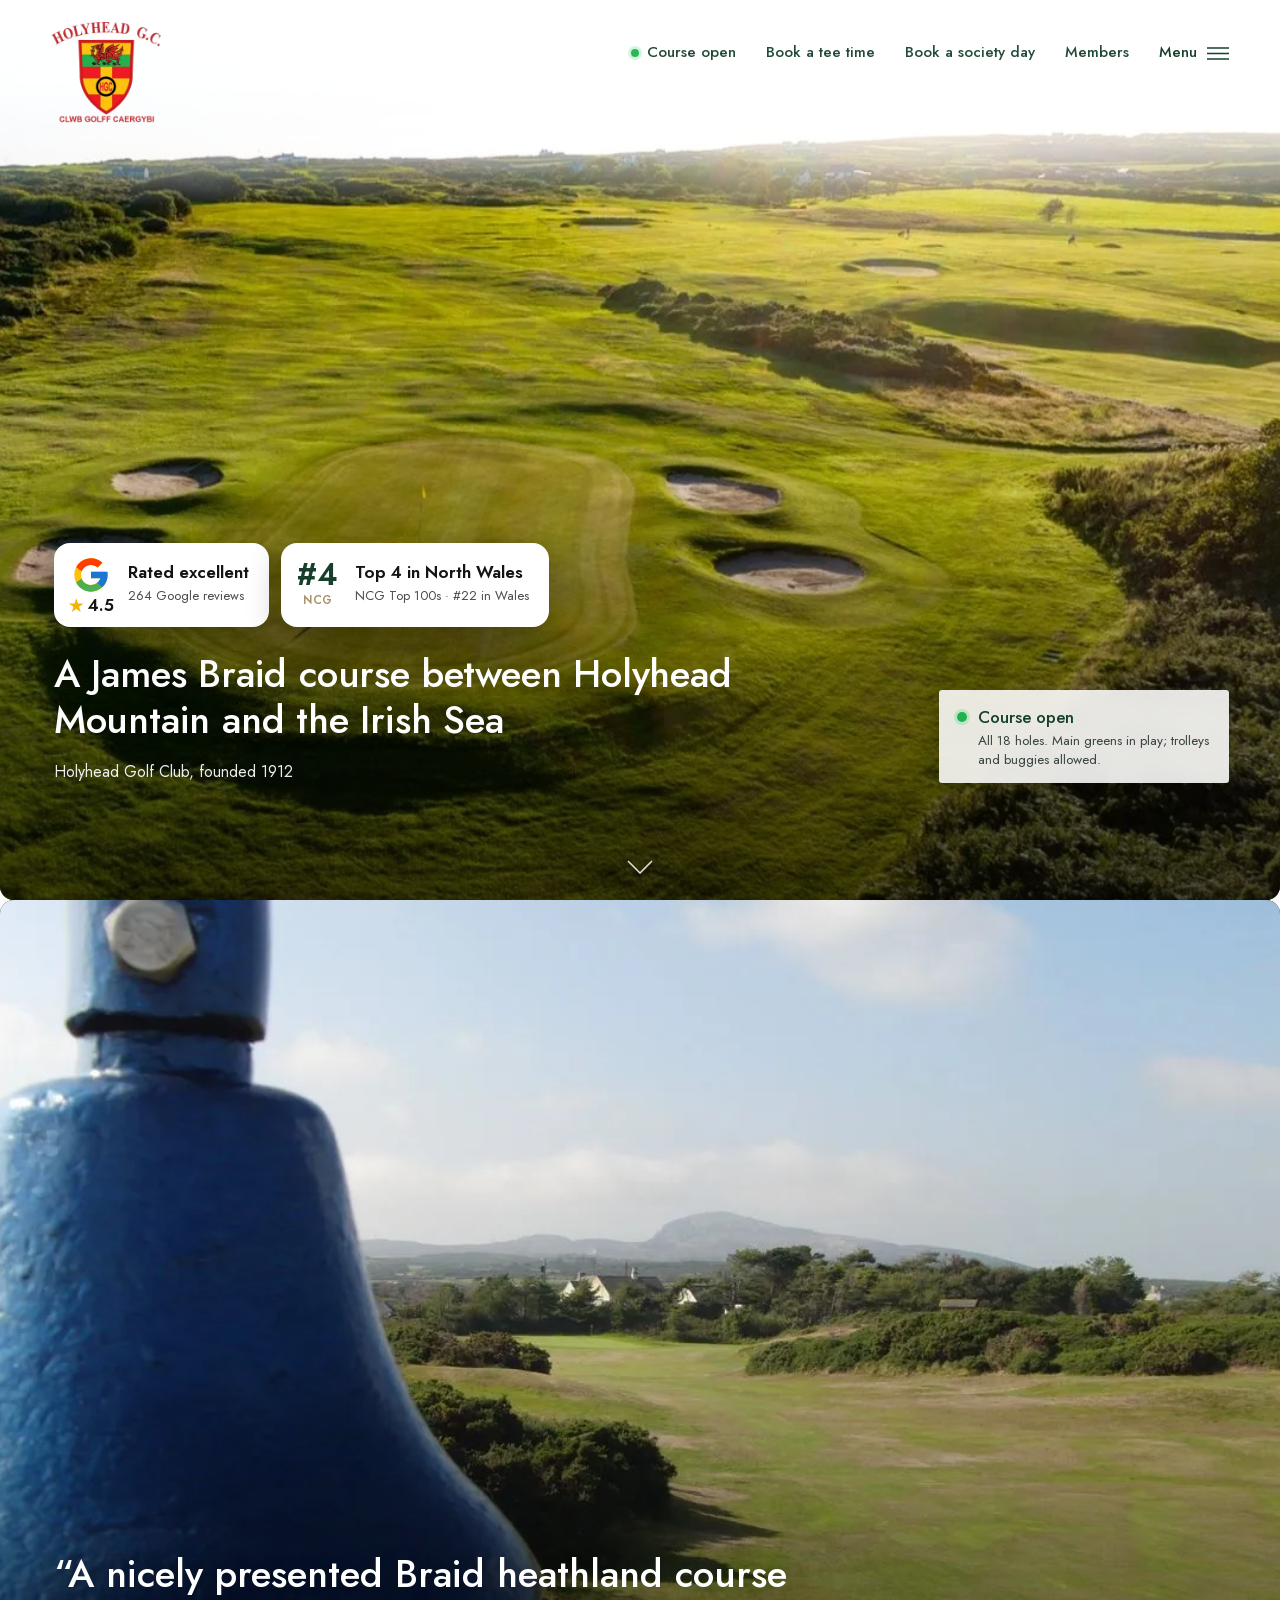
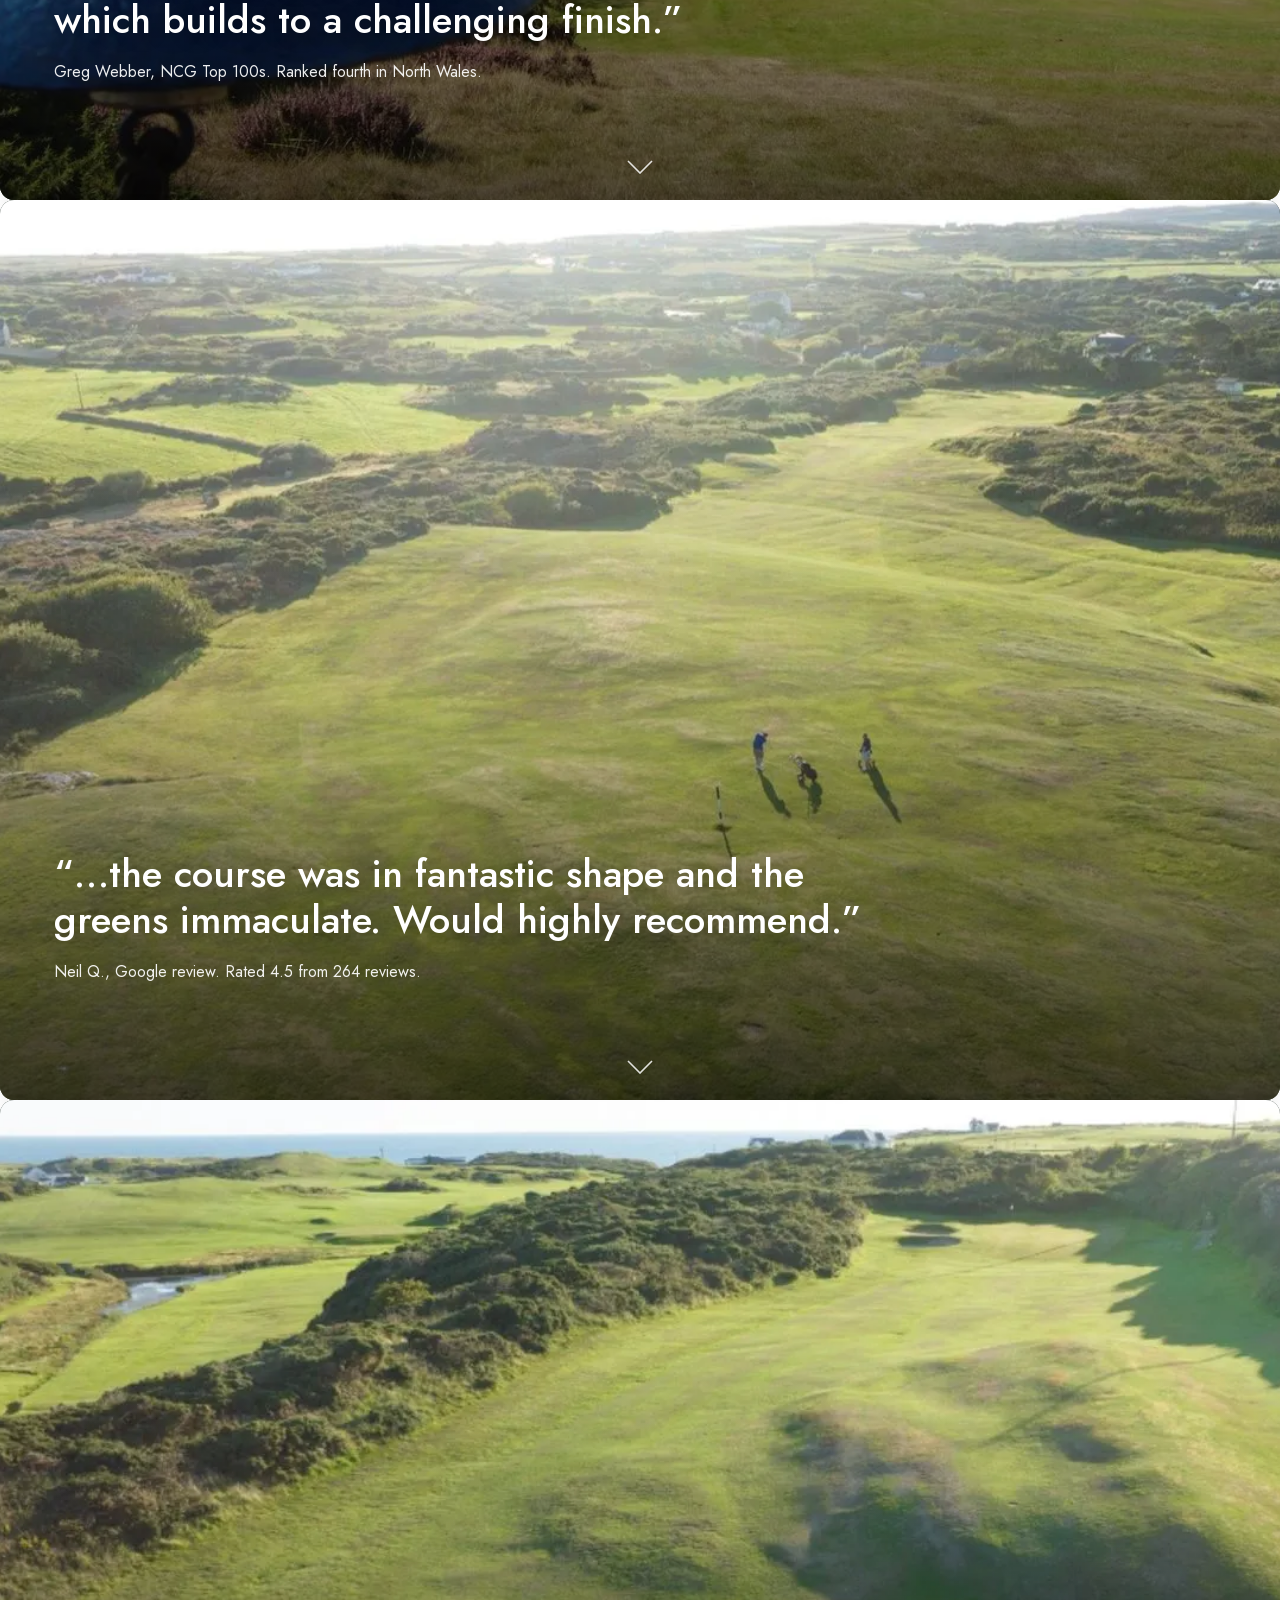
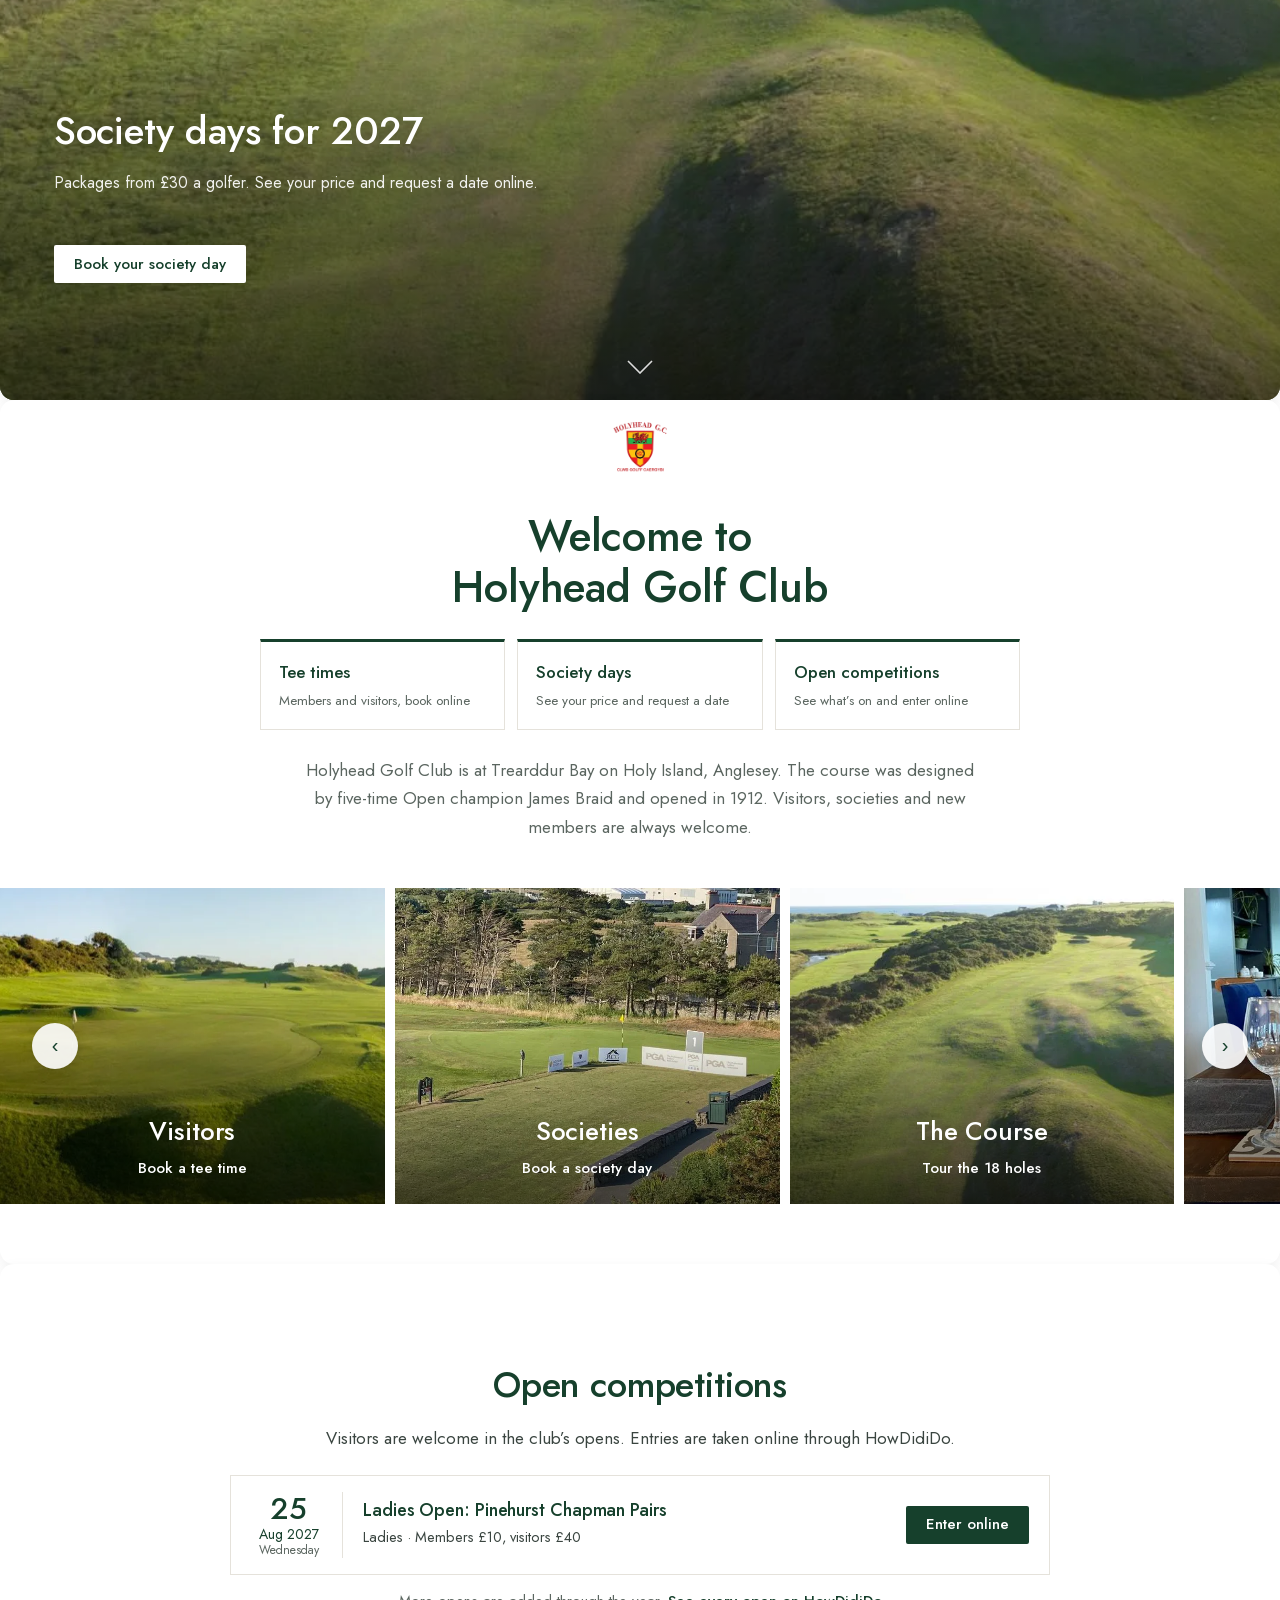
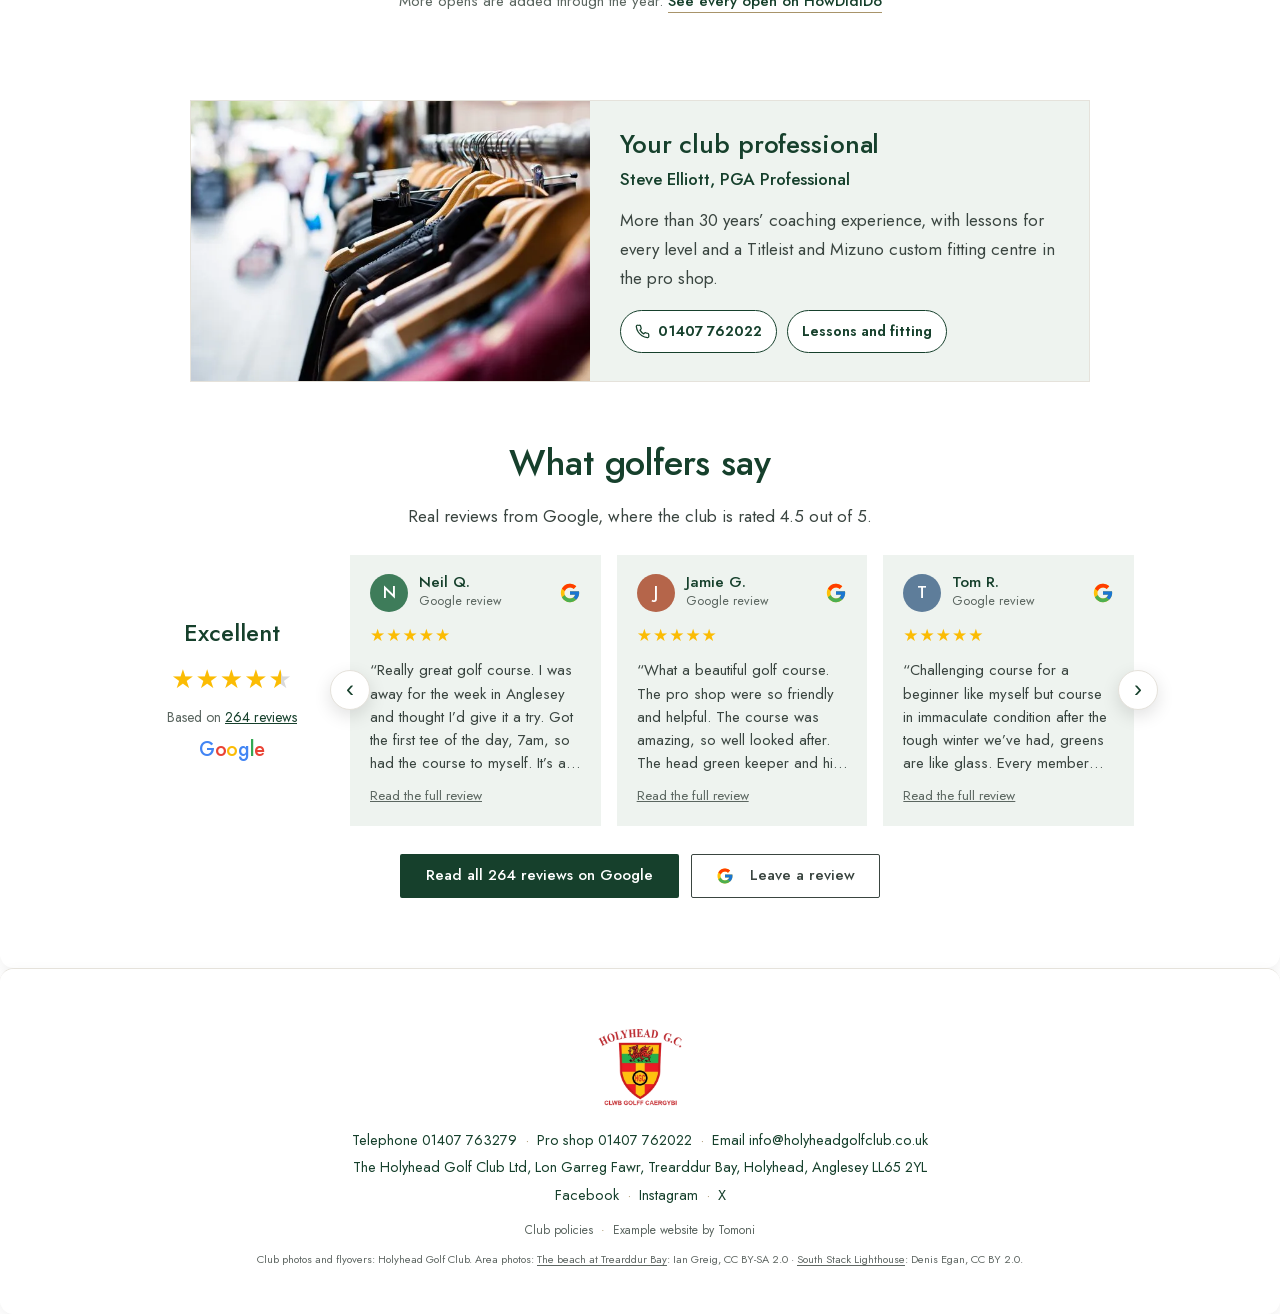
<file: index.html>
<!doctype html>
<html lang="en-GB" data-style="heritage" data-palette="green" class="panels">
<head>
<meta charset="utf-8"><meta name="viewport" content="width=device-width,initial-scale=1,viewport-fit=cover">
<title>Holyhead Golf Club | James Braid golf on Anglesey</title>
<meta name="description" content="James Braid course at Trearddur Bay, Anglesey, since 1912. Book a tee time, get a society price in seconds, and see every hole from the air.">
<meta name="robots" content="noindex">
<meta property="og:title" content="Holyhead Golf Club | James Braid golf on Anglesey"><meta property="og:description" content="Example website made by Tomoni for Holyhead Golf Club. James Braid course at Trearddur Bay, Anglesey, since 1912. Book a tee time, get a society price in seconds, and see every hole from the air."><meta property="og:image" content="https://tomwilliams92-hue.github.io/hgc-website-preview/img/share.jpg"><meta property="og:image:width" content="1200"><meta property="og:image:height" content="630"><meta property="og:url" content="https://tomwilliams92-hue.github.io/hgc-website-preview/"><meta property="og:type" content="website"><meta name="twitter:card" content="summary_large_image">
<link rel="icon" href="img/club/crest-64.png"><link rel="apple-touch-icon" href="img/club/crest-180.png">
<link rel="preconnect" href="https://api.open-meteo.com" crossorigin>
<link rel="stylesheet" href="css/site.css?v=e48c998c"><link rel="stylesheet" href="css/wl.css?v=7ede94a9">
<script type="application/ld+json">{"@context": "https://schema.org", "@type": "GolfCourse", "name": "Holyhead Golf Club", "alternateName": "Clwb Golff Caergybi", "address": {"@type": "PostalAddress", "streetAddress": "Lon Garreg Fawr, Trearddur Bay", "addressLocality": "Holyhead", "postalCode": "LL65 2YL", "addressCountry": "GB"}, "telephone": "+441407763279", "email": "info@holyheadgolfclub.co.uk", "geo": {"@type": "GeoCoordinates", "latitude": 53.2897, "longitude": -4.6315}, "foundingDate": "1912"}</script>
</head>
<body class="home">
<header class="wlhead"><a class="crest" href="index.html"><img src="img/club/crest-256.webp" alt="Holyhead Golf Club"></a>
<nav class="tl"><a class="lab status" data-cs="pill" href="course.html#status" title="All 18 holes; trolleys and buggies allowed"><i class="sdot"></i><span data-cy="Cwrs ar agor">Course open</span></a><a class="lab" href="https://holyhead.hub.clubv1.com/visitors/booking" target="_blank" rel="noopener" data-cy="Archebu amser ti">Book a tee time</a><a class="lab" href="societies.html#enquire" data-cy="Archebu diwrnod cymdeithas">Book a society day</a><a class="lab" href="https://holyhead.hub.clubv1.com/" target="_blank" rel="noopener" data-cy="Aelodau">Members</a><button class="menuinline lab" data-wlmenu aria-label="Menu"><span data-cy="Dewislen">Menu</span><svg viewBox="0 0 24 14" fill="none" stroke="currentColor" stroke-width="1.6"><path d="M0 1h24M0 7h24M0 13h24"/></svg></button></nav></header>
<button class="menubtn lab" data-wlmenu aria-label="Menu"><span>Menu</span><svg viewBox="0 0 24 14" fill="none" stroke="currentColor" stroke-width="1.6"><path d="M0 1h24M0 7h24M0 13h24"/></svg></button>
<div class="wlmenu"><div class="pic" style="background-image:url(img/club/aerial-bunkers-1400.webp)"><img src="img/club/crest-256.webp" alt=""></div>
<div class="list"><button class="close lab" data-wlmenu>Close <span style="font-size:22px;line-height:1">×</span></button><nav><a href="index.html" aria-current=page data-cy="Hafan">Home</a><a href="course.html" data-cy="Y Cwrs">The Course</a><a href="visitors.html" data-cy="Ymwelwyr">Visitors</a><a href="societies.html" data-cy="Cymdeithasau">Societies</a><a href="functions.html" data-cy="Achlysuron">Functions</a><a href="par5.html" data-cy="Lolfa Par 5">Par 5 Lounge</a><a href="stay.html" data-cy="Aros a chwarae">Stay and Play</a><a href="membership.html" data-cy="Aelodaeth">Membership</a><a href="pro.html" data-cy="Y Pro">Professional</a><a href="club.html" data-cy="Y Clwb">The Club</a><a href="contact.html" data-cy="Cysylltu">Contact</a></nav>
<div class="menucta"><a class="btn green sm" href="https://holyhead.hub.clubv1.com/visitors/booking" target="_blank" rel="noopener" data-cy="Archebu amser ti">Book a tee time</a><a class="btn green sm" href="societies.html#enquire" data-cy="Archebu diwrnod cymdeithas">Book a society day</a></div>
<div class="smalls lab"><a href="https://holyhead.hub.clubv1.com/" target="_blank" rel="noopener">Members area</a>
<span data-cs="line">Course status: open, all 18 holes<i class="sdot"></i></span><span data-wx-live hidden>Now <span data-wx="temp"></span>, wind <span data-wx="wind"></span></span>
<a href="tel:01407763279">Telephone 01407 763279</a><span class="langs"><button data-lang="en">English</button>/ <button data-lang="cy">Cymraeg</button></span></div></div></div>
<main>

<section class="panel" id="p1"><div class="bg"><img src="img/club/aerial-bunkers-1400.webp" srcset="img/club/aerial-bunkers-800.webp 800w, img/club/aerial-bunkers-1400.webp 1400w, img/club/aerial-bunkers.webp 2200w" sizes="100vw" alt="A green guarded by four bunkers, seen from the air" fetchpriority=high></div><div class="ytbg" data-yt="mBWGqHdxTMY"><div id="ytbg-player"></div></div>
<div class="txt"><div class="hbadges"><a class="hbadge" href="https://www.google.com/maps/place/Holyhead+Golf+Club/@53.2897128,-4.6314954,17z/data=!4m6!3m5!1s0x4865cac60dce248b:0x75101e83994d5975!8m2!3d53.2897128!4d-4.6314954!16s%2Fg%2F11bzv9h56_" target="_blank" rel="noopener"><span class="l"><svg class="g" viewBox="0 0 48 48" aria-label="Google"><path fill="#FFC107" d="M43.6 20.1H42V20H24v8h11.3C33.7 32.7 29.2 36 24 36c-6.6 0-12-5.4-12-12s5.4-12 12-12c3.1 0 5.8 1.2 8 3l5.7-5.7C34 6.1 29.3 4 24 4 13 4 4 13 4 24s9 20 20 20 20-9 20-20c0-1.3-.1-2.6-.4-3.9z"/><path fill="#FF3D00" d="m6.3 14.7 6.6 4.8C14.7 15.1 19 12 24 12c3.1 0 5.8 1.2 8 3l5.7-5.7C34 6.1 29.3 4 24 4 16.3 4 9.7 8.3 6.3 14.7z"/><path fill="#4CAF50" d="M24 44c5.2 0 9.9-2 13.4-5.2l-6.2-5.2C29.2 35.1 26.7 36 24 36c-5.2 0-9.6-3.3-11.3-7.9l-6.5 5C9.5 39.6 16.2 44 24 44z"/><path fill="#1976D2" d="M43.6 20.1H42V20H24v8h11.3c-.8 2.2-2.2 4.2-4.1 5.6l6.2 5.2C37 39.2 44 34 44 24c0-1.3-.1-2.6-.4-3.9z"/></svg><span><i>★</i>4.5</span></span><span class="r"><b>Rated excellent</b><small>264 Google reviews</small></span></a><div class="hbadge"><span class="l ncg"><b>#4</b><small>NCG</small></span><span class="r"><b>Top 4 in North Wales</b><small>NCG Top 100s · #22 in Wales</small></span></div></div><h1 data-cy="Cwrs James Braid rhwng Mynydd Tŵr a'r môr">A James Braid course between Holyhead Mountain and the Irish Sea</h1><span class="lab">Holyhead Golf Club, founded 1912</span></div>
<aside class="cond" aria-label="Conditions at the club">
<div class="c-status" data-cs="pill"><i class="sdot"></i><span data-cy="Cwrs ar agor">Course open</span></div>
<p class="c-detail" data-cs="detail">All 18 holes. Main greens in play; trolleys and buggies allowed.</p>
<div class="c-wx" data-wx-live hidden><span class="c-temp"><i class="wxi"></i><b data-wx="temp"></b><span data-wx="desc"></span></span>
<span class="c-wind"><span class="warrow"><svg viewBox="0 0 24 24" width="14" height="14" fill="none" stroke="currentColor" stroke-width="2.2" stroke-linecap="round" stroke-linejoin="round"><path d="M12 20V4M5.5 10.5L12 4l6.5 6.5"/></svg></span><span>Wind <span data-wx="wind"></span> <small data-wx="gust"></small></span></span><span class="c-sun" data-wx="sunset"></span></div>
<div class="c-live" data-wx-live hidden>Live weather, updated <span data-wx="at"></span></div></aside><span class="vidcap lab">The 10th from the air</span><button class="down" aria-label="Next"><svg width="26" height="14" viewBox="0 0 26 14" fill="none" stroke="currentColor" stroke-width="1.6"><path d="M1 1l12 12L25 1"/></svg></button></section>

<section class="panel"><div class="bg"><img class="left" src="img/club/bell-mountain-1400.webp" srcset="img/club/bell-mountain-800.webp 800w, img/club/bell-mountain-1400.webp 1400w, img/club/bell-mountain.webp 2200w" sizes="100vw" alt="The bell at the 10th with Holyhead Mountain behind" loading=lazy></div>
<div class="txt"><p class="q">“A nicely presented Braid heathland course which builds to a challenging finish.”</p><span class="lab">Greg Webber, NCG Top 100s. Ranked fourth in North Wales.</span></div><button class="down" aria-label="Next"><svg width="26" height="14" viewBox="0 0 26 14" fill="none" stroke="currentColor" stroke-width="1.6"><path d="M1 1l12 12L25 1"/></svg></button></section>

<section class="panel"><div class="bg"><img src="img/club/aerial-golfers-1400.webp" srcset="img/club/aerial-golfers-800.webp 800w, img/club/aerial-golfers-1400.webp 1400w, img/club/aerial-golfers.webp 2200w" sizes="100vw" alt="Golfers on a fairway between gorse, seen from the air" loading=lazy></div>
<div class="txt"><p class="q">“…the course was in fantastic shape and the greens immaculate. Would highly recommend.”</p><span class="lab">Neil Q., Google review. Rated 4.5 from 264 reviews.</span></div><button class="down" aria-label="Next"><svg width="26" height="14" viewBox="0 0 26 14" fill="none" stroke="currentColor" stroke-width="1.6"><path d="M1 1l12 12L25 1"/></svg></button></section>

<section class="panel"><div class="bg"><img src="img/club/aerial-dunes-1400.webp" srcset="img/club/aerial-dunes-800.webp 800w, img/club/aerial-dunes-1400.webp 1400w, img/club/aerial-dunes.webp 2200w" sizes="100vw" alt="Fairways winding through gorse and heather, seen from the air" loading=lazy></div>
<div class="txt"><h2>Society days for 2027</h2><span class="lab">Packages from £30 a golfer. See your price and request a date online.</span><br><a class="btn white sm" href="societies.html#enquire" data-cy="Archebu eich diwrnod cymdeithas">Book your society day</a></div><button class="down" aria-label="Next"><svg width="26" height="14" viewBox="0 0 26 14" fill="none" stroke="currentColor" stroke-width="1.6"><path d="M1 1l12 12L25 1"/></svg></button></section>

<section class="panel white"><img class="minicrest" src="img/club/crest-256.webp" alt="">
<div class="welcome"><h2 class="h1" data-cy="Croeso i Glwb Golff Caergybi">Welcome to<br>Holyhead Golf Club</h2><div class="qlinks"><a href="https://holyhead.hub.clubv1.com/visitors/booking" target="_blank" rel="noopener"><b>Tee times</b><small>Members and visitors, book online</small></a><a href="societies.html#enquire"><b>Society days</b><small>See your price and request a date</small></a><a href="#opens"><b>Open competitions</b><small>See what’s on and enter online</small></a></div>
<p>Holyhead Golf Club is at Trearddur Bay on Holy Island, Anglesey. The course was designed by five-time Open champion James Braid and opened in 1912. Visitors, societies and new members are always welcome.</p></div>
<div class="wltiles"><button class="arr l" aria-label="Previous">‹</button><div class="track"><a class="wtile" href="visitors.html"><img src="img/club/green-flag-800.webp" alt="" loading="lazy"><div class="t"><h3>Visitors</h3><span class="lab">Book a tee time</span></div></a><a class="wtile" href="societies.html"><img src="img/club/proam-tee-800.webp" alt="" loading="lazy"><div class="t"><h3>Societies</h3><span class="lab">Book a society day</span></div></a><a class="wtile" href="course.html"><img src="img/club/aerial-dunes-800.webp" alt="" loading="lazy"><div class="t"><h3>The Course</h3><span class="lab">Tour the 18 holes</span></div></a><a class="wtile" href="functions.html"><img src="img/club/dining-800.webp" alt="" loading="lazy"><div class="t"><h3>Functions</h3><span class="lab">Celebrations</span></div></a><a class="wtile" href="par5.html"><img src="img/club/roast-800.webp" alt="" loading="lazy"><div class="t"><h3>Par 5 Lounge</h3><span class="lab">Menus and tables</span></div></a><a class="wtile" href="stay.html"><img src="img/club/apartments-800.webp" alt="" loading="lazy"><div class="t"><h3>Stay and Play</h3><span class="lab">Apartments</span></div></a><a class="wtile" href="membership.html"><img src="img/club/aerial-sea-800.webp" alt="" loading="lazy"><div class="t"><h3>Membership</h3><span class="lab">Join us</span></div></a><a class="wtile" href="pro.html"><img src="img/club/proshop-800.webp" alt="" loading="lazy"><div class="t"><h3>Professional</h3><span class="lab">Lessons and fitting</span></div></a></div><button class="arr r" aria-label="Next">›</button></div></section>

<section class="panel white more"><section class="col wide block opens" id="opens"><h2>Open competitions</h2><p class="lead">Visitors are welcome in the club’s opens. Entries are taken online through HowDidiDo.</p><div class="openlist"><article class="oe"><div class="dt"><b>25</b><span>Aug 2027</span><small>Wednesday</small></div><div class="ot"><h3>Ladies Open: Pinehurst Chapman Pairs</h3><p>Ladies · Members £10, visitors £40</p></div><a class="btn green sm" href="https://www.howdidido.com/Directory/OpenCompetitions/1818" target="_blank" rel="noopener">Enter online</a></article></div><p class="small muted" style="text-align:center;margin-top:14px">More opens are added through the year. <a class="link" href="https://www.howdidido.com/Directory/OpenCompetitions/1818" target="_blank" rel="noopener">See every open on HowDidiDo</a></p></section><section class="col wide block"><div class="procard"><img src="img/club/proshop-800.webp" alt="Clothing in the pro shop" loading="lazy"><div class="pt"><h2>Your club professional</h2><p class="who">Steve Elliott, PGA Professional</p><p>More than 30 years’ coaching experience, with lessons for every level and a Titleist and Mizuno custom fitting centre in the pro shop.</p><div class="pbtns"><a class="pill" href="tel:01407762022"><svg viewBox="0 0 24 24" width="15" height="15" fill="none" stroke="currentColor" stroke-width="2" stroke-linecap="round" stroke-linejoin="round"><path d="M22 16.9v3a2 2 0 0 1-2.2 2 19.8 19.8 0 0 1-8.6-3.1 19.5 19.5 0 0 1-6-6A19.8 19.8 0 0 1 2.1 4.2 2 2 0 0 1 4.1 2h3a2 2 0 0 1 2 1.7c.1.9.4 1.8.7 2.7a2 2 0 0 1-.5 2.1L8 9.8a16 16 0 0 0 6 6l1.3-1.3a2 2 0 0 1 2.1-.4c.9.3 1.8.6 2.7.7a2 2 0 0 1 1.7 2z"/></svg>01407 762022</a><a class="pill" href="pro.html">Lessons and fitting</a></div></div></div></section><section class="col wide block reviews"><h2>What golfers say</h2><p class="lead">Real reviews from Google, where the club is rated 4.5 out of 5.</p><div class="rv-wrap"><a class="rv-sum" href="https://www.google.com/maps/place/Holyhead+Golf+Club/@53.2897128,-4.6314954,17z/data=!4m6!3m5!1s0x4865cac60dce248b:0x75101e83994d5975!8m2!3d53.2897128!4d-4.6314954!16s%2Fg%2F11bzv9h56_" target="_blank" rel="noopener"><b>Excellent</b><span class="stars" style="--r:4.5">★★★★★</span><small>Based on <u>264 reviews</u></small><span class="gword"><i style="color:#4285F4">G</i><i style="color:#EA4335">o</i><i style="color:#FBBC05">o</i><i style="color:#4285F4">g</i><i style="color:#34A853">l</i><i style="color:#EA4335">e</i></span></a><div class="rv-car"><button type="button" class="rv-arr prev" aria-label="Previous reviews">‹</button><div class="rv-track"><figure class="grv"><div class="rv-top"><span class="av" style="background:#3E7C5A">N</span><div><b>Neil Q.</b><small>Google review</small></div><svg class="g" viewBox="0 0 48 48" aria-label="Google"><path fill="#FFC107" d="M43.6 20.1H42V20H24v8h11.3C33.7 32.7 29.2 36 24 36c-6.6 0-12-5.4-12-12s5.4-12 12-12c3.1 0 5.8 1.2 8 3l5.7-5.7C34 6.1 29.3 4 24 4 13 4 4 13 4 24s9 20 20 20 20-9 20-20c0-1.3-.1-2.6-.4-3.9z"/><path fill="#FF3D00" d="m6.3 14.7 6.6 4.8C14.7 15.1 19 12 24 12c3.1 0 5.8 1.2 8 3l5.7-5.7C34 6.1 29.3 4 24 4 16.3 4 9.7 8.3 6.3 14.7z"/><path fill="#4CAF50" d="M24 44c5.2 0 9.9-2 13.4-5.2l-6.2-5.2C29.2 35.1 26.7 36 24 36c-5.2 0-9.6-3.3-11.3-7.9l-6.5 5C9.5 39.6 16.2 44 24 44z"/><path fill="#1976D2" d="M43.6 20.1H42V20H24v8h11.3c-.8 2.2-2.2 4.2-4.1 5.6l6.2 5.2C37 39.2 44 34 44 24c0-1.3-.1-2.6-.4-3.9z"/></svg></div><div class="st">★★★★★</div><blockquote>“Really great golf course. I was away for the week in Anglesey and thought I’d give it a try. Got the first tee of the day, 7am, so had the course to myself. It’s a tough course, with some blind tee shots and greens, and was windy when I played but the course was in fantastic shape and the greens immaculate. Would highly recommend.”</blockquote><a class="more" href="https://www.google.com/maps/place/Holyhead+Golf+Club/@53.2897128,-4.6314954,17z/data=!4m6!3m5!1s0x4865cac60dce248b:0x75101e83994d5975!8m2!3d53.2897128!4d-4.6314954!16s%2Fg%2F11bzv9h56_" target="_blank" rel="noopener" aria-label="Read Neil Q.’s full review on Google">Read the full review</a></figure><figure class="grv"><div class="rv-top"><span class="av" style="background:#B5654A">J</span><div><b>Jamie G.</b><small>Google review</small></div><svg class="g" viewBox="0 0 48 48" aria-label="Google"><path fill="#FFC107" d="M43.6 20.1H42V20H24v8h11.3C33.7 32.7 29.2 36 24 36c-6.6 0-12-5.4-12-12s5.4-12 12-12c3.1 0 5.8 1.2 8 3l5.7-5.7C34 6.1 29.3 4 24 4 13 4 4 13 4 24s9 20 20 20 20-9 20-20c0-1.3-.1-2.6-.4-3.9z"/><path fill="#FF3D00" d="m6.3 14.7 6.6 4.8C14.7 15.1 19 12 24 12c3.1 0 5.8 1.2 8 3l5.7-5.7C34 6.1 29.3 4 24 4 16.3 4 9.7 8.3 6.3 14.7z"/><path fill="#4CAF50" d="M24 44c5.2 0 9.9-2 13.4-5.2l-6.2-5.2C29.2 35.1 26.7 36 24 36c-5.2 0-9.6-3.3-11.3-7.9l-6.5 5C9.5 39.6 16.2 44 24 44z"/><path fill="#1976D2" d="M43.6 20.1H42V20H24v8h11.3c-.8 2.2-2.2 4.2-4.1 5.6l6.2 5.2C37 39.2 44 34 44 24c0-1.3-.1-2.6-.4-3.9z"/></svg></div><div class="st">★★★★★</div><blockquote>“What a beautiful golf course. The pro shop were so friendly and helpful. The course was amazing, so well looked after. The head green keeper and his staff should give themselves a pat on the back.”</blockquote><a class="more" href="https://www.google.com/maps/place/Holyhead+Golf+Club/@53.2897128,-4.6314954,17z/data=!4m6!3m5!1s0x4865cac60dce248b:0x75101e83994d5975!8m2!3d53.2897128!4d-4.6314954!16s%2Fg%2F11bzv9h56_" target="_blank" rel="noopener" aria-label="Read Jamie G.’s full review on Google">Read the full review</a></figure><figure class="grv"><div class="rv-top"><span class="av" style="background:#5E7D9A">T</span><div><b>Tom R.</b><small>Google review</small></div><svg class="g" viewBox="0 0 48 48" aria-label="Google"><path fill="#FFC107" d="M43.6 20.1H42V20H24v8h11.3C33.7 32.7 29.2 36 24 36c-6.6 0-12-5.4-12-12s5.4-12 12-12c3.1 0 5.8 1.2 8 3l5.7-5.7C34 6.1 29.3 4 24 4 13 4 4 13 4 24s9 20 20 20 20-9 20-20c0-1.3-.1-2.6-.4-3.9z"/><path fill="#FF3D00" d="m6.3 14.7 6.6 4.8C14.7 15.1 19 12 24 12c3.1 0 5.8 1.2 8 3l5.7-5.7C34 6.1 29.3 4 24 4 16.3 4 9.7 8.3 6.3 14.7z"/><path fill="#4CAF50" d="M24 44c5.2 0 9.9-2 13.4-5.2l-6.2-5.2C29.2 35.1 26.7 36 24 36c-5.2 0-9.6-3.3-11.3-7.9l-6.5 5C9.5 39.6 16.2 44 24 44z"/><path fill="#1976D2" d="M43.6 20.1H42V20H24v8h11.3c-.8 2.2-2.2 4.2-4.1 5.6l6.2 5.2C37 39.2 44 34 44 24c0-1.3-.1-2.6-.4-3.9z"/></svg></div><div class="st">★★★★★</div><blockquote>“Challenging course for a beginner like myself but course in immaculate condition after the tough winter we’ve had, greens are like glass. Every member I’ve come across and club pro & staff have all been very friendly.”</blockquote><a class="more" href="https://www.google.com/maps/place/Holyhead+Golf+Club/@53.2897128,-4.6314954,17z/data=!4m6!3m5!1s0x4865cac60dce248b:0x75101e83994d5975!8m2!3d53.2897128!4d-4.6314954!16s%2Fg%2F11bzv9h56_" target="_blank" rel="noopener" aria-label="Read Tom R.’s full review on Google">Read the full review</a></figure><figure class="grv"><div class="rv-top"><span class="av" style="background:#7A5BA6">N</span><div><b>Nick</b><small>Google review</small></div><svg class="g" viewBox="0 0 48 48" aria-label="Google"><path fill="#FFC107" d="M43.6 20.1H42V20H24v8h11.3C33.7 32.7 29.2 36 24 36c-6.6 0-12-5.4-12-12s5.4-12 12-12c3.1 0 5.8 1.2 8 3l5.7-5.7C34 6.1 29.3 4 24 4 13 4 4 13 4 24s9 20 20 20 20-9 20-20c0-1.3-.1-2.6-.4-3.9z"/><path fill="#FF3D00" d="m6.3 14.7 6.6 4.8C14.7 15.1 19 12 24 12c3.1 0 5.8 1.2 8 3l5.7-5.7C34 6.1 29.3 4 24 4 16.3 4 9.7 8.3 6.3 14.7z"/><path fill="#4CAF50" d="M24 44c5.2 0 9.9-2 13.4-5.2l-6.2-5.2C29.2 35.1 26.7 36 24 36c-5.2 0-9.6-3.3-11.3-7.9l-6.5 5C9.5 39.6 16.2 44 24 44z"/><path fill="#1976D2" d="M43.6 20.1H42V20H24v8h11.3c-.8 2.2-2.2 4.2-4.1 5.6l6.2 5.2C37 39.2 44 34 44 24c0-1.3-.1-2.6-.4-3.9z"/></svg></div><div class="st">★★★★★</div><blockquote>“Nice well maintained course, even in this dry weather. Greens were looked after. If you want a more challenging course then this is ideal…”</blockquote><a class="more" href="https://www.google.com/maps/place/Holyhead+Golf+Club/@53.2897128,-4.6314954,17z/data=!4m6!3m5!1s0x4865cac60dce248b:0x75101e83994d5975!8m2!3d53.2897128!4d-4.6314954!16s%2Fg%2F11bzv9h56_" target="_blank" rel="noopener" aria-label="Read Nick’s full review on Google">Read the full review</a></figure></div><button type="button" class="rv-arr next" aria-label="More reviews">›</button></div></div><div class="rv-btns"><a class="btn green" href="https://www.google.com/maps/place/Holyhead+Golf+Club/@53.2897128,-4.6314954,17z/data=!4m6!3m5!1s0x4865cac60dce248b:0x75101e83994d5975!8m2!3d53.2897128!4d-4.6314954!16s%2Fg%2F11bzv9h56_" target="_blank" rel="noopener">Read all 264 reviews on Google</a><a class="btn ghost" href="https://www.google.com/maps/place/Holyhead+Golf+Club/@53.2897128,-4.6314954,17z/data=!4m6!3m5!1s0x4865cac60dce248b:0x75101e83994d5975!8m2!3d53.2897128!4d-4.6314954!16s%2Fg%2F11bzv9h56_" target="_blank" rel="noopener"><svg class="g" viewBox="0 0 48 48" aria-label="Google"><path fill="#FFC107" d="M43.6 20.1H42V20H24v8h11.3C33.7 32.7 29.2 36 24 36c-6.6 0-12-5.4-12-12s5.4-12 12-12c3.1 0 5.8 1.2 8 3l5.7-5.7C34 6.1 29.3 4 24 4 13 4 4 13 4 24s9 20 20 20 20-9 20-20c0-1.3-.1-2.6-.4-3.9z"/><path fill="#FF3D00" d="m6.3 14.7 6.6 4.8C14.7 15.1 19 12 24 12c3.1 0 5.8 1.2 8 3l5.7-5.7C34 6.1 29.3 4 24 4 16.3 4 9.7 8.3 6.3 14.7z"/><path fill="#4CAF50" d="M24 44c5.2 0 9.9-2 13.4-5.2l-6.2-5.2C29.2 35.1 26.7 36 24 36c-5.2 0-9.6-3.3-11.3-7.9l-6.5 5C9.5 39.6 16.2 44 24 44z"/><path fill="#1976D2" d="M43.6 20.1H42V20H24v8h11.3c-.8 2.2-2.2 4.2-4.1 5.6l6.2 5.2C37 39.2 44 34 44 24c0-1.3-.1-2.6-.4-3.9z"/></svg>Leave a review</a></div></section></section>

<section class="panel foot"><footer class="wlfoot"><img src="img/club/crest-256.webp" alt="Holyhead Golf Club crest">
<div><span class="nw">Telephone <a href="tel:01407763279">01407 763279</a></span><span class="dotsep">·</span><span class="nw">Pro shop <a href="tel:01407762022">01407 762022</a></span><span class="dotsep">·</span><span class="nw">Email <a href="mailto:info@holyheadgolfclub.co.uk">info@holyheadgolfclub.co.uk</a></span></div>
<div>The Holyhead Golf Club Ltd, Lon Garreg Fawr, Trearddur Bay, Holyhead, Anglesey LL65 2YL</div>
<div><a href="https://www.facebook.com/holyheadgolfclub" target="_blank" rel="noopener">Facebook</a><span class="dotsep">·</span><a href="https://www.instagram.com/holyheadgolfclub" target="_blank" rel="noopener">Instagram</a><span class="dotsep">·</span><a href="https://www.twitter.com/holyheadgc" target="_blank" rel="noopener">X</a></div>
<div class="fine">Club policies<span class="dotsep">·</span>Example website by Tomoni</div>
<div class="credit">Club photos and flyovers: Holyhead Golf Club. Area photos: <a href="https://commons.wikimedia.org/wiki/File:The_beach_at_Trearddur_Bay_-_geograph.org.uk_-_3482022.jpg" target="_blank" rel="noopener">The beach at Trearddur Bay</a>: Ian Greig, CC BY-SA 2.0 · <a href="https://commons.wikimedia.org/wiki/File:South_Stack_Lighthouse,_Wales-28May2007b.jpg" target="_blank" rel="noopener">South Stack Lighthouse</a>: Denis Egan, CC BY 2.0.</div></footer></section>
</main>

<div class="ask"><div class="win"><div class="hd"><img src="img/club/crest-256.webp" alt=""><span><b>Ask the club</b><small>Answers from the club's own information</small></span><button aria-label="Close">×</button></div>
<div class="log"></div><div class="qs"><button>Green fees today?</button><button>Society prices</button><button>Is the course open?</button><button>Dress code</button><button>Bar opening times</button><button>Book a function</button></div>
<form><input placeholder="Type a question…" aria-label="Your question"><button>Ask</button></form><div class="note"> Answers only from the club's own information. Anything else goes to the office.</div></div>
<button class="bubble" aria-label="Ask the club"><i><svg width="20" height="20" viewBox="0 0 24 24" fill="none" stroke="currentColor" stroke-width="2.2"><path d="M21 12a8 8 0 0 1-11.6 7.1L4 20l1-4.6A8 8 0 1 1 21 12z"/></svg></i><span>Ask the club</span></button></div>
<div class="designpill"><button class="dp-open">Example site</button><div class="dp-panel"><b>Example website for Holyhead Golf Club</b><br>Made by Tomoni. Not live; forms send nothing.<br><a href="admin/">Try the office editor</a>
<div class="sw">Colours <button class="dot" title="Club green" style="background:#16402c" data-set-palette="green"></button><button class="dot" title="Navy" style="background:#002b60" data-set-palette="navy"></button><button class="dot" title="Burgundy" style="background:#6a1d29" data-set-palette="burgundy"></button></div></div></div>
<div class="modal" id="modal"><div class="box"></div></div>
<script src="js/data.js?v=e87685d6"></script><script src="js/site.js?v=c0321c52"></script><script src="js/wl.js?v=2dc6be85"></script>
</body></html>
</file>
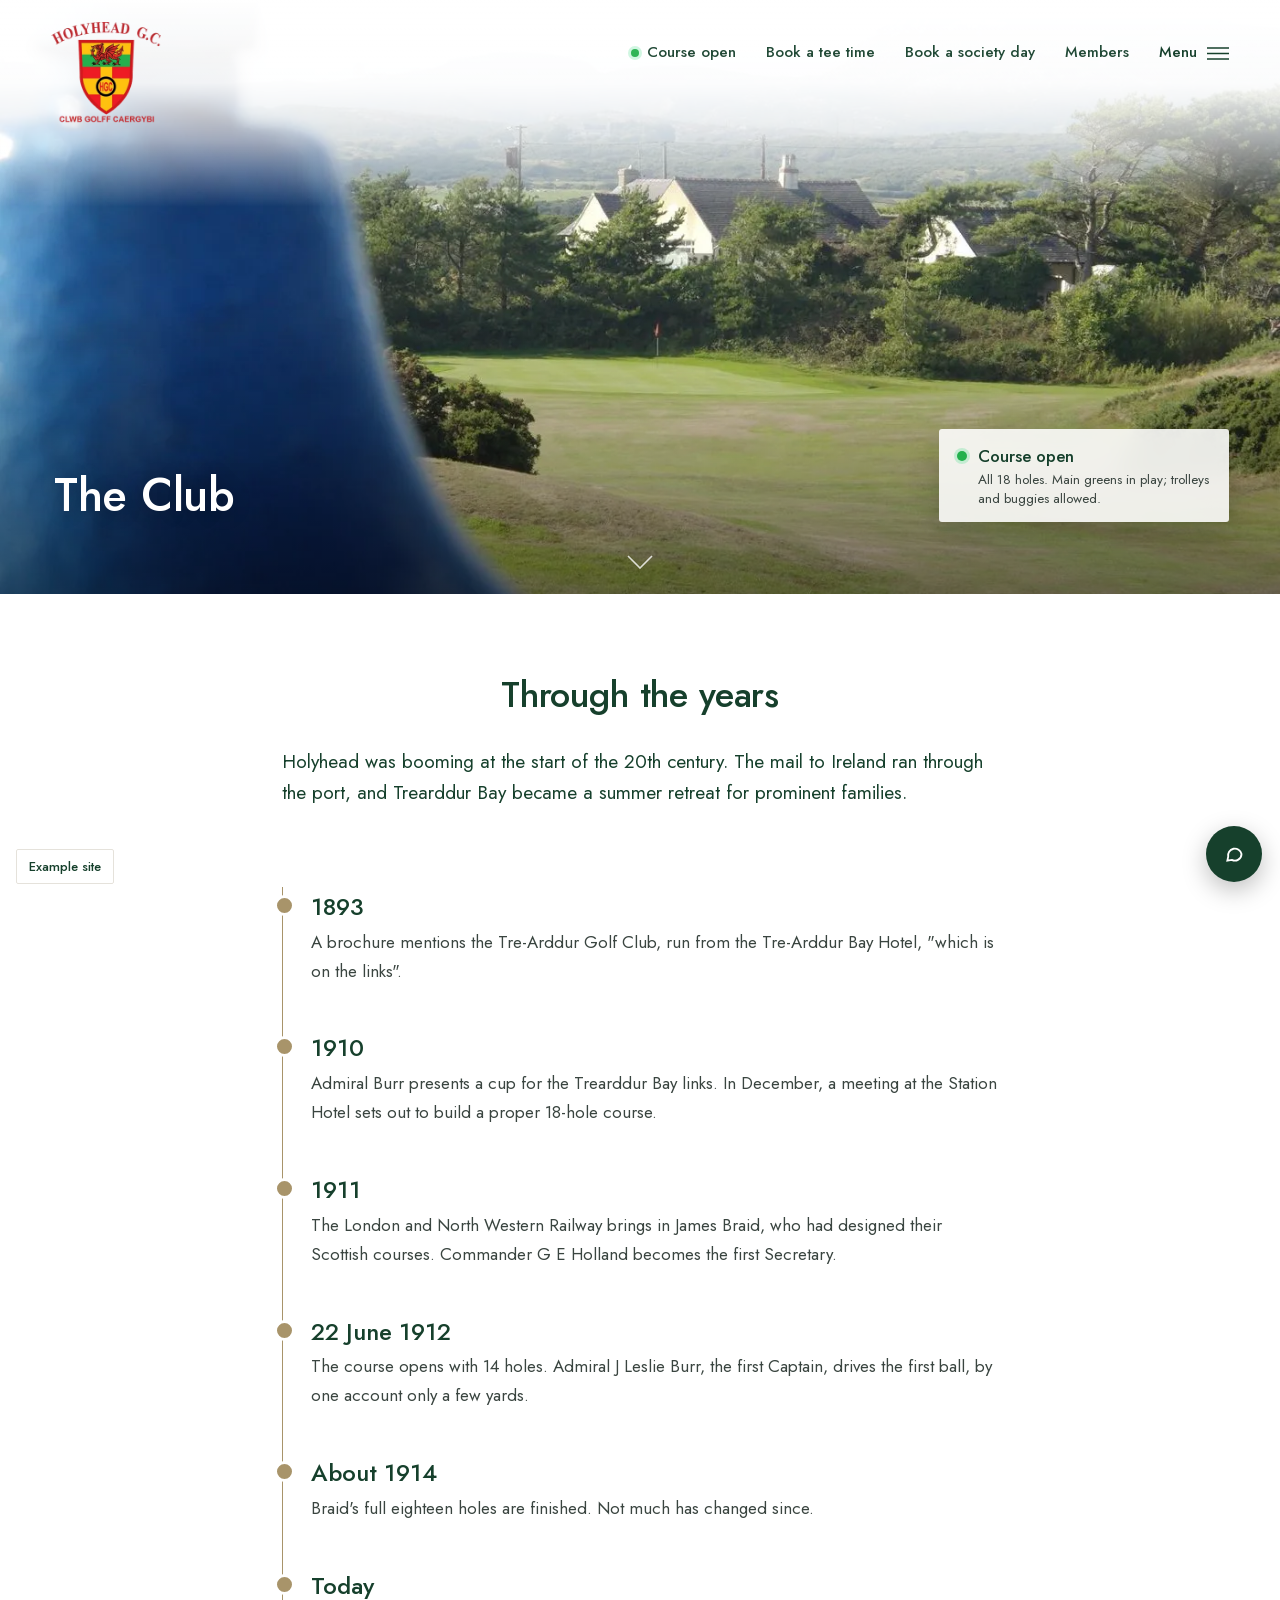
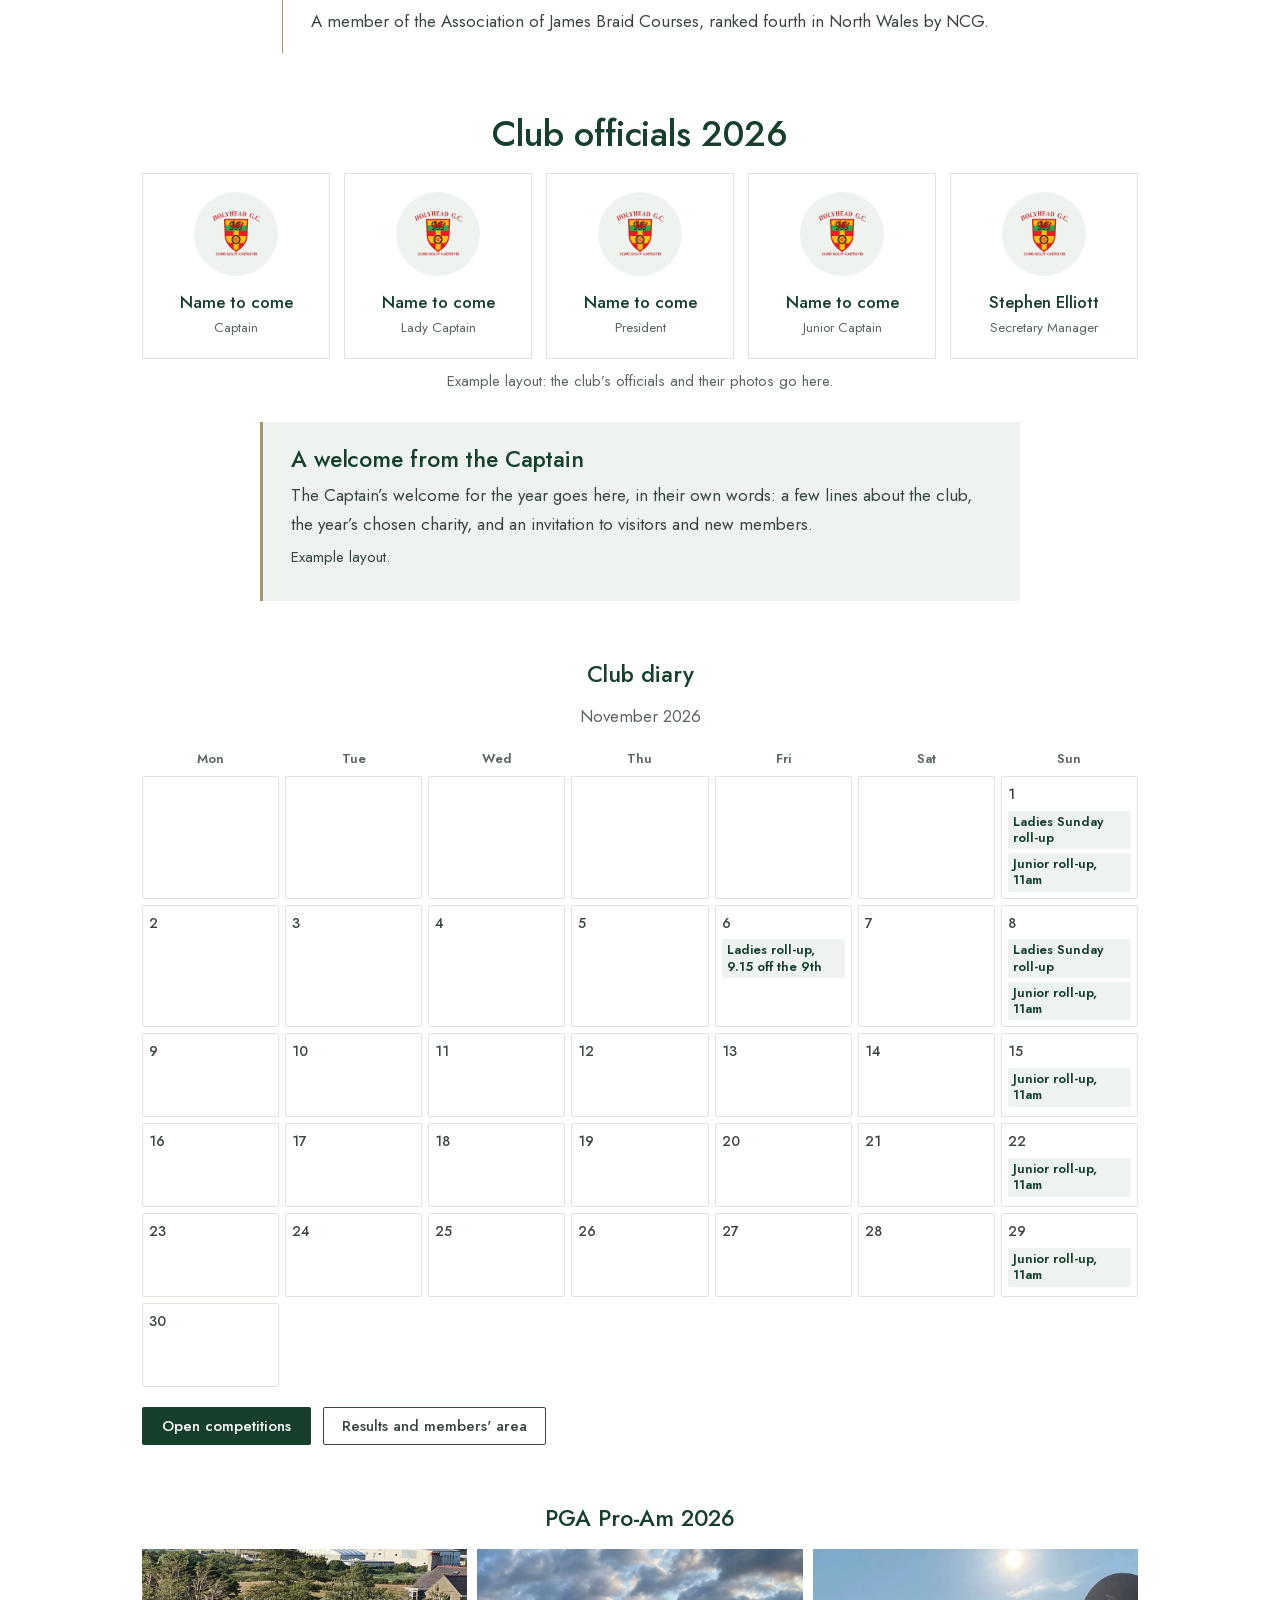
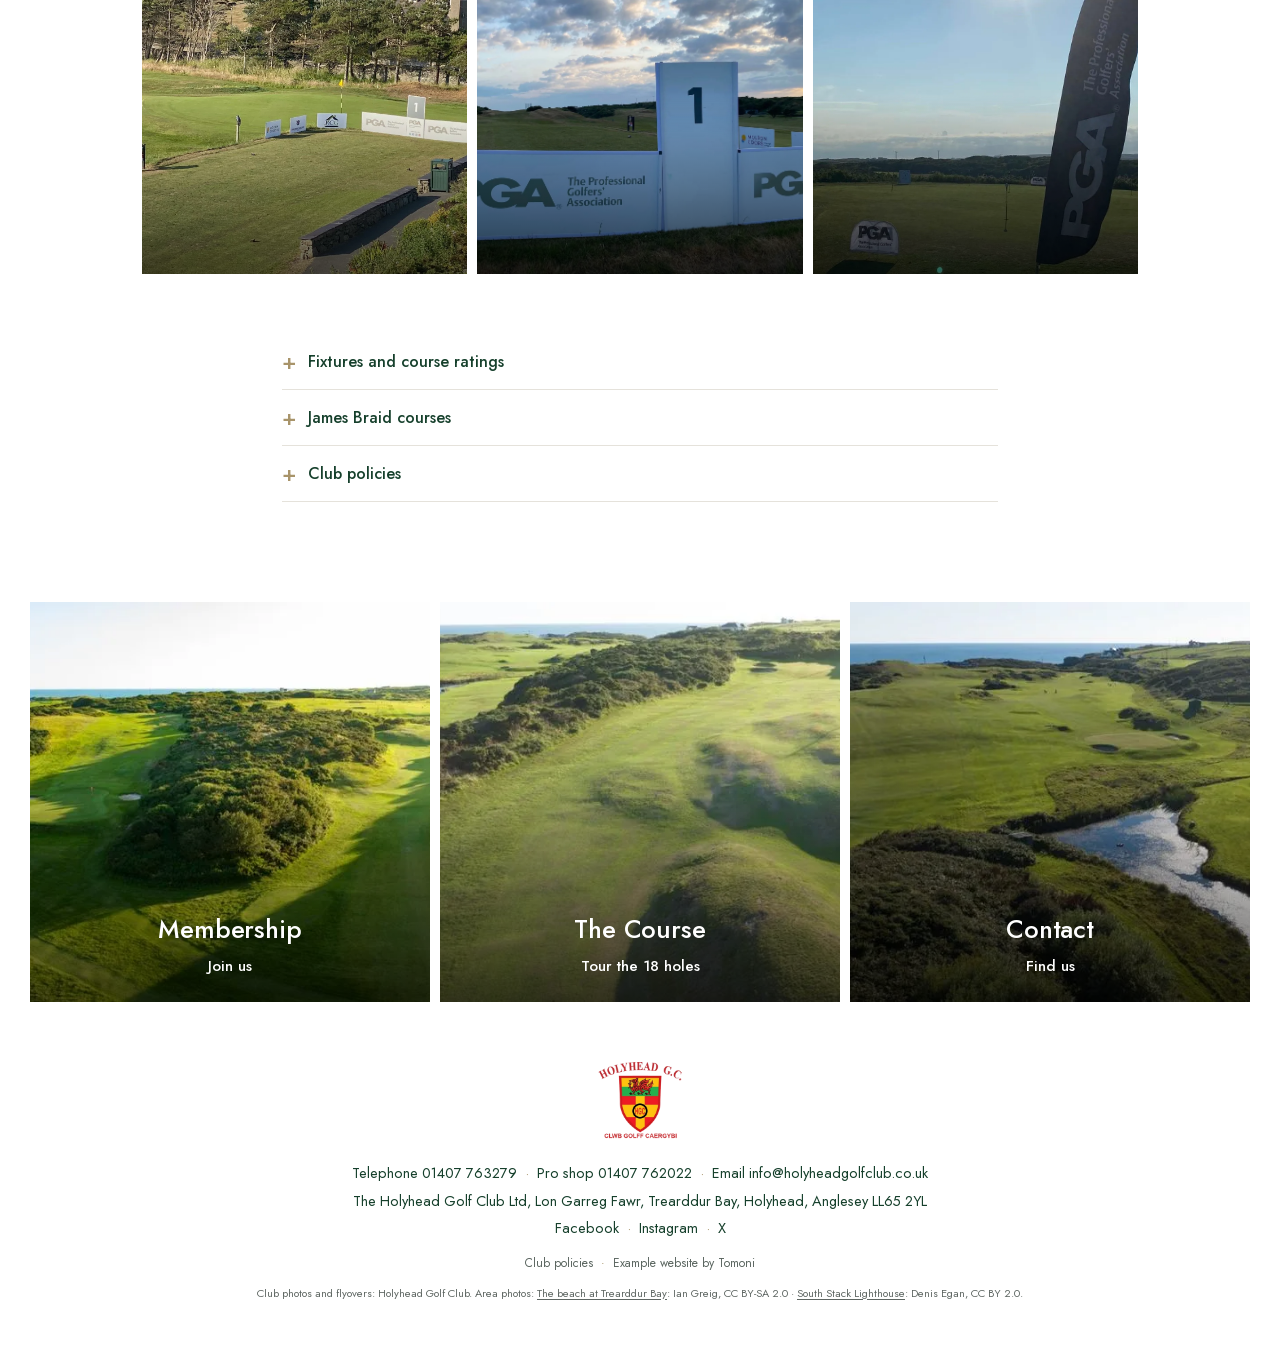
<file: club.html>
<!doctype html>
<html lang="en-GB" data-style="heritage" data-palette="green">
<head>
<meta charset="utf-8"><meta name="viewport" content="width=device-width,initial-scale=1,viewport-fit=cover">
<title>The Club | Holyhead Golf Club</title>
<meta name="description" content="History of Holyhead Golf Club since 1912, the club diary, open competitions and the PGA Pro-Am.">
<meta name="robots" content="noindex">
<meta property="og:title" content="The Club | Holyhead Golf Club"><meta property="og:description" content="Example website made by Tomoni for Holyhead Golf Club. History of Holyhead Golf Club since 1912, the club diary, open competitions and the PGA Pro-Am."><meta property="og:image" content="https://tomwilliams92-hue.github.io/hgc-website-preview/img/share.jpg"><meta property="og:image:width" content="1200"><meta property="og:image:height" content="630"><meta property="og:url" content="https://tomwilliams92-hue.github.io/hgc-website-preview/club.html"><meta property="og:type" content="website"><meta name="twitter:card" content="summary_large_image">
<link rel="icon" href="img/club/crest-64.png"><link rel="apple-touch-icon" href="img/club/crest-180.png">
<link rel="preconnect" href="https://api.open-meteo.com" crossorigin>
<link rel="stylesheet" href="css/site.css?v=e48c998c"><link rel="stylesheet" href="css/wl.css?v=7ede94a9">
<script type="application/ld+json">{"@context": "https://schema.org", "@type": "GolfCourse", "name": "Holyhead Golf Club", "alternateName": "Clwb Golff Caergybi", "address": {"@type": "PostalAddress", "streetAddress": "Lon Garreg Fawr, Trearddur Bay", "addressLocality": "Holyhead", "postalCode": "LL65 2YL", "addressCountry": "GB"}, "telephone": "+441407763279", "email": "info@holyheadgolfclub.co.uk", "geo": {"@type": "GeoCoordinates", "latitude": 53.2897, "longitude": -4.6315}, "foundingDate": "1912"}</script>
</head>
<body class="">
<header class="wlhead"><a class="crest" href="index.html"><img src="img/club/crest-256.webp" alt="Holyhead Golf Club"></a>
<nav class="tl"><a class="lab status" data-cs="pill" href="course.html#status" title="All 18 holes; trolleys and buggies allowed"><i class="sdot"></i><span data-cy="Cwrs ar agor">Course open</span></a><a class="lab" href="https://holyhead.hub.clubv1.com/visitors/booking" target="_blank" rel="noopener" data-cy="Archebu amser ti">Book a tee time</a><a class="lab" href="societies.html#enquire" data-cy="Archebu diwrnod cymdeithas">Book a society day</a><a class="lab" href="https://holyhead.hub.clubv1.com/" target="_blank" rel="noopener" data-cy="Aelodau">Members</a><button class="menuinline lab" data-wlmenu aria-label="Menu"><span data-cy="Dewislen">Menu</span><svg viewBox="0 0 24 14" fill="none" stroke="currentColor" stroke-width="1.6"><path d="M0 1h24M0 7h24M0 13h24"/></svg></button></nav></header>
<button class="menubtn lab" data-wlmenu aria-label="Menu"><span>Menu</span><svg viewBox="0 0 24 14" fill="none" stroke="currentColor" stroke-width="1.6"><path d="M0 1h24M0 7h24M0 13h24"/></svg></button>
<div class="wlmenu"><div class="pic" style="background-image:url(img/club/aerial-bunkers-1400.webp)"><img src="img/club/crest-256.webp" alt=""></div>
<div class="list"><button class="close lab" data-wlmenu>Close <span style="font-size:22px;line-height:1">×</span></button><nav><a href="index.html" data-cy="Hafan">Home</a><a href="course.html" data-cy="Y Cwrs">The Course</a><a href="visitors.html" data-cy="Ymwelwyr">Visitors</a><a href="societies.html" data-cy="Cymdeithasau">Societies</a><a href="functions.html" data-cy="Achlysuron">Functions</a><a href="par5.html" data-cy="Lolfa Par 5">Par 5 Lounge</a><a href="stay.html" data-cy="Aros a chwarae">Stay and Play</a><a href="membership.html" data-cy="Aelodaeth">Membership</a><a href="pro.html" data-cy="Y Pro">Professional</a><a href="club.html" aria-current=page data-cy="Y Clwb">The Club</a><a href="contact.html" data-cy="Cysylltu">Contact</a></nav>
<div class="menucta"><a class="btn green sm" href="https://holyhead.hub.clubv1.com/visitors/booking" target="_blank" rel="noopener" data-cy="Archebu amser ti">Book a tee time</a><a class="btn green sm" href="societies.html#enquire" data-cy="Archebu diwrnod cymdeithas">Book a society day</a></div>
<div class="smalls lab"><a href="https://holyhead.hub.clubv1.com/" target="_blank" rel="noopener">Members area</a>
<span data-cs="line">Course status: open, all 18 holes<i class="sdot"></i></span><span data-wx-live hidden>Now <span data-wx="temp"></span>, wind <span data-wx="wind"></span></span>
<a href="tel:01407763279">Telephone 01407 763279</a><span class="langs"><button data-lang="en">English</button>/ <button data-lang="cy">Cymraeg</button></span></div></div></div>
<main>
<section class="wlhero"><img src="img/club/bell-houses-1400.webp" srcset="img/club/bell-houses-800.webp 800w, img/club/bell-houses-1400.webp 1400w, img/club/bell-houses.webp 2200w" sizes="100vw" alt="The bell at the 10th, looking across the course" fetchpriority="high"><h1 data-cy="Y Clwb">The Club</h1><aside class="cond" aria-label="Conditions at the club">
<div class="c-status" data-cs="pill"><i class="sdot"></i><span data-cy="Cwrs ar agor">Course open</span></div>
<p class="c-detail" data-cs="detail">All 18 holes. Main greens in play; trolleys and buggies allowed.</p>
<div class="c-wx" data-wx-live hidden><span class="c-temp"><i class="wxi"></i><b data-wx="temp"></b><span data-wx="desc"></span></span>
<span class="c-wind"><span class="warrow"><svg viewBox="0 0 24 24" width="14" height="14" fill="none" stroke="currentColor" stroke-width="2.2" stroke-linecap="round" stroke-linejoin="round"><path d="M12 20V4M5.5 10.5L12 4l6.5 6.5"/></svg></span><span>Wind <span data-wx="wind"></span> <small data-wx="gust"></small></span></span><span class="c-sun" data-wx="sunset"></span></div>
<div class="c-live" data-wx-live hidden>Live weather, updated <span data-wx="at"></span></div></aside><span class="down"><svg width="26" height="14" viewBox="0 0 26 14" fill="none" stroke="currentColor" stroke-width="1.6"><path d="M1 1l12 12L25 1"/></svg></span></section>
<section class="col intro"><h2>Through the years</h2><p class="lead">Holyhead was booming at the start of the 20th century. The mail to Ireland ran through the port, and Trearddur Bay became a summer retreat for prominent families.</p></section>
<section class="col block"><div class="timeline"><div><div class="y">1893</div><p>A brochure mentions the Tre-Arddur Golf Club, run from the Tre-Arddur Bay Hotel, "which is on the links".</p></div><div><div class="y">1910</div><p>Admiral Burr presents a cup for the Trearddur Bay links. In December, a meeting at the Station Hotel sets out to build a proper 18-hole course.</p></div><div><div class="y">1911</div><p>The London and North Western Railway brings in James Braid, who had designed their Scottish courses. Commander G E Holland becomes the first Secretary.</p></div><div><div class="y">22 June 1912</div><p>The course opens with 14 holes. Admiral J Leslie Burr, the first Captain, drives the first ball, by one account only a few yards.</p></div><div><div class="y">About 1914</div><p>Braid's full eighteen holes are finished. Not much has changed since.</p></div><div><div class="y">Today</div><p>A member of the Association of James Braid Courses, ranked fourth in North Wales by NCG.</p></div></div></section>
<section class="col wide block" id="officials"><h2 style="text-align:center">Club officials 2026</h2><div class="offgrid"><div class="off"><div class="offimg"><img src="img/club/crest-256.webp" alt=""></div><b>Name to come</b><span>Captain</span></div><div class="off"><div class="offimg"><img src="img/club/crest-256.webp" alt=""></div><b>Name to come</b><span>Lady Captain</span></div><div class="off"><div class="offimg"><img src="img/club/crest-256.webp" alt=""></div><b>Name to come</b><span>President</span></div><div class="off"><div class="offimg"><img src="img/club/crest-256.webp" alt=""></div><b>Name to come</b><span>Junior Captain</span></div><div class="off"><div class="offimg"><img src="img/club/crest-256.webp" alt=""></div><b>Stephen Elliott</b><span>Secretary Manager</span></div></div><p class="small muted" style="text-align:center;margin-top:10px">Example layout: the club’s officials and their photos go here.</p><div class="captain"><h3>A welcome from the Captain</h3><p>The Captain’s welcome for the year goes here, in their own words: a few lines about the club, the year’s chosen charity, and an invitation to visitors and new members.</p><p class="small muted">Example layout.</p></div></section>
<section class="col wide block" id="diary"><h3 style="text-align:center">Club diary</h3><p style="text-align:center" class="muted">November 2026</p><div class="cal" id="calendar"></div>
<div style="text-align:center;margin-top:20px" class="btns"><a class="btn green sm" href="https://www.howdidido.com/Directory/OpenCompetitions/1818" target="_blank" rel="noopener">Open competitions</a><a class="btn ghost sm" href="https://holyhead.hub.clubv1.com/" target="_blank" rel="noopener">Results and members' area</a></div></section>
<section class="col wide block"><h3 style="text-align:center">PGA Pro-Am 2026</h3><div class="tiles3" style="margin-top:16px;padding:0"><a class="wtile" style="aspect-ratio:1/1" href="img/club/proam-tee.webp" data-lb="PGA Pro-Am 2026"><img src="img/club/proam-tee.webp" alt="" loading="lazy"></a><a class="wtile" style="aspect-ratio:1/1" href="img/club/proam-one.webp" data-lb="PGA Pro-Am 2026"><img src="img/club/proam-one.webp" alt="" loading="lazy"></a><a class="wtile" style="aspect-ratio:1/1" href="img/club/proam-flag.webp" data-lb="PGA Pro-Am 2026"><img src="img/club/proam-flag.webp" alt="" loading="lazy"></a></div></section>
<section class="col block"><details class="faq"><summary>Fixtures and course ratings</summary><div><a class="link" data-cs="pdf" href="https://www.holyheadgolfclub.co.uk/fixture-list" target="_blank" rel="noopener">2026 fixture list, and the men’s and ladies’ course ratings</a></div></details>
<details class="faq"><summary>James Braid courses</summary><div>Members can play other James Braid courses, many at reduced green fees. <a class="link" href="https://www.holyheadgolfclub.co.uk/james-braid-courses" target="_blank" rel="noopener">See the list</a></div></details>
<details class="faq"><summary>Club policies</summary><div>Policies and procedures, dress code and phone use.</div></details></section>
<section class="cross"><div class="tiles3"><a class="wtile" href="membership.html"><img src="img/club/aerial-sea-800.webp" alt="" loading="lazy"><div class="t"><h3>Membership</h3><span class="lab">Join us</span></div></a><a class="wtile" href="course.html"><img src="img/club/aerial-dunes-800.webp" alt="" loading="lazy"><div class="t"><h3>The Course</h3><span class="lab">Tour the 18 holes</span></div></a><a class="wtile" href="contact.html"><img src="img/club/aerial-stream-800.webp" alt="" loading="lazy"><div class="t"><h3>Contact</h3><span class="lab">Find us</span></div></a></div></section>
</main>
<footer class="wlfoot"><img src="img/club/crest-256.webp" alt="Holyhead Golf Club crest">
<div><span class="nw">Telephone <a href="tel:01407763279">01407 763279</a></span><span class="dotsep">·</span><span class="nw">Pro shop <a href="tel:01407762022">01407 762022</a></span><span class="dotsep">·</span><span class="nw">Email <a href="mailto:info@holyheadgolfclub.co.uk">info@holyheadgolfclub.co.uk</a></span></div>
<div>The Holyhead Golf Club Ltd, Lon Garreg Fawr, Trearddur Bay, Holyhead, Anglesey LL65 2YL</div>
<div><a href="https://www.facebook.com/holyheadgolfclub" target="_blank" rel="noopener">Facebook</a><span class="dotsep">·</span><a href="https://www.instagram.com/holyheadgolfclub" target="_blank" rel="noopener">Instagram</a><span class="dotsep">·</span><a href="https://www.twitter.com/holyheadgc" target="_blank" rel="noopener">X</a></div>
<div class="fine">Club policies<span class="dotsep">·</span>Example website by Tomoni</div>
<div class="credit">Club photos and flyovers: Holyhead Golf Club. Area photos: <a href="https://commons.wikimedia.org/wiki/File:The_beach_at_Trearddur_Bay_-_geograph.org.uk_-_3482022.jpg" target="_blank" rel="noopener">The beach at Trearddur Bay</a>: Ian Greig, CC BY-SA 2.0 · <a href="https://commons.wikimedia.org/wiki/File:South_Stack_Lighthouse,_Wales-28May2007b.jpg" target="_blank" rel="noopener">South Stack Lighthouse</a>: Denis Egan, CC BY 2.0.</div></footer>
<div class="ask"><div class="win"><div class="hd"><img src="img/club/crest-256.webp" alt=""><span><b>Ask the club</b><small>Answers from the club's own information</small></span><button aria-label="Close">×</button></div>
<div class="log"></div><div class="qs"><button>Green fees today?</button><button>Society prices</button><button>Is the course open?</button><button>Dress code</button><button>Bar opening times</button><button>Book a function</button></div>
<form><input placeholder="Type a question…" aria-label="Your question"><button>Ask</button></form><div class="note"> Answers only from the club's own information. Anything else goes to the office.</div></div>
<button class="bubble" aria-label="Ask the club"><i><svg width="20" height="20" viewBox="0 0 24 24" fill="none" stroke="currentColor" stroke-width="2.2"><path d="M21 12a8 8 0 0 1-11.6 7.1L4 20l1-4.6A8 8 0 1 1 21 12z"/></svg></i><span>Ask the club</span></button></div>
<div class="designpill"><button class="dp-open">Example site</button><div class="dp-panel"><b>Example website for Holyhead Golf Club</b><br>Made by Tomoni. Not live; forms send nothing.<br><a href="admin/">Try the office editor</a>
<div class="sw">Colours <button class="dot" title="Club green" style="background:#16402c" data-set-palette="green"></button><button class="dot" title="Navy" style="background:#002b60" data-set-palette="navy"></button><button class="dot" title="Burgundy" style="background:#6a1d29" data-set-palette="burgundy"></button></div></div></div>
<div class="modal" id="modal"><div class="box"></div></div>
<script src="js/data.js?v=e87685d6"></script><script src="js/site.js?v=c0321c52"></script><script src="js/wl.js?v=2dc6be85"></script>
</body></html>
</file>
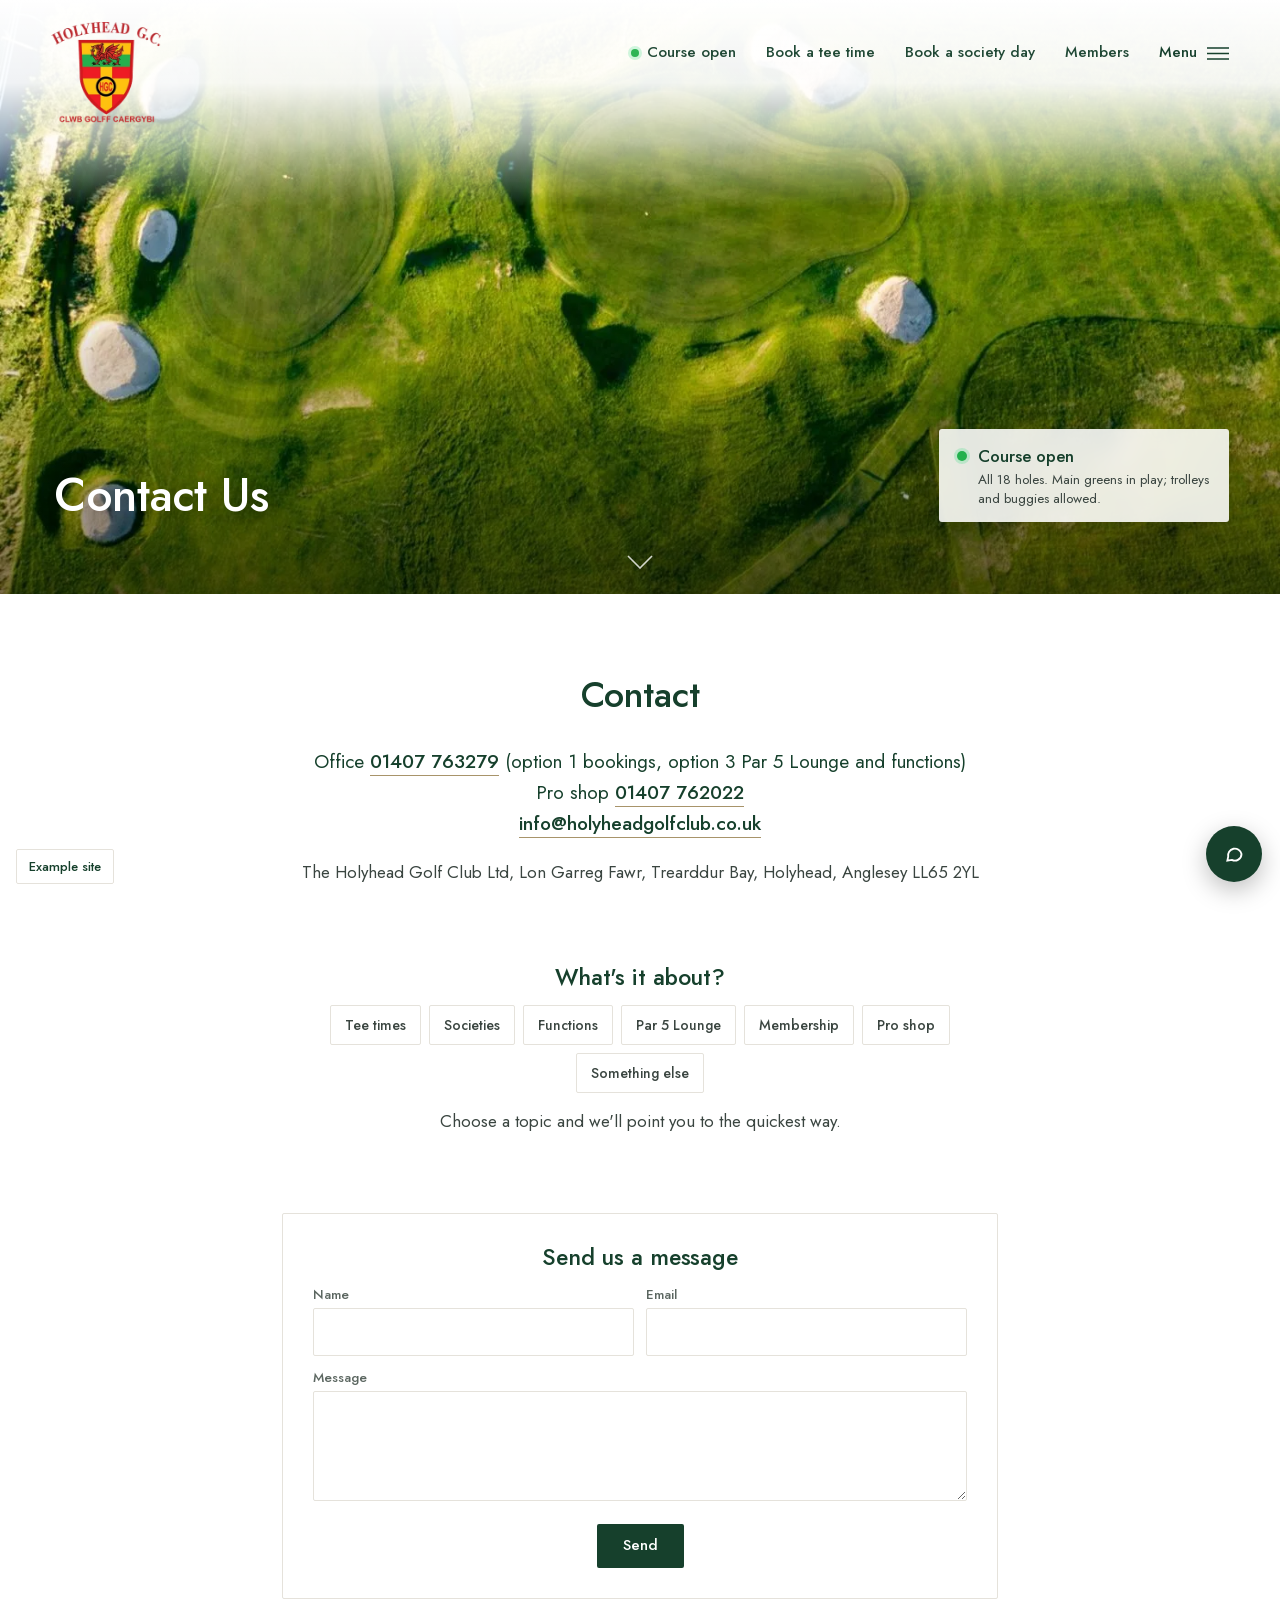
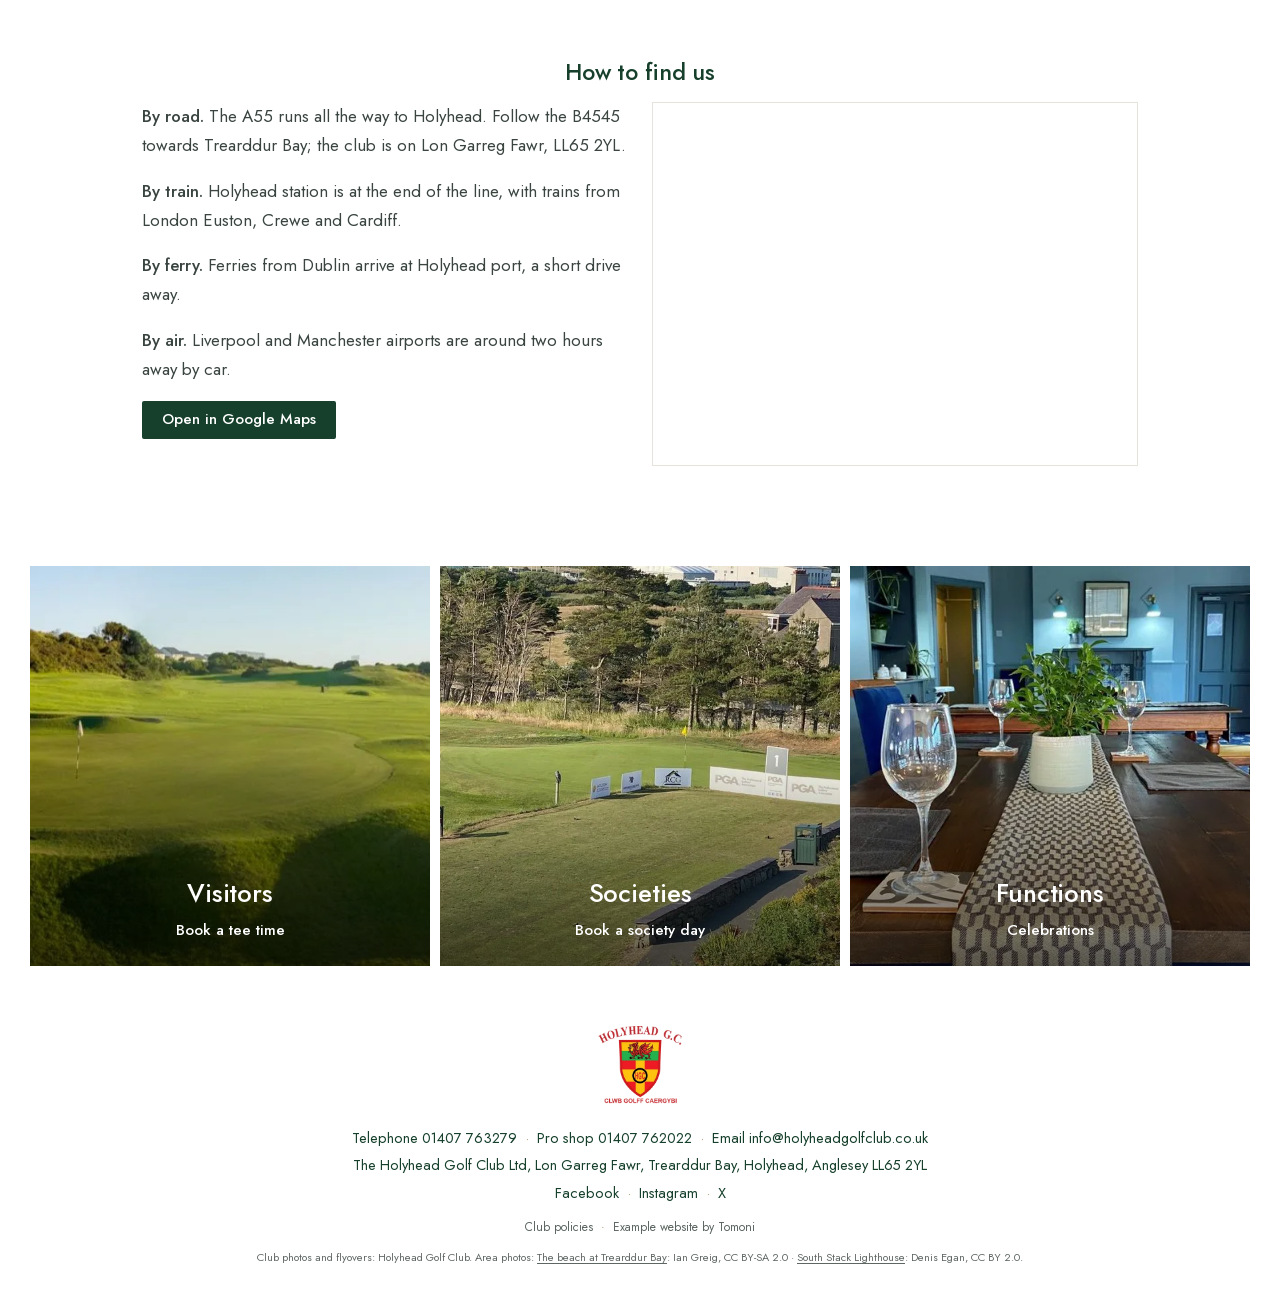
<file: contact.html>
<!doctype html>
<html lang="en-GB" data-style="heritage" data-palette="green">
<head>
<meta charset="utf-8"><meta name="viewport" content="width=device-width,initial-scale=1,viewport-fit=cover">
<title>Contact and Find Us | Holyhead Golf Club</title>
<meta name="description" content="Contact Holyhead Golf Club: office 01407 763279, pro shop 01407 762022. Directions by road, rail and ferry to Trearddur Bay.">
<meta name="robots" content="noindex">
<meta property="og:title" content="Contact and Find Us | Holyhead Golf Club"><meta property="og:description" content="Example website made by Tomoni for Holyhead Golf Club. Contact Holyhead Golf Club: office 01407 763279, pro shop 01407 762022. Directions by road, rail and ferry to Trearddur Bay."><meta property="og:image" content="https://tomwilliams92-hue.github.io/hgc-website-preview/img/share.jpg"><meta property="og:image:width" content="1200"><meta property="og:image:height" content="630"><meta property="og:url" content="https://tomwilliams92-hue.github.io/hgc-website-preview/contact.html"><meta property="og:type" content="website"><meta name="twitter:card" content="summary_large_image">
<link rel="icon" href="img/club/crest-64.png"><link rel="apple-touch-icon" href="img/club/crest-180.png">
<link rel="preconnect" href="https://api.open-meteo.com" crossorigin>
<link rel="stylesheet" href="css/site.css?v=e48c998c"><link rel="stylesheet" href="css/wl.css?v=7ede94a9">
<script type="application/ld+json">{"@context": "https://schema.org", "@type": "GolfCourse", "name": "Holyhead Golf Club", "alternateName": "Clwb Golff Caergybi", "address": {"@type": "PostalAddress", "streetAddress": "Lon Garreg Fawr, Trearddur Bay", "addressLocality": "Holyhead", "postalCode": "LL65 2YL", "addressCountry": "GB"}, "telephone": "+441407763279", "email": "info@holyheadgolfclub.co.uk", "geo": {"@type": "GeoCoordinates", "latitude": 53.2897, "longitude": -4.6315}, "foundingDate": "1912"}</script>
</head>
<body class="">
<header class="wlhead"><a class="crest" href="index.html"><img src="img/club/crest-256.webp" alt="Holyhead Golf Club"></a>
<nav class="tl"><a class="lab status" data-cs="pill" href="course.html#status" title="All 18 holes; trolleys and buggies allowed"><i class="sdot"></i><span data-cy="Cwrs ar agor">Course open</span></a><a class="lab" href="https://holyhead.hub.clubv1.com/visitors/booking" target="_blank" rel="noopener" data-cy="Archebu amser ti">Book a tee time</a><a class="lab" href="societies.html#enquire" data-cy="Archebu diwrnod cymdeithas">Book a society day</a><a class="lab" href="https://holyhead.hub.clubv1.com/" target="_blank" rel="noopener" data-cy="Aelodau">Members</a><button class="menuinline lab" data-wlmenu aria-label="Menu"><span data-cy="Dewislen">Menu</span><svg viewBox="0 0 24 14" fill="none" stroke="currentColor" stroke-width="1.6"><path d="M0 1h24M0 7h24M0 13h24"/></svg></button></nav></header>
<button class="menubtn lab" data-wlmenu aria-label="Menu"><span>Menu</span><svg viewBox="0 0 24 14" fill="none" stroke="currentColor" stroke-width="1.6"><path d="M0 1h24M0 7h24M0 13h24"/></svg></button>
<div class="wlmenu"><div class="pic" style="background-image:url(img/club/aerial-bunkers-1400.webp)"><img src="img/club/crest-256.webp" alt=""></div>
<div class="list"><button class="close lab" data-wlmenu>Close <span style="font-size:22px;line-height:1">×</span></button><nav><a href="index.html" data-cy="Hafan">Home</a><a href="course.html" data-cy="Y Cwrs">The Course</a><a href="visitors.html" data-cy="Ymwelwyr">Visitors</a><a href="societies.html" data-cy="Cymdeithasau">Societies</a><a href="functions.html" data-cy="Achlysuron">Functions</a><a href="par5.html" data-cy="Lolfa Par 5">Par 5 Lounge</a><a href="stay.html" data-cy="Aros a chwarae">Stay and Play</a><a href="membership.html" data-cy="Aelodaeth">Membership</a><a href="pro.html" data-cy="Y Pro">Professional</a><a href="club.html" data-cy="Y Clwb">The Club</a><a href="contact.html" aria-current=page data-cy="Cysylltu">Contact</a></nav>
<div class="menucta"><a class="btn green sm" href="https://holyhead.hub.clubv1.com/visitors/booking" target="_blank" rel="noopener" data-cy="Archebu amser ti">Book a tee time</a><a class="btn green sm" href="societies.html#enquire" data-cy="Archebu diwrnod cymdeithas">Book a society day</a></div>
<div class="smalls lab"><a href="https://holyhead.hub.clubv1.com/" target="_blank" rel="noopener">Members area</a>
<span data-cs="line">Course status: open, all 18 holes<i class="sdot"></i></span><span data-wx-live hidden>Now <span data-wx="temp"></span>, wind <span data-wx="wind"></span></span>
<a href="tel:01407763279">Telephone 01407 763279</a><span class="langs"><button data-lang="en">English</button>/ <button data-lang="cy">Cymraeg</button></span></div></div></div>
<main>
<section class="wlhero"><img src="img/club/aerial-greens-1400.webp" srcset="img/club/aerial-greens-800.webp 800w, img/club/aerial-greens-1400.webp 1400w, img/club/aerial-greens.webp 2200w" sizes="100vw" alt="Greens and bunkers from directly above" fetchpriority="high"><h1 data-cy="Cysylltu">Contact Us</h1><aside class="cond" aria-label="Conditions at the club">
<div class="c-status" data-cs="pill"><i class="sdot"></i><span data-cy="Cwrs ar agor">Course open</span></div>
<p class="c-detail" data-cs="detail">All 18 holes. Main greens in play; trolleys and buggies allowed.</p>
<div class="c-wx" data-wx-live hidden><span class="c-temp"><i class="wxi"></i><b data-wx="temp"></b><span data-wx="desc"></span></span>
<span class="c-wind"><span class="warrow"><svg viewBox="0 0 24 24" width="14" height="14" fill="none" stroke="currentColor" stroke-width="2.2" stroke-linecap="round" stroke-linejoin="round"><path d="M12 20V4M5.5 10.5L12 4l6.5 6.5"/></svg></span><span>Wind <span data-wx="wind"></span> <small data-wx="gust"></small></span></span><span class="c-sun" data-wx="sunset"></span></div>
<div class="c-live" data-wx-live hidden>Live weather, updated <span data-wx="at"></span></div></aside><span class="down"><svg width="26" height="14" viewBox="0 0 26 14" fill="none" stroke="currentColor" stroke-width="1.6"><path d="M1 1l12 12L25 1"/></svg></span></section>
<section class="col intro" style="text-align:center"><h2>Contact</h2><p class="lead" style="text-align:center">Office <a class="link" href="tel:01407763279">01407 763279</a> (option 1 bookings, option 3 Par 5 Lounge and functions)<br>Pro shop <a class="link" href="tel:01407762022">01407 762022</a><br><a class="link" href="mailto:info@holyheadgolfclub.co.uk">info@holyheadgolfclub.co.uk</a></p>
<p>The Holyhead Golf Club Ltd, Lon Garreg Fawr, Trearddur Bay, Holyhead, Anglesey LL65 2YL</p></section>
<section class="col block" style="text-align:center"><h3>What's it about?</h3><div class="chips" style="justify-content:center"><button type="button" class="chip" data-tip="Book online any time: &lt;a class=&quot;link&quot; href=&quot;https://holyhead.hub.clubv1.com/visitors/booking&quot; target=&quot;_blank&quot; rel=&quot;noopener&quot;&gt;book a tee time&lt;/a&gt;." onclick="document.querySelectorAll('[data-tip]').forEach(b=>b.setAttribute('aria-pressed',b===this));document.getElementById('tip').innerHTML=this.dataset.tip">Tee times</button><button type="button" class="chip" data-tip="Get your price and request a date on the &lt;a class=&quot;link&quot; href=&quot;societies.html#enquire&quot;&gt;societies page&lt;/a&gt;." onclick="document.querySelectorAll('[data-tip]').forEach(b=>b.setAttribute('aria-pressed',b===this));document.getElementById('tip').innerHTML=this.dataset.tip">Societies</button><button type="button" class="chip" data-tip="Tell us about your occasion on the &lt;a class=&quot;link&quot; href=&quot;functions.html#enquire&quot;&gt;functions page&lt;/a&gt;." onclick="document.querySelectorAll('[data-tip]').forEach(b=>b.setAttribute('aria-pressed',b===this));document.getElementById('tip').innerHTML=this.dataset.tip">Functions</button><button type="button" class="chip" data-tip="Book a table on the &lt;a class=&quot;link&quot; href=&quot;par5.html&quot;&gt;Par 5 page&lt;/a&gt; or call 01407 763279, option 3." onclick="document.querySelectorAll('[data-tip]').forEach(b=>b.setAttribute('aria-pressed',b===this));document.getElementById('tip').innerHTML=this.dataset.tip">Par 5 Lounge</button><button type="button" class="chip" data-tip="Find your category and apply on the &lt;a class=&quot;link&quot; href=&quot;membership.html&quot;&gt;membership page&lt;/a&gt;." onclick="document.querySelectorAll('[data-tip]').forEach(b=>b.setAttribute('aria-pressed',b===this));document.getElementById('tip').innerHTML=this.dataset.tip">Membership</button><button type="button" class="chip" data-tip="Call the pro shop on 01407 762022." onclick="document.querySelectorAll('[data-tip]').forEach(b=>b.setAttribute('aria-pressed',b===this));document.getElementById('tip').innerHTML=this.dataset.tip">Pro shop</button><button type="button" class="chip" data-tip="Send us a message below." onclick="document.querySelectorAll('[data-tip]').forEach(b=>b.setAttribute('aria-pressed',b===this));document.getElementById('tip').innerHTML=this.dataset.tip">Something else</button></div><p id="tip" style="margin-top:14px">Choose a topic and we'll point you to the quickest way.</p></section>
<section class="col block"><form class="wlpanel" data-demo><h3>Send us a message</h3><div class="grid g2" style="gap:12px"><div><label class="f">Name</label><input aria-label="Name" required></div><div><label class="f">Email</label><input aria-label="Email" type="email" required></div></div><div class="field" style="margin-top:12px"><label class="f">Message</label><textarea aria-label="Message" required></textarea></div><div style="text-align:center"><button class="btn green">Send</button></div></form>
<div class="done"><h3>Message received</h3><p class="small muted">This is an example website, so nothing was sent.</p><p>The office will reply by email.</p></div></section>
<section class="col wide block" id="find"><h3 style="text-align:center">How to find us</h3><div class="grid g2" style="margin-top:16px;align-items:start">
<div><p><b>By road.</b> The A55 runs all the way to Holyhead. Follow the B4545 towards Trearddur Bay; the club is on Lon Garreg Fawr, LL65 2YL.</p><p><b>By train.</b> Holyhead station is at the end of the line, with trains from London Euston, Crewe and Cardiff.</p><p><b>By ferry.</b> Ferries from Dublin arrive at Holyhead port, a short drive away.</p><p><b>By air.</b> Liverpool and Manchester airports are around two hours away by car.</p><a class="btn green sm" href="https://www.google.com/maps/place/Holyhead+Golf+Club/@53.2897128,-4.6314954,17z/data=!4m6!3m5!1s0x4865cac60dce248b:0x75101e83994d5975!8m2!3d53.2897128!4d-4.6314954" target="_blank" rel="noopener">Open in Google Maps</a></div>
<div style="position:relative;aspect-ratio:4/3;border:1px solid var(--line)"><iframe src="https://www.google.com/maps/embed?pb=!1m18!1m12!1m3!1d19080.114223003668!2d-4.646891067434013!3d53.28927927899145!2m3!1f0!2f0!3f0!3m2!1i1024!2i768!4f13.1!3m3!1m2!1s0x4865cac60dce248b%3A0x75101e83994d5975!2sHolyhead%20Golf%20Club!5e0!3m2!1sen!2suk!4v1691483008361!5m2!1sen!2suk" style="position:absolute;inset:0;width:100%;height:100%;border:0" loading="lazy" title="Map of Holyhead Golf Club" referrerpolicy="no-referrer-when-downgrade"></iframe></div></div></section>
<section class="cross"><div class="tiles3"><a class="wtile" href="visitors.html"><img src="img/club/green-flag-800.webp" alt="" loading="lazy"><div class="t"><h3>Visitors</h3><span class="lab">Book a tee time</span></div></a><a class="wtile" href="societies.html"><img src="img/club/proam-tee-800.webp" alt="" loading="lazy"><div class="t"><h3>Societies</h3><span class="lab">Book a society day</span></div></a><a class="wtile" href="functions.html"><img src="img/club/dining-800.webp" alt="" loading="lazy"><div class="t"><h3>Functions</h3><span class="lab">Celebrations</span></div></a></div></section>
</main>
<footer class="wlfoot"><img src="img/club/crest-256.webp" alt="Holyhead Golf Club crest">
<div><span class="nw">Telephone <a href="tel:01407763279">01407 763279</a></span><span class="dotsep">·</span><span class="nw">Pro shop <a href="tel:01407762022">01407 762022</a></span><span class="dotsep">·</span><span class="nw">Email <a href="mailto:info@holyheadgolfclub.co.uk">info@holyheadgolfclub.co.uk</a></span></div>
<div>The Holyhead Golf Club Ltd, Lon Garreg Fawr, Trearddur Bay, Holyhead, Anglesey LL65 2YL</div>
<div><a href="https://www.facebook.com/holyheadgolfclub" target="_blank" rel="noopener">Facebook</a><span class="dotsep">·</span><a href="https://www.instagram.com/holyheadgolfclub" target="_blank" rel="noopener">Instagram</a><span class="dotsep">·</span><a href="https://www.twitter.com/holyheadgc" target="_blank" rel="noopener">X</a></div>
<div class="fine">Club policies<span class="dotsep">·</span>Example website by Tomoni</div>
<div class="credit">Club photos and flyovers: Holyhead Golf Club. Area photos: <a href="https://commons.wikimedia.org/wiki/File:The_beach_at_Trearddur_Bay_-_geograph.org.uk_-_3482022.jpg" target="_blank" rel="noopener">The beach at Trearddur Bay</a>: Ian Greig, CC BY-SA 2.0 · <a href="https://commons.wikimedia.org/wiki/File:South_Stack_Lighthouse,_Wales-28May2007b.jpg" target="_blank" rel="noopener">South Stack Lighthouse</a>: Denis Egan, CC BY 2.0.</div></footer>
<div class="ask"><div class="win"><div class="hd"><img src="img/club/crest-256.webp" alt=""><span><b>Ask the club</b><small>Answers from the club's own information</small></span><button aria-label="Close">×</button></div>
<div class="log"></div><div class="qs"><button>Green fees today?</button><button>Society prices</button><button>Is the course open?</button><button>Dress code</button><button>Bar opening times</button><button>Book a function</button></div>
<form><input placeholder="Type a question…" aria-label="Your question"><button>Ask</button></form><div class="note"> Answers only from the club's own information. Anything else goes to the office.</div></div>
<button class="bubble" aria-label="Ask the club"><i><svg width="20" height="20" viewBox="0 0 24 24" fill="none" stroke="currentColor" stroke-width="2.2"><path d="M21 12a8 8 0 0 1-11.6 7.1L4 20l1-4.6A8 8 0 1 1 21 12z"/></svg></i><span>Ask the club</span></button></div>
<div class="designpill"><button class="dp-open">Example site</button><div class="dp-panel"><b>Example website for Holyhead Golf Club</b><br>Made by Tomoni. Not live; forms send nothing.<br><a href="admin/">Try the office editor</a>
<div class="sw">Colours <button class="dot" title="Club green" style="background:#16402c" data-set-palette="green"></button><button class="dot" title="Navy" style="background:#002b60" data-set-palette="navy"></button><button class="dot" title="Burgundy" style="background:#6a1d29" data-set-palette="burgundy"></button></div></div></div>
<div class="modal" id="modal"><div class="box"></div></div>
<script src="js/data.js?v=e87685d6"></script><script src="js/site.js?v=c0321c52"></script><script src="js/wl.js?v=2dc6be85"></script>
</body></html>
</file>
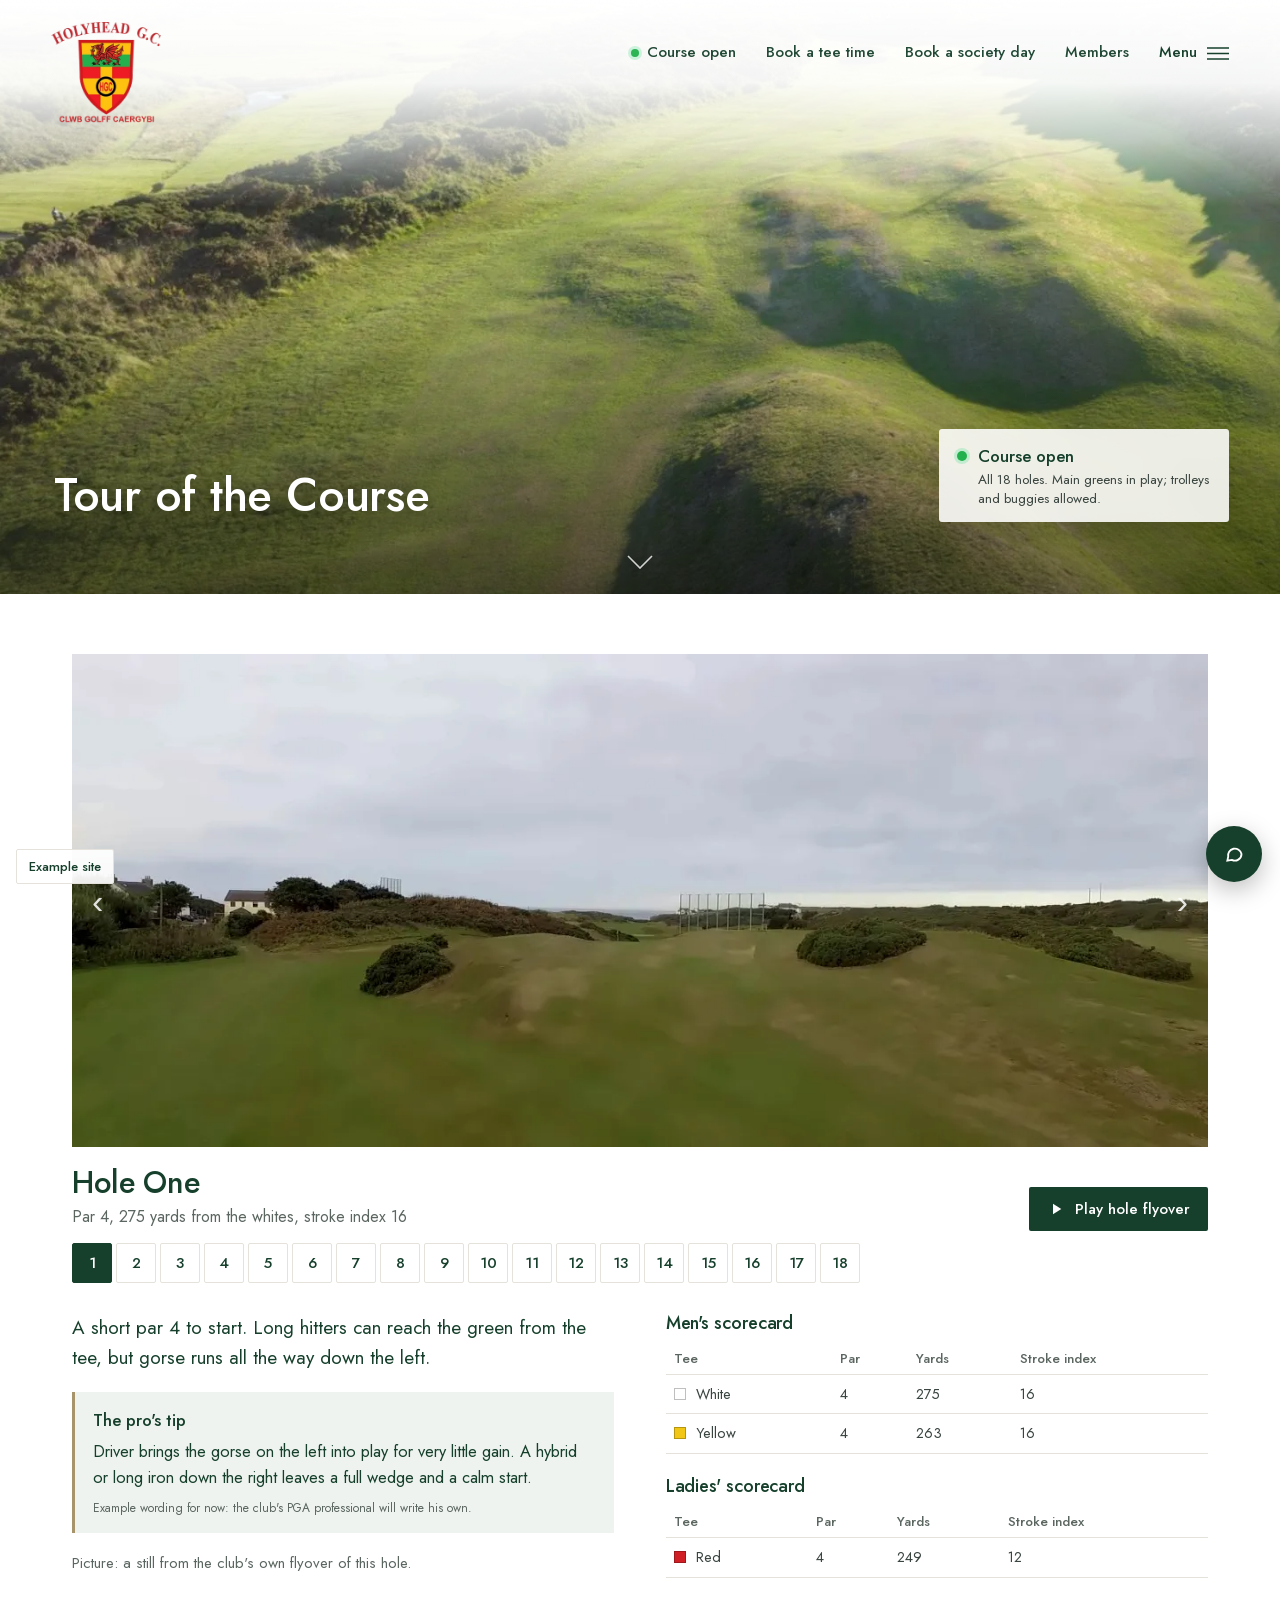
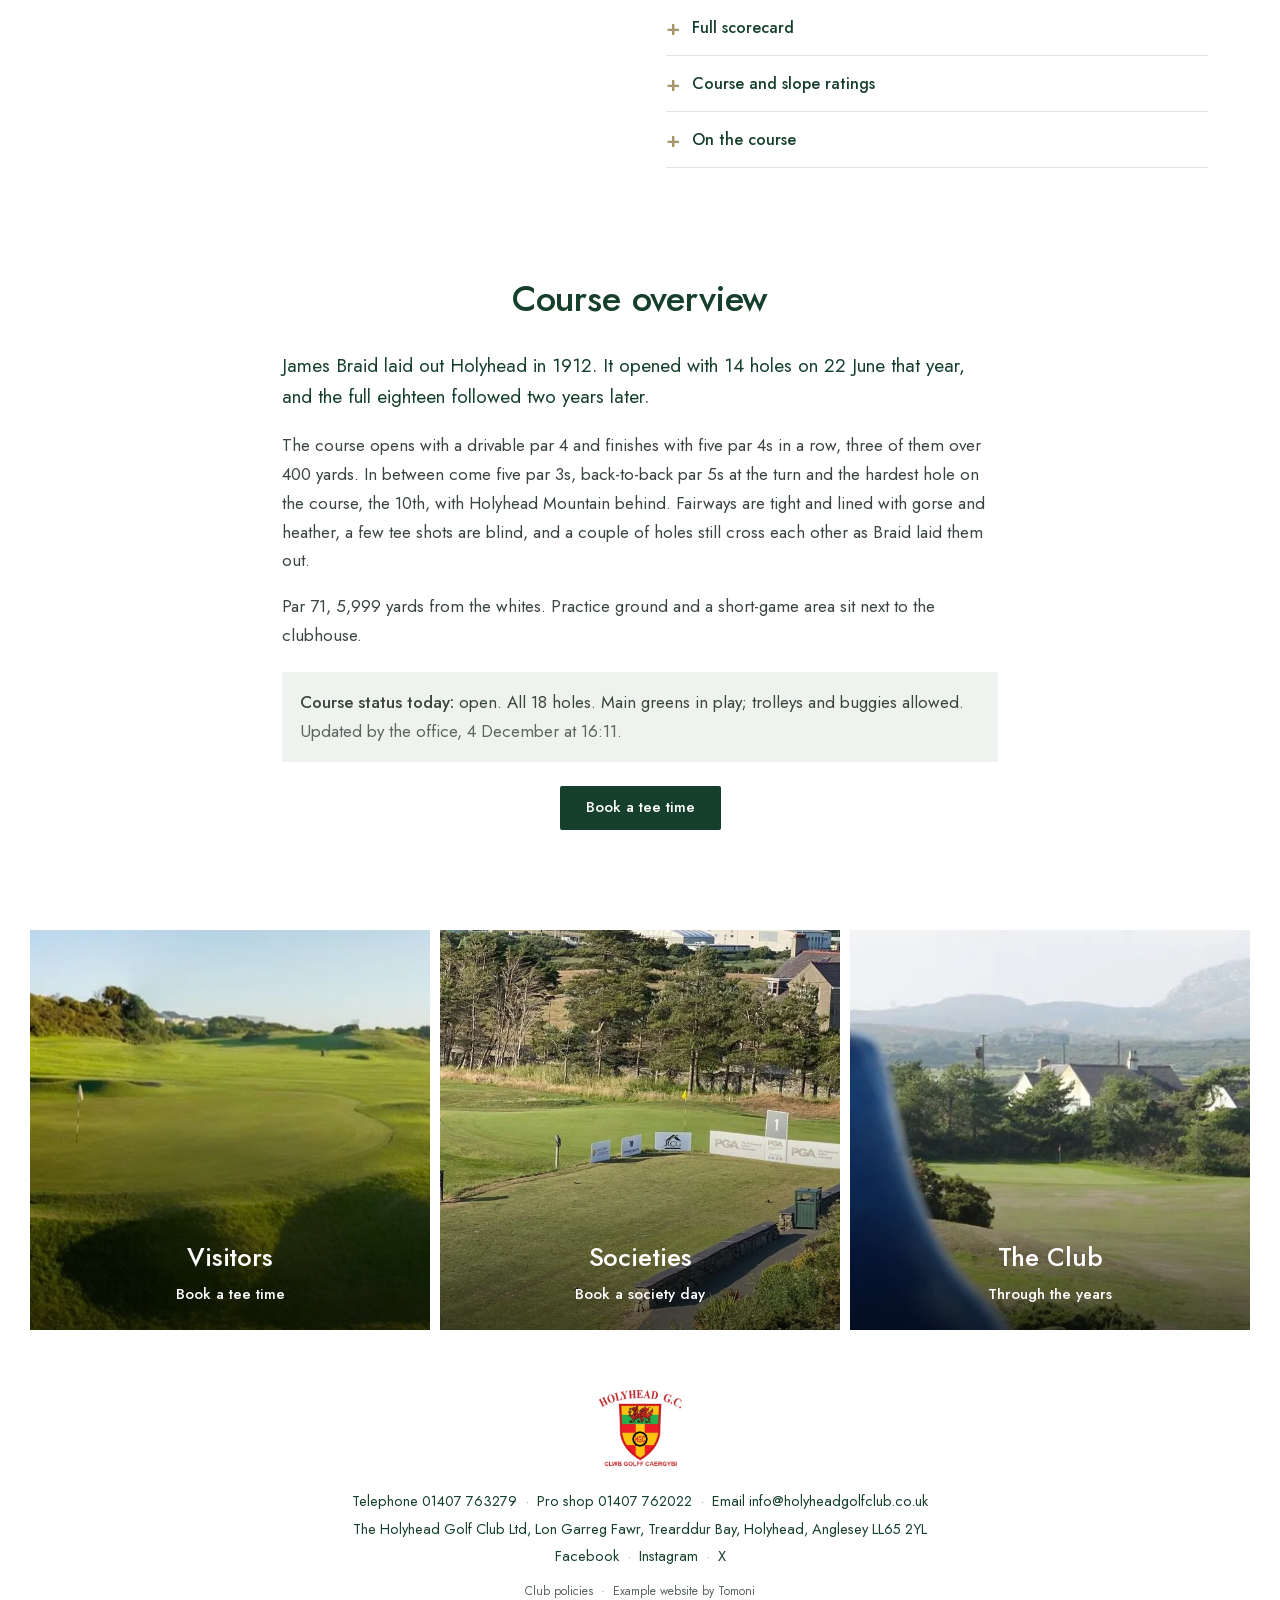
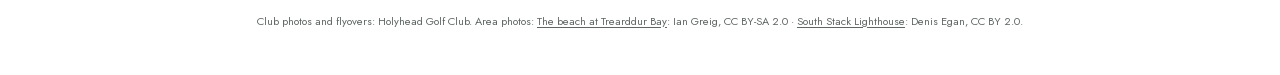
<file: course.html>
<!doctype html>
<html lang="en-GB" data-style="heritage" data-palette="green">
<head>
<meta charset="utf-8"><meta name="viewport" content="width=device-width,initial-scale=1,viewport-fit=cover">
<title>Tour of the Course | Holyhead Golf Club</title>
<meta name="description" content="Hole-by-hole tour of the James Braid course at Holyhead: drone flyovers, yardages from every tee, scorecard and course ratings.">
<meta name="robots" content="noindex">
<meta property="og:title" content="Tour of the Course | Holyhead Golf Club"><meta property="og:description" content="Example website made by Tomoni for Holyhead Golf Club. Hole-by-hole tour of the James Braid course at Holyhead: drone flyovers, yardages from every tee, scorecard and course ratings."><meta property="og:image" content="https://tomwilliams92-hue.github.io/hgc-website-preview/img/share.jpg"><meta property="og:image:width" content="1200"><meta property="og:image:height" content="630"><meta property="og:url" content="https://tomwilliams92-hue.github.io/hgc-website-preview/course.html"><meta property="og:type" content="website"><meta name="twitter:card" content="summary_large_image">
<link rel="icon" href="img/club/crest-64.png"><link rel="apple-touch-icon" href="img/club/crest-180.png">
<link rel="preconnect" href="https://api.open-meteo.com" crossorigin>
<link rel="stylesheet" href="css/site.css?v=e48c998c"><link rel="stylesheet" href="css/wl.css?v=7ede94a9">
<script type="application/ld+json">{"@context": "https://schema.org", "@type": "GolfCourse", "name": "Holyhead Golf Club", "alternateName": "Clwb Golff Caergybi", "address": {"@type": "PostalAddress", "streetAddress": "Lon Garreg Fawr, Trearddur Bay", "addressLocality": "Holyhead", "postalCode": "LL65 2YL", "addressCountry": "GB"}, "telephone": "+441407763279", "email": "info@holyheadgolfclub.co.uk", "geo": {"@type": "GeoCoordinates", "latitude": 53.2897, "longitude": -4.6315}, "foundingDate": "1912"}</script>
</head>
<body class="">
<header class="wlhead"><a class="crest" href="index.html"><img src="img/club/crest-256.webp" alt="Holyhead Golf Club"></a>
<nav class="tl"><a class="lab status" data-cs="pill" href="course.html#status" title="All 18 holes; trolleys and buggies allowed"><i class="sdot"></i><span data-cy="Cwrs ar agor">Course open</span></a><a class="lab" href="https://holyhead.hub.clubv1.com/visitors/booking" target="_blank" rel="noopener" data-cy="Archebu amser ti">Book a tee time</a><a class="lab" href="societies.html#enquire" data-cy="Archebu diwrnod cymdeithas">Book a society day</a><a class="lab" href="https://holyhead.hub.clubv1.com/" target="_blank" rel="noopener" data-cy="Aelodau">Members</a><button class="menuinline lab" data-wlmenu aria-label="Menu"><span data-cy="Dewislen">Menu</span><svg viewBox="0 0 24 14" fill="none" stroke="currentColor" stroke-width="1.6"><path d="M0 1h24M0 7h24M0 13h24"/></svg></button></nav></header>
<button class="menubtn lab" data-wlmenu aria-label="Menu"><span>Menu</span><svg viewBox="0 0 24 14" fill="none" stroke="currentColor" stroke-width="1.6"><path d="M0 1h24M0 7h24M0 13h24"/></svg></button>
<div class="wlmenu"><div class="pic" style="background-image:url(img/club/aerial-bunkers-1400.webp)"><img src="img/club/crest-256.webp" alt=""></div>
<div class="list"><button class="close lab" data-wlmenu>Close <span style="font-size:22px;line-height:1">×</span></button><nav><a href="index.html" data-cy="Hafan">Home</a><a href="course.html" aria-current=page data-cy="Y Cwrs">The Course</a><a href="visitors.html" data-cy="Ymwelwyr">Visitors</a><a href="societies.html" data-cy="Cymdeithasau">Societies</a><a href="functions.html" data-cy="Achlysuron">Functions</a><a href="par5.html" data-cy="Lolfa Par 5">Par 5 Lounge</a><a href="stay.html" data-cy="Aros a chwarae">Stay and Play</a><a href="membership.html" data-cy="Aelodaeth">Membership</a><a href="pro.html" data-cy="Y Pro">Professional</a><a href="club.html" data-cy="Y Clwb">The Club</a><a href="contact.html" data-cy="Cysylltu">Contact</a></nav>
<div class="menucta"><a class="btn green sm" href="https://holyhead.hub.clubv1.com/visitors/booking" target="_blank" rel="noopener" data-cy="Archebu amser ti">Book a tee time</a><a class="btn green sm" href="societies.html#enquire" data-cy="Archebu diwrnod cymdeithas">Book a society day</a></div>
<div class="smalls lab"><a href="https://holyhead.hub.clubv1.com/" target="_blank" rel="noopener">Members area</a>
<span data-cs="line">Course status: open, all 18 holes<i class="sdot"></i></span><span data-wx-live hidden>Now <span data-wx="temp"></span>, wind <span data-wx="wind"></span></span>
<a href="tel:01407763279">Telephone 01407 763279</a><span class="langs"><button data-lang="en">English</button>/ <button data-lang="cy">Cymraeg</button></span></div></div></div>
<main>
<section class="wlhero"><img src="img/club/aerial-dunes-1400.webp" srcset="img/club/aerial-dunes-800.webp 800w, img/club/aerial-dunes-1400.webp 1400w, img/club/aerial-dunes.webp 2200w" sizes="100vw" alt="Fairways winding through gorse and heather, seen from the air" fetchpriority="high"><h1 data-cy="Y Cwrs">Tour of the Course</h1><aside class="cond" aria-label="Conditions at the club">
<div class="c-status" data-cs="pill"><i class="sdot"></i><span data-cy="Cwrs ar agor">Course open</span></div>
<p class="c-detail" data-cs="detail">All 18 holes. Main greens in play; trolleys and buggies allowed.</p>
<div class="c-wx" data-wx-live hidden><span class="c-temp"><i class="wxi"></i><b data-wx="temp"></b><span data-wx="desc"></span></span>
<span class="c-wind"><span class="warrow"><svg viewBox="0 0 24 24" width="14" height="14" fill="none" stroke="currentColor" stroke-width="2.2" stroke-linecap="round" stroke-linejoin="round"><path d="M12 20V4M5.5 10.5L12 4l6.5 6.5"/></svg></span><span>Wind <span data-wx="wind"></span> <small data-wx="gust"></small></span></span><span class="c-sun" data-wx="sunset"></span></div>
<div class="c-live" data-wx-live hidden>Live weather, updated <span data-wx="at"></span></div></aside><span class="down"><svg width="26" height="14" viewBox="0 0 26 14" fill="none" stroke="currentColor" stroke-width="1.6"><path d="M1 1l12 12L25 1"/></svg></span></section>
<section class="holeview"><div class="holehero"><div class="fr"><img src="img/holes/hole-1.webp" alt="Hole 1 from the club's flyover"></div><div class="fr"><img src="img/holes/hole-2.webp" alt="Hole 2 from the club's flyover"></div><div class="fr"><img data-src="img/holes/hole-3.webp" alt="Hole 3 from the club's flyover"></div><div class="fr"><img data-src="img/holes/hole-4.webp" alt="Hole 4 from the club's flyover"></div><div class="fr"><img data-src="img/holes/hole-5.webp" alt="Hole 5 from the club's flyover"></div><div class="fr"><img data-src="img/holes/hole-6.webp" alt="Hole 6 from the club's flyover"></div><div class="fr"><img data-src="img/holes/hole-7.webp" alt="Hole 7 from the club's flyover"></div><div class="fr"><img data-src="img/holes/hole-8.webp" alt="Hole 8 from the club's flyover"></div><div class="fr"><img data-src="img/holes/hole-9.webp" alt="Hole 9 from the club's flyover"></div><div class="fr"><img data-src="img/holes/hole-10.webp" alt="Hole 10 from the club's flyover"></div><div class="fr"><img data-src="img/holes/hole-11.webp" alt="Hole 11 from the club's flyover"></div><div class="fr"><img data-src="img/holes/hole-12.webp" alt="Hole 12 from the club's flyover"></div><div class="fr"><img data-src="img/holes/hole-13.webp" alt="Hole 13 from the club's flyover"></div><div class="fr"><img data-src="img/holes/hole-14.webp" alt="Hole 14 from the club's flyover"></div><div class="fr"><img data-src="img/holes/hole-15.webp" alt="Hole 15 from the club's flyover"></div><div class="fr"><img data-src="img/holes/hole-16.webp" alt="Hole 16 from the club's flyover"></div><div class="fr"><img data-src="img/holes/hole-17.webp" alt="Hole 17 from the club's flyover"></div><div class="fr"><img data-src="img/holes/hole-18.webp" alt="Hole 18 from the club's flyover"></div><button class="nav l" aria-label="Previous hole">‹</button><button class="nav r" aria-label="Next hole">›</button></div>
<div class="holecap"><div><h2></h2><span class="meta"></span></div><button class="play"><i><svg width="18" height="18" viewBox="0 0 24 24" fill="currentColor"><path d="M8 5v14l11-7z"/></svg></i>Play hole flyover</button></div><div class="nums"><button>1</button><button>2</button><button>3</button><button>4</button><button>5</button><button>6</button><button>7</button><button>8</button><button>9</button><button>10</button><button>11</button><button>12</button><button>13</button><button>14</button><button>15</button><button>16</button><button>17</button><button>18</button></div></section>
<div class="holeinfo"><div><p class="desc"></p><div class="protip"><b>The pro's tip</b><p></p><small>Example wording for now: the club's PGA professional will write his own.</small></div><p class="small muted">Picture: a still from the club's own flyover of this hole.</p></div><div>
<h3 style="font-size:18px">Men's scorecard</h3><table class="sctable"><thead><tr><th>Tee</th><th>Par</th><th>Yards</th><th>Stroke index</th></tr></thead><tbody data-hb="men"></tbody></table>
<h3 style="font-size:18px">Ladies' scorecard</h3><table class="sctable"><thead><tr><th>Tee</th><th>Par</th><th>Yards</th><th>Stroke index</th></tr></thead><tbody data-hb="ladies"></tbody></table>
<details class="faq"><summary>Full scorecard</summary><div><div class="chips" style="margin:4px 0 10px"><button class="chip" data-sctee="white">White</button><button class="chip" data-sctee="yellow">Yellow</button><button class="chip" data-sctee="red">Red</button></div><p id="sc-rating" class="small"></p><div class="tblwrap"><table class="tbl scorecard" id="scorecard"><thead><tr><th>Hole</th><th class="num">Yards</th><th class="num">Par</th><th class="num">SI</th></tr></thead><tbody></tbody></table></div></div></details>
<details class="faq"><summary>Course and slope ratings</summary><div><div class="tblwrap"><table class="tbl"><thead><tr><th>Tees</th><th class="num">Yards</th><th class="num">Par</th><th class="num">Rating</th><th class="num">Slope</th></tr></thead><tbody><tr><td>White</td><td class="num">5,999</td><td class="num">71</td><td class="num">70.6</td><td class="num">128</td></tr><tr><td>Yellow</td><td class="num">5,647</td><td class="num">68</td><td class="num">69.2</td><td class="num">120</td></tr><tr><td>Red</td><td class="num">5,186</td><td class="num">72</td><td class="num">71.6</td><td class="num">122</td></tr></tbody></table></div></div></details>
<details class="faq"><summary>On the course</summary><div>Green fees include third-party insurance. A ball hit over the boundary must be reported in the incident book in the bar. Phones off on the course except in an emergency.</div></details></div></div>
<section class="col intro" id="overview"><h2>Course overview</h2><p class="lead">James Braid laid out Holyhead in 1912. It opened with 14 holes on 22 June that year, and the full eighteen followed two years later.</p>
<p>The course opens with a drivable par 4 and finishes with five par 4s in a row, three of them over 400 yards. In between come five par 3s, back-to-back par 5s at the turn and the hardest hole on the course, the 10th, with Holyhead Mountain behind. Fairways are tight and lined with gorse and heather, a few tee shots are blind, and a couple of holes still cross each other as Braid laid them out.</p>
<p>Par 71, 5,999 yards from the whites. Practice ground and a short-game area sit next to the clubhouse.</p>
<p id="status" class="sumline" style="margin-top:22px"><b>Course status today:</b> <span data-cs="sum">open, all 18 holes. Main greens in play; trolleys and buggies allowed.</span> <span class="muted" data-cs="upd">Updated by the office.</span></p>
<div style="text-align:center;margin-top:24px"><a class="btn green" href="https://holyhead.hub.clubv1.com/visitors/booking" target="_blank" rel="noopener">Book a tee time</a></div></section>
<section class="cross"><div class="tiles3"><a class="wtile" href="visitors.html"><img src="img/club/green-flag-800.webp" alt="" loading="lazy"><div class="t"><h3>Visitors</h3><span class="lab">Book a tee time</span></div></a><a class="wtile" href="societies.html"><img src="img/club/proam-tee-800.webp" alt="" loading="lazy"><div class="t"><h3>Societies</h3><span class="lab">Book a society day</span></div></a><a class="wtile" href="club.html"><img src="img/club/bell-houses-800.webp" alt="" loading="lazy"><div class="t"><h3>The Club</h3><span class="lab">Through the years</span></div></a></div></section>
</main>
<footer class="wlfoot"><img src="img/club/crest-256.webp" alt="Holyhead Golf Club crest">
<div><span class="nw">Telephone <a href="tel:01407763279">01407 763279</a></span><span class="dotsep">·</span><span class="nw">Pro shop <a href="tel:01407762022">01407 762022</a></span><span class="dotsep">·</span><span class="nw">Email <a href="mailto:info@holyheadgolfclub.co.uk">info@holyheadgolfclub.co.uk</a></span></div>
<div>The Holyhead Golf Club Ltd, Lon Garreg Fawr, Trearddur Bay, Holyhead, Anglesey LL65 2YL</div>
<div><a href="https://www.facebook.com/holyheadgolfclub" target="_blank" rel="noopener">Facebook</a><span class="dotsep">·</span><a href="https://www.instagram.com/holyheadgolfclub" target="_blank" rel="noopener">Instagram</a><span class="dotsep">·</span><a href="https://www.twitter.com/holyheadgc" target="_blank" rel="noopener">X</a></div>
<div class="fine">Club policies<span class="dotsep">·</span>Example website by Tomoni</div>
<div class="credit">Club photos and flyovers: Holyhead Golf Club. Area photos: <a href="https://commons.wikimedia.org/wiki/File:The_beach_at_Trearddur_Bay_-_geograph.org.uk_-_3482022.jpg" target="_blank" rel="noopener">The beach at Trearddur Bay</a>: Ian Greig, CC BY-SA 2.0 · <a href="https://commons.wikimedia.org/wiki/File:South_Stack_Lighthouse,_Wales-28May2007b.jpg" target="_blank" rel="noopener">South Stack Lighthouse</a>: Denis Egan, CC BY 2.0.</div></footer>
<div class="ask"><div class="win"><div class="hd"><img src="img/club/crest-256.webp" alt=""><span><b>Ask the club</b><small>Answers from the club's own information</small></span><button aria-label="Close">×</button></div>
<div class="log"></div><div class="qs"><button>Green fees today?</button><button>Society prices</button><button>Is the course open?</button><button>Dress code</button><button>Bar opening times</button><button>Book a function</button></div>
<form><input placeholder="Type a question…" aria-label="Your question"><button>Ask</button></form><div class="note"> Answers only from the club's own information. Anything else goes to the office.</div></div>
<button class="bubble" aria-label="Ask the club"><i><svg width="20" height="20" viewBox="0 0 24 24" fill="none" stroke="currentColor" stroke-width="2.2"><path d="M21 12a8 8 0 0 1-11.6 7.1L4 20l1-4.6A8 8 0 1 1 21 12z"/></svg></i><span>Ask the club</span></button></div>
<div class="designpill"><button class="dp-open">Example site</button><div class="dp-panel"><b>Example website for Holyhead Golf Club</b><br>Made by Tomoni. Not live; forms send nothing.<br><a href="admin/">Try the office editor</a>
<div class="sw">Colours <button class="dot" title="Club green" style="background:#16402c" data-set-palette="green"></button><button class="dot" title="Navy" style="background:#002b60" data-set-palette="navy"></button><button class="dot" title="Burgundy" style="background:#6a1d29" data-set-palette="burgundy"></button></div></div></div>
<div class="modal" id="modal"><div class="box"></div></div>
<script src="js/data.js?v=e87685d6"></script><script src="js/site.js?v=c0321c52"></script><script src="js/wl.js?v=2dc6be85"></script>
</body></html>
</file>
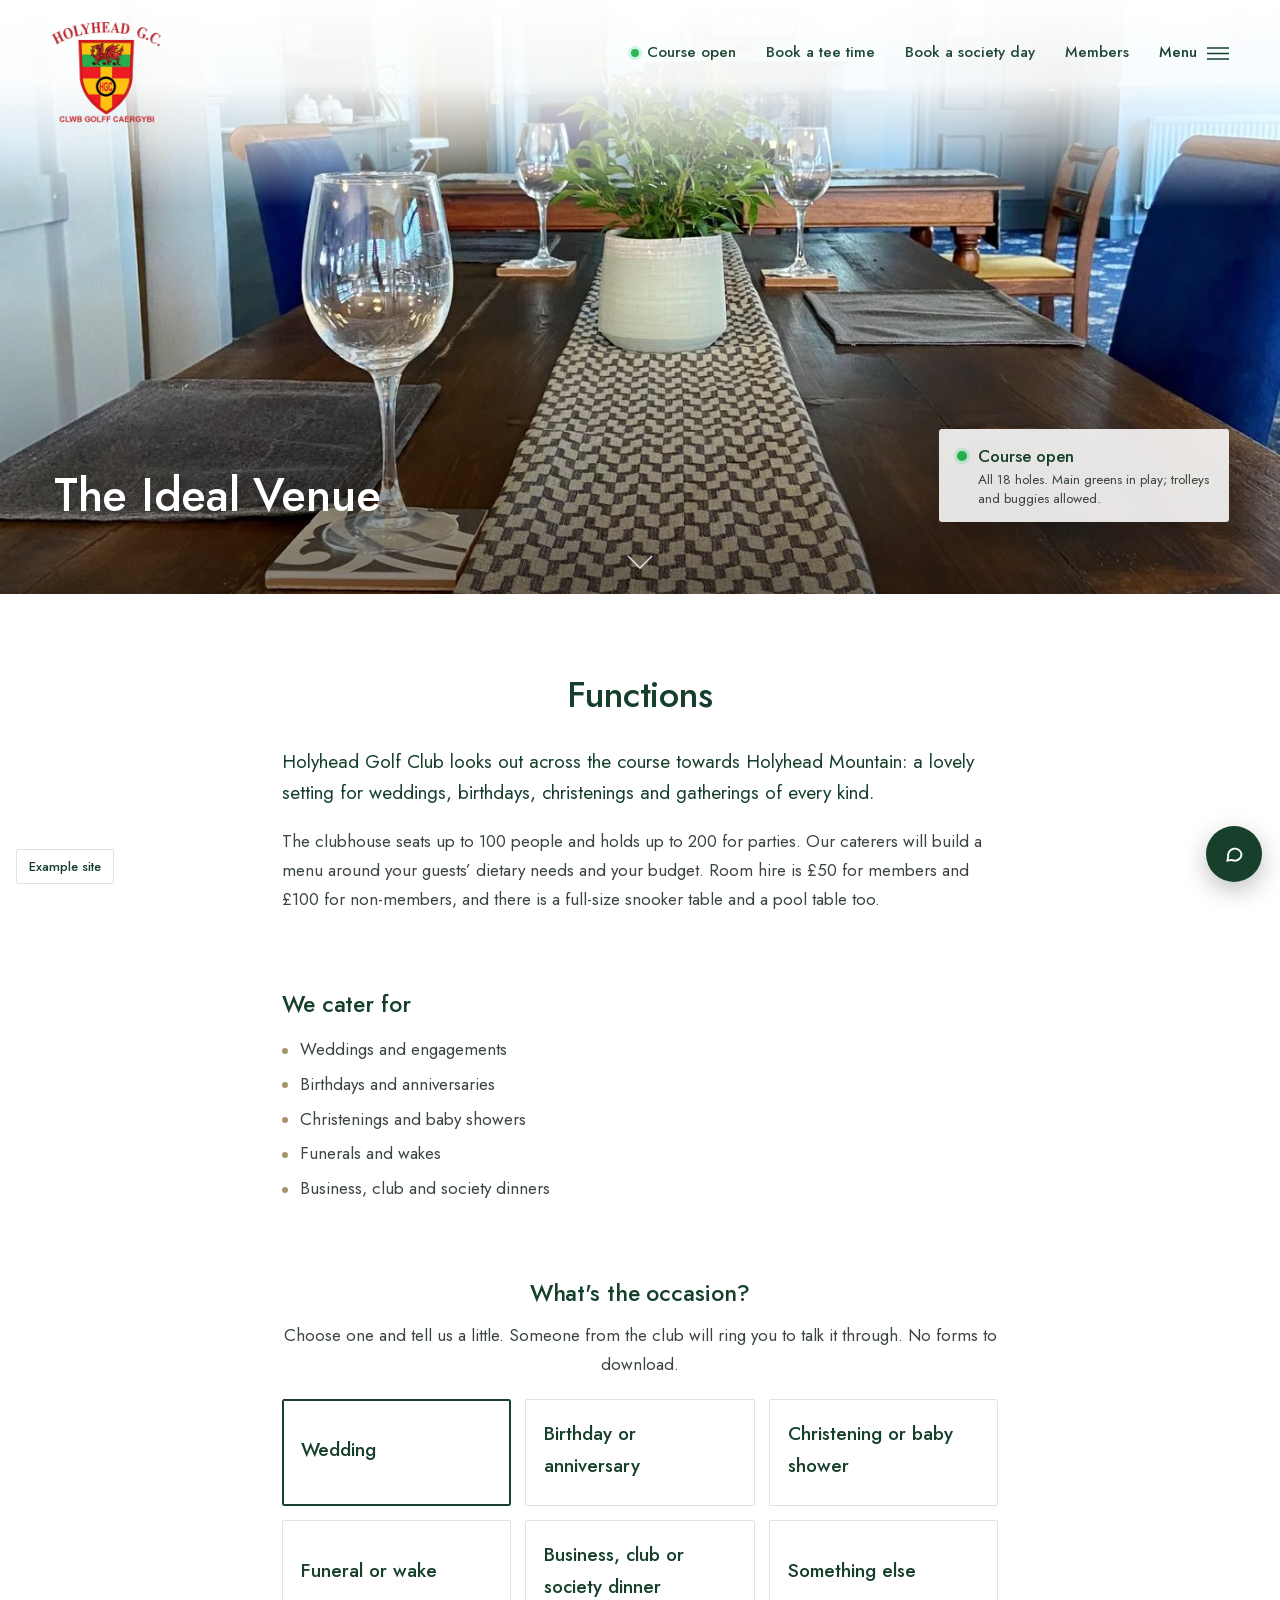
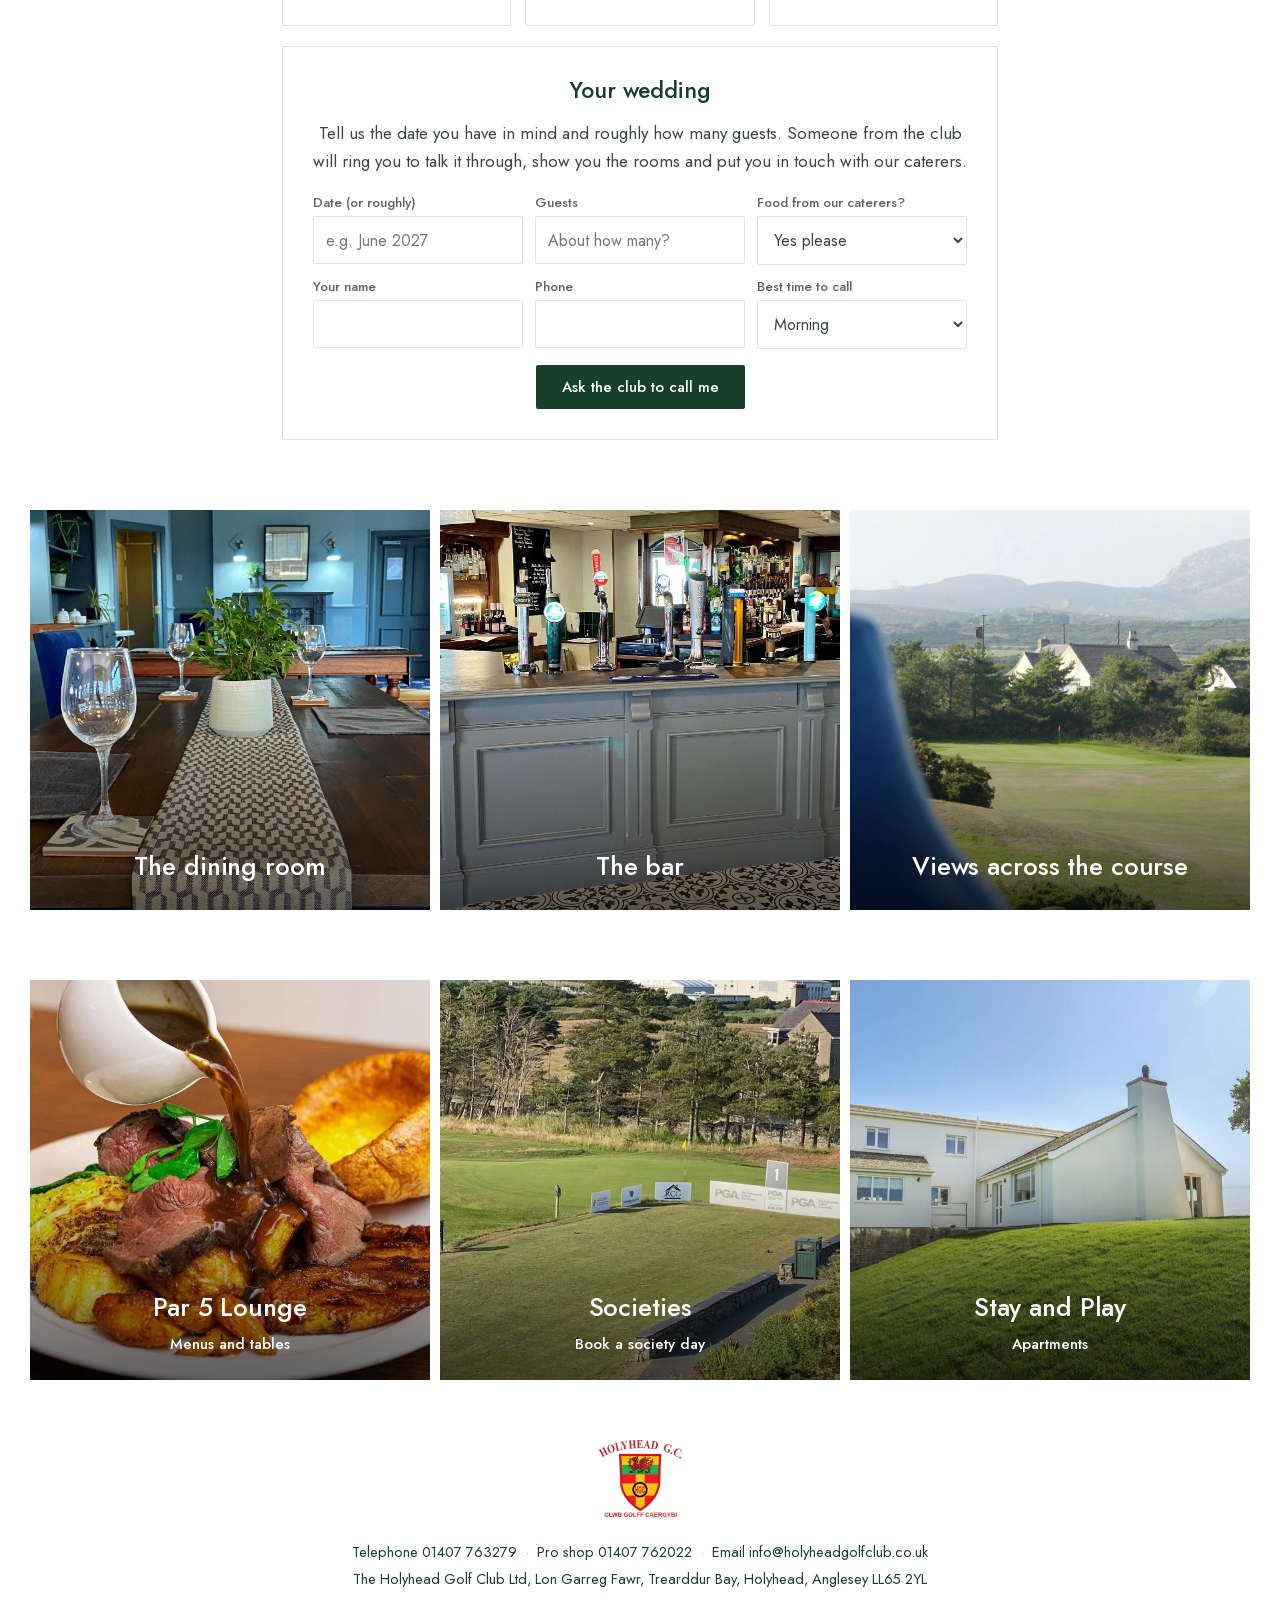
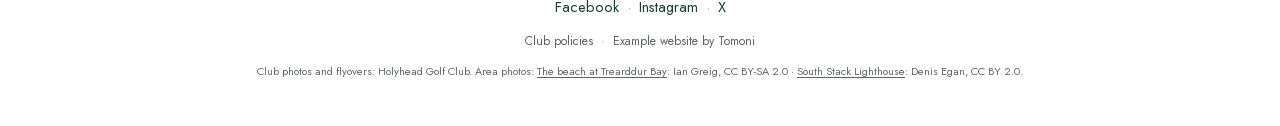
<file: functions.html>
<!doctype html>
<html lang="en-GB" data-style="heritage" data-palette="green">
<head>
<meta charset="utf-8"><meta name="viewport" content="width=device-width,initial-scale=1,viewport-fit=cover">
<title>Functions | Holyhead Golf Club</title>
<meta name="description" content="Weddings, birthdays, christenings and gatherings at Holyhead Golf Club. Seats 100, holds 200 for parties. Tell us about your occasion and we will call you.">
<meta name="robots" content="noindex">
<meta property="og:title" content="Functions | Holyhead Golf Club"><meta property="og:description" content="Example website made by Tomoni for Holyhead Golf Club. Weddings, birthdays, christenings and gatherings at Holyhead Golf Club. Seats 100, holds 200 for parties. Tell us about your occasion and we will call you."><meta property="og:image" content="https://tomwilliams92-hue.github.io/hgc-website-preview/img/share.jpg"><meta property="og:image:width" content="1200"><meta property="og:image:height" content="630"><meta property="og:url" content="https://tomwilliams92-hue.github.io/hgc-website-preview/functions.html"><meta property="og:type" content="website"><meta name="twitter:card" content="summary_large_image">
<link rel="icon" href="img/club/crest-64.png"><link rel="apple-touch-icon" href="img/club/crest-180.png">
<link rel="preconnect" href="https://api.open-meteo.com" crossorigin>
<link rel="stylesheet" href="css/site.css?v=e48c998c"><link rel="stylesheet" href="css/wl.css?v=7ede94a9">
<script type="application/ld+json">{"@context": "https://schema.org", "@type": "GolfCourse", "name": "Holyhead Golf Club", "alternateName": "Clwb Golff Caergybi", "address": {"@type": "PostalAddress", "streetAddress": "Lon Garreg Fawr, Trearddur Bay", "addressLocality": "Holyhead", "postalCode": "LL65 2YL", "addressCountry": "GB"}, "telephone": "+441407763279", "email": "info@holyheadgolfclub.co.uk", "geo": {"@type": "GeoCoordinates", "latitude": 53.2897, "longitude": -4.6315}, "foundingDate": "1912"}</script>
</head>
<body class="">
<header class="wlhead"><a class="crest" href="index.html"><img src="img/club/crest-256.webp" alt="Holyhead Golf Club"></a>
<nav class="tl"><a class="lab status" data-cs="pill" href="course.html#status" title="All 18 holes; trolleys and buggies allowed"><i class="sdot"></i><span data-cy="Cwrs ar agor">Course open</span></a><a class="lab" href="https://holyhead.hub.clubv1.com/visitors/booking" target="_blank" rel="noopener" data-cy="Archebu amser ti">Book a tee time</a><a class="lab" href="societies.html#enquire" data-cy="Archebu diwrnod cymdeithas">Book a society day</a><a class="lab" href="https://holyhead.hub.clubv1.com/" target="_blank" rel="noopener" data-cy="Aelodau">Members</a><button class="menuinline lab" data-wlmenu aria-label="Menu"><span data-cy="Dewislen">Menu</span><svg viewBox="0 0 24 14" fill="none" stroke="currentColor" stroke-width="1.6"><path d="M0 1h24M0 7h24M0 13h24"/></svg></button></nav></header>
<button class="menubtn lab" data-wlmenu aria-label="Menu"><span>Menu</span><svg viewBox="0 0 24 14" fill="none" stroke="currentColor" stroke-width="1.6"><path d="M0 1h24M0 7h24M0 13h24"/></svg></button>
<div class="wlmenu"><div class="pic" style="background-image:url(img/club/aerial-bunkers-1400.webp)"><img src="img/club/crest-256.webp" alt=""></div>
<div class="list"><button class="close lab" data-wlmenu>Close <span style="font-size:22px;line-height:1">×</span></button><nav><a href="index.html" data-cy="Hafan">Home</a><a href="course.html" data-cy="Y Cwrs">The Course</a><a href="visitors.html" data-cy="Ymwelwyr">Visitors</a><a href="societies.html" data-cy="Cymdeithasau">Societies</a><a href="functions.html" aria-current=page data-cy="Achlysuron">Functions</a><a href="par5.html" data-cy="Lolfa Par 5">Par 5 Lounge</a><a href="stay.html" data-cy="Aros a chwarae">Stay and Play</a><a href="membership.html" data-cy="Aelodaeth">Membership</a><a href="pro.html" data-cy="Y Pro">Professional</a><a href="club.html" data-cy="Y Clwb">The Club</a><a href="contact.html" data-cy="Cysylltu">Contact</a></nav>
<div class="menucta"><a class="btn green sm" href="https://holyhead.hub.clubv1.com/visitors/booking" target="_blank" rel="noopener" data-cy="Archebu amser ti">Book a tee time</a><a class="btn green sm" href="societies.html#enquire" data-cy="Archebu diwrnod cymdeithas">Book a society day</a></div>
<div class="smalls lab"><a href="https://holyhead.hub.clubv1.com/" target="_blank" rel="noopener">Members area</a>
<span data-cs="line">Course status: open, all 18 holes<i class="sdot"></i></span><span data-wx-live hidden>Now <span data-wx="temp"></span>, wind <span data-wx="wind"></span></span>
<a href="tel:01407763279">Telephone 01407 763279</a><span class="langs"><button data-lang="en">English</button>/ <button data-lang="cy">Cymraeg</button></span></div></div></div>
<main>
<section class="wlhero"><img src="img/club/dining-1400.webp" srcset="img/club/dining-800.webp 800w, img/club/dining-1400.webp 1400w, img/club/dining.webp 2200w" sizes="100vw" alt="The dining room in the clubhouse" fetchpriority="high"><h1 data-cy="Achlysuron">The Ideal Venue</h1><aside class="cond" aria-label="Conditions at the club">
<div class="c-status" data-cs="pill"><i class="sdot"></i><span data-cy="Cwrs ar agor">Course open</span></div>
<p class="c-detail" data-cs="detail">All 18 holes. Main greens in play; trolleys and buggies allowed.</p>
<div class="c-wx" data-wx-live hidden><span class="c-temp"><i class="wxi"></i><b data-wx="temp"></b><span data-wx="desc"></span></span>
<span class="c-wind"><span class="warrow"><svg viewBox="0 0 24 24" width="14" height="14" fill="none" stroke="currentColor" stroke-width="2.2" stroke-linecap="round" stroke-linejoin="round"><path d="M12 20V4M5.5 10.5L12 4l6.5 6.5"/></svg></span><span>Wind <span data-wx="wind"></span> <small data-wx="gust"></small></span></span><span class="c-sun" data-wx="sunset"></span></div>
<div class="c-live" data-wx-live hidden>Live weather, updated <span data-wx="at"></span></div></aside><span class="down"><svg width="26" height="14" viewBox="0 0 26 14" fill="none" stroke="currentColor" stroke-width="1.6"><path d="M1 1l12 12L25 1"/></svg></span></section>
<section class="col intro"><h2>Functions</h2><p class="lead">Holyhead Golf Club looks out across the course towards Holyhead Mountain: a lovely setting for weddings, birthdays, christenings and gatherings of every kind.</p><p>The clubhouse seats up to 100 people and holds up to 200 for parties. Our caterers will build a menu around your guests’ dietary needs and your budget. Room hire is £50 for members and £100 for non-members, and there is a full-size snooker table and a pool table too.</p></section>
<section class="col block"><h3>We cater for</h3><ul class="bul"><li>Weddings and engagements</li><li>Birthdays and anniversaries</li><li>Christenings and baby showers</li><li>Funerals and wakes</li><li>Business, club and society dinners</li></ul></section>
<section class="col block" id="enquire"><h3 style="text-align:center">What's the occasion?</h3><p style="text-align:center">Choose one and tell us a little. Someone from the club will ring you to talk it through. No forms to download.</p>
<div class="occ" style="margin:20px 0"><button data-occ="wedding"><b>Wedding</b></button><button data-occ="birthday"><b>Birthday or anniversary</b></button><button data-occ="christening"><b>Christening or baby shower</b></button><button data-occ="funeral"><b>Funeral or wake</b></button><button data-occ="business"><b>Business, club or society dinner</b></button><button data-occ="other"><b>Something else</b></button></div>
<div class="wlpanel"><h3 id="occ-title"></h3><p id="occ-note" style="text-align:center"></p>
<form id="occ-form" data-demo><div class="grid g3" style="gap:12px"><div><label class="f">Date (or roughly)</label><input aria-label="Date (or roughly)" name="when" placeholder="e.g. June 2027"></div><div><label class="f">Guests</label><input aria-label="Guests" name="guests" type="number" min="1" max="200" placeholder="About how many?"></div><div><label class="f">Food from our caterers?</label><select aria-label="Food from our caterers?"><option>Yes please</option><option>Not sure yet</option><option>No, room only</option></select></div></div>
<div class="grid g3" style="gap:12px;margin-top:12px"><div><label class="f">Your name</label><input aria-label="Your name" required></div><div><label class="f">Phone</label><input aria-label="Phone" type="tel" required></div><div><label class="f">Best time to call</label><select aria-label="Best time to call"><option>Morning</option><option>Afternoon</option><option>Evening</option></select></div></div>
<div style="text-align:center;margin-top:16px"><button class="btn green">Ask the club to call me</button></div></form>
<div id="occ-call" hidden style="text-align:center"><a class="btn green" href="tel:01407763279">Call 01407 763279 (option 3)</a>
<form data-demo style="margin-top:14px;display:flex;gap:10px;flex-wrap:wrap;justify-content:center"><input type="tel" placeholder="Or leave your number" style="flex:1;min-width:200px;max-width:320px" required><button class="btn ghost sm">Please call me</button></form></div>
<div class="done"><h3>Thank you</h3><p class="small muted">This is an example website, so nothing was sent.</p><p>Someone from the club will ring you, usually the same day.</p></div></div></section>
<section class="cross" style="padding-top:40px"><div class="tiles3"><div class="wtile" style="aspect-ratio:1/1"><img src="img/club/dining.webp" alt="" loading="lazy"><div class="t"><h3>The dining room</h3></div></div><div class="wtile" style="aspect-ratio:1/1"><img src="img/club/bar.webp" alt="" loading="lazy"><div class="t"><h3>The bar</h3></div></div><div class="wtile" style="aspect-ratio:1/1"><img src="img/club/bell-houses.webp" alt="" loading="lazy"><div class="t"><h3>Views across the course</h3></div></div></div></section>
<section class="cross"><div class="tiles3"><a class="wtile" href="par5.html"><img src="img/club/roast-800.webp" alt="" loading="lazy"><div class="t"><h3>Par 5 Lounge</h3><span class="lab">Menus and tables</span></div></a><a class="wtile" href="societies.html"><img src="img/club/proam-tee-800.webp" alt="" loading="lazy"><div class="t"><h3>Societies</h3><span class="lab">Book a society day</span></div></a><a class="wtile" href="stay.html"><img src="img/club/apartments-800.webp" alt="" loading="lazy"><div class="t"><h3>Stay and Play</h3><span class="lab">Apartments</span></div></a></div></section>
</main>
<footer class="wlfoot"><img src="img/club/crest-256.webp" alt="Holyhead Golf Club crest">
<div><span class="nw">Telephone <a href="tel:01407763279">01407 763279</a></span><span class="dotsep">·</span><span class="nw">Pro shop <a href="tel:01407762022">01407 762022</a></span><span class="dotsep">·</span><span class="nw">Email <a href="mailto:info@holyheadgolfclub.co.uk">info@holyheadgolfclub.co.uk</a></span></div>
<div>The Holyhead Golf Club Ltd, Lon Garreg Fawr, Trearddur Bay, Holyhead, Anglesey LL65 2YL</div>
<div><a href="https://www.facebook.com/holyheadgolfclub" target="_blank" rel="noopener">Facebook</a><span class="dotsep">·</span><a href="https://www.instagram.com/holyheadgolfclub" target="_blank" rel="noopener">Instagram</a><span class="dotsep">·</span><a href="https://www.twitter.com/holyheadgc" target="_blank" rel="noopener">X</a></div>
<div class="fine">Club policies<span class="dotsep">·</span>Example website by Tomoni</div>
<div class="credit">Club photos and flyovers: Holyhead Golf Club. Area photos: <a href="https://commons.wikimedia.org/wiki/File:The_beach_at_Trearddur_Bay_-_geograph.org.uk_-_3482022.jpg" target="_blank" rel="noopener">The beach at Trearddur Bay</a>: Ian Greig, CC BY-SA 2.0 · <a href="https://commons.wikimedia.org/wiki/File:South_Stack_Lighthouse,_Wales-28May2007b.jpg" target="_blank" rel="noopener">South Stack Lighthouse</a>: Denis Egan, CC BY 2.0.</div></footer>
<div class="ask"><div class="win"><div class="hd"><img src="img/club/crest-256.webp" alt=""><span><b>Ask the club</b><small>Answers from the club's own information</small></span><button aria-label="Close">×</button></div>
<div class="log"></div><div class="qs"><button>Green fees today?</button><button>Society prices</button><button>Is the course open?</button><button>Dress code</button><button>Bar opening times</button><button>Book a function</button></div>
<form><input placeholder="Type a question…" aria-label="Your question"><button>Ask</button></form><div class="note"> Answers only from the club's own information. Anything else goes to the office.</div></div>
<button class="bubble" aria-label="Ask the club"><i><svg width="20" height="20" viewBox="0 0 24 24" fill="none" stroke="currentColor" stroke-width="2.2"><path d="M21 12a8 8 0 0 1-11.6 7.1L4 20l1-4.6A8 8 0 1 1 21 12z"/></svg></i><span>Ask the club</span></button></div>
<div class="designpill"><button class="dp-open">Example site</button><div class="dp-panel"><b>Example website for Holyhead Golf Club</b><br>Made by Tomoni. Not live; forms send nothing.<br><a href="admin/">Try the office editor</a>
<div class="sw">Colours <button class="dot" title="Club green" style="background:#16402c" data-set-palette="green"></button><button class="dot" title="Navy" style="background:#002b60" data-set-palette="navy"></button><button class="dot" title="Burgundy" style="background:#6a1d29" data-set-palette="burgundy"></button></div></div></div>
<div class="modal" id="modal"><div class="box"></div></div>
<script src="js/data.js?v=e87685d6"></script><script src="js/site.js?v=c0321c52"></script><script src="js/wl.js?v=2dc6be85"></script>
</body></html>
</file>
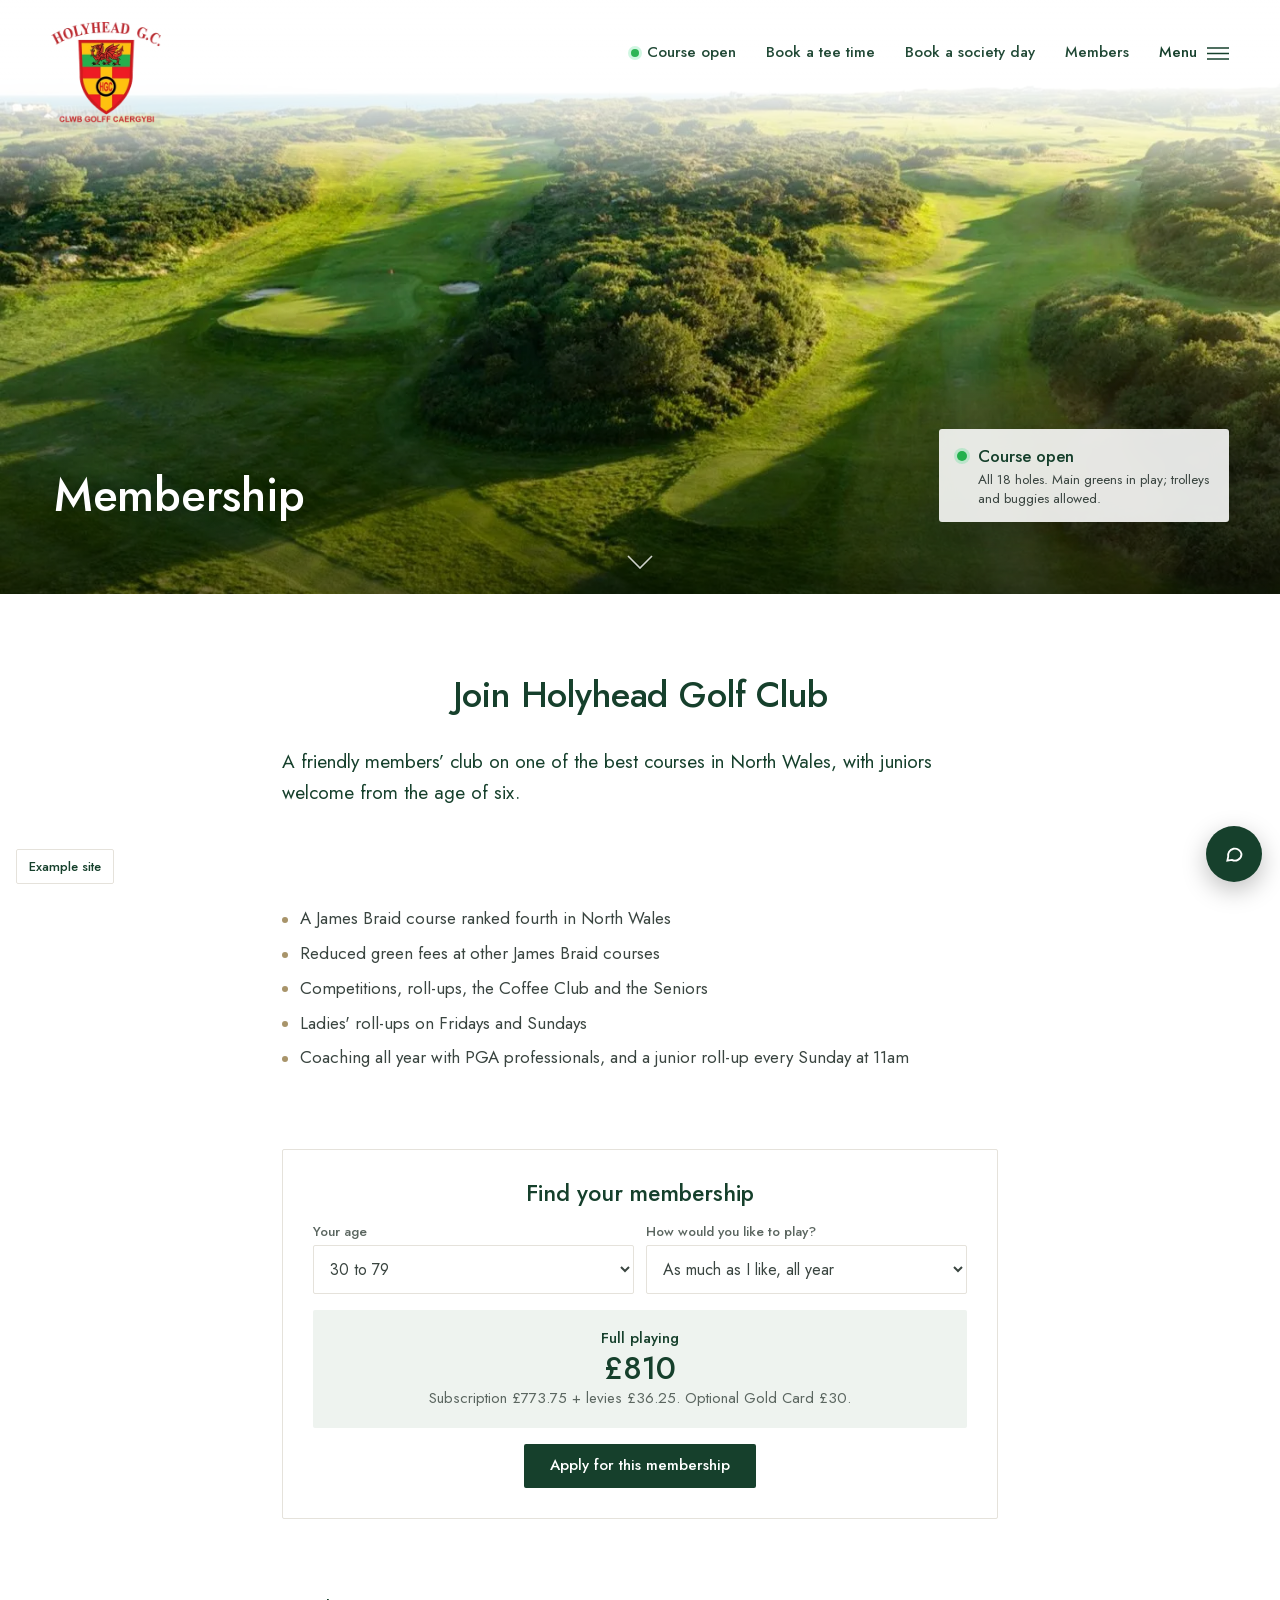
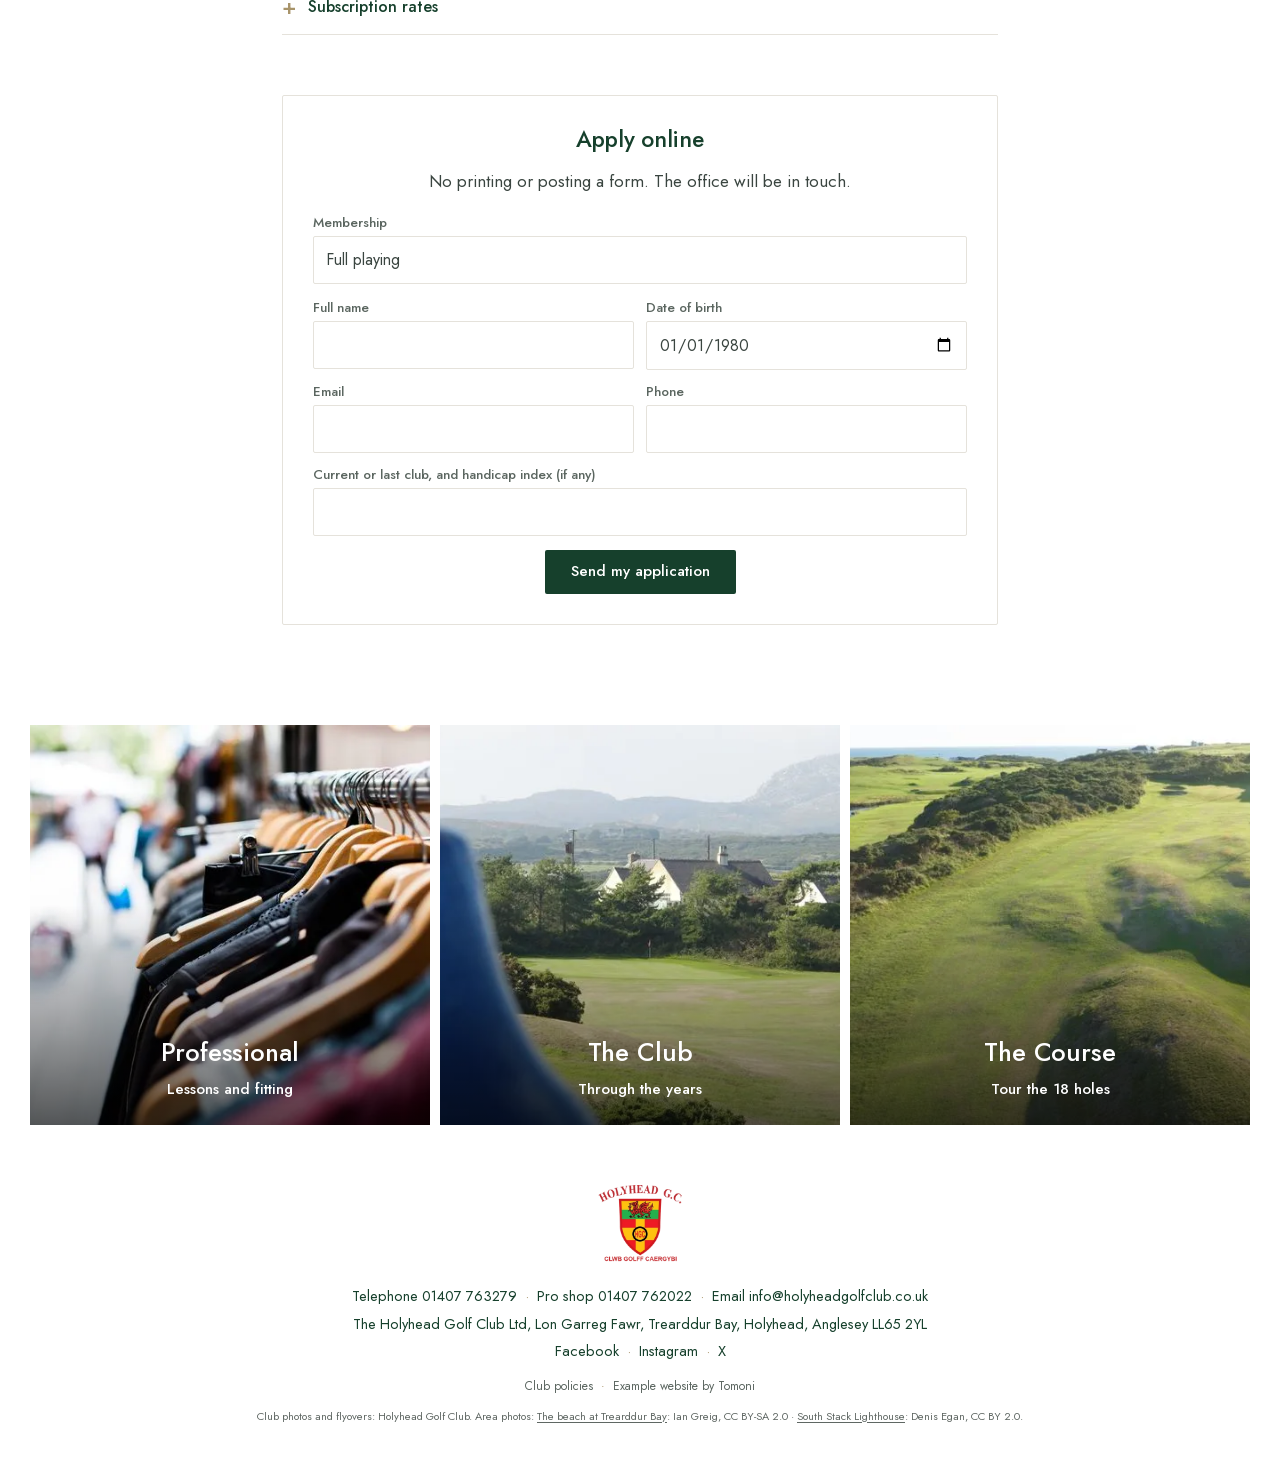
<file: membership.html>
<!doctype html>
<html lang="en-GB" data-style="heritage" data-palette="green">
<head>
<meta charset="utf-8"><meta name="viewport" content="width=device-width,initial-scale=1,viewport-fit=cover">
<title>Membership | Holyhead Golf Club</title>
<meta name="description" content="Join Holyhead Golf Club on Anglesey. Find the right membership in two questions, see the subscription rates and apply online.">
<meta name="robots" content="noindex">
<meta property="og:title" content="Membership | Holyhead Golf Club"><meta property="og:description" content="Example website made by Tomoni for Holyhead Golf Club. Join Holyhead Golf Club on Anglesey. Find the right membership in two questions, see the subscription rates and apply online."><meta property="og:image" content="https://tomwilliams92-hue.github.io/hgc-website-preview/img/share.jpg"><meta property="og:image:width" content="1200"><meta property="og:image:height" content="630"><meta property="og:url" content="https://tomwilliams92-hue.github.io/hgc-website-preview/membership.html"><meta property="og:type" content="website"><meta name="twitter:card" content="summary_large_image">
<link rel="icon" href="img/club/crest-64.png"><link rel="apple-touch-icon" href="img/club/crest-180.png">
<link rel="preconnect" href="https://api.open-meteo.com" crossorigin>
<link rel="stylesheet" href="css/site.css?v=e48c998c"><link rel="stylesheet" href="css/wl.css?v=7ede94a9">
<script type="application/ld+json">{"@context": "https://schema.org", "@type": "GolfCourse", "name": "Holyhead Golf Club", "alternateName": "Clwb Golff Caergybi", "address": {"@type": "PostalAddress", "streetAddress": "Lon Garreg Fawr, Trearddur Bay", "addressLocality": "Holyhead", "postalCode": "LL65 2YL", "addressCountry": "GB"}, "telephone": "+441407763279", "email": "info@holyheadgolfclub.co.uk", "geo": {"@type": "GeoCoordinates", "latitude": 53.2897, "longitude": -4.6315}, "foundingDate": "1912"}</script>
</head>
<body class="">
<header class="wlhead"><a class="crest" href="index.html"><img src="img/club/crest-256.webp" alt="Holyhead Golf Club"></a>
<nav class="tl"><a class="lab status" data-cs="pill" href="course.html#status" title="All 18 holes; trolleys and buggies allowed"><i class="sdot"></i><span data-cy="Cwrs ar agor">Course open</span></a><a class="lab" href="https://holyhead.hub.clubv1.com/visitors/booking" target="_blank" rel="noopener" data-cy="Archebu amser ti">Book a tee time</a><a class="lab" href="societies.html#enquire" data-cy="Archebu diwrnod cymdeithas">Book a society day</a><a class="lab" href="https://holyhead.hub.clubv1.com/" target="_blank" rel="noopener" data-cy="Aelodau">Members</a><button class="menuinline lab" data-wlmenu aria-label="Menu"><span data-cy="Dewislen">Menu</span><svg viewBox="0 0 24 14" fill="none" stroke="currentColor" stroke-width="1.6"><path d="M0 1h24M0 7h24M0 13h24"/></svg></button></nav></header>
<button class="menubtn lab" data-wlmenu aria-label="Menu"><span>Menu</span><svg viewBox="0 0 24 14" fill="none" stroke="currentColor" stroke-width="1.6"><path d="M0 1h24M0 7h24M0 13h24"/></svg></button>
<div class="wlmenu"><div class="pic" style="background-image:url(img/club/aerial-bunkers-1400.webp)"><img src="img/club/crest-256.webp" alt=""></div>
<div class="list"><button class="close lab" data-wlmenu>Close <span style="font-size:22px;line-height:1">×</span></button><nav><a href="index.html" data-cy="Hafan">Home</a><a href="course.html" data-cy="Y Cwrs">The Course</a><a href="visitors.html" data-cy="Ymwelwyr">Visitors</a><a href="societies.html" data-cy="Cymdeithasau">Societies</a><a href="functions.html" data-cy="Achlysuron">Functions</a><a href="par5.html" data-cy="Lolfa Par 5">Par 5 Lounge</a><a href="stay.html" data-cy="Aros a chwarae">Stay and Play</a><a href="membership.html" aria-current=page data-cy="Aelodaeth">Membership</a><a href="pro.html" data-cy="Y Pro">Professional</a><a href="club.html" data-cy="Y Clwb">The Club</a><a href="contact.html" data-cy="Cysylltu">Contact</a></nav>
<div class="menucta"><a class="btn green sm" href="https://holyhead.hub.clubv1.com/visitors/booking" target="_blank" rel="noopener" data-cy="Archebu amser ti">Book a tee time</a><a class="btn green sm" href="societies.html#enquire" data-cy="Archebu diwrnod cymdeithas">Book a society day</a></div>
<div class="smalls lab"><a href="https://holyhead.hub.clubv1.com/" target="_blank" rel="noopener">Members area</a>
<span data-cs="line">Course status: open, all 18 holes<i class="sdot"></i></span><span data-wx-live hidden>Now <span data-wx="temp"></span>, wind <span data-wx="wind"></span></span>
<a href="tel:01407763279">Telephone 01407 763279</a><span class="langs"><button data-lang="en">English</button>/ <button data-lang="cy">Cymraeg</button></span></div></div></div>
<main>
<section class="wlhero"><img src="img/club/aerial-sea-1400.webp" srcset="img/club/aerial-sea-800.webp 800w, img/club/aerial-sea-1400.webp 1400w, img/club/aerial-sea.webp 2200w" sizes="100vw" alt="The course with the Irish Sea beyond, seen from the air" fetchpriority="high"><h1 data-cy="Aelodaeth">Membership</h1><aside class="cond" aria-label="Conditions at the club">
<div class="c-status" data-cs="pill"><i class="sdot"></i><span data-cy="Cwrs ar agor">Course open</span></div>
<p class="c-detail" data-cs="detail">All 18 holes. Main greens in play; trolleys and buggies allowed.</p>
<div class="c-wx" data-wx-live hidden><span class="c-temp"><i class="wxi"></i><b data-wx="temp"></b><span data-wx="desc"></span></span>
<span class="c-wind"><span class="warrow"><svg viewBox="0 0 24 24" width="14" height="14" fill="none" stroke="currentColor" stroke-width="2.2" stroke-linecap="round" stroke-linejoin="round"><path d="M12 20V4M5.5 10.5L12 4l6.5 6.5"/></svg></span><span>Wind <span data-wx="wind"></span> <small data-wx="gust"></small></span></span><span class="c-sun" data-wx="sunset"></span></div>
<div class="c-live" data-wx-live hidden>Live weather, updated <span data-wx="at"></span></div></aside><span class="down"><svg width="26" height="14" viewBox="0 0 26 14" fill="none" stroke="currentColor" stroke-width="1.6"><path d="M1 1l12 12L25 1"/></svg></span></section>
<section class="col intro"><h2>Join Holyhead Golf Club</h2><p class="lead">A friendly members’ club on one of the best courses in North Wales, with juniors welcome from the age of six.</p></section>
<section class="col block"><ul class="bul"><li>A James Braid course ranked fourth in North Wales</li><li>Reduced green fees at other James Braid courses</li><li>Competitions, roll-ups, the Coffee Club and the Seniors</li><li>Ladies' roll-ups on Fridays and Sundays</li><li>Coaching all year with PGA professionals, and a junior roll-up every Sunday at 11am</li></ul></section>
<section class="col block"><form class="wlpanel" id="memfinder" onsubmit="return false"><h3>Find your membership</h3><div class="grid g2" style="gap:12px">
<div><label class="f">Your age</label><select aria-label="Your age" name="age"><option value="6-10">6 to 10</option><option value="11-17">11 to 17</option><option value="18-20">18 to 20</option><option value="21-24">21 to 24</option><option value="25-29">25 to 29</option><option value="adult" selected>30 to 79</option><option value="senior">80 or over</option></select></div>
<div><label class="f">How would you like to play?</label><select aria-label="How would you like to play?" name="how"><option value="full">As much as I like, all year</option><option value="newreturn">New to the club or coming back to golf</option><option value="eighteen">Join now and play until March 2028</option><option value="twilight">Mostly after work (twilight)</option><option value="winter">Just the winter (October to March)</option><option value="trial">Try it first (April to June)</option><option value="second">Already a member elsewhere</option><option value="distance">I live some distance away</option></select></div></div>
<div class="out sumline" style="text-align:center"><div class="tt" id="mf-name" style="color:var(--ink);font-weight:500"></div><div class="pp" id="mf-price"></div><div class="tt" id="mf-note"></div></div>
<div style="text-align:center"><a class="btn green" href="#apply">Apply for this membership</a></div></form></section>
<section class="col block"><details class="faq"><summary>Subscription rates</summary><div><div class="tblwrap"><table class="tbl"><thead><tr><th>Category</th><th class="num">Subscription</th><th class="num">Levies</th></tr></thead><tbody><tr><td>Full playing</td><td class="num">£773.75</td><td class="num">£36.25</td></tr><tr><td>New to the club or 'Back to Golf'</td><td class="num">£653.75</td><td class="num">£36.25</td></tr><tr><td>18-month membership (October 2026 to 31 March 2028)</td><td class="num">£762.75</td><td class="num">£36.25</td></tr><tr><td>Senior (aged 80 and over)</td><td class="num">£518.75</td><td class="num">£36.25</td></tr><tr><td>Intermediate (aged 25 to 29)</td><td class="num">£563.75</td><td class="num">£36.25</td></tr><tr><td>Distance full</td><td class="num">£563.75</td><td class="num">£36.25</td></tr><tr><td>Country</td><td class="num">£469.75</td><td class="num">£30.25</td></tr><tr><td>Colts (aged 21 to 24)</td><td class="num">£383.75</td><td class="num">£36.25</td></tr><tr><td>Student (aged 18 to 20)</td><td class="num">£263.75</td><td class="num">£36.25</td></tr><tr><td>Junior (aged 11 to 17)</td><td class="num">£60.75</td><td class="num">£9.25</td></tr><tr><td>Junior (aged 6 to 10)</td><td class="num">£20.75</td><td class="num">£9.25</td></tr><tr><td>Winter (October to March)</td><td class="num">£220.00</td><td class="num">–</td></tr><tr><td>Second club membership</td><td class="num">£462.00</td><td class="num">£13.00</td></tr><tr><td>Trial (1 April to 30 June)</td><td class="num">£196.00</td><td class="num">£4.00</td></tr><tr><td>Twilight (after 3pm in summer, 1pm in winter)</td><td class="num">£426.00</td><td class="num">£4.00</td></tr></tbody></table></div><p class="small">Membership is available all year round. Terms apply to the new-to-club, second-club and 18-month categories.</p></div></details></section>
<section class="col block" id="apply"><form class="wlpanel" data-demo><h3>Apply online</h3><p style="text-align:center">No printing or posting a form. The office will be in touch.</p><div class="field"><label class="f">Membership</label><input aria-label="Membership" id="apply-cat" readonly></div>
<div class="grid g2" style="gap:12px"><div><label class="f">Full name</label><input aria-label="Full name" required></div><div><label class="f">Date of birth</label><input aria-label="Date of birth" type="date" data-default="1980-01-01"></div></div>
<div class="grid g2" style="gap:12px;margin-top:12px"><div><label class="f">Email</label><input aria-label="Email" type="email" required></div><div><label class="f">Phone</label><input aria-label="Phone" type="tel"></div></div>
<div class="field" style="margin-top:12px"><label class="f">Current or last club, and handicap index (if any)</label><input aria-label="Current or last club, and handicap index (if any)"></div>
<div style="text-align:center"><button class="btn green">Send my application</button></div></form>
<div class="done"><h3>Application received</h3><p class="small muted">This is an example website, so nothing was sent.</p><p>The office will be in touch about the next steps.</p></div></section>
<section class="cross"><div class="tiles3"><a class="wtile" href="pro.html"><img src="img/club/proshop-800.webp" alt="" loading="lazy"><div class="t"><h3>Professional</h3><span class="lab">Lessons and fitting</span></div></a><a class="wtile" href="club.html"><img src="img/club/bell-houses-800.webp" alt="" loading="lazy"><div class="t"><h3>The Club</h3><span class="lab">Through the years</span></div></a><a class="wtile" href="course.html"><img src="img/club/aerial-dunes-800.webp" alt="" loading="lazy"><div class="t"><h3>The Course</h3><span class="lab">Tour the 18 holes</span></div></a></div></section>
</main>
<footer class="wlfoot"><img src="img/club/crest-256.webp" alt="Holyhead Golf Club crest">
<div><span class="nw">Telephone <a href="tel:01407763279">01407 763279</a></span><span class="dotsep">·</span><span class="nw">Pro shop <a href="tel:01407762022">01407 762022</a></span><span class="dotsep">·</span><span class="nw">Email <a href="mailto:info@holyheadgolfclub.co.uk">info@holyheadgolfclub.co.uk</a></span></div>
<div>The Holyhead Golf Club Ltd, Lon Garreg Fawr, Trearddur Bay, Holyhead, Anglesey LL65 2YL</div>
<div><a href="https://www.facebook.com/holyheadgolfclub" target="_blank" rel="noopener">Facebook</a><span class="dotsep">·</span><a href="https://www.instagram.com/holyheadgolfclub" target="_blank" rel="noopener">Instagram</a><span class="dotsep">·</span><a href="https://www.twitter.com/holyheadgc" target="_blank" rel="noopener">X</a></div>
<div class="fine">Club policies<span class="dotsep">·</span>Example website by Tomoni</div>
<div class="credit">Club photos and flyovers: Holyhead Golf Club. Area photos: <a href="https://commons.wikimedia.org/wiki/File:The_beach_at_Trearddur_Bay_-_geograph.org.uk_-_3482022.jpg" target="_blank" rel="noopener">The beach at Trearddur Bay</a>: Ian Greig, CC BY-SA 2.0 · <a href="https://commons.wikimedia.org/wiki/File:South_Stack_Lighthouse,_Wales-28May2007b.jpg" target="_blank" rel="noopener">South Stack Lighthouse</a>: Denis Egan, CC BY 2.0.</div></footer>
<div class="ask"><div class="win"><div class="hd"><img src="img/club/crest-256.webp" alt=""><span><b>Ask the club</b><small>Answers from the club's own information</small></span><button aria-label="Close">×</button></div>
<div class="log"></div><div class="qs"><button>Green fees today?</button><button>Society prices</button><button>Is the course open?</button><button>Dress code</button><button>Bar opening times</button><button>Book a function</button></div>
<form><input placeholder="Type a question…" aria-label="Your question"><button>Ask</button></form><div class="note"> Answers only from the club's own information. Anything else goes to the office.</div></div>
<button class="bubble" aria-label="Ask the club"><i><svg width="20" height="20" viewBox="0 0 24 24" fill="none" stroke="currentColor" stroke-width="2.2"><path d="M21 12a8 8 0 0 1-11.6 7.1L4 20l1-4.6A8 8 0 1 1 21 12z"/></svg></i><span>Ask the club</span></button></div>
<div class="designpill"><button class="dp-open">Example site</button><div class="dp-panel"><b>Example website for Holyhead Golf Club</b><br>Made by Tomoni. Not live; forms send nothing.<br><a href="admin/">Try the office editor</a>
<div class="sw">Colours <button class="dot" title="Club green" style="background:#16402c" data-set-palette="green"></button><button class="dot" title="Navy" style="background:#002b60" data-set-palette="navy"></button><button class="dot" title="Burgundy" style="background:#6a1d29" data-set-palette="burgundy"></button></div></div></div>
<div class="modal" id="modal"><div class="box"></div></div>
<script src="js/data.js?v=e87685d6"></script><script src="js/site.js?v=c0321c52"></script><script src="js/wl.js?v=2dc6be85"></script>
</body></html>
</file>
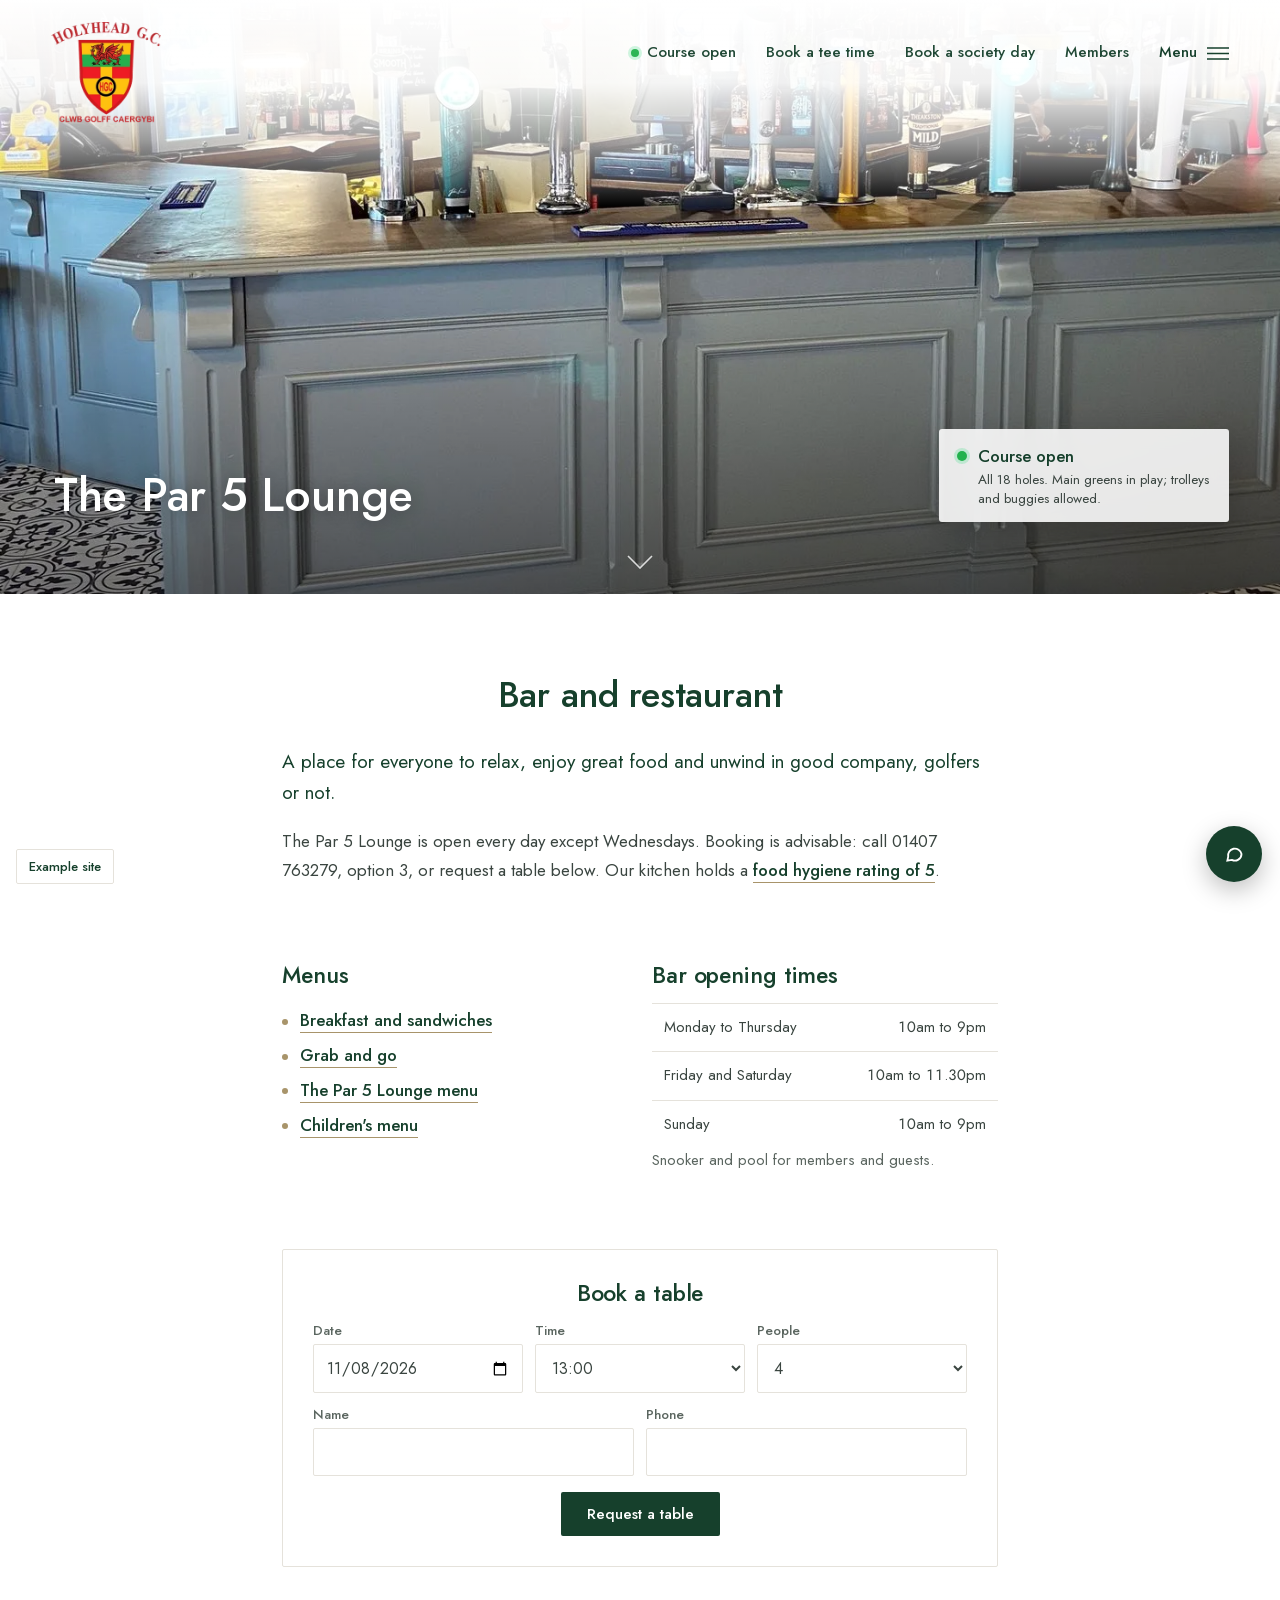
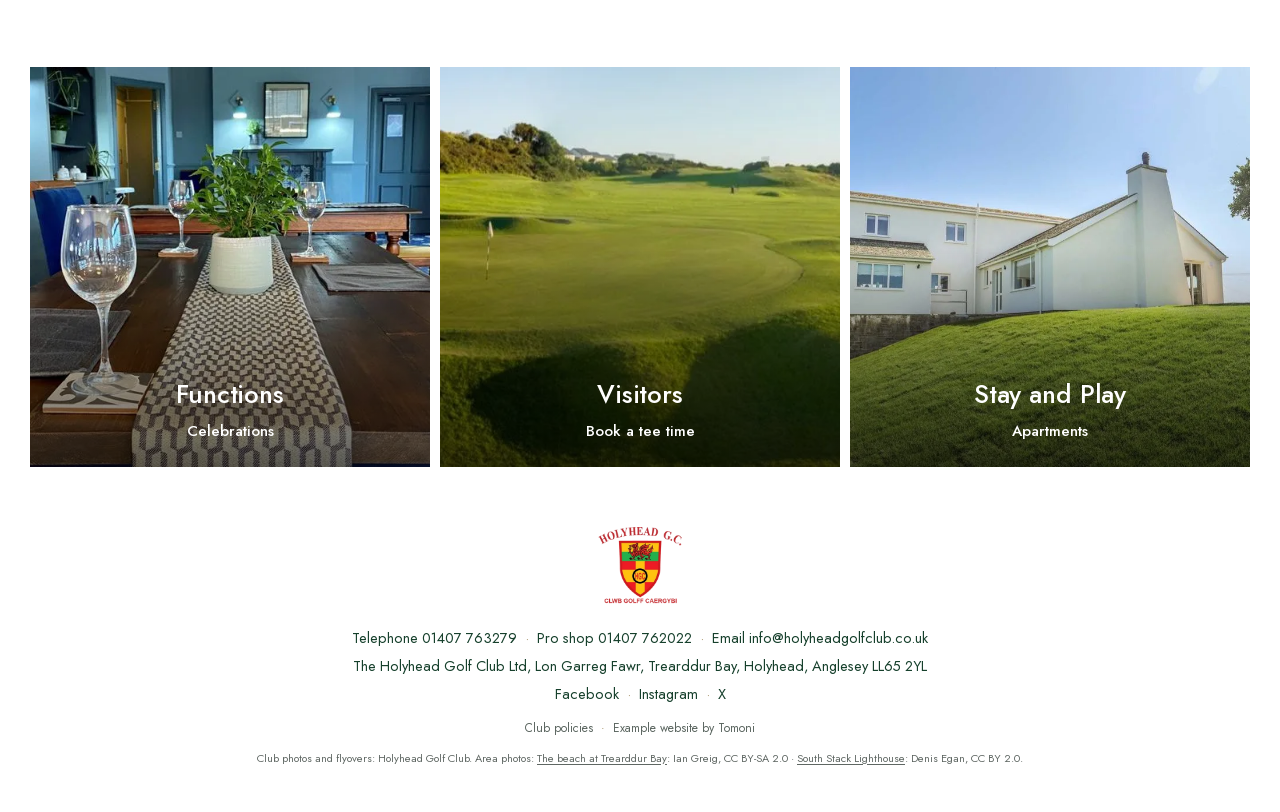
<file: par5.html>
<!doctype html>
<html lang="en-GB" data-style="heritage" data-palette="green">
<head>
<meta charset="utf-8"><meta name="viewport" content="width=device-width,initial-scale=1,viewport-fit=cover">
<title>The Par 5 Lounge | Holyhead Golf Club</title>
<meta name="description" content="The Par 5 Lounge at Holyhead Golf Club, Trearddur Bay: open to everyone every day except Wednesdays. Menus, table booking and bar opening times.">
<meta name="robots" content="noindex">
<meta property="og:title" content="The Par 5 Lounge | Holyhead Golf Club"><meta property="og:description" content="Example website made by Tomoni for Holyhead Golf Club. The Par 5 Lounge at Holyhead Golf Club, Trearddur Bay: open to everyone every day except Wednesdays. Menus, table booking and bar opening times."><meta property="og:image" content="https://tomwilliams92-hue.github.io/hgc-website-preview/img/share.jpg"><meta property="og:image:width" content="1200"><meta property="og:image:height" content="630"><meta property="og:url" content="https://tomwilliams92-hue.github.io/hgc-website-preview/par5.html"><meta property="og:type" content="website"><meta name="twitter:card" content="summary_large_image">
<link rel="icon" href="img/club/crest-64.png"><link rel="apple-touch-icon" href="img/club/crest-180.png">
<link rel="preconnect" href="https://api.open-meteo.com" crossorigin>
<link rel="stylesheet" href="css/site.css?v=e48c998c"><link rel="stylesheet" href="css/wl.css?v=7ede94a9">
<script type="application/ld+json">{"@context": "https://schema.org", "@type": "GolfCourse", "name": "Holyhead Golf Club", "alternateName": "Clwb Golff Caergybi", "address": {"@type": "PostalAddress", "streetAddress": "Lon Garreg Fawr, Trearddur Bay", "addressLocality": "Holyhead", "postalCode": "LL65 2YL", "addressCountry": "GB"}, "telephone": "+441407763279", "email": "info@holyheadgolfclub.co.uk", "geo": {"@type": "GeoCoordinates", "latitude": 53.2897, "longitude": -4.6315}, "foundingDate": "1912"}</script>
</head>
<body class="">
<header class="wlhead"><a class="crest" href="index.html"><img src="img/club/crest-256.webp" alt="Holyhead Golf Club"></a>
<nav class="tl"><a class="lab status" data-cs="pill" href="course.html#status" title="All 18 holes; trolleys and buggies allowed"><i class="sdot"></i><span data-cy="Cwrs ar agor">Course open</span></a><a class="lab" href="https://holyhead.hub.clubv1.com/visitors/booking" target="_blank" rel="noopener" data-cy="Archebu amser ti">Book a tee time</a><a class="lab" href="societies.html#enquire" data-cy="Archebu diwrnod cymdeithas">Book a society day</a><a class="lab" href="https://holyhead.hub.clubv1.com/" target="_blank" rel="noopener" data-cy="Aelodau">Members</a><button class="menuinline lab" data-wlmenu aria-label="Menu"><span data-cy="Dewislen">Menu</span><svg viewBox="0 0 24 14" fill="none" stroke="currentColor" stroke-width="1.6"><path d="M0 1h24M0 7h24M0 13h24"/></svg></button></nav></header>
<button class="menubtn lab" data-wlmenu aria-label="Menu"><span>Menu</span><svg viewBox="0 0 24 14" fill="none" stroke="currentColor" stroke-width="1.6"><path d="M0 1h24M0 7h24M0 13h24"/></svg></button>
<div class="wlmenu"><div class="pic" style="background-image:url(img/club/aerial-bunkers-1400.webp)"><img src="img/club/crest-256.webp" alt=""></div>
<div class="list"><button class="close lab" data-wlmenu>Close <span style="font-size:22px;line-height:1">×</span></button><nav><a href="index.html" data-cy="Hafan">Home</a><a href="course.html" data-cy="Y Cwrs">The Course</a><a href="visitors.html" data-cy="Ymwelwyr">Visitors</a><a href="societies.html" data-cy="Cymdeithasau">Societies</a><a href="functions.html" data-cy="Achlysuron">Functions</a><a href="par5.html" aria-current=page data-cy="Lolfa Par 5">Par 5 Lounge</a><a href="stay.html" data-cy="Aros a chwarae">Stay and Play</a><a href="membership.html" data-cy="Aelodaeth">Membership</a><a href="pro.html" data-cy="Y Pro">Professional</a><a href="club.html" data-cy="Y Clwb">The Club</a><a href="contact.html" data-cy="Cysylltu">Contact</a></nav>
<div class="menucta"><a class="btn green sm" href="https://holyhead.hub.clubv1.com/visitors/booking" target="_blank" rel="noopener" data-cy="Archebu amser ti">Book a tee time</a><a class="btn green sm" href="societies.html#enquire" data-cy="Archebu diwrnod cymdeithas">Book a society day</a></div>
<div class="smalls lab"><a href="https://holyhead.hub.clubv1.com/" target="_blank" rel="noopener">Members area</a>
<span data-cs="line">Course status: open, all 18 holes<i class="sdot"></i></span><span data-wx-live hidden>Now <span data-wx="temp"></span>, wind <span data-wx="wind"></span></span>
<a href="tel:01407763279">Telephone 01407 763279</a><span class="langs"><button data-lang="en">English</button>/ <button data-lang="cy">Cymraeg</button></span></div></div></div>
<main>
<section class="wlhero"><img src="img/club/bar-1400.webp" srcset="img/club/bar-800.webp 800w, img/club/bar-1400.webp 1400w, img/club/bar.webp 2200w" sizes="100vw" alt="The bar in the clubhouse" fetchpriority="high"><h1 data-cy="Lolfa Par 5">The Par 5 Lounge</h1><aside class="cond" aria-label="Conditions at the club">
<div class="c-status" data-cs="pill"><i class="sdot"></i><span data-cy="Cwrs ar agor">Course open</span></div>
<p class="c-detail" data-cs="detail">All 18 holes. Main greens in play; trolleys and buggies allowed.</p>
<div class="c-wx" data-wx-live hidden><span class="c-temp"><i class="wxi"></i><b data-wx="temp"></b><span data-wx="desc"></span></span>
<span class="c-wind"><span class="warrow"><svg viewBox="0 0 24 24" width="14" height="14" fill="none" stroke="currentColor" stroke-width="2.2" stroke-linecap="round" stroke-linejoin="round"><path d="M12 20V4M5.5 10.5L12 4l6.5 6.5"/></svg></span><span>Wind <span data-wx="wind"></span> <small data-wx="gust"></small></span></span><span class="c-sun" data-wx="sunset"></span></div>
<div class="c-live" data-wx-live hidden>Live weather, updated <span data-wx="at"></span></div></aside><span class="down"><svg width="26" height="14" viewBox="0 0 26 14" fill="none" stroke="currentColor" stroke-width="1.6"><path d="M1 1l12 12L25 1"/></svg></span></section>
<section class="col intro"><h2>Bar and restaurant</h2><p class="lead">A place for everyone to relax, enjoy great food and unwind in good company, golfers or not.</p><p>The Par 5 Lounge is open every day except Wednesdays. Booking is advisable: call 01407 763279, option 3, or request a table below. Our kitchen holds a <a class="link" href="https://ratings.food.gov.uk/business/en-GB/528815/Holyhead-Golf-Club-%26-Pro-Shop-Trearddur-Bay" target="_blank" rel="noopener">food hygiene rating of 5</a>.</p></section>
<section class="col block"><div class="grid g2"><div><h3>Menus</h3><ul class="bul"><li><a class="link" href="https://www.holyheadgolfclub.co.uk/restaurant-information" target="_blank" rel="noopener">Breakfast and sandwiches</a></li><li><a class="link" href="https://www.holyheadgolfclub.co.uk/restaurant-information" target="_blank" rel="noopener">Grab and go</a></li><li><a class="link" href="https://www.holyheadgolfclub.co.uk/restaurant-information" target="_blank" rel="noopener">The Par 5 Lounge menu</a></li><li><a class="link" href="https://www.holyheadgolfclub.co.uk/restaurant-information" target="_blank" rel="noopener">Children's menu</a></li></ul></div><div><h3>Bar opening times</h3><div class="tblwrap"><table class="tbl"><tbody><tr><td>Monday to Thursday</td><td class="num">10am to 9pm</td></tr><tr><td>Friday and Saturday</td><td class="num">10am to 11.30pm</td></tr><tr><td>Sunday</td><td class="num">10am to 9pm</td></tr></tbody></table></div><p class="small muted">Snooker and pool for members and guests.</p></div></div></section>
<section class="col block"><form class="wlpanel" data-demo><h3>Book a table</h3><div class="grid g3" style="gap:12px"><div><label class="f">Date</label><input aria-label="Date" type="date" data-default="2026-11-08"></div><div><label class="f">Time</label><select aria-label="Time"><option>12:00</option><option>12:30</option><option selected>13:00</option><option>13:30</option><option>17:30</option><option>18:00</option><option>18:30</option><option>19:00</option></select></div><div><label class="f">People</label><select aria-label="People"><option>1</option><option>2</option><option>3</option><option selected>4</option><option>5</option><option>6</option><option>7</option><option>8</option><option>9</option><option>10</option><option>11</option><option>12</option></select></div></div>
<div class="grid g2" style="gap:12px;margin-top:12px"><div><label class="f">Name</label><input aria-label="Name" required></div><div><label class="f">Phone</label><input aria-label="Phone" type="tel" required></div></div>
<div style="text-align:center;margin-top:16px"><button class="btn green">Request a table</button></div></form>
<div class="done"><h3>Table requested</h3><p class="small muted">This is an example website, so nothing was sent.</p><p>You'll get a text to confirm.</p></div></section>
<section class="cross"><div class="tiles3"><a class="wtile" href="functions.html"><img src="img/club/dining-800.webp" alt="" loading="lazy"><div class="t"><h3>Functions</h3><span class="lab">Celebrations</span></div></a><a class="wtile" href="visitors.html"><img src="img/club/green-flag-800.webp" alt="" loading="lazy"><div class="t"><h3>Visitors</h3><span class="lab">Book a tee time</span></div></a><a class="wtile" href="stay.html"><img src="img/club/apartments-800.webp" alt="" loading="lazy"><div class="t"><h3>Stay and Play</h3><span class="lab">Apartments</span></div></a></div></section>
</main>
<footer class="wlfoot"><img src="img/club/crest-256.webp" alt="Holyhead Golf Club crest">
<div><span class="nw">Telephone <a href="tel:01407763279">01407 763279</a></span><span class="dotsep">·</span><span class="nw">Pro shop <a href="tel:01407762022">01407 762022</a></span><span class="dotsep">·</span><span class="nw">Email <a href="mailto:info@holyheadgolfclub.co.uk">info@holyheadgolfclub.co.uk</a></span></div>
<div>The Holyhead Golf Club Ltd, Lon Garreg Fawr, Trearddur Bay, Holyhead, Anglesey LL65 2YL</div>
<div><a href="https://www.facebook.com/holyheadgolfclub" target="_blank" rel="noopener">Facebook</a><span class="dotsep">·</span><a href="https://www.instagram.com/holyheadgolfclub" target="_blank" rel="noopener">Instagram</a><span class="dotsep">·</span><a href="https://www.twitter.com/holyheadgc" target="_blank" rel="noopener">X</a></div>
<div class="fine">Club policies<span class="dotsep">·</span>Example website by Tomoni</div>
<div class="credit">Club photos and flyovers: Holyhead Golf Club. Area photos: <a href="https://commons.wikimedia.org/wiki/File:The_beach_at_Trearddur_Bay_-_geograph.org.uk_-_3482022.jpg" target="_blank" rel="noopener">The beach at Trearddur Bay</a>: Ian Greig, CC BY-SA 2.0 · <a href="https://commons.wikimedia.org/wiki/File:South_Stack_Lighthouse,_Wales-28May2007b.jpg" target="_blank" rel="noopener">South Stack Lighthouse</a>: Denis Egan, CC BY 2.0.</div></footer>
<div class="ask"><div class="win"><div class="hd"><img src="img/club/crest-256.webp" alt=""><span><b>Ask the club</b><small>Answers from the club's own information</small></span><button aria-label="Close">×</button></div>
<div class="log"></div><div class="qs"><button>Green fees today?</button><button>Society prices</button><button>Is the course open?</button><button>Dress code</button><button>Bar opening times</button><button>Book a function</button></div>
<form><input placeholder="Type a question…" aria-label="Your question"><button>Ask</button></form><div class="note"> Answers only from the club's own information. Anything else goes to the office.</div></div>
<button class="bubble" aria-label="Ask the club"><i><svg width="20" height="20" viewBox="0 0 24 24" fill="none" stroke="currentColor" stroke-width="2.2"><path d="M21 12a8 8 0 0 1-11.6 7.1L4 20l1-4.6A8 8 0 1 1 21 12z"/></svg></i><span>Ask the club</span></button></div>
<div class="designpill"><button class="dp-open">Example site</button><div class="dp-panel"><b>Example website for Holyhead Golf Club</b><br>Made by Tomoni. Not live; forms send nothing.<br><a href="admin/">Try the office editor</a>
<div class="sw">Colours <button class="dot" title="Club green" style="background:#16402c" data-set-palette="green"></button><button class="dot" title="Navy" style="background:#002b60" data-set-palette="navy"></button><button class="dot" title="Burgundy" style="background:#6a1d29" data-set-palette="burgundy"></button></div></div></div>
<div class="modal" id="modal"><div class="box"></div></div>
<script src="js/data.js?v=e87685d6"></script><script src="js/site.js?v=c0321c52"></script><script src="js/wl.js?v=2dc6be85"></script>
</body></html>
</file>
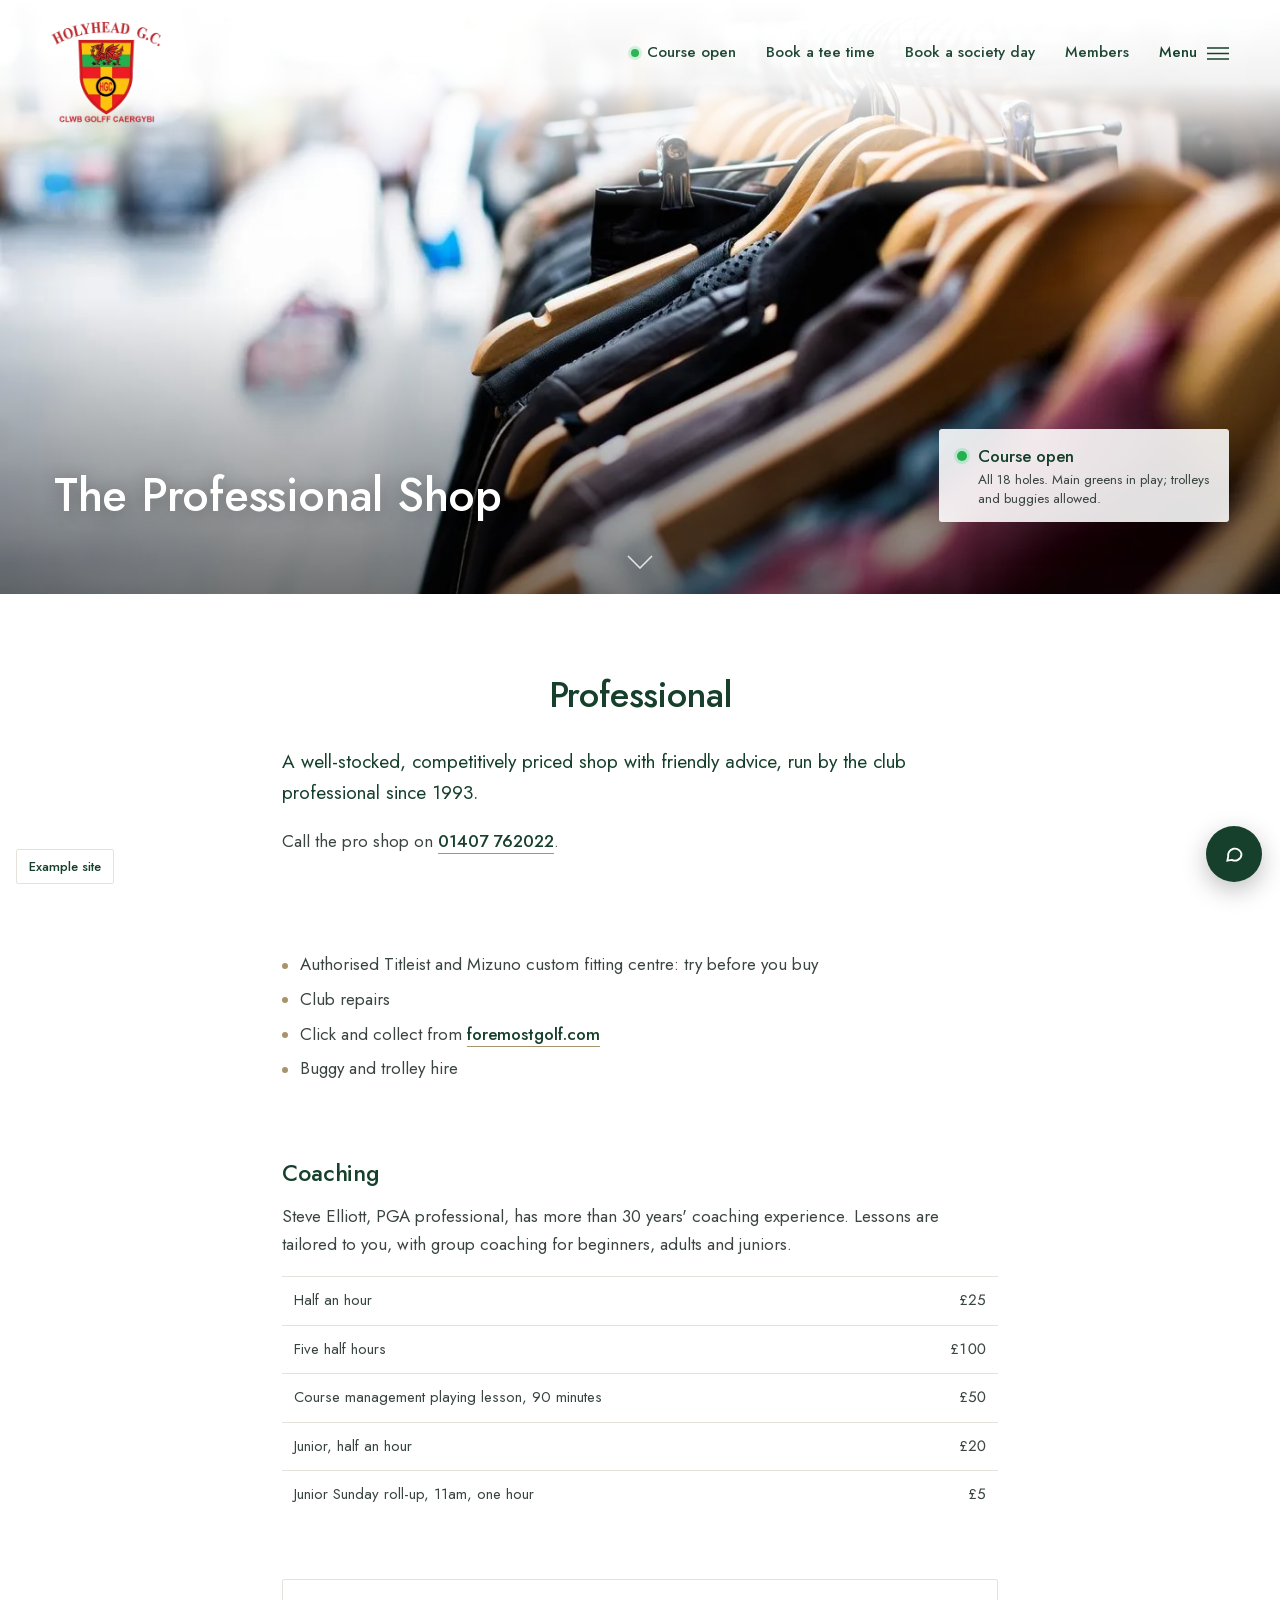
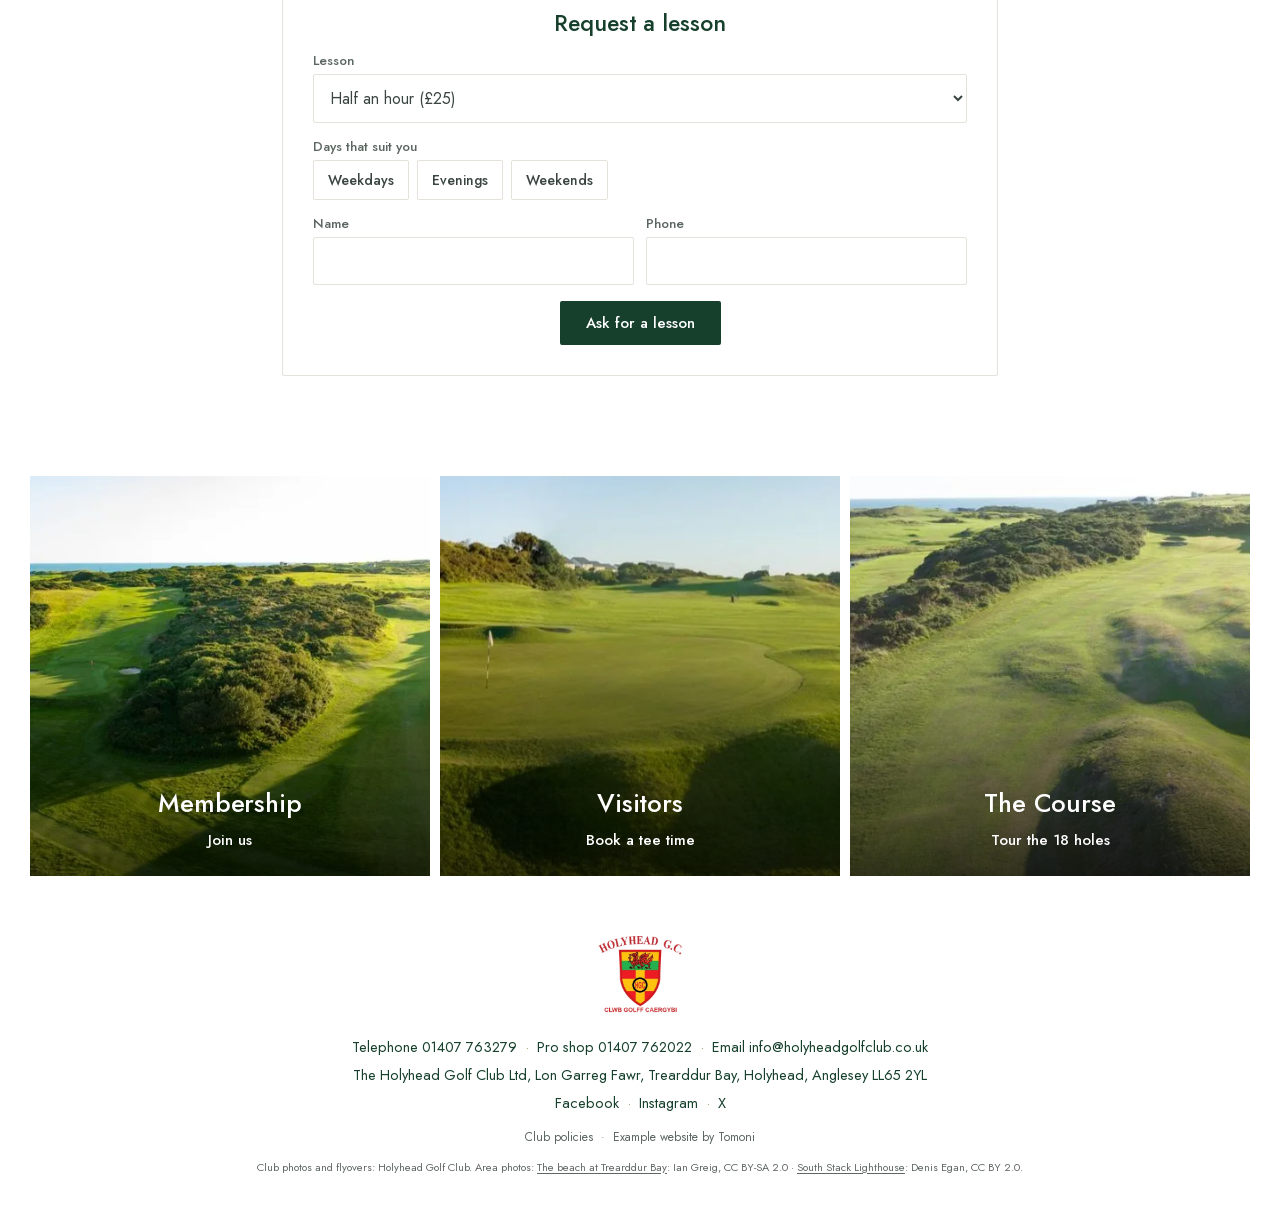
<file: pro.html>
<!doctype html>
<html lang="en-GB" data-style="heritage" data-palette="green">
<head>
<meta charset="utf-8"><meta name="viewport" content="width=device-width,initial-scale=1,viewport-fit=cover">
<title>Professional Shop and Coaching | Holyhead Golf Club</title>
<meta name="description" content="Holyhead Golf Club pro shop: Titleist and Mizuno custom fitting, repairs, click and collect, and lessons with PGA professional Steve Elliott.">
<meta name="robots" content="noindex">
<meta property="og:title" content="Professional Shop and Coaching | Holyhead Golf Club"><meta property="og:description" content="Example website made by Tomoni for Holyhead Golf Club. Holyhead Golf Club pro shop: Titleist and Mizuno custom fitting, repairs, click and collect, and lessons with PGA professional Steve Elliott."><meta property="og:image" content="https://tomwilliams92-hue.github.io/hgc-website-preview/img/share.jpg"><meta property="og:image:width" content="1200"><meta property="og:image:height" content="630"><meta property="og:url" content="https://tomwilliams92-hue.github.io/hgc-website-preview/pro.html"><meta property="og:type" content="website"><meta name="twitter:card" content="summary_large_image">
<link rel="icon" href="img/club/crest-64.png"><link rel="apple-touch-icon" href="img/club/crest-180.png">
<link rel="preconnect" href="https://api.open-meteo.com" crossorigin>
<link rel="stylesheet" href="css/site.css?v=e48c998c"><link rel="stylesheet" href="css/wl.css?v=7ede94a9">
<script type="application/ld+json">{"@context": "https://schema.org", "@type": "GolfCourse", "name": "Holyhead Golf Club", "alternateName": "Clwb Golff Caergybi", "address": {"@type": "PostalAddress", "streetAddress": "Lon Garreg Fawr, Trearddur Bay", "addressLocality": "Holyhead", "postalCode": "LL65 2YL", "addressCountry": "GB"}, "telephone": "+441407763279", "email": "info@holyheadgolfclub.co.uk", "geo": {"@type": "GeoCoordinates", "latitude": 53.2897, "longitude": -4.6315}, "foundingDate": "1912"}</script>
</head>
<body class="">
<header class="wlhead"><a class="crest" href="index.html"><img src="img/club/crest-256.webp" alt="Holyhead Golf Club"></a>
<nav class="tl"><a class="lab status" data-cs="pill" href="course.html#status" title="All 18 holes; trolleys and buggies allowed"><i class="sdot"></i><span data-cy="Cwrs ar agor">Course open</span></a><a class="lab" href="https://holyhead.hub.clubv1.com/visitors/booking" target="_blank" rel="noopener" data-cy="Archebu amser ti">Book a tee time</a><a class="lab" href="societies.html#enquire" data-cy="Archebu diwrnod cymdeithas">Book a society day</a><a class="lab" href="https://holyhead.hub.clubv1.com/" target="_blank" rel="noopener" data-cy="Aelodau">Members</a><button class="menuinline lab" data-wlmenu aria-label="Menu"><span data-cy="Dewislen">Menu</span><svg viewBox="0 0 24 14" fill="none" stroke="currentColor" stroke-width="1.6"><path d="M0 1h24M0 7h24M0 13h24"/></svg></button></nav></header>
<button class="menubtn lab" data-wlmenu aria-label="Menu"><span>Menu</span><svg viewBox="0 0 24 14" fill="none" stroke="currentColor" stroke-width="1.6"><path d="M0 1h24M0 7h24M0 13h24"/></svg></button>
<div class="wlmenu"><div class="pic" style="background-image:url(img/club/aerial-bunkers-1400.webp)"><img src="img/club/crest-256.webp" alt=""></div>
<div class="list"><button class="close lab" data-wlmenu>Close <span style="font-size:22px;line-height:1">×</span></button><nav><a href="index.html" data-cy="Hafan">Home</a><a href="course.html" data-cy="Y Cwrs">The Course</a><a href="visitors.html" data-cy="Ymwelwyr">Visitors</a><a href="societies.html" data-cy="Cymdeithasau">Societies</a><a href="functions.html" data-cy="Achlysuron">Functions</a><a href="par5.html" data-cy="Lolfa Par 5">Par 5 Lounge</a><a href="stay.html" data-cy="Aros a chwarae">Stay and Play</a><a href="membership.html" data-cy="Aelodaeth">Membership</a><a href="pro.html" aria-current=page data-cy="Y Pro">Professional</a><a href="club.html" data-cy="Y Clwb">The Club</a><a href="contact.html" data-cy="Cysylltu">Contact</a></nav>
<div class="menucta"><a class="btn green sm" href="https://holyhead.hub.clubv1.com/visitors/booking" target="_blank" rel="noopener" data-cy="Archebu amser ti">Book a tee time</a><a class="btn green sm" href="societies.html#enquire" data-cy="Archebu diwrnod cymdeithas">Book a society day</a></div>
<div class="smalls lab"><a href="https://holyhead.hub.clubv1.com/" target="_blank" rel="noopener">Members area</a>
<span data-cs="line">Course status: open, all 18 holes<i class="sdot"></i></span><span data-wx-live hidden>Now <span data-wx="temp"></span>, wind <span data-wx="wind"></span></span>
<a href="tel:01407763279">Telephone 01407 763279</a><span class="langs"><button data-lang="en">English</button>/ <button data-lang="cy">Cymraeg</button></span></div></div></div>
<main>
<section class="wlhero"><img src="img/club/proshop-1400.webp" srcset="img/club/proshop-800.webp 800w, img/club/proshop-1400.webp 1400w, img/club/proshop.webp 2200w" sizes="100vw" alt="Clothing in the pro shop" fetchpriority="high"><h1 data-cy="Siop y Pro">The Professional Shop</h1><aside class="cond" aria-label="Conditions at the club">
<div class="c-status" data-cs="pill"><i class="sdot"></i><span data-cy="Cwrs ar agor">Course open</span></div>
<p class="c-detail" data-cs="detail">All 18 holes. Main greens in play; trolleys and buggies allowed.</p>
<div class="c-wx" data-wx-live hidden><span class="c-temp"><i class="wxi"></i><b data-wx="temp"></b><span data-wx="desc"></span></span>
<span class="c-wind"><span class="warrow"><svg viewBox="0 0 24 24" width="14" height="14" fill="none" stroke="currentColor" stroke-width="2.2" stroke-linecap="round" stroke-linejoin="round"><path d="M12 20V4M5.5 10.5L12 4l6.5 6.5"/></svg></span><span>Wind <span data-wx="wind"></span> <small data-wx="gust"></small></span></span><span class="c-sun" data-wx="sunset"></span></div>
<div class="c-live" data-wx-live hidden>Live weather, updated <span data-wx="at"></span></div></aside><span class="down"><svg width="26" height="14" viewBox="0 0 26 14" fill="none" stroke="currentColor" stroke-width="1.6"><path d="M1 1l12 12L25 1"/></svg></span></section>
<section class="col intro"><h2>Professional</h2><p class="lead">A well-stocked, competitively priced shop with friendly advice, run by the club professional since 1993.</p><p>Call the pro shop on <a class="link" href="tel:01407762022">01407 762022</a>.</p></section>
<section class="col block"><ul class="bul"><li>Authorised Titleist and Mizuno custom fitting centre: try before you buy</li><li>Club repairs</li><li>Click and collect from <a class="link" href="https://www.foremostgolf.com" target="_blank" rel="noopener">foremostgolf.com</a></li><li>Buggy and trolley hire</li></ul></section>
<section class="col block"><h3>Coaching</h3><p>Steve Elliott, PGA professional, has more than 30 years' coaching experience. Lessons are tailored to you, with group coaching for beginners, adults and juniors.</p><div class="tblwrap"><table class="tbl"><tbody><tr><td>Half an hour</td><td class="num">£25</td></tr><tr><td>Five half hours</td><td class="num">£100</td></tr><tr><td>Course management playing lesson, 90 minutes</td><td class="num">£50</td></tr><tr><td>Junior, half an hour</td><td class="num">£20</td></tr><tr><td>Junior Sunday roll-up, 11am, one hour</td><td class="num">£5</td></tr></tbody></table></div></section>
<section class="col block"><form class="wlpanel" data-demo><h3>Request a lesson</h3><div class="field"><label class="f">Lesson</label><select aria-label="Lesson"><option>Half an hour (£25)</option><option>Five half hours (£100)</option><option>Playing lesson, 90 minutes (£50)</option><option>Junior, half an hour (£20)</option><option>Fitting session</option></select></div>
<div class="field"><label class="f">Days that suit you</label><div class="chips"><button type="button" class="chip" onclick="this.setAttribute('aria-pressed',this.getAttribute('aria-pressed')!=='true')">Weekdays</button><button type="button" class="chip" onclick="this.setAttribute('aria-pressed',this.getAttribute('aria-pressed')!=='true')">Evenings</button><button type="button" class="chip" onclick="this.setAttribute('aria-pressed',this.getAttribute('aria-pressed')!=='true')">Weekends</button></div></div>
<div class="grid g2" style="gap:12px"><div><label class="f">Name</label><input aria-label="Name" required></div><div><label class="f">Phone</label><input aria-label="Phone" type="tel" required></div></div>
<div style="text-align:center;margin-top:16px"><button class="btn green">Ask for a lesson</button></div></form><div class="done"><h3>Thanks</h3><p class="small muted">This is an example website, so nothing was sent.</p><p>The pro shop will ring you to fix a time.</p></div></section>
<section class="cross"><div class="tiles3"><a class="wtile" href="membership.html"><img src="img/club/aerial-sea-800.webp" alt="" loading="lazy"><div class="t"><h3>Membership</h3><span class="lab">Join us</span></div></a><a class="wtile" href="visitors.html"><img src="img/club/green-flag-800.webp" alt="" loading="lazy"><div class="t"><h3>Visitors</h3><span class="lab">Book a tee time</span></div></a><a class="wtile" href="course.html"><img src="img/club/aerial-dunes-800.webp" alt="" loading="lazy"><div class="t"><h3>The Course</h3><span class="lab">Tour the 18 holes</span></div></a></div></section>
</main>
<footer class="wlfoot"><img src="img/club/crest-256.webp" alt="Holyhead Golf Club crest">
<div><span class="nw">Telephone <a href="tel:01407763279">01407 763279</a></span><span class="dotsep">·</span><span class="nw">Pro shop <a href="tel:01407762022">01407 762022</a></span><span class="dotsep">·</span><span class="nw">Email <a href="mailto:info@holyheadgolfclub.co.uk">info@holyheadgolfclub.co.uk</a></span></div>
<div>The Holyhead Golf Club Ltd, Lon Garreg Fawr, Trearddur Bay, Holyhead, Anglesey LL65 2YL</div>
<div><a href="https://www.facebook.com/holyheadgolfclub" target="_blank" rel="noopener">Facebook</a><span class="dotsep">·</span><a href="https://www.instagram.com/holyheadgolfclub" target="_blank" rel="noopener">Instagram</a><span class="dotsep">·</span><a href="https://www.twitter.com/holyheadgc" target="_blank" rel="noopener">X</a></div>
<div class="fine">Club policies<span class="dotsep">·</span>Example website by Tomoni</div>
<div class="credit">Club photos and flyovers: Holyhead Golf Club. Area photos: <a href="https://commons.wikimedia.org/wiki/File:The_beach_at_Trearddur_Bay_-_geograph.org.uk_-_3482022.jpg" target="_blank" rel="noopener">The beach at Trearddur Bay</a>: Ian Greig, CC BY-SA 2.0 · <a href="https://commons.wikimedia.org/wiki/File:South_Stack_Lighthouse,_Wales-28May2007b.jpg" target="_blank" rel="noopener">South Stack Lighthouse</a>: Denis Egan, CC BY 2.0.</div></footer>
<div class="ask"><div class="win"><div class="hd"><img src="img/club/crest-256.webp" alt=""><span><b>Ask the club</b><small>Answers from the club's own information</small></span><button aria-label="Close">×</button></div>
<div class="log"></div><div class="qs"><button>Green fees today?</button><button>Society prices</button><button>Is the course open?</button><button>Dress code</button><button>Bar opening times</button><button>Book a function</button></div>
<form><input placeholder="Type a question…" aria-label="Your question"><button>Ask</button></form><div class="note"> Answers only from the club's own information. Anything else goes to the office.</div></div>
<button class="bubble" aria-label="Ask the club"><i><svg width="20" height="20" viewBox="0 0 24 24" fill="none" stroke="currentColor" stroke-width="2.2"><path d="M21 12a8 8 0 0 1-11.6 7.1L4 20l1-4.6A8 8 0 1 1 21 12z"/></svg></i><span>Ask the club</span></button></div>
<div class="designpill"><button class="dp-open">Example site</button><div class="dp-panel"><b>Example website for Holyhead Golf Club</b><br>Made by Tomoni. Not live; forms send nothing.<br><a href="admin/">Try the office editor</a>
<div class="sw">Colours <button class="dot" title="Club green" style="background:#16402c" data-set-palette="green"></button><button class="dot" title="Navy" style="background:#002b60" data-set-palette="navy"></button><button class="dot" title="Burgundy" style="background:#6a1d29" data-set-palette="burgundy"></button></div></div></div>
<div class="modal" id="modal"><div class="box"></div></div>
<script src="js/data.js?v=e87685d6"></script><script src="js/site.js?v=c0321c52"></script><script src="js/wl.js?v=2dc6be85"></script>
</body></html>
</file>
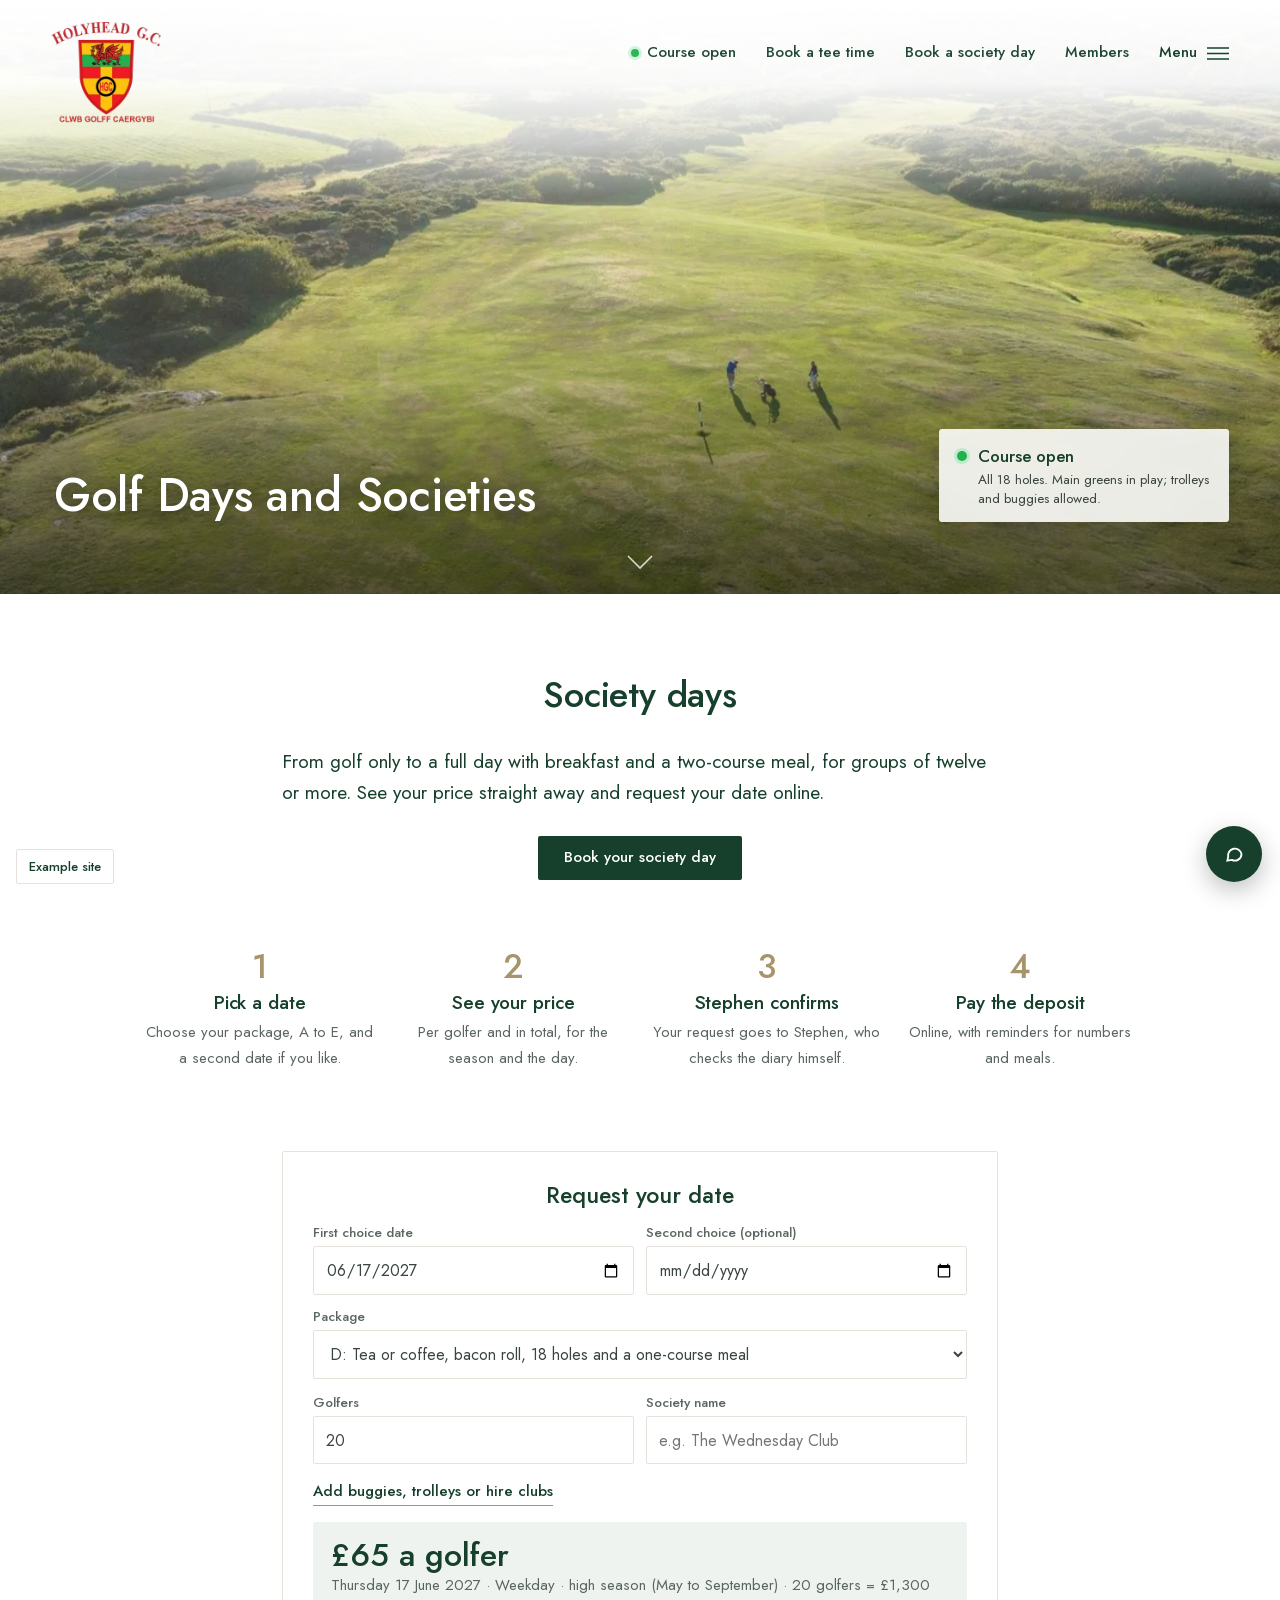
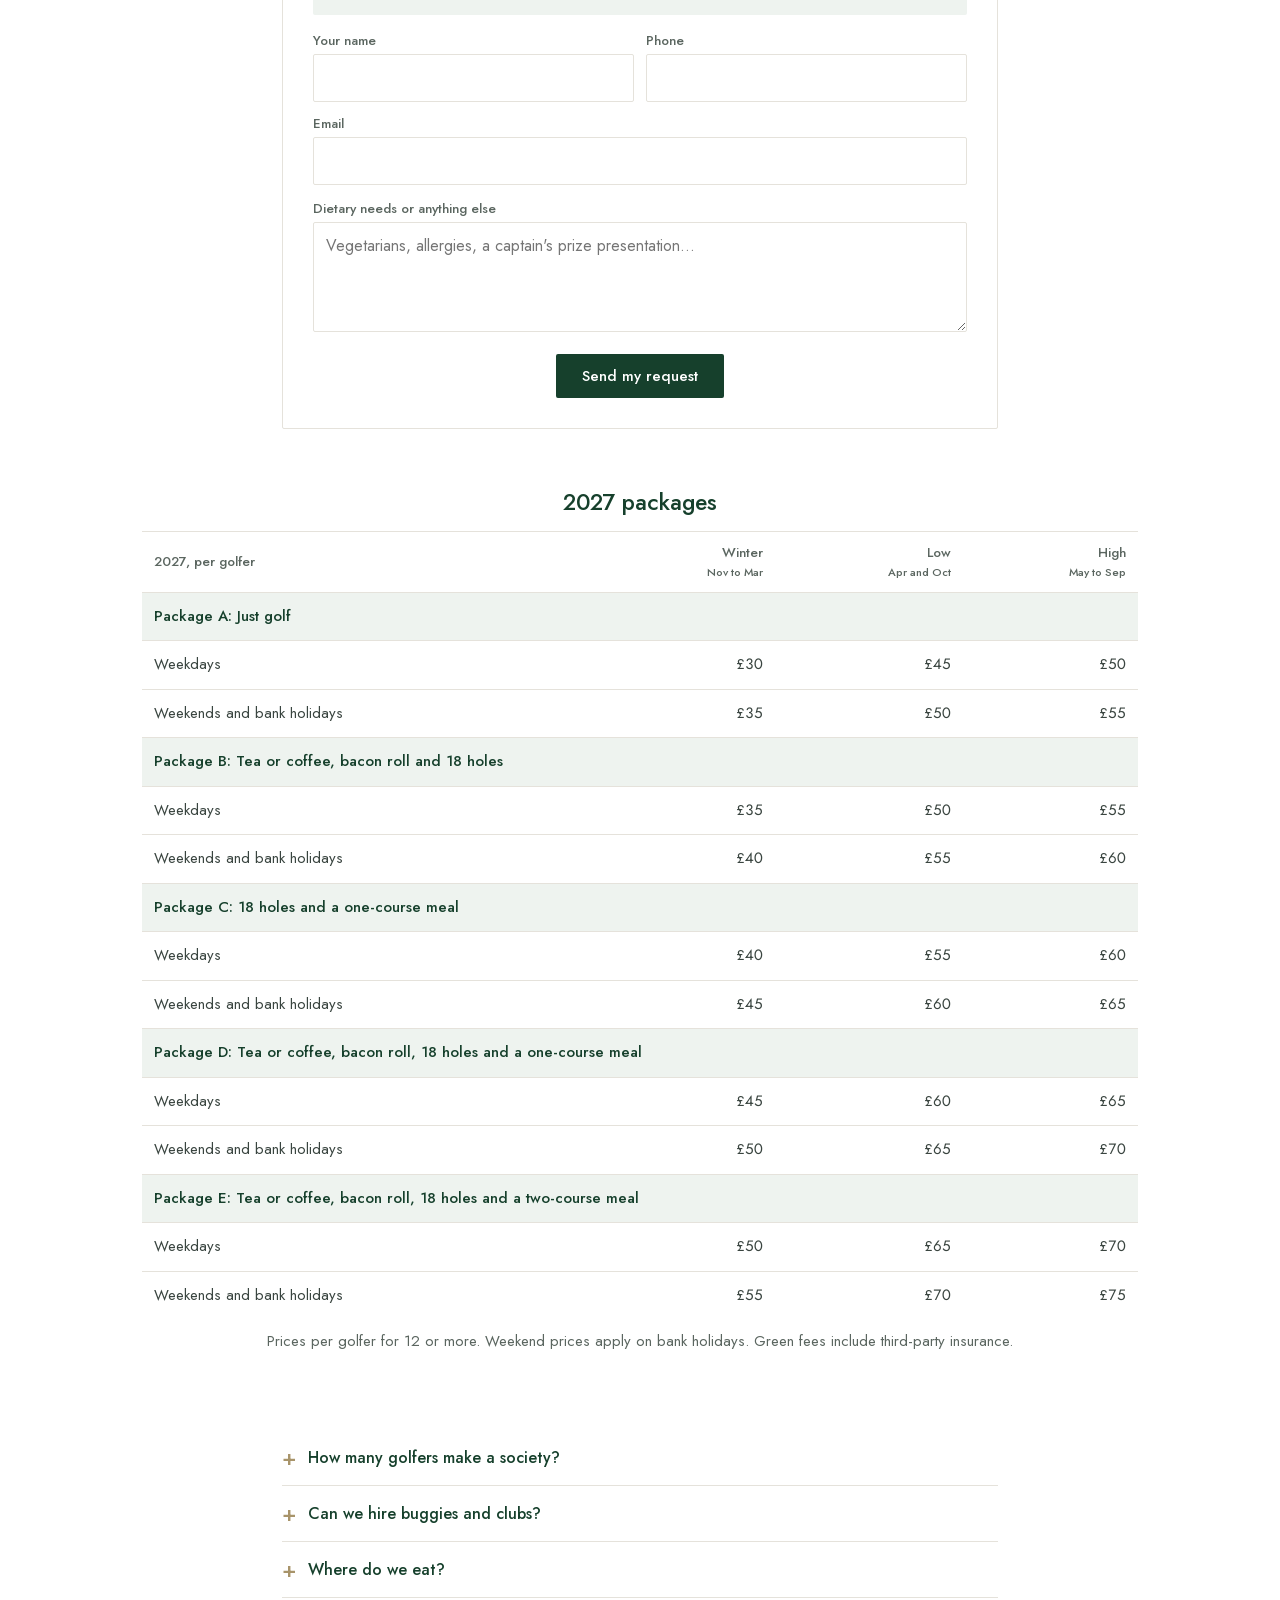
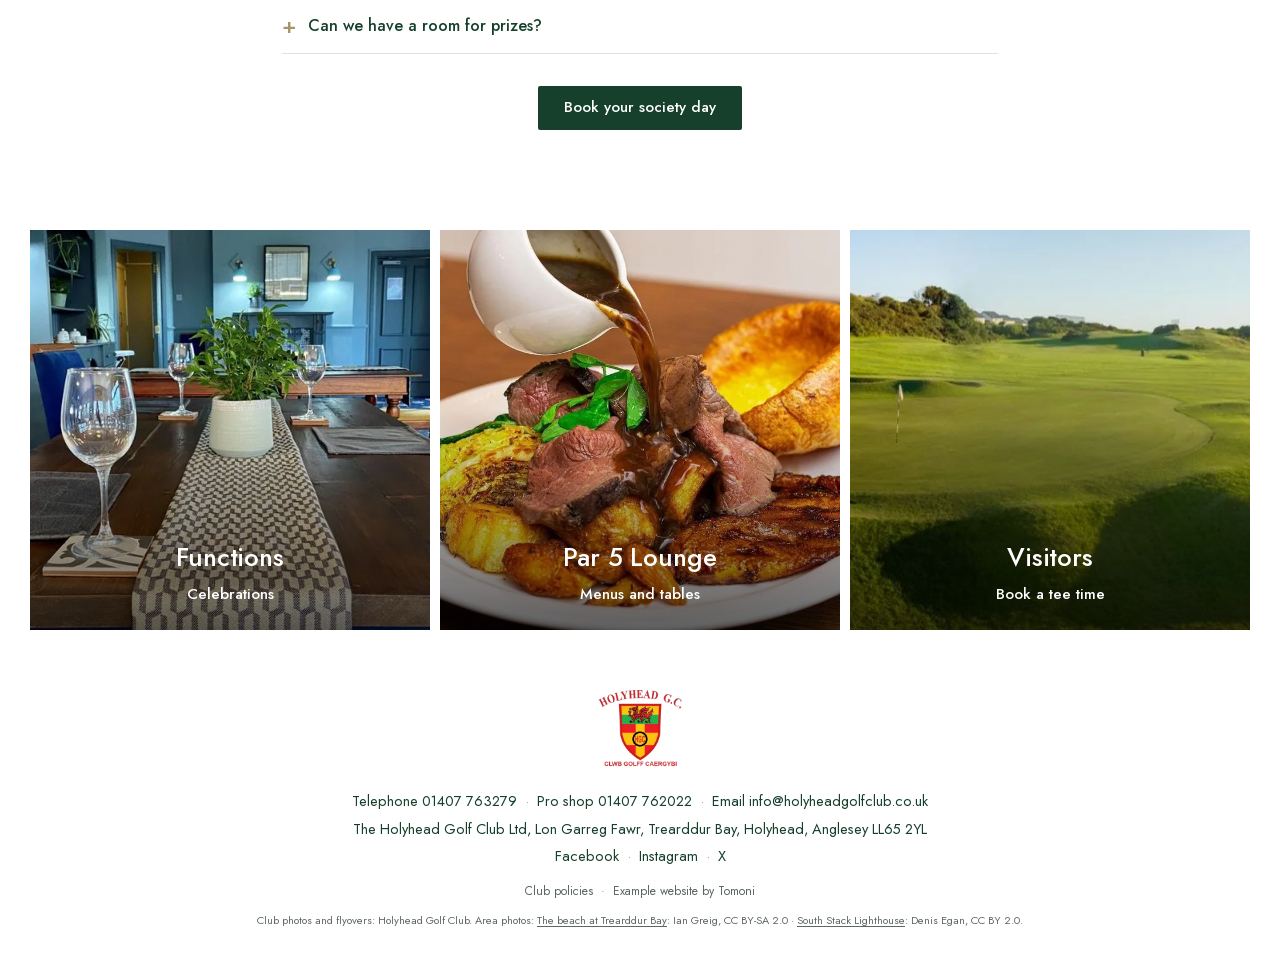
<file: societies.html>
<!doctype html>
<html lang="en-GB" data-style="heritage" data-palette="green">
<head>
<meta charset="utf-8"><meta name="viewport" content="width=device-width,initial-scale=1,viewport-fit=cover">
<title>Golf Days and Societies | Holyhead Golf Club</title>
<meta name="description" content="Society golf at Holyhead Golf Club, Anglesey: five packages, instant prices for any date, and an online request that Stephen confirms himself.">
<meta name="robots" content="noindex">
<meta property="og:title" content="Golf Days and Societies | Holyhead Golf Club"><meta property="og:description" content="Example website made by Tomoni for Holyhead Golf Club. Society golf at Holyhead Golf Club, Anglesey: five packages, instant prices for any date, and an online request that Stephen confirms himself."><meta property="og:image" content="https://tomwilliams92-hue.github.io/hgc-website-preview/img/share.jpg"><meta property="og:image:width" content="1200"><meta property="og:image:height" content="630"><meta property="og:url" content="https://tomwilliams92-hue.github.io/hgc-website-preview/societies.html"><meta property="og:type" content="website"><meta name="twitter:card" content="summary_large_image">
<link rel="icon" href="img/club/crest-64.png"><link rel="apple-touch-icon" href="img/club/crest-180.png">
<link rel="preconnect" href="https://api.open-meteo.com" crossorigin>
<link rel="stylesheet" href="css/site.css?v=e48c998c"><link rel="stylesheet" href="css/wl.css?v=7ede94a9">
<script type="application/ld+json">{"@context": "https://schema.org", "@type": "GolfCourse", "name": "Holyhead Golf Club", "alternateName": "Clwb Golff Caergybi", "address": {"@type": "PostalAddress", "streetAddress": "Lon Garreg Fawr, Trearddur Bay", "addressLocality": "Holyhead", "postalCode": "LL65 2YL", "addressCountry": "GB"}, "telephone": "+441407763279", "email": "info@holyheadgolfclub.co.uk", "geo": {"@type": "GeoCoordinates", "latitude": 53.2897, "longitude": -4.6315}, "foundingDate": "1912"}</script>
</head>
<body class="">
<header class="wlhead"><a class="crest" href="index.html"><img src="img/club/crest-256.webp" alt="Holyhead Golf Club"></a>
<nav class="tl"><a class="lab status" data-cs="pill" href="course.html#status" title="All 18 holes; trolleys and buggies allowed"><i class="sdot"></i><span data-cy="Cwrs ar agor">Course open</span></a><a class="lab" href="https://holyhead.hub.clubv1.com/visitors/booking" target="_blank" rel="noopener" data-cy="Archebu amser ti">Book a tee time</a><a class="lab" href="societies.html#enquire" data-cy="Archebu diwrnod cymdeithas">Book a society day</a><a class="lab" href="https://holyhead.hub.clubv1.com/" target="_blank" rel="noopener" data-cy="Aelodau">Members</a><button class="menuinline lab" data-wlmenu aria-label="Menu"><span data-cy="Dewislen">Menu</span><svg viewBox="0 0 24 14" fill="none" stroke="currentColor" stroke-width="1.6"><path d="M0 1h24M0 7h24M0 13h24"/></svg></button></nav></header>
<button class="menubtn lab" data-wlmenu aria-label="Menu"><span>Menu</span><svg viewBox="0 0 24 14" fill="none" stroke="currentColor" stroke-width="1.6"><path d="M0 1h24M0 7h24M0 13h24"/></svg></button>
<div class="wlmenu"><div class="pic" style="background-image:url(img/club/aerial-bunkers-1400.webp)"><img src="img/club/crest-256.webp" alt=""></div>
<div class="list"><button class="close lab" data-wlmenu>Close <span style="font-size:22px;line-height:1">×</span></button><nav><a href="index.html" data-cy="Hafan">Home</a><a href="course.html" data-cy="Y Cwrs">The Course</a><a href="visitors.html" data-cy="Ymwelwyr">Visitors</a><a href="societies.html" aria-current=page data-cy="Cymdeithasau">Societies</a><a href="functions.html" data-cy="Achlysuron">Functions</a><a href="par5.html" data-cy="Lolfa Par 5">Par 5 Lounge</a><a href="stay.html" data-cy="Aros a chwarae">Stay and Play</a><a href="membership.html" data-cy="Aelodaeth">Membership</a><a href="pro.html" data-cy="Y Pro">Professional</a><a href="club.html" data-cy="Y Clwb">The Club</a><a href="contact.html" data-cy="Cysylltu">Contact</a></nav>
<div class="menucta"><a class="btn green sm" href="https://holyhead.hub.clubv1.com/visitors/booking" target="_blank" rel="noopener" data-cy="Archebu amser ti">Book a tee time</a><a class="btn green sm" href="societies.html#enquire" data-cy="Archebu diwrnod cymdeithas">Book a society day</a></div>
<div class="smalls lab"><a href="https://holyhead.hub.clubv1.com/" target="_blank" rel="noopener">Members area</a>
<span data-cs="line">Course status: open, all 18 holes<i class="sdot"></i></span><span data-wx-live hidden>Now <span data-wx="temp"></span>, wind <span data-wx="wind"></span></span>
<a href="tel:01407763279">Telephone 01407 763279</a><span class="langs"><button data-lang="en">English</button>/ <button data-lang="cy">Cymraeg</button></span></div></div></div>
<main>
<section class="wlhero"><img src="img/club/aerial-golfers-1400.webp" srcset="img/club/aerial-golfers-800.webp 800w, img/club/aerial-golfers-1400.webp 1400w, img/club/aerial-golfers.webp 2200w" sizes="100vw" alt="Golfers on a fairway between gorse, seen from the air" fetchpriority="high"><h1 data-cy="Cymdeithasau">Golf Days and Societies</h1><aside class="cond" aria-label="Conditions at the club">
<div class="c-status" data-cs="pill"><i class="sdot"></i><span data-cy="Cwrs ar agor">Course open</span></div>
<p class="c-detail" data-cs="detail">All 18 holes. Main greens in play; trolleys and buggies allowed.</p>
<div class="c-wx" data-wx-live hidden><span class="c-temp"><i class="wxi"></i><b data-wx="temp"></b><span data-wx="desc"></span></span>
<span class="c-wind"><span class="warrow"><svg viewBox="0 0 24 24" width="14" height="14" fill="none" stroke="currentColor" stroke-width="2.2" stroke-linecap="round" stroke-linejoin="round"><path d="M12 20V4M5.5 10.5L12 4l6.5 6.5"/></svg></span><span>Wind <span data-wx="wind"></span> <small data-wx="gust"></small></span></span><span class="c-sun" data-wx="sunset"></span></div>
<div class="c-live" data-wx-live hidden>Live weather, updated <span data-wx="at"></span></div></aside><span class="down"><svg width="26" height="14" viewBox="0 0 26 14" fill="none" stroke="currentColor" stroke-width="1.6"><path d="M1 1l12 12L25 1"/></svg></span></section>
<section class="col intro"><h2>Society days</h2><p class="lead">From golf only to a full day with breakfast and a two-course meal, for groups of twelve or more. See your price straight away and request your date online.</p><div style="text-align:center;margin-top:28px"><a class="btn green" href="#enquire" data-cy="Archebu eich diwrnod cymdeithas">Book your society day</a></div></section>
<section class="col wide block"><div class="steps4"><div><div class="n">1</div><h3>Pick a date</h3><p>Choose your package, A to E, and a second date if you like.</p></div><div><div class="n">2</div><h3>See your price</h3><p>Per golfer and in total, for the season and the day.</p></div><div><div class="n">3</div><h3>Stephen confirms</h3><p>Your request goes to Stephen, who checks the diary himself.</p></div><div><div class="n">4</div><h3>Pay the deposit</h3><p>Online, with reminders for numbers and meals.</p></div></div></section>
<section class="col block" id="enquire"><form class="wlpanel" id="society-form" data-society="full" data-demo><h3>Request your date</h3>
<div class="grid g2" style="gap:12px"><div><label class="f">First choice date</label><input aria-label="First choice date" type="date" name="date" data-default="2027-06-17" required></div><div><label class="f">Second choice (optional)</label><input aria-label="Second choice (optional)" type="date" name="date2" data-default=""></div></div>
<div class="field" style="margin-top:12px"><label class="f">Package</label><select aria-label="Package" name="pkg"><option value="A">A: Just golf</option><option value="B">B: Tea or coffee, bacon roll and 18 holes</option><option value="C">C: 18 holes and a one-course meal</option><option value="D" selected>D: Tea or coffee, bacon roll, 18 holes and a one-course meal</option><option value="E">E: Tea or coffee, bacon roll, 18 holes and a two-course meal</option></select></div>
<div class="grid g2" style="gap:12px"><div><label class="f">Golfers</label><input aria-label="Golfers" type="number" name="golfers" value="20" min="1" max="120"></div><div><label class="f">Society name</label><input aria-label="Society name" name="society" placeholder="e.g. The Wednesday Club"></div></div>
<details style="margin:12px 0"><summary class="link small" style="display:inline;cursor:pointer">Add buggies, trolleys or hire clubs</summary><div class="grid g3" style="gap:12px;margin-top:12px"><div><label class="f">Buggies (£35)</label><input aria-label="Buggies (£35)" type="number" min="0" max="60" value="0" data-extra="buggy"></div><div><label class="f">Trolleys (£5)</label><input aria-label="Trolleys (£5)" type="number" min="0" max="60" value="0" data-extra="trolley"></div><div><label class="f">Hire clubs (£20)</label><input aria-label="Hire clubs (£20)" type="number" min="0" max="60" value="0" data-extra="clubs"></div></div></details>
<div class="out sumline"><div class="pp"></div><div class="tt"></div></div>
<div class="grid g2" style="gap:12px"><div><label class="f">Your name</label><input aria-label="Your name" name="name" required></div><div><label class="f">Phone</label><input aria-label="Phone" name="phone" type="tel"></div></div>
<div class="field" style="margin-top:12px"><label class="f">Email</label><input aria-label="Email" name="email" type="email" required></div>
<div class="field"><label class="f">Dietary needs or anything else</label><textarea aria-label="Dietary needs or anything else" name="msg" placeholder="Vegetarians, allergies, a captain's prize presentation…"></textarea></div>
<div style="text-align:center"><button class="btn green">Send my request</button></div></form>
<div class="done"><h3>Request received</h3><p class="small muted">This is an example website, so nothing was sent.</p><p class="sum"></p><p>Stephen will check the diary and confirm your date by email. The confirmation includes a link to pay your deposit.</p></div></section>
<section class="col wide block"><h3 style="text-align:center">2027 packages</h3><div class="tblwrap"><table class="tbl"><thead><tr><th>2027, per golfer</th><th class="num">Winter<br><small>Nov to Mar</small></th><th class="num">Low<br><small>Apr and Oct</small></th><th class="num">High<br><small>May to Sep</small></th></tr></thead><tbody><tr class="sub"><td colspan="4">Package A: Just golf</td></tr><tr><td>Weekdays</td><td class="num">£30</td><td class="num">£45</td><td class="num">£50</td></tr><tr><td>Weekends and bank holidays</td><td class="num">£35</td><td class="num">£50</td><td class="num">£55</td></tr><tr class="sub"><td colspan="4">Package B: Tea or coffee, bacon roll and 18 holes</td></tr><tr><td>Weekdays</td><td class="num">£35</td><td class="num">£50</td><td class="num">£55</td></tr><tr><td>Weekends and bank holidays</td><td class="num">£40</td><td class="num">£55</td><td class="num">£60</td></tr><tr class="sub"><td colspan="4">Package C: 18 holes and a one-course meal</td></tr><tr><td>Weekdays</td><td class="num">£40</td><td class="num">£55</td><td class="num">£60</td></tr><tr><td>Weekends and bank holidays</td><td class="num">£45</td><td class="num">£60</td><td class="num">£65</td></tr><tr class="sub"><td colspan="4">Package D: Tea or coffee, bacon roll, 18 holes and a one-course meal</td></tr><tr><td>Weekdays</td><td class="num">£45</td><td class="num">£60</td><td class="num">£65</td></tr><tr><td>Weekends and bank holidays</td><td class="num">£50</td><td class="num">£65</td><td class="num">£70</td></tr><tr class="sub"><td colspan="4">Package E: Tea or coffee, bacon roll, 18 holes and a two-course meal</td></tr><tr><td>Weekdays</td><td class="num">£50</td><td class="num">£65</td><td class="num">£70</td></tr><tr><td>Weekends and bank holidays</td><td class="num">£55</td><td class="num">£70</td><td class="num">£75</td></tr></tbody></table></div><p class="small muted" style="text-align:center;margin-top:10px">Prices per golfer for 12 or more. Weekend prices apply on bank holidays. Green fees include third-party insurance.</p></section>
<section class="col block"><details class="faq"><summary>How many golfers make a society?</summary><div>Twelve or more. For smaller groups, book visitor tee times online.</div></details><details class="faq"><summary>Can we hire buggies and clubs?</summary><div>Yes. Buggies £35, trolleys £5 and hire clubs £20, booked with your society.</div></details>
<details class="faq"><summary>Where do we eat?</summary><div>In the Par 5 Lounge in the clubhouse, run by our caterers. Packages B to E include food; tell us about dietary needs on the form.</div></details><details class="faq"><summary>Can we have a room for prizes?</summary><div>Areas of the clubhouse can be set aside for golf parties. Mention it in your request.</div></details>
<div style="text-align:center;margin-top:32px"><a class="btn green" href="#enquire" data-cy="Archebu eich diwrnod cymdeithas">Book your society day</a></div></section>
<section class="cross"><div class="tiles3"><a class="wtile" href="functions.html"><img src="img/club/dining-800.webp" alt="" loading="lazy"><div class="t"><h3>Functions</h3><span class="lab">Celebrations</span></div></a><a class="wtile" href="par5.html"><img src="img/club/roast-800.webp" alt="" loading="lazy"><div class="t"><h3>Par 5 Lounge</h3><span class="lab">Menus and tables</span></div></a><a class="wtile" href="visitors.html"><img src="img/club/green-flag-800.webp" alt="" loading="lazy"><div class="t"><h3>Visitors</h3><span class="lab">Book a tee time</span></div></a></div></section>
</main>
<footer class="wlfoot"><img src="img/club/crest-256.webp" alt="Holyhead Golf Club crest">
<div><span class="nw">Telephone <a href="tel:01407763279">01407 763279</a></span><span class="dotsep">·</span><span class="nw">Pro shop <a href="tel:01407762022">01407 762022</a></span><span class="dotsep">·</span><span class="nw">Email <a href="mailto:info@holyheadgolfclub.co.uk">info@holyheadgolfclub.co.uk</a></span></div>
<div>The Holyhead Golf Club Ltd, Lon Garreg Fawr, Trearddur Bay, Holyhead, Anglesey LL65 2YL</div>
<div><a href="https://www.facebook.com/holyheadgolfclub" target="_blank" rel="noopener">Facebook</a><span class="dotsep">·</span><a href="https://www.instagram.com/holyheadgolfclub" target="_blank" rel="noopener">Instagram</a><span class="dotsep">·</span><a href="https://www.twitter.com/holyheadgc" target="_blank" rel="noopener">X</a></div>
<div class="fine">Club policies<span class="dotsep">·</span>Example website by Tomoni</div>
<div class="credit">Club photos and flyovers: Holyhead Golf Club. Area photos: <a href="https://commons.wikimedia.org/wiki/File:The_beach_at_Trearddur_Bay_-_geograph.org.uk_-_3482022.jpg" target="_blank" rel="noopener">The beach at Trearddur Bay</a>: Ian Greig, CC BY-SA 2.0 · <a href="https://commons.wikimedia.org/wiki/File:South_Stack_Lighthouse,_Wales-28May2007b.jpg" target="_blank" rel="noopener">South Stack Lighthouse</a>: Denis Egan, CC BY 2.0.</div></footer>
<div class="ask"><div class="win"><div class="hd"><img src="img/club/crest-256.webp" alt=""><span><b>Ask the club</b><small>Answers from the club's own information</small></span><button aria-label="Close">×</button></div>
<div class="log"></div><div class="qs"><button>Green fees today?</button><button>Society prices</button><button>Is the course open?</button><button>Dress code</button><button>Bar opening times</button><button>Book a function</button></div>
<form><input placeholder="Type a question…" aria-label="Your question"><button>Ask</button></form><div class="note"> Answers only from the club's own information. Anything else goes to the office.</div></div>
<button class="bubble" aria-label="Ask the club"><i><svg width="20" height="20" viewBox="0 0 24 24" fill="none" stroke="currentColor" stroke-width="2.2"><path d="M21 12a8 8 0 0 1-11.6 7.1L4 20l1-4.6A8 8 0 1 1 21 12z"/></svg></i><span>Ask the club</span></button></div>
<div class="designpill"><button class="dp-open">Example site</button><div class="dp-panel"><b>Example website for Holyhead Golf Club</b><br>Made by Tomoni. Not live; forms send nothing.<br><a href="admin/">Try the office editor</a>
<div class="sw">Colours <button class="dot" title="Club green" style="background:#16402c" data-set-palette="green"></button><button class="dot" title="Navy" style="background:#002b60" data-set-palette="navy"></button><button class="dot" title="Burgundy" style="background:#6a1d29" data-set-palette="burgundy"></button></div></div></div>
<div class="modal" id="modal"><div class="box"></div></div>
<script src="js/data.js?v=e87685d6"></script><script src="js/site.js?v=c0321c52"></script><script src="js/wl.js?v=2dc6be85"></script>
</body></html>
</file>
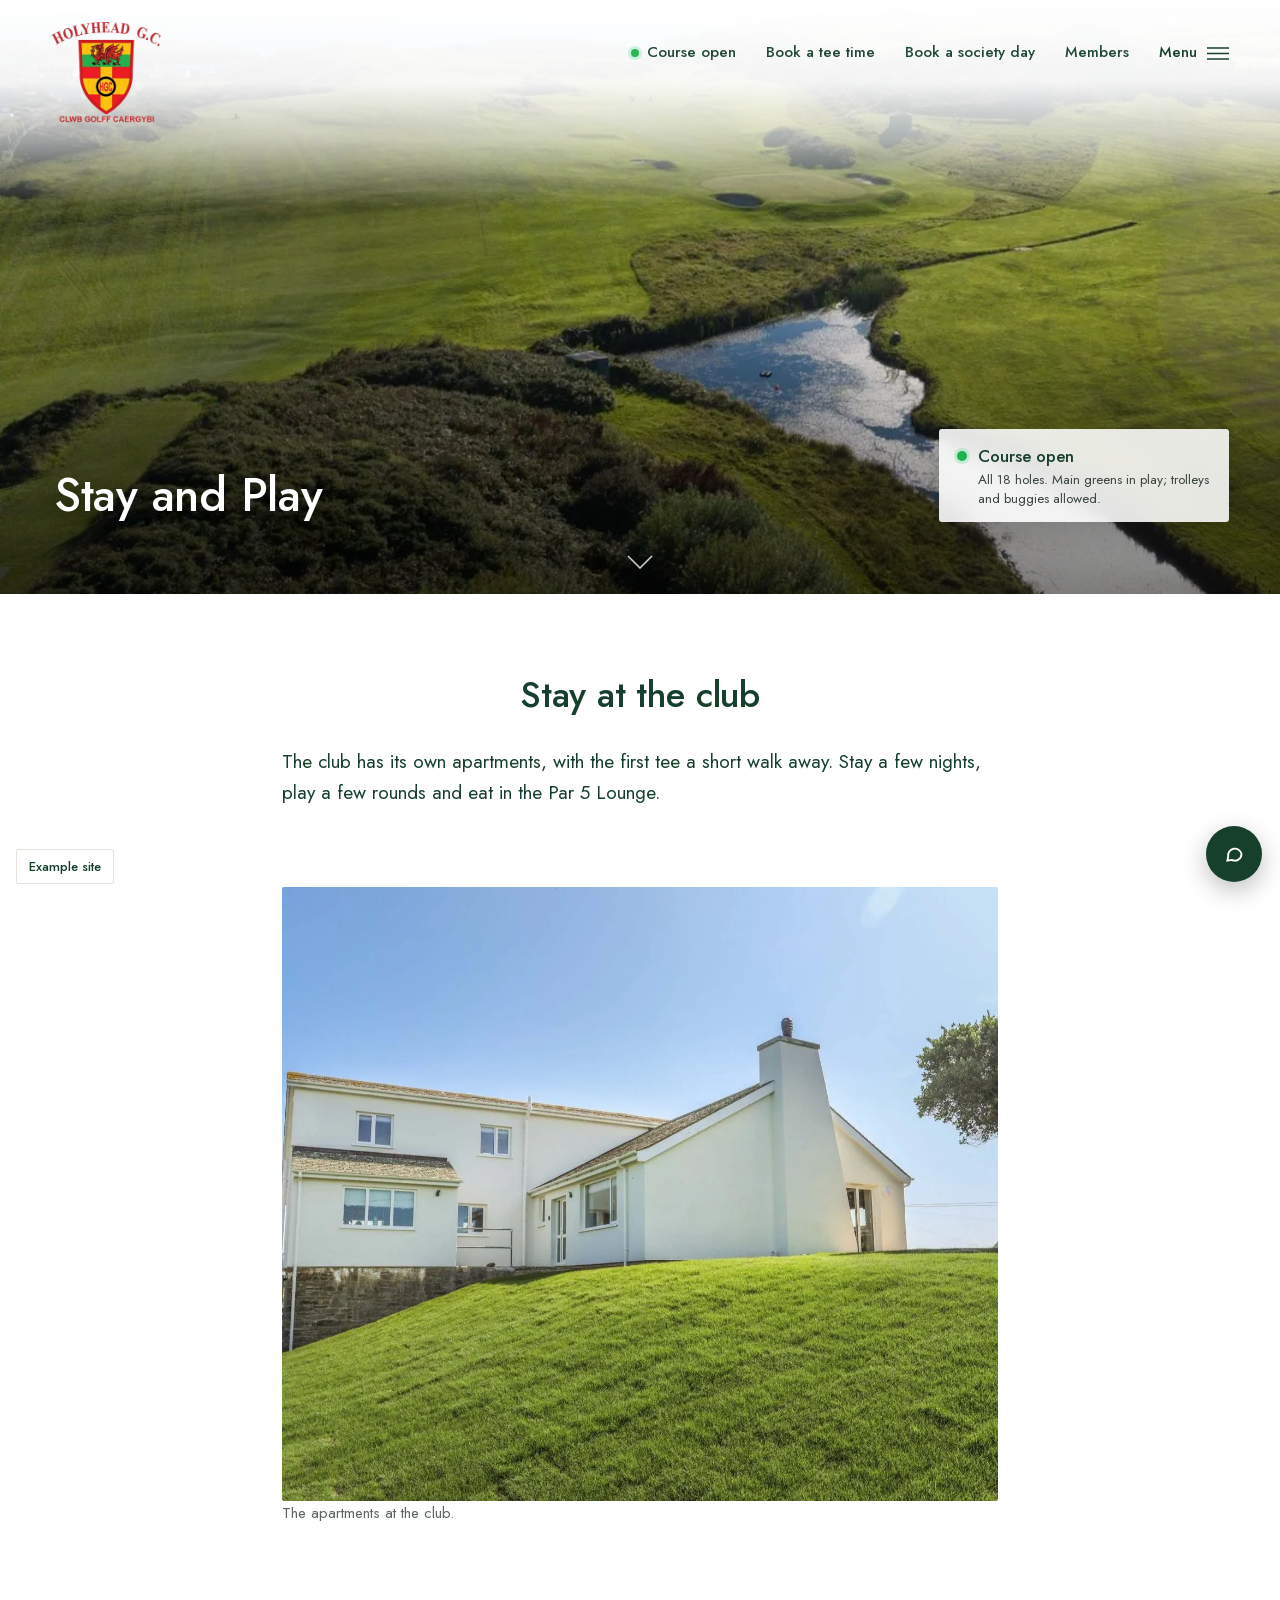
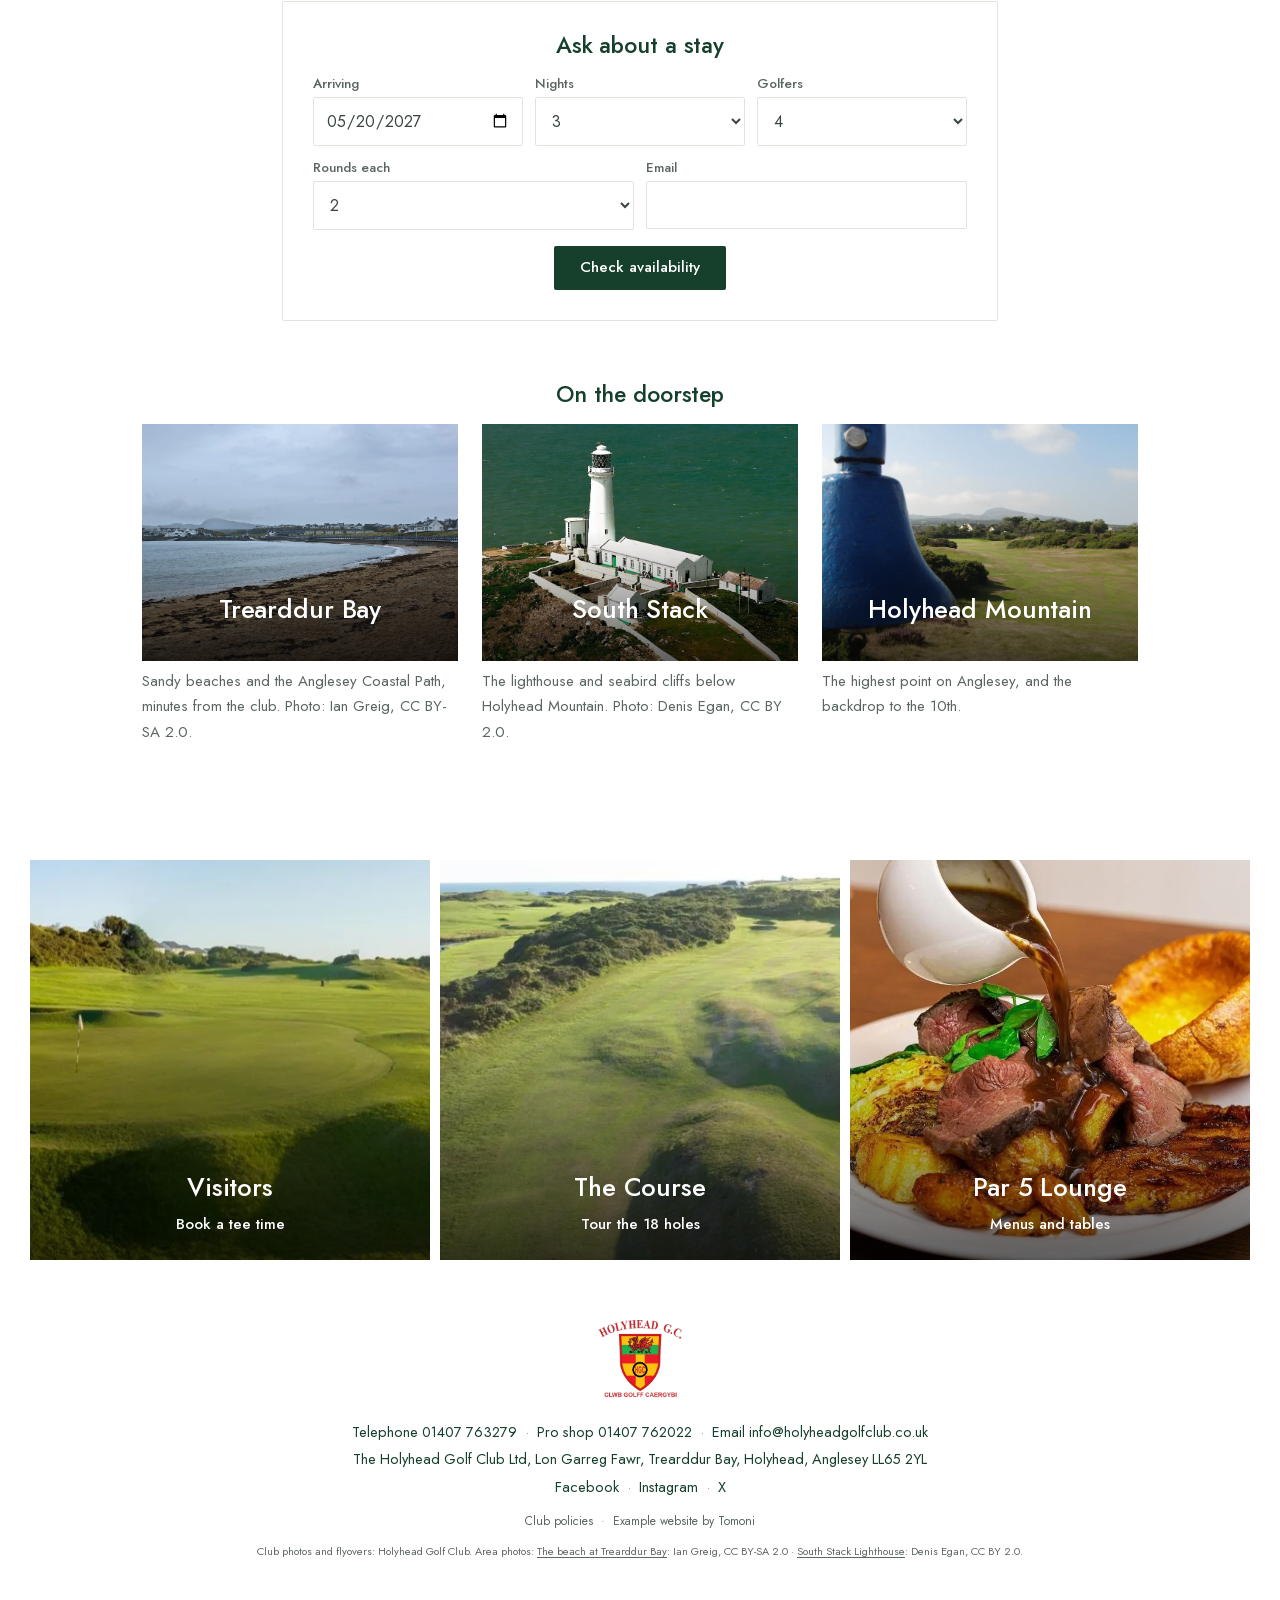
<file: stay.html>
<!doctype html>
<html lang="en-GB" data-style="heritage" data-palette="green">
<head>
<meta charset="utf-8"><meta name="viewport" content="width=device-width,initial-scale=1,viewport-fit=cover">
<title>Stay and Play | Holyhead Golf Club</title>
<meta name="description" content="Apartments at Holyhead Golf Club, Trearddur Bay. Stay on the course, play a few rounds, and explore Holy Island.">
<meta name="robots" content="noindex">
<meta property="og:title" content="Stay and Play | Holyhead Golf Club"><meta property="og:description" content="Example website made by Tomoni for Holyhead Golf Club. Apartments at Holyhead Golf Club, Trearddur Bay. Stay on the course, play a few rounds, and explore Holy Island."><meta property="og:image" content="https://tomwilliams92-hue.github.io/hgc-website-preview/img/share.jpg"><meta property="og:image:width" content="1200"><meta property="og:image:height" content="630"><meta property="og:url" content="https://tomwilliams92-hue.github.io/hgc-website-preview/stay.html"><meta property="og:type" content="website"><meta name="twitter:card" content="summary_large_image">
<link rel="icon" href="img/club/crest-64.png"><link rel="apple-touch-icon" href="img/club/crest-180.png">
<link rel="preconnect" href="https://api.open-meteo.com" crossorigin>
<link rel="stylesheet" href="css/site.css?v=e48c998c"><link rel="stylesheet" href="css/wl.css?v=7ede94a9">
<script type="application/ld+json">{"@context": "https://schema.org", "@type": "GolfCourse", "name": "Holyhead Golf Club", "alternateName": "Clwb Golff Caergybi", "address": {"@type": "PostalAddress", "streetAddress": "Lon Garreg Fawr, Trearddur Bay", "addressLocality": "Holyhead", "postalCode": "LL65 2YL", "addressCountry": "GB"}, "telephone": "+441407763279", "email": "info@holyheadgolfclub.co.uk", "geo": {"@type": "GeoCoordinates", "latitude": 53.2897, "longitude": -4.6315}, "foundingDate": "1912"}</script>
</head>
<body class="">
<header class="wlhead"><a class="crest" href="index.html"><img src="img/club/crest-256.webp" alt="Holyhead Golf Club"></a>
<nav class="tl"><a class="lab status" data-cs="pill" href="course.html#status" title="All 18 holes; trolleys and buggies allowed"><i class="sdot"></i><span data-cy="Cwrs ar agor">Course open</span></a><a class="lab" href="https://holyhead.hub.clubv1.com/visitors/booking" target="_blank" rel="noopener" data-cy="Archebu amser ti">Book a tee time</a><a class="lab" href="societies.html#enquire" data-cy="Archebu diwrnod cymdeithas">Book a society day</a><a class="lab" href="https://holyhead.hub.clubv1.com/" target="_blank" rel="noopener" data-cy="Aelodau">Members</a><button class="menuinline lab" data-wlmenu aria-label="Menu"><span data-cy="Dewislen">Menu</span><svg viewBox="0 0 24 14" fill="none" stroke="currentColor" stroke-width="1.6"><path d="M0 1h24M0 7h24M0 13h24"/></svg></button></nav></header>
<button class="menubtn lab" data-wlmenu aria-label="Menu"><span>Menu</span><svg viewBox="0 0 24 14" fill="none" stroke="currentColor" stroke-width="1.6"><path d="M0 1h24M0 7h24M0 13h24"/></svg></button>
<div class="wlmenu"><div class="pic" style="background-image:url(img/club/aerial-bunkers-1400.webp)"><img src="img/club/crest-256.webp" alt=""></div>
<div class="list"><button class="close lab" data-wlmenu>Close <span style="font-size:22px;line-height:1">×</span></button><nav><a href="index.html" data-cy="Hafan">Home</a><a href="course.html" data-cy="Y Cwrs">The Course</a><a href="visitors.html" data-cy="Ymwelwyr">Visitors</a><a href="societies.html" data-cy="Cymdeithasau">Societies</a><a href="functions.html" data-cy="Achlysuron">Functions</a><a href="par5.html" data-cy="Lolfa Par 5">Par 5 Lounge</a><a href="stay.html" aria-current=page data-cy="Aros a chwarae">Stay and Play</a><a href="membership.html" data-cy="Aelodaeth">Membership</a><a href="pro.html" data-cy="Y Pro">Professional</a><a href="club.html" data-cy="Y Clwb">The Club</a><a href="contact.html" data-cy="Cysylltu">Contact</a></nav>
<div class="menucta"><a class="btn green sm" href="https://holyhead.hub.clubv1.com/visitors/booking" target="_blank" rel="noopener" data-cy="Archebu amser ti">Book a tee time</a><a class="btn green sm" href="societies.html#enquire" data-cy="Archebu diwrnod cymdeithas">Book a society day</a></div>
<div class="smalls lab"><a href="https://holyhead.hub.clubv1.com/" target="_blank" rel="noopener">Members area</a>
<span data-cs="line">Course status: open, all 18 holes<i class="sdot"></i></span><span data-wx-live hidden>Now <span data-wx="temp"></span>, wind <span data-wx="wind"></span></span>
<a href="tel:01407763279">Telephone 01407 763279</a><span class="langs"><button data-lang="en">English</button>/ <button data-lang="cy">Cymraeg</button></span></div></div></div>
<main>
<section class="wlhero"><img src="img/club/aerial-stream-1400.webp" srcset="img/club/aerial-stream-800.webp 800w, img/club/aerial-stream-1400.webp 1400w, img/club/aerial-stream.webp 2200w" sizes="100vw" alt="The stream running through the course, seen from the air" fetchpriority="high"><h1 data-cy="Aros a chwarae">Stay and Play</h1><aside class="cond" aria-label="Conditions at the club">
<div class="c-status" data-cs="pill"><i class="sdot"></i><span data-cy="Cwrs ar agor">Course open</span></div>
<p class="c-detail" data-cs="detail">All 18 holes. Main greens in play; trolleys and buggies allowed.</p>
<div class="c-wx" data-wx-live hidden><span class="c-temp"><i class="wxi"></i><b data-wx="temp"></b><span data-wx="desc"></span></span>
<span class="c-wind"><span class="warrow"><svg viewBox="0 0 24 24" width="14" height="14" fill="none" stroke="currentColor" stroke-width="2.2" stroke-linecap="round" stroke-linejoin="round"><path d="M12 20V4M5.5 10.5L12 4l6.5 6.5"/></svg></span><span>Wind <span data-wx="wind"></span> <small data-wx="gust"></small></span></span><span class="c-sun" data-wx="sunset"></span></div>
<div class="c-live" data-wx-live hidden>Live weather, updated <span data-wx="at"></span></div></aside><span class="down"><svg width="26" height="14" viewBox="0 0 26 14" fill="none" stroke="currentColor" stroke-width="1.6"><path d="M1 1l12 12L25 1"/></svg></span></section>
<section class="col intro"><h2>Stay at the club</h2><p class="lead">The club has its own apartments, with the first tee a short walk away. Stay a few nights, play a few rounds and eat in the Par 5 Lounge.</p></section>
<section class="col block"><img src="img/club/apartments.webp" alt="The apartments at the club" style="width:100%;border-radius:2px" loading="lazy"><p class="small muted">The apartments at the club.</p></section>
<section class="col block"><form class="wlpanel" data-demo><h3>Ask about a stay</h3><div class="grid g3" style="gap:12px"><div><label class="f">Arriving</label><input aria-label="Arriving" type="date" data-default="2027-05-20"></div><div><label class="f">Nights</label><select aria-label="Nights"><option>1</option><option>2</option><option selected>3</option><option>4</option><option>5</option><option>6</option><option>7</option></select></div><div><label class="f">Golfers</label><select aria-label="Golfers"><option>1</option><option>2</option><option>3</option><option selected>4</option><option>5</option><option>6</option><option>7</option><option>8</option></select></div></div>
<div class="grid g2" style="gap:12px;margin-top:12px"><div><label class="f">Rounds each</label><select aria-label="Rounds each"><option>1</option><option selected>2</option><option>3</option><option>4</option><option>5</option><option>6</option><option>7</option></select></div><div><label class="f">Email</label><input aria-label="Email" type="email" required></div></div>
<div style="text-align:center;margin-top:16px"><button class="btn green">Check availability</button></div></form>
<div class="done"><h3>Thanks</h3><p class="small muted">This is an example website, so nothing was sent.</p><p>The office will email you with availability and a price for the stay and golf together.</p></div></section>
<section class="col wide block"><h3 style="text-align:center">On the doorstep</h3><div class="grid g3" style="margin-top:16px"><div><div class="wtile" style="aspect-ratio:4/3"><img src="img/area/trearddur.webp" alt="" loading="lazy"><div class="t"><h3>Trearddur Bay</h3></div></div><p class="small muted" style="margin-top:8px">Sandy beaches and the Anglesey Coastal Path, minutes from the club. Photo: Ian Greig, CC BY-SA 2.0.</p></div><div><div class="wtile" style="aspect-ratio:4/3"><img src="img/area/southstack.webp" alt="" loading="lazy"><div class="t"><h3>South Stack</h3></div></div><p class="small muted" style="margin-top:8px">The lighthouse and seabird cliffs below Holyhead Mountain. Photo: Denis Egan, CC BY 2.0.</p></div><div><div class="wtile" style="aspect-ratio:4/3"><img src="img/club/bell-mountain.webp" alt="" loading="lazy"><div class="t"><h3>Holyhead Mountain</h3></div></div><p class="small muted" style="margin-top:8px">The highest point on Anglesey, and the backdrop to the 10th.</p></div></div></section>
<section class="cross"><div class="tiles3"><a class="wtile" href="visitors.html"><img src="img/club/green-flag-800.webp" alt="" loading="lazy"><div class="t"><h3>Visitors</h3><span class="lab">Book a tee time</span></div></a><a class="wtile" href="course.html"><img src="img/club/aerial-dunes-800.webp" alt="" loading="lazy"><div class="t"><h3>The Course</h3><span class="lab">Tour the 18 holes</span></div></a><a class="wtile" href="par5.html"><img src="img/club/roast-800.webp" alt="" loading="lazy"><div class="t"><h3>Par 5 Lounge</h3><span class="lab">Menus and tables</span></div></a></div></section>
</main>
<footer class="wlfoot"><img src="img/club/crest-256.webp" alt="Holyhead Golf Club crest">
<div><span class="nw">Telephone <a href="tel:01407763279">01407 763279</a></span><span class="dotsep">·</span><span class="nw">Pro shop <a href="tel:01407762022">01407 762022</a></span><span class="dotsep">·</span><span class="nw">Email <a href="mailto:info@holyheadgolfclub.co.uk">info@holyheadgolfclub.co.uk</a></span></div>
<div>The Holyhead Golf Club Ltd, Lon Garreg Fawr, Trearddur Bay, Holyhead, Anglesey LL65 2YL</div>
<div><a href="https://www.facebook.com/holyheadgolfclub" target="_blank" rel="noopener">Facebook</a><span class="dotsep">·</span><a href="https://www.instagram.com/holyheadgolfclub" target="_blank" rel="noopener">Instagram</a><span class="dotsep">·</span><a href="https://www.twitter.com/holyheadgc" target="_blank" rel="noopener">X</a></div>
<div class="fine">Club policies<span class="dotsep">·</span>Example website by Tomoni</div>
<div class="credit">Club photos and flyovers: Holyhead Golf Club. Area photos: <a href="https://commons.wikimedia.org/wiki/File:The_beach_at_Trearddur_Bay_-_geograph.org.uk_-_3482022.jpg" target="_blank" rel="noopener">The beach at Trearddur Bay</a>: Ian Greig, CC BY-SA 2.0 · <a href="https://commons.wikimedia.org/wiki/File:South_Stack_Lighthouse,_Wales-28May2007b.jpg" target="_blank" rel="noopener">South Stack Lighthouse</a>: Denis Egan, CC BY 2.0.</div></footer>
<div class="ask"><div class="win"><div class="hd"><img src="img/club/crest-256.webp" alt=""><span><b>Ask the club</b><small>Answers from the club's own information</small></span><button aria-label="Close">×</button></div>
<div class="log"></div><div class="qs"><button>Green fees today?</button><button>Society prices</button><button>Is the course open?</button><button>Dress code</button><button>Bar opening times</button><button>Book a function</button></div>
<form><input placeholder="Type a question…" aria-label="Your question"><button>Ask</button></form><div class="note"> Answers only from the club's own information. Anything else goes to the office.</div></div>
<button class="bubble" aria-label="Ask the club"><i><svg width="20" height="20" viewBox="0 0 24 24" fill="none" stroke="currentColor" stroke-width="2.2"><path d="M21 12a8 8 0 0 1-11.6 7.1L4 20l1-4.6A8 8 0 1 1 21 12z"/></svg></i><span>Ask the club</span></button></div>
<div class="designpill"><button class="dp-open">Example site</button><div class="dp-panel"><b>Example website for Holyhead Golf Club</b><br>Made by Tomoni. Not live; forms send nothing.<br><a href="admin/">Try the office editor</a>
<div class="sw">Colours <button class="dot" title="Club green" style="background:#16402c" data-set-palette="green"></button><button class="dot" title="Navy" style="background:#002b60" data-set-palette="navy"></button><button class="dot" title="Burgundy" style="background:#6a1d29" data-set-palette="burgundy"></button></div></div></div>
<div class="modal" id="modal"><div class="box"></div></div>
<script src="js/data.js?v=e87685d6"></script><script src="js/site.js?v=c0321c52"></script><script src="js/wl.js?v=2dc6be85"></script>
</body></html>
</file>
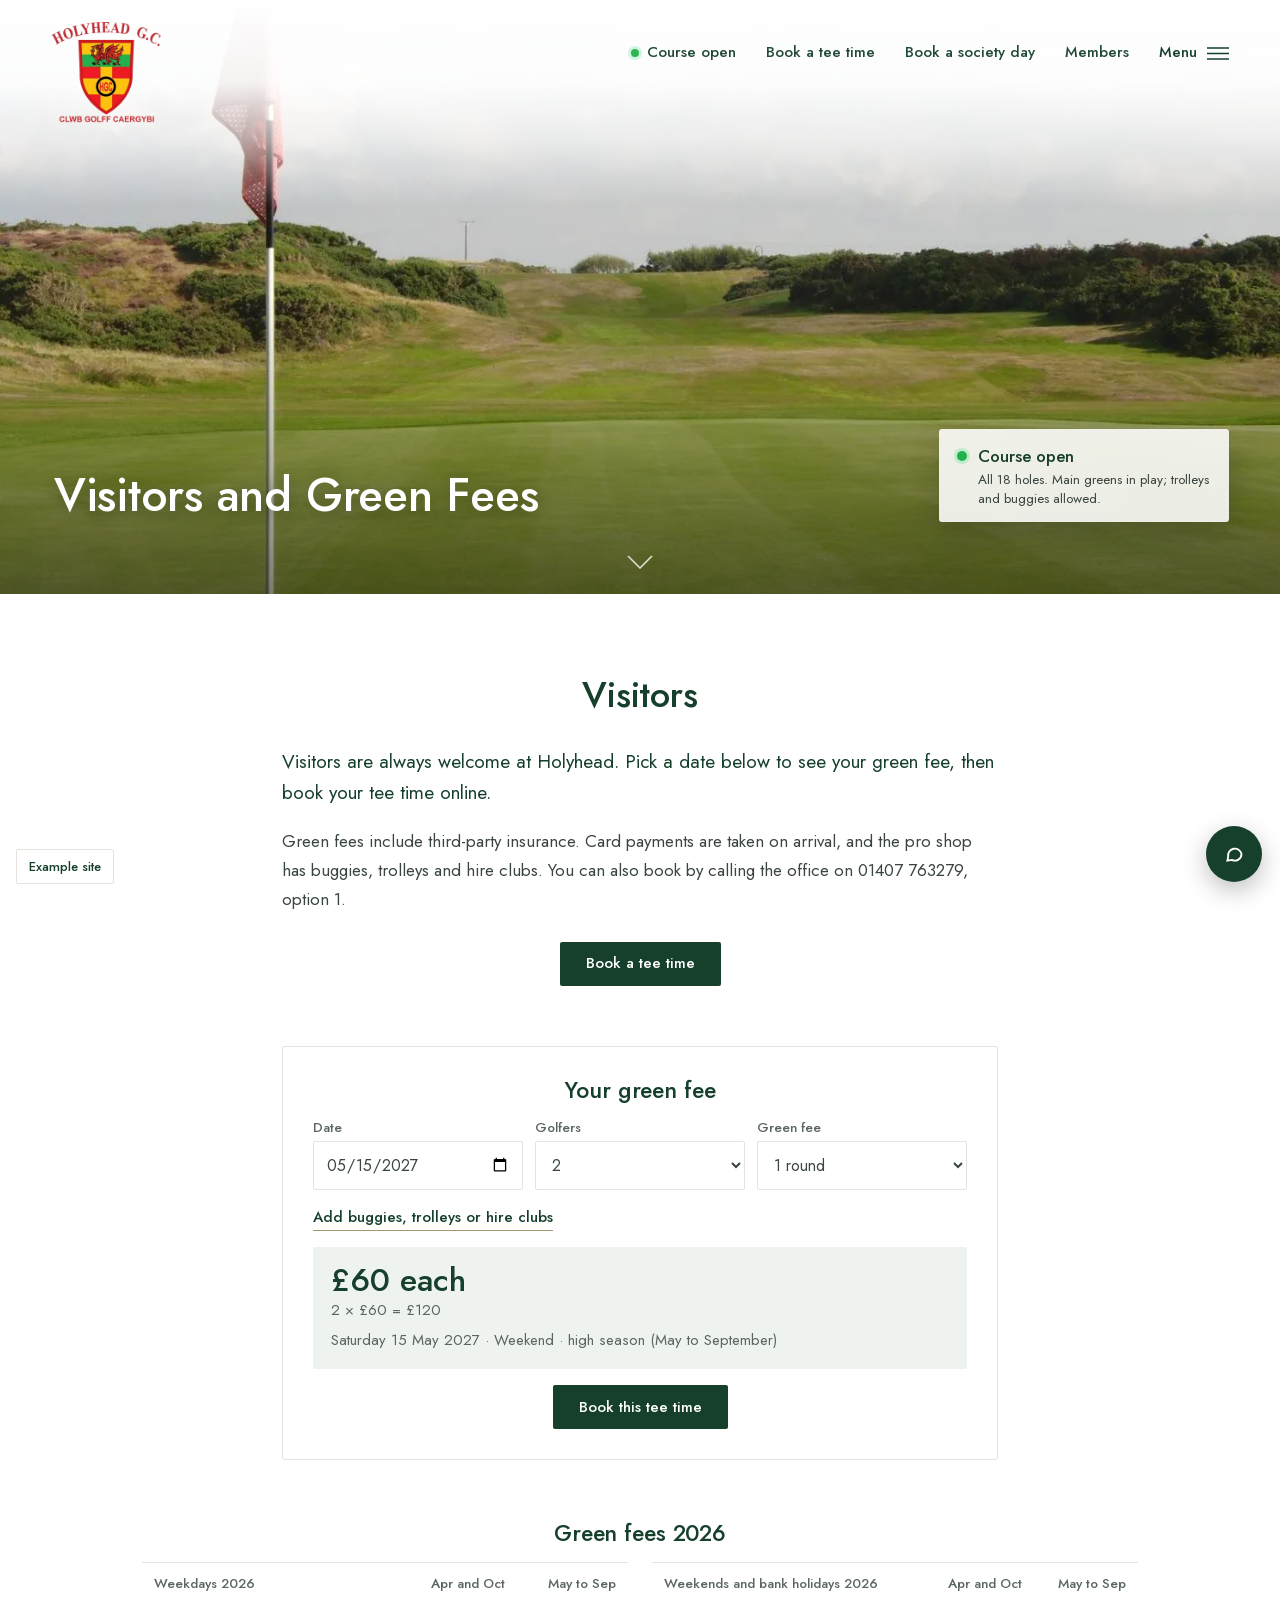
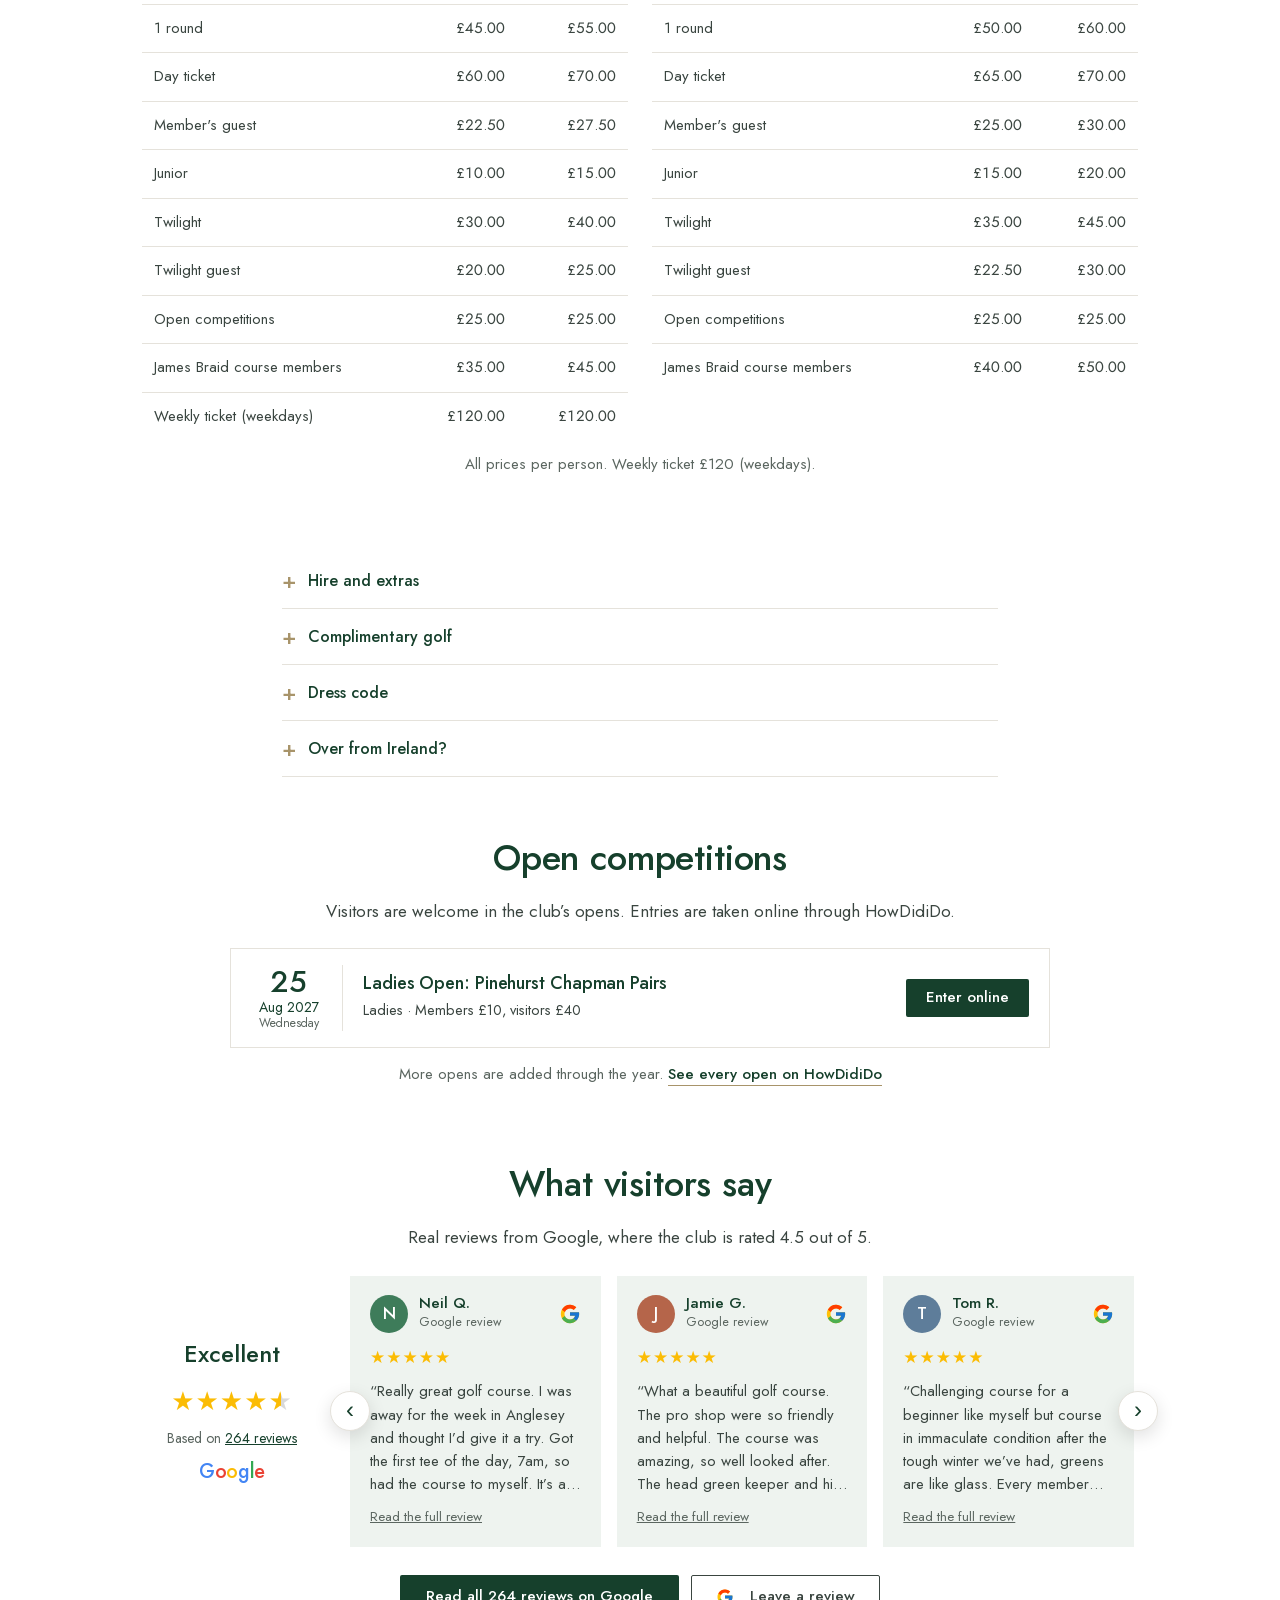
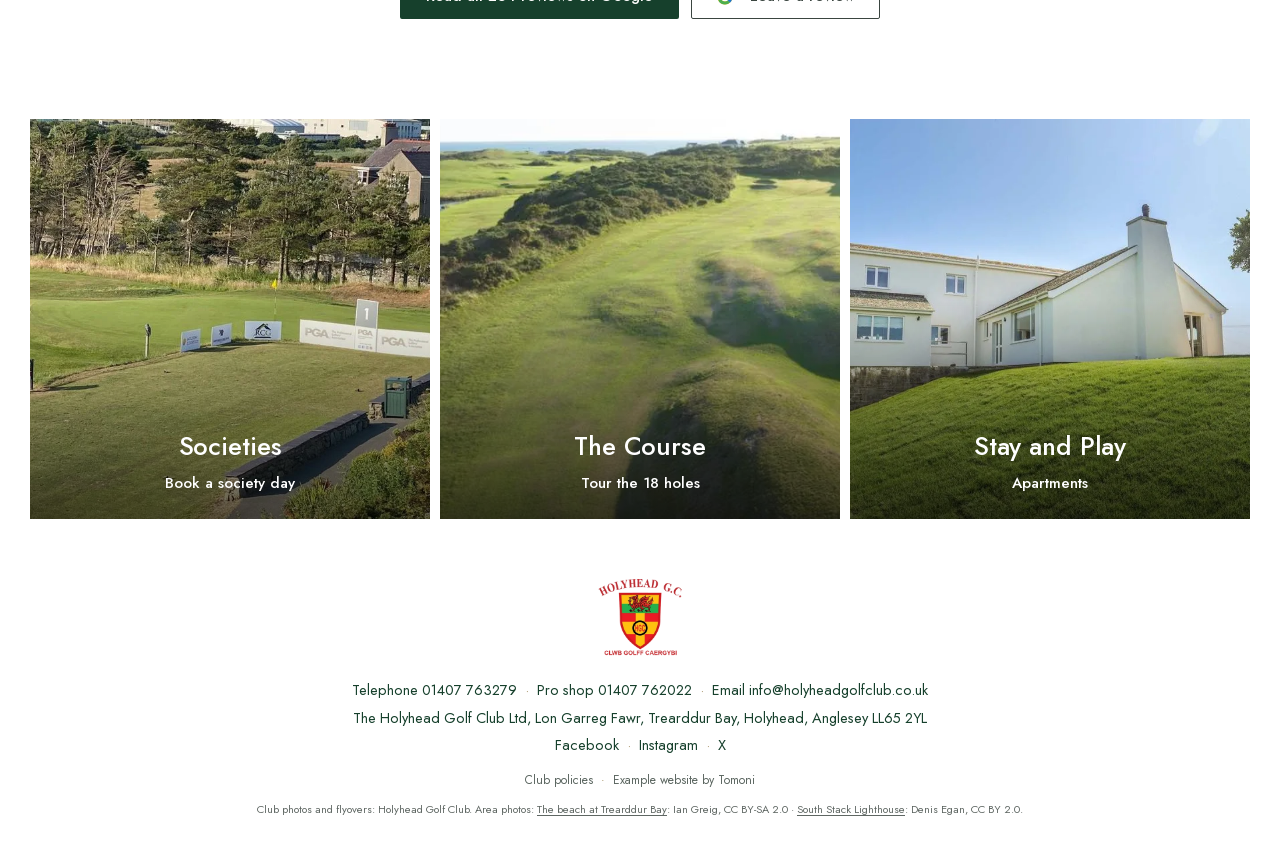
<file: visitors.html>
<!doctype html>
<html lang="en-GB" data-style="heritage" data-palette="green">
<head>
<meta charset="utf-8"><meta name="viewport" content="width=device-width,initial-scale=1,viewport-fit=cover">
<title>Visitors and Green Fees | Holyhead Golf Club</title>
<meta name="description" content="Green fees for any date at Holyhead Golf Club, Anglesey. Book a tee time online, hire buggies and clubs, dress code and getting here.">
<meta name="robots" content="noindex">
<meta property="og:title" content="Visitors and Green Fees | Holyhead Golf Club"><meta property="og:description" content="Example website made by Tomoni for Holyhead Golf Club. Green fees for any date at Holyhead Golf Club, Anglesey. Book a tee time online, hire buggies and clubs, dress code and getting here."><meta property="og:image" content="https://tomwilliams92-hue.github.io/hgc-website-preview/img/share.jpg"><meta property="og:image:width" content="1200"><meta property="og:image:height" content="630"><meta property="og:url" content="https://tomwilliams92-hue.github.io/hgc-website-preview/visitors.html"><meta property="og:type" content="website"><meta name="twitter:card" content="summary_large_image">
<link rel="icon" href="img/club/crest-64.png"><link rel="apple-touch-icon" href="img/club/crest-180.png">
<link rel="preconnect" href="https://api.open-meteo.com" crossorigin>
<link rel="stylesheet" href="css/site.css?v=e48c998c"><link rel="stylesheet" href="css/wl.css?v=7ede94a9">
<script type="application/ld+json">{"@context": "https://schema.org", "@type": "GolfCourse", "name": "Holyhead Golf Club", "alternateName": "Clwb Golff Caergybi", "address": {"@type": "PostalAddress", "streetAddress": "Lon Garreg Fawr, Trearddur Bay", "addressLocality": "Holyhead", "postalCode": "LL65 2YL", "addressCountry": "GB"}, "telephone": "+441407763279", "email": "info@holyheadgolfclub.co.uk", "geo": {"@type": "GeoCoordinates", "latitude": 53.2897, "longitude": -4.6315}, "foundingDate": "1912"}</script>
</head>
<body class="">
<header class="wlhead"><a class="crest" href="index.html"><img src="img/club/crest-256.webp" alt="Holyhead Golf Club"></a>
<nav class="tl"><a class="lab status" data-cs="pill" href="course.html#status" title="All 18 holes; trolleys and buggies allowed"><i class="sdot"></i><span data-cy="Cwrs ar agor">Course open</span></a><a class="lab" href="https://holyhead.hub.clubv1.com/visitors/booking" target="_blank" rel="noopener" data-cy="Archebu amser ti">Book a tee time</a><a class="lab" href="societies.html#enquire" data-cy="Archebu diwrnod cymdeithas">Book a society day</a><a class="lab" href="https://holyhead.hub.clubv1.com/" target="_blank" rel="noopener" data-cy="Aelodau">Members</a><button class="menuinline lab" data-wlmenu aria-label="Menu"><span data-cy="Dewislen">Menu</span><svg viewBox="0 0 24 14" fill="none" stroke="currentColor" stroke-width="1.6"><path d="M0 1h24M0 7h24M0 13h24"/></svg></button></nav></header>
<button class="menubtn lab" data-wlmenu aria-label="Menu"><span>Menu</span><svg viewBox="0 0 24 14" fill="none" stroke="currentColor" stroke-width="1.6"><path d="M0 1h24M0 7h24M0 13h24"/></svg></button>
<div class="wlmenu"><div class="pic" style="background-image:url(img/club/aerial-bunkers-1400.webp)"><img src="img/club/crest-256.webp" alt=""></div>
<div class="list"><button class="close lab" data-wlmenu>Close <span style="font-size:22px;line-height:1">×</span></button><nav><a href="index.html" data-cy="Hafan">Home</a><a href="course.html" data-cy="Y Cwrs">The Course</a><a href="visitors.html" aria-current=page data-cy="Ymwelwyr">Visitors</a><a href="societies.html" data-cy="Cymdeithasau">Societies</a><a href="functions.html" data-cy="Achlysuron">Functions</a><a href="par5.html" data-cy="Lolfa Par 5">Par 5 Lounge</a><a href="stay.html" data-cy="Aros a chwarae">Stay and Play</a><a href="membership.html" data-cy="Aelodaeth">Membership</a><a href="pro.html" data-cy="Y Pro">Professional</a><a href="club.html" data-cy="Y Clwb">The Club</a><a href="contact.html" data-cy="Cysylltu">Contact</a></nav>
<div class="menucta"><a class="btn green sm" href="https://holyhead.hub.clubv1.com/visitors/booking" target="_blank" rel="noopener" data-cy="Archebu amser ti">Book a tee time</a><a class="btn green sm" href="societies.html#enquire" data-cy="Archebu diwrnod cymdeithas">Book a society day</a></div>
<div class="smalls lab"><a href="https://holyhead.hub.clubv1.com/" target="_blank" rel="noopener">Members area</a>
<span data-cs="line">Course status: open, all 18 holes<i class="sdot"></i></span><span data-wx-live hidden>Now <span data-wx="temp"></span>, wind <span data-wx="wind"></span></span>
<a href="tel:01407763279">Telephone 01407 763279</a><span class="langs"><button data-lang="en">English</button>/ <button data-lang="cy">Cymraeg</button></span></div></div></div>
<main>
<section class="wlhero"><img src="img/club/tenth-green-1400.webp" srcset="img/club/tenth-green-800.webp 800w, img/club/tenth-green-1400.webp 1400w, img/club/tenth-green.webp 2200w" sizes="100vw" alt="Behind the 10th green" fetchpriority="high"><h1 data-cy="Ymwelwyr">Visitors and Green Fees</h1><aside class="cond" aria-label="Conditions at the club">
<div class="c-status" data-cs="pill"><i class="sdot"></i><span data-cy="Cwrs ar agor">Course open</span></div>
<p class="c-detail" data-cs="detail">All 18 holes. Main greens in play; trolleys and buggies allowed.</p>
<div class="c-wx" data-wx-live hidden><span class="c-temp"><i class="wxi"></i><b data-wx="temp"></b><span data-wx="desc"></span></span>
<span class="c-wind"><span class="warrow"><svg viewBox="0 0 24 24" width="14" height="14" fill="none" stroke="currentColor" stroke-width="2.2" stroke-linecap="round" stroke-linejoin="round"><path d="M12 20V4M5.5 10.5L12 4l6.5 6.5"/></svg></span><span>Wind <span data-wx="wind"></span> <small data-wx="gust"></small></span></span><span class="c-sun" data-wx="sunset"></span></div>
<div class="c-live" data-wx-live hidden>Live weather, updated <span data-wx="at"></span></div></aside><span class="down"><svg width="26" height="14" viewBox="0 0 26 14" fill="none" stroke="currentColor" stroke-width="1.6"><path d="M1 1l12 12L25 1"/></svg></span></section>
<section class="col intro"><h2>Visitors</h2><p class="lead">Visitors are always welcome at Holyhead. Pick a date below to see your green fee, then book your tee time online.</p><p>Green fees include third-party insurance. Card payments are taken on arrival, and the pro shop has buggies, trolleys and hire clubs. You can also book by calling the office on 01407 763279, option 1.</p><div style="text-align:center;margin-top:28px"><a class="btn green" href="https://holyhead.hub.clubv1.com/visitors/booking" target="_blank" rel="noopener">Book a tee time</a></div></section>
<section class="col block"><form class="wlpanel" id="feefinder" onsubmit="return false"><h3>Your green fee</h3>
<div class="grid g3" style="gap:12px"><div><label class="f">Date</label><input aria-label="Date" type="date" name="date" data-default="2027-05-15"></div><div><label class="f">Golfers</label><select aria-label="Golfers" name="players"><option>1</option><option selected>2</option><option>3</option><option>4</option></select></div><div><label class="f">Green fee</label><select aria-label="Green fee" name="type"><option value="round">1 round</option><option value="day">Day ticket</option><option value="guest">Member's guest</option><option value="junior">Junior</option><option value="twilight">Twilight</option><option value="twguest">Twilight guest</option><option value="open">Open competitions</option><option value="braid">James Braid course members</option></select></div></div>
<details style="margin-top:12px"><summary class="link small" style="display:inline;cursor:pointer">Add buggies, trolleys or hire clubs</summary><div class="grid g2" style="gap:12px;margin-top:12px"><div><label class="f">Buggies (£35)</label><input aria-label="Buggies (£35)" type="number" min="0" max="20" value="0" data-extra="buggy"></div><div><label class="f">Electric trolleys (£15)</label><input aria-label="Electric trolleys (£15)" type="number" min="0" max="20" value="0" data-extra="etrolley"></div><div><label class="f">Pull trolleys (£5)</label><input aria-label="Pull trolleys (£5)" type="number" min="0" max="20" value="0" data-extra="trolley"></div><div><label class="f">Hire clubs (£20)</label><input aria-label="Hire clubs (£20)" type="number" min="0" max="20" value="0" data-extra="clubs"></div></div></details>
<div class="out sumline"><div class="pp" id="ff-each"></div><div class="tt" id="ff-total"></div><div class="tt" id="ff-day" style="margin-top:4px"></div></div>
<div style="text-align:center"><a class="btn green" href="https://holyhead.hub.clubv1.com/visitors/booking" target="_blank" rel="noopener">Book this tee time</a></div></form></section>
<section class="col wide block"><h3 style="text-align:center">Green fees 2026</h3><div class="grid g2" style="margin-top:14px"><div class="tblwrap"><table class="tbl"><thead><tr><th>Weekdays 2026</th><th class="num">Apr and Oct</th><th class="num">May to Sep</th></tr></thead><tbody><tr><td>1 round</td><td class="num">£45.00</td><td class="num">£55.00</td></tr><tr><td>Day ticket</td><td class="num">£60.00</td><td class="num">£70.00</td></tr><tr><td>Member's guest</td><td class="num">£22.50</td><td class="num">£27.50</td></tr><tr><td>Junior</td><td class="num">£10.00</td><td class="num">£15.00</td></tr><tr><td>Twilight</td><td class="num">£30.00</td><td class="num">£40.00</td></tr><tr><td>Twilight guest</td><td class="num">£20.00</td><td class="num">£25.00</td></tr><tr><td>Open competitions</td><td class="num">£25.00</td><td class="num">£25.00</td></tr><tr><td>James Braid course members</td><td class="num">£35.00</td><td class="num">£45.00</td></tr><tr><td>Weekly ticket (weekdays)</td><td class="num">£120.00</td><td class="num">£120.00</td></tr></tbody></table></div><div class="tblwrap"><table class="tbl"><thead><tr><th>Weekends and bank holidays 2026</th><th class="num">Apr and Oct</th><th class="num">May to Sep</th></tr></thead><tbody><tr><td>1 round</td><td class="num">£50.00</td><td class="num">£60.00</td></tr><tr><td>Day ticket</td><td class="num">£65.00</td><td class="num">£70.00</td></tr><tr><td>Member's guest</td><td class="num">£25.00</td><td class="num">£30.00</td></tr><tr><td>Junior</td><td class="num">£15.00</td><td class="num">£20.00</td></tr><tr><td>Twilight</td><td class="num">£35.00</td><td class="num">£45.00</td></tr><tr><td>Twilight guest</td><td class="num">£22.50</td><td class="num">£30.00</td></tr><tr><td>Open competitions</td><td class="num">£25.00</td><td class="num">£25.00</td></tr><tr><td>James Braid course members</td><td class="num">£40.00</td><td class="num">£50.00</td></tr></tbody></table></div></div><p class="small muted" style="text-align:center;margin-top:12px">All prices per person. Weekly ticket £120 (weekdays).</p></section>
<section class="col block"><details class="faq"><summary>Hire and extras</summary><div>Hire clubs £20, buggies £35, electric trolleys £15 and pull trolleys £5, from the pro shop on 01407 762022.</div></details>
<details class="faq"><summary>Complimentary golf</summary><div>On valid proof, we may offer complimentary green fees to serving Captains, Secretaries, PGA Professionals and Head Greenkeepers (BIGGA members), usually up to two per party.</div></details>
<details class="faq"><summary>Dress code</summary><div>Golf shirts with a collar, roll neck or turtle neck; tailored shorts, mid to knee length, with sports socks. Not permitted: denim, beach or football shorts, tracksuits, T-shirts, vests, football or rugby shirts, or shoes without socks. Staying in your golf gear for a drink after your round is usually fine.</div></details>
<details class="faq"><summary>Over from Ireland?</summary><div>Ferries from Dublin arrive at Holyhead, a short drive from the first tee. Stay in our apartments, play a few rounds and eat in the Par 5 Lounge. <a class="link" href="stay.html">Stay and play</a></div></details></section>
<section class="col wide block opens" id="opens"><h2>Open competitions</h2><p class="lead">Visitors are welcome in the club’s opens. Entries are taken online through HowDidiDo.</p><div class="openlist"><article class="oe"><div class="dt"><b>25</b><span>Aug 2027</span><small>Wednesday</small></div><div class="ot"><h3>Ladies Open: Pinehurst Chapman Pairs</h3><p>Ladies · Members £10, visitors £40</p></div><a class="btn green sm" href="https://www.howdidido.com/Directory/OpenCompetitions/1818" target="_blank" rel="noopener">Enter online</a></article></div><p class="small muted" style="text-align:center;margin-top:14px">More opens are added through the year. <a class="link" href="https://www.howdidido.com/Directory/OpenCompetitions/1818" target="_blank" rel="noopener">See every open on HowDidiDo</a></p></section>
<section class="col wide block reviews"><h2>What visitors say</h2><p class="lead">Real reviews from Google, where the club is rated 4.5 out of 5.</p><div class="rv-wrap"><a class="rv-sum" href="https://www.google.com/maps/place/Holyhead+Golf+Club/@53.2897128,-4.6314954,17z/data=!4m6!3m5!1s0x4865cac60dce248b:0x75101e83994d5975!8m2!3d53.2897128!4d-4.6314954!16s%2Fg%2F11bzv9h56_" target="_blank" rel="noopener"><b>Excellent</b><span class="stars" style="--r:4.5">★★★★★</span><small>Based on <u>264 reviews</u></small><span class="gword"><i style="color:#4285F4">G</i><i style="color:#EA4335">o</i><i style="color:#FBBC05">o</i><i style="color:#4285F4">g</i><i style="color:#34A853">l</i><i style="color:#EA4335">e</i></span></a><div class="rv-car"><button type="button" class="rv-arr prev" aria-label="Previous reviews">‹</button><div class="rv-track"><figure class="grv"><div class="rv-top"><span class="av" style="background:#3E7C5A">N</span><div><b>Neil Q.</b><small>Google review</small></div><svg class="g" viewBox="0 0 48 48" aria-label="Google"><path fill="#FFC107" d="M43.6 20.1H42V20H24v8h11.3C33.7 32.7 29.2 36 24 36c-6.6 0-12-5.4-12-12s5.4-12 12-12c3.1 0 5.8 1.2 8 3l5.7-5.7C34 6.1 29.3 4 24 4 13 4 4 13 4 24s9 20 20 20 20-9 20-20c0-1.3-.1-2.6-.4-3.9z"/><path fill="#FF3D00" d="m6.3 14.7 6.6 4.8C14.7 15.1 19 12 24 12c3.1 0 5.8 1.2 8 3l5.7-5.7C34 6.1 29.3 4 24 4 16.3 4 9.7 8.3 6.3 14.7z"/><path fill="#4CAF50" d="M24 44c5.2 0 9.9-2 13.4-5.2l-6.2-5.2C29.2 35.1 26.7 36 24 36c-5.2 0-9.6-3.3-11.3-7.9l-6.5 5C9.5 39.6 16.2 44 24 44z"/><path fill="#1976D2" d="M43.6 20.1H42V20H24v8h11.3c-.8 2.2-2.2 4.2-4.1 5.6l6.2 5.2C37 39.2 44 34 44 24c0-1.3-.1-2.6-.4-3.9z"/></svg></div><div class="st">★★★★★</div><blockquote>“Really great golf course. I was away for the week in Anglesey and thought I’d give it a try. Got the first tee of the day, 7am, so had the course to myself. It’s a tough course, with some blind tee shots and greens, and was windy when I played but the course was in fantastic shape and the greens immaculate. Would highly recommend.”</blockquote><a class="more" href="https://www.google.com/maps/place/Holyhead+Golf+Club/@53.2897128,-4.6314954,17z/data=!4m6!3m5!1s0x4865cac60dce248b:0x75101e83994d5975!8m2!3d53.2897128!4d-4.6314954!16s%2Fg%2F11bzv9h56_" target="_blank" rel="noopener" aria-label="Read Neil Q.’s full review on Google">Read the full review</a></figure><figure class="grv"><div class="rv-top"><span class="av" style="background:#B5654A">J</span><div><b>Jamie G.</b><small>Google review</small></div><svg class="g" viewBox="0 0 48 48" aria-label="Google"><path fill="#FFC107" d="M43.6 20.1H42V20H24v8h11.3C33.7 32.7 29.2 36 24 36c-6.6 0-12-5.4-12-12s5.4-12 12-12c3.1 0 5.8 1.2 8 3l5.7-5.7C34 6.1 29.3 4 24 4 13 4 4 13 4 24s9 20 20 20 20-9 20-20c0-1.3-.1-2.6-.4-3.9z"/><path fill="#FF3D00" d="m6.3 14.7 6.6 4.8C14.7 15.1 19 12 24 12c3.1 0 5.8 1.2 8 3l5.7-5.7C34 6.1 29.3 4 24 4 16.3 4 9.7 8.3 6.3 14.7z"/><path fill="#4CAF50" d="M24 44c5.2 0 9.9-2 13.4-5.2l-6.2-5.2C29.2 35.1 26.7 36 24 36c-5.2 0-9.6-3.3-11.3-7.9l-6.5 5C9.5 39.6 16.2 44 24 44z"/><path fill="#1976D2" d="M43.6 20.1H42V20H24v8h11.3c-.8 2.2-2.2 4.2-4.1 5.6l6.2 5.2C37 39.2 44 34 44 24c0-1.3-.1-2.6-.4-3.9z"/></svg></div><div class="st">★★★★★</div><blockquote>“What a beautiful golf course. The pro shop were so friendly and helpful. The course was amazing, so well looked after. The head green keeper and his staff should give themselves a pat on the back.”</blockquote><a class="more" href="https://www.google.com/maps/place/Holyhead+Golf+Club/@53.2897128,-4.6314954,17z/data=!4m6!3m5!1s0x4865cac60dce248b:0x75101e83994d5975!8m2!3d53.2897128!4d-4.6314954!16s%2Fg%2F11bzv9h56_" target="_blank" rel="noopener" aria-label="Read Jamie G.’s full review on Google">Read the full review</a></figure><figure class="grv"><div class="rv-top"><span class="av" style="background:#5E7D9A">T</span><div><b>Tom R.</b><small>Google review</small></div><svg class="g" viewBox="0 0 48 48" aria-label="Google"><path fill="#FFC107" d="M43.6 20.1H42V20H24v8h11.3C33.7 32.7 29.2 36 24 36c-6.6 0-12-5.4-12-12s5.4-12 12-12c3.1 0 5.8 1.2 8 3l5.7-5.7C34 6.1 29.3 4 24 4 13 4 4 13 4 24s9 20 20 20 20-9 20-20c0-1.3-.1-2.6-.4-3.9z"/><path fill="#FF3D00" d="m6.3 14.7 6.6 4.8C14.7 15.1 19 12 24 12c3.1 0 5.8 1.2 8 3l5.7-5.7C34 6.1 29.3 4 24 4 16.3 4 9.7 8.3 6.3 14.7z"/><path fill="#4CAF50" d="M24 44c5.2 0 9.9-2 13.4-5.2l-6.2-5.2C29.2 35.1 26.7 36 24 36c-5.2 0-9.6-3.3-11.3-7.9l-6.5 5C9.5 39.6 16.2 44 24 44z"/><path fill="#1976D2" d="M43.6 20.1H42V20H24v8h11.3c-.8 2.2-2.2 4.2-4.1 5.6l6.2 5.2C37 39.2 44 34 44 24c0-1.3-.1-2.6-.4-3.9z"/></svg></div><div class="st">★★★★★</div><blockquote>“Challenging course for a beginner like myself but course in immaculate condition after the tough winter we’ve had, greens are like glass. Every member I’ve come across and club pro & staff have all been very friendly.”</blockquote><a class="more" href="https://www.google.com/maps/place/Holyhead+Golf+Club/@53.2897128,-4.6314954,17z/data=!4m6!3m5!1s0x4865cac60dce248b:0x75101e83994d5975!8m2!3d53.2897128!4d-4.6314954!16s%2Fg%2F11bzv9h56_" target="_blank" rel="noopener" aria-label="Read Tom R.’s full review on Google">Read the full review</a></figure><figure class="grv"><div class="rv-top"><span class="av" style="background:#7A5BA6">N</span><div><b>Nick</b><small>Google review</small></div><svg class="g" viewBox="0 0 48 48" aria-label="Google"><path fill="#FFC107" d="M43.6 20.1H42V20H24v8h11.3C33.7 32.7 29.2 36 24 36c-6.6 0-12-5.4-12-12s5.4-12 12-12c3.1 0 5.8 1.2 8 3l5.7-5.7C34 6.1 29.3 4 24 4 13 4 4 13 4 24s9 20 20 20 20-9 20-20c0-1.3-.1-2.6-.4-3.9z"/><path fill="#FF3D00" d="m6.3 14.7 6.6 4.8C14.7 15.1 19 12 24 12c3.1 0 5.8 1.2 8 3l5.7-5.7C34 6.1 29.3 4 24 4 16.3 4 9.7 8.3 6.3 14.7z"/><path fill="#4CAF50" d="M24 44c5.2 0 9.9-2 13.4-5.2l-6.2-5.2C29.2 35.1 26.7 36 24 36c-5.2 0-9.6-3.3-11.3-7.9l-6.5 5C9.5 39.6 16.2 44 24 44z"/><path fill="#1976D2" d="M43.6 20.1H42V20H24v8h11.3c-.8 2.2-2.2 4.2-4.1 5.6l6.2 5.2C37 39.2 44 34 44 24c0-1.3-.1-2.6-.4-3.9z"/></svg></div><div class="st">★★★★★</div><blockquote>“Nice well maintained course, even in this dry weather. Greens were looked after. If you want a more challenging course then this is ideal…”</blockquote><a class="more" href="https://www.google.com/maps/place/Holyhead+Golf+Club/@53.2897128,-4.6314954,17z/data=!4m6!3m5!1s0x4865cac60dce248b:0x75101e83994d5975!8m2!3d53.2897128!4d-4.6314954!16s%2Fg%2F11bzv9h56_" target="_blank" rel="noopener" aria-label="Read Nick’s full review on Google">Read the full review</a></figure></div><button type="button" class="rv-arr next" aria-label="More reviews">›</button></div></div><div class="rv-btns"><a class="btn green" href="https://www.google.com/maps/place/Holyhead+Golf+Club/@53.2897128,-4.6314954,17z/data=!4m6!3m5!1s0x4865cac60dce248b:0x75101e83994d5975!8m2!3d53.2897128!4d-4.6314954!16s%2Fg%2F11bzv9h56_" target="_blank" rel="noopener">Read all 264 reviews on Google</a><a class="btn ghost" href="https://www.google.com/maps/place/Holyhead+Golf+Club/@53.2897128,-4.6314954,17z/data=!4m6!3m5!1s0x4865cac60dce248b:0x75101e83994d5975!8m2!3d53.2897128!4d-4.6314954!16s%2Fg%2F11bzv9h56_" target="_blank" rel="noopener"><svg class="g" viewBox="0 0 48 48" aria-label="Google"><path fill="#FFC107" d="M43.6 20.1H42V20H24v8h11.3C33.7 32.7 29.2 36 24 36c-6.6 0-12-5.4-12-12s5.4-12 12-12c3.1 0 5.8 1.2 8 3l5.7-5.7C34 6.1 29.3 4 24 4 13 4 4 13 4 24s9 20 20 20 20-9 20-20c0-1.3-.1-2.6-.4-3.9z"/><path fill="#FF3D00" d="m6.3 14.7 6.6 4.8C14.7 15.1 19 12 24 12c3.1 0 5.8 1.2 8 3l5.7-5.7C34 6.1 29.3 4 24 4 16.3 4 9.7 8.3 6.3 14.7z"/><path fill="#4CAF50" d="M24 44c5.2 0 9.9-2 13.4-5.2l-6.2-5.2C29.2 35.1 26.7 36 24 36c-5.2 0-9.6-3.3-11.3-7.9l-6.5 5C9.5 39.6 16.2 44 24 44z"/><path fill="#1976D2" d="M43.6 20.1H42V20H24v8h11.3c-.8 2.2-2.2 4.2-4.1 5.6l6.2 5.2C37 39.2 44 34 44 24c0-1.3-.1-2.6-.4-3.9z"/></svg>Leave a review</a></div></section>
<section class="cross"><div class="tiles3"><a class="wtile" href="societies.html"><img src="img/club/proam-tee-800.webp" alt="" loading="lazy"><div class="t"><h3>Societies</h3><span class="lab">Book a society day</span></div></a><a class="wtile" href="course.html"><img src="img/club/aerial-dunes-800.webp" alt="" loading="lazy"><div class="t"><h3>The Course</h3><span class="lab">Tour the 18 holes</span></div></a><a class="wtile" href="stay.html"><img src="img/club/apartments-800.webp" alt="" loading="lazy"><div class="t"><h3>Stay and Play</h3><span class="lab">Apartments</span></div></a></div></section>
</main>
<footer class="wlfoot"><img src="img/club/crest-256.webp" alt="Holyhead Golf Club crest">
<div><span class="nw">Telephone <a href="tel:01407763279">01407 763279</a></span><span class="dotsep">·</span><span class="nw">Pro shop <a href="tel:01407762022">01407 762022</a></span><span class="dotsep">·</span><span class="nw">Email <a href="mailto:info@holyheadgolfclub.co.uk">info@holyheadgolfclub.co.uk</a></span></div>
<div>The Holyhead Golf Club Ltd, Lon Garreg Fawr, Trearddur Bay, Holyhead, Anglesey LL65 2YL</div>
<div><a href="https://www.facebook.com/holyheadgolfclub" target="_blank" rel="noopener">Facebook</a><span class="dotsep">·</span><a href="https://www.instagram.com/holyheadgolfclub" target="_blank" rel="noopener">Instagram</a><span class="dotsep">·</span><a href="https://www.twitter.com/holyheadgc" target="_blank" rel="noopener">X</a></div>
<div class="fine">Club policies<span class="dotsep">·</span>Example website by Tomoni</div>
<div class="credit">Club photos and flyovers: Holyhead Golf Club. Area photos: <a href="https://commons.wikimedia.org/wiki/File:The_beach_at_Trearddur_Bay_-_geograph.org.uk_-_3482022.jpg" target="_blank" rel="noopener">The beach at Trearddur Bay</a>: Ian Greig, CC BY-SA 2.0 · <a href="https://commons.wikimedia.org/wiki/File:South_Stack_Lighthouse,_Wales-28May2007b.jpg" target="_blank" rel="noopener">South Stack Lighthouse</a>: Denis Egan, CC BY 2.0.</div></footer>
<div class="ask"><div class="win"><div class="hd"><img src="img/club/crest-256.webp" alt=""><span><b>Ask the club</b><small>Answers from the club's own information</small></span><button aria-label="Close">×</button></div>
<div class="log"></div><div class="qs"><button>Green fees today?</button><button>Society prices</button><button>Is the course open?</button><button>Dress code</button><button>Bar opening times</button><button>Book a function</button></div>
<form><input placeholder="Type a question…" aria-label="Your question"><button>Ask</button></form><div class="note"> Answers only from the club's own information. Anything else goes to the office.</div></div>
<button class="bubble" aria-label="Ask the club"><i><svg width="20" height="20" viewBox="0 0 24 24" fill="none" stroke="currentColor" stroke-width="2.2"><path d="M21 12a8 8 0 0 1-11.6 7.1L4 20l1-4.6A8 8 0 1 1 21 12z"/></svg></i><span>Ask the club</span></button></div>
<div class="designpill"><button class="dp-open">Example site</button><div class="dp-panel"><b>Example website for Holyhead Golf Club</b><br>Made by Tomoni. Not live; forms send nothing.<br><a href="admin/">Try the office editor</a>
<div class="sw">Colours <button class="dot" title="Club green" style="background:#16402c" data-set-palette="green"></button><button class="dot" title="Navy" style="background:#002b60" data-set-palette="navy"></button><button class="dot" title="Burgundy" style="background:#6a1d29" data-set-palette="burgundy"></button></div></div></div>
<div class="modal" id="modal"><div class="box"></div></div>
<script src="js/data.js?v=e87685d6"></script><script src="js/site.js?v=c0321c52"></script><script src="js/wl.js?v=2dc6be85"></script>
</body></html>
</file>
<file: css/site.css>
/* Holyhead Golf Club website mock-up (Tomoni, 05.11.2026). One stylesheet for every page. */
@font-face{font-family:'Libre Baskerville';font-weight:400 700;font-display:swap;src:url(../fonts/LibreBaskerville-400.woff2) format('woff2')}
@font-face{font-family:'Source Sans 3';font-weight:400 700;font-display:swap;src:url(../fonts/SourceSans3-400.woff2) format('woff2')}
@font-face{font-family:'Archivo';font-weight:100 900;font-display:swap;src:url(../fonts/Archivo-100-900.woff2) format('woff2')}

:root{
  --brand:#17402e;--brand-2:#0e2a1e;--brand-soft:#e7efe9;--accent:#e2b33c;--accent-ink:#1d1606;--red:#b8282b;
  --paper:#f6f4ee;--card:#fff;--text:#1b231f;--muted:#5d6862;--line:#e0ddd3;--shadow:0 10px 30px rgba(10,30,20,.12);
  --head:'Libre Baskerville',Georgia,serif;--body:'Source Sans 3',system-ui,-apple-system,Segoe UI,sans-serif;
  --radius:10px;--wrap:1200px;--gut:clamp(16px,4vw,40px);--mockbar:38px;--status:34px;--header:76px;
}
html[data-palette=sea]{--brand:#163550;--brand-2:#0c2236;--brand-soft:#e6eef5;--accent:#e2b33c}
html[data-palette=heather]{--brand:#40304f;--brand-2:#291e35;--brand-soft:#efe9f3;--accent:#f2c318;--red:#b8282b}
html[data-style=modern]{--head:'Archivo',system-ui,sans-serif}
html[data-style=modern] h1,html[data-style=modern] h2,html[data-style=modern] .display{letter-spacing:-.02em;font-weight:800}

*{box-sizing:border-box}
html{scroll-behavior:smooth;-webkit-text-size-adjust:100%}
body{margin:0;background:var(--paper);color:var(--text);font:400 18px/1.6 var(--body);overflow-x:hidden}
img{max-width:100%;display:block}
a{color:inherit}
h1,h2,h3,h4{font-family:var(--head);font-weight:700;line-height:1.15;margin:0 0 .5em;color:inherit}
h1{font-size:clamp(34px,5.4vw,66px)}
h2{font-size:clamp(28px,3.4vw,42px)}
h3{font-size:clamp(20px,2vw,24px)}
p{margin:0 0 1em}
.wrap{max-width:var(--wrap);margin:0 auto;padding:0 var(--gut)}
.section{padding:clamp(56px,8vw,104px) 0}
.section.tight{padding:clamp(40px,5vw,64px) 0}
.section.alt{background:#fff}
.section.dark{background:var(--brand-2);color:#fff}
.section.brand{background:var(--brand);color:#fff}
.lead{font-size:clamp(19px,1.6vw,22px);color:var(--muted);max-width:760px}
.dark .lead,.brand .lead{color:rgba(255,255,255,.82)}
.muted{color:var(--muted)}
.small{font-size:15px}
.center{text-align:center}.center .lead{margin-left:auto;margin-right:auto}
.grid{display:grid;gap:24px}
.g2{grid-template-columns:repeat(2,minmax(0,1fr))}
.g3{grid-template-columns:repeat(3,minmax(0,1fr))}
.g4{grid-template-columns:repeat(4,minmax(0,1fr))}
.split{display:grid;grid-template-columns:1.05fr 1fr;gap:clamp(28px,5vw,72px);align-items:center}
.split.rev>:first-child{order:2}
.grid>*,.split>*,.today>*,.cols>*{min-width:0}
@media (max-width:900px){.g3,.g4{grid-template-columns:repeat(2,minmax(0,1fr))}.split{grid-template-columns:1fr}.split.rev>:first-child{order:0}}
@media (max-width:620px){.g2,.g3,.g4{grid-template-columns:1fr}}

/* buttons */
.btn{display:inline-flex;align-items:center;justify-content:center;gap:8px;min-height:48px;padding:12px 22px;border-radius:999px;border:2px solid transparent;
  font:700 16px/1 var(--body);text-decoration:none;cursor:pointer;transition:transform .15s,background .15s,color .15s;white-space:nowrap}
.btn:hover{transform:translateY(-1px)}
.btn.gold{background:var(--accent);color:var(--accent-ink)}
.btn.green{background:var(--brand);color:#fff}
.btn.ghost{border-color:currentColor;background:transparent;color:inherit}
.btn.white{background:#fff;color:var(--brand-2)}
.btn.sm{min-height:40px;padding:8px 16px;font-size:15px}
.btn .ic{width:18px;height:18px}
.btns{display:flex;flex-wrap:wrap;gap:12px}
.link{font-weight:700;color:var(--brand);text-decoration:none;border-bottom:2px solid var(--accent)}
.dark .link,.brand .link{color:#fff}

/* example tag: marks anything that would send or that is a stand-in */
.eg{display:inline-block;font:700 11px/1 var(--body);letter-spacing:.06em;text-transform:uppercase;background:#ffe9a8;color:#5a4300;padding:5px 7px;border-radius:4px;vertical-align:middle}

/* mock-up bar */
.mockbar{position:sticky;top:0;z-index:80;height:var(--mockbar);background:#111;color:#ddd;font-size:13px;display:flex;align-items:center;gap:14px;padding:0 var(--gut);overflow-x:auto;white-space:nowrap}
.mockbar b{color:#fff}
.mockbar .sw{display:flex;gap:4px;align-items:center}
.mockbar button{font:600 12px/1 var(--body);background:#2a2a2a;color:#ddd;border:1px solid #444;border-radius:999px;padding:5px 10px;cursor:pointer}
.mockbar button[aria-pressed=true]{background:var(--accent);color:#111;border-color:var(--accent)}
.mockbar .dot{width:14px;height:14px;border-radius:50%;padding:0;border:2px solid #555}
.mockbar .spacer{flex:1}

/* status strip */
.status{background:var(--brand-2);color:rgba(255,255,255,.88);font-size:14px;height:var(--status)}
.status .wrap{display:flex;align-items:center;gap:18px;height:100%;overflow:hidden;white-space:nowrap}
.status .open{display:flex;align-items:center;gap:8px;color:#fff;font-weight:700}
.pulse{width:9px;height:9px;border-radius:50%;background:#4ade80;box-shadow:0 0 0 0 rgba(74,222,128,.7);animation:pulse 2s infinite}
@keyframes pulse{70%{box-shadow:0 0 0 8px rgba(74,222,128,0)}100%{box-shadow:0 0 0 0 rgba(74,222,128,0)}}
.status .sep{opacity:.35}
.status .grow{flex:1}
.status a{text-decoration:none}
.lang{display:flex;border:1px solid rgba(255,255,255,.35);border-radius:999px;overflow:hidden}
.lang button{background:none;border:0;color:#fff;font:700 12px/1 var(--body);padding:5px 9px;cursor:pointer}
.lang button[aria-pressed=true]{background:#fff;color:var(--brand-2)}
@media (max-width:760px){.status .hide-s{display:none}}

/* header */
.top{position:sticky;top:var(--mockbar);z-index:70;background:var(--brand);color:#fff;transition:background .25s,box-shadow .25s}
.top .wrap{display:flex;align-items:center;gap:18px;height:var(--header);max-width:1440px}
.brandmark{display:flex;align-items:center;gap:12px;text-decoration:none;min-width:0}
.brandmark img{width:50px;height:auto;filter:drop-shadow(0 2px 4px rgba(0,0,0,.25))}
.brandmark .nm{font-family:var(--head);font-weight:700;font-size:20px;line-height:1.1}
.brandmark .sub{font-size:12.5px;letter-spacing:.04em;opacity:.8}
.nav{display:flex;gap:2px;margin-left:auto}
.nav a{padding:10px 10px;border-radius:8px;text-decoration:none;font-weight:600;font-size:16px;opacity:.92;white-space:nowrap}
.nav a:hover,.nav a[aria-current=page]{background:rgba(255,255,255,.12);opacity:1}
.top .actions{display:flex;gap:10px;align-items:center}
.top .members{font-weight:600;font-size:15px;text-decoration:none;opacity:.9}
.burger{display:none;background:none;border:0;color:#fff;padding:8px;cursor:pointer;margin-left:auto}
.burger svg{width:30px;height:30px}
body.home .top{background:transparent;position:fixed;left:0;right:0;top:calc(var(--mockbar) + var(--status))}
body.home .top.solid{background:var(--brand);box-shadow:0 4px 18px rgba(0,0,0,.18);top:var(--mockbar)}
body.home .top:not(.solid){background:linear-gradient(rgba(0,0,0,.45),rgba(0,0,0,0))}
@media (max-width:1380px){.nav a{padding:9px 7px;font-size:15px}.brandmark .sub{display:none}}
@media (max-width:1240px){.top .members{display:none}}
@media (max-width:1140px){.nav,.top .members{display:none}.burger{display:block}.top .actions{margin-left:auto}.burger{margin-left:0}}
@media (max-width:520px){.top .actions .btn{display:none}.brandmark .nm{font-size:18px}.brandmark img{width:42px}}

/* full-screen menu */
.menu{position:fixed;inset:0;z-index:90;background:var(--brand-2);color:#fff;display:none;flex-direction:column;padding:20px var(--gut) 120px;overflow-y:auto}
.menu.open{display:flex}
.menu .row{display:flex;justify-content:space-between;align-items:center;margin-bottom:18px}
.menu a.big{display:block;font-family:var(--head);font-size:28px;padding:10px 0;border-bottom:1px solid rgba(255,255,255,.12);text-decoration:none}
.menu .close{background:none;border:0;color:#fff;font-size:34px;line-height:1;cursor:pointer}
.menu .contact{margin-top:22px;font-size:17px;opacity:.9}

/* hero */
.hero{position:relative;min-height:calc(100svh - var(--mockbar));display:flex;align-items:flex-end;color:#fff;overflow:hidden;background:#0d1f16}
.hero .slides{position:absolute;inset:0}
.hero .slide{position:absolute;inset:0;background-size:cover;background-position:center;opacity:0;transition:opacity 1.8s ease;transform:scale(1.04)}
.hero .slide.on{opacity:1;animation:kb 9s ease-out forwards}
@keyframes kb{from{transform:scale(1.04) translate3d(0,0,0)}to{transform:scale(1.14) translate3d(-1.5%,-1%,0)}}
.hero::after{content:"";position:absolute;inset:0;background:linear-gradient(180deg,rgba(0,0,0,.25) 0%,rgba(0,0,0,0) 30%,rgba(0,0,0,.15) 55%,rgba(5,20,12,.82) 100%)}
.hero .inner{position:relative;z-index:2;width:100%;padding-bottom:clamp(28px,6vh,64px);padding-top:180px}
@media (min-width:981px){.hero .inner{padding-bottom:92px}}
[id]{scroll-margin-top:130px}
.hero .where{font-size:16px;font-weight:600;opacity:.9;margin-bottom:12px;display:flex;gap:10px;align-items:center;flex-wrap:wrap}
.hero h1{max-width:780px;font-size:clamp(34px,4.3vw,60px);text-shadow:0 2px 24px rgba(0,0,0,.35)}
.hero p.sub{font-size:clamp(18px,1.7vw,22px);max-width:640px;opacity:.94}
.hero .cols{display:grid;grid-template-columns:1fr 380px;gap:40px;align-items:end}
@media (max-width:980px){.hero .cols{grid-template-columns:1fr}}
.filmbtn{display:inline-flex;align-items:center;gap:12px;background:none;border:0;color:#fff;font:700 16px var(--body);cursor:pointer;padding:6px 0}
.filmbtn .play{width:48px;height:48px;border-radius:50%;border:2px solid #fff;display:grid;place-items:center;backdrop-filter:blur(4px);background:rgba(255,255,255,.12)}
.hero .dots{display:flex;gap:6px;margin-top:22px}
.hero .dots i{width:26px;height:3px;background:rgba(255,255,255,.35);border-radius:2px}
.hero .dots i.on{background:var(--accent)}

/* quick book card */
.quick{background:rgba(255,255,255,.97);color:var(--text);border-radius:14px;padding:20px;box-shadow:var(--shadow)}
.quick h3{font-size:20px;margin-bottom:12px}
.quick .row{display:grid;grid-template-columns:1fr 1fr;gap:10px}
.quick .price{margin:12px 0;font-size:15px;color:var(--muted);min-height:22px}
.quick .price b{color:var(--brand);font-size:18px}
.quick .btn{width:100%}
.quick .soc{display:block;margin-top:12px;font-size:15px;font-weight:600;color:var(--brand);text-decoration:none}

/* form bits */
label.f{display:block;font-size:14px;font-weight:700;color:var(--muted);margin-bottom:4px}
.field{margin-bottom:14px}
input,select,textarea{width:100%;font:400 17px var(--body);padding:11px 12px;border:1.5px solid var(--line);border-radius:8px;background:#fff;color:var(--text);min-height:48px}
input:focus,select:focus,textarea:focus{outline:3px solid color-mix(in srgb,var(--accent) 55%,transparent);border-color:var(--brand)}
textarea{min-height:110px;resize:vertical}
.chips{display:flex;flex-wrap:wrap;gap:8px}
.chip{border:1.5px solid var(--line);background:#fff;border-radius:999px;padding:9px 14px;font:600 15px var(--body);cursor:pointer;color:var(--text)}
.chip[aria-pressed=true]{background:var(--brand);border-color:var(--brand);color:#fff}
.formcard{background:#fff;border-radius:14px;padding:clamp(18px,3vw,32px);box-shadow:var(--shadow)}
.done{display:none;background:var(--brand-soft);border-radius:12px;padding:22px;margin-top:10px}
.done.show{display:block}
.done h3{color:var(--brand)}

/* trust strip */
.trust{background:#fff;border-bottom:1px solid var(--line)}
.trust .wrap{display:grid;grid-template-columns:repeat(4,1fr);gap:0}
.trust .t{padding:22px 16px;display:flex;gap:14px;align-items:center;border-right:1px solid var(--line)}
.trust .t:last-child{border-right:0}
.trust .big{font-family:var(--head);font-weight:700;font-size:28px;color:var(--brand);line-height:1}
.trust .lbl{font-size:15px;color:var(--muted);line-height:1.3}
@media (max-width:900px){.trust .wrap{grid-template-columns:repeat(2,1fr)}.trust .t:nth-child(2){border-right:0}.trust .t:nth-child(-n+2){border-bottom:1px solid var(--line)}}
@media (max-width:420px){.trust .t{padding:16px 10px;gap:10px}.trust .big{font-size:22px}.trust .lbl{font-size:13.5px}}
.stars{color:#f5a623;letter-spacing:1px}

/* photos */
.ph{position:relative;border-radius:var(--radius);overflow:hidden;background:#cfd8d2}
.ph img{width:100%;height:100%;object-fit:cover}
.ph.tall{aspect-ratio:4/5}.ph.wide{aspect-ratio:16/10}.ph.sq{aspect-ratio:1}
.ph .cap{position:absolute;left:12px;bottom:12px;background:rgba(0,0,0,.55);color:#fff;font-size:13.5px;padding:5px 10px;border-radius:6px}
.stack{position:relative}
.stack .ph.b{position:absolute;width:46%;right:-14px;bottom:-34px;border:6px solid var(--paper);box-shadow:var(--shadow)}
@media (max-width:900px){.stack .ph.b{right:10px;bottom:-24px}}

/* hole scroller (home) */
.scroller{display:flex;gap:16px;overflow-x:auto;scroll-snap-type:x mandatory;padding:6px var(--gut) 18px;margin:0 calc(-1 * var(--gut));scrollbar-width:thin}
.holecard{flex:0 0 280px;scroll-snap-align:start;text-decoration:none;background:#fff;border-radius:12px;overflow:hidden;box-shadow:0 4px 14px rgba(0,0,0,.08)}
.holecard .ph{border-radius:0;aspect-ratio:16/9}
.holecard .meta{padding:12px 14px;display:flex;justify-content:space-between;align-items:baseline}
.holecard .n{font-family:var(--head);font-weight:700;font-size:20px}
.holecard .s{font-size:15px;color:var(--muted)}
.holecard .playmini{position:absolute;right:10px;top:10px;width:34px;height:34px;border-radius:50%;background:rgba(0,0,0,.55);display:grid;place-items:center}

/* tiles */
.tile{position:relative;display:block;border-radius:12px;overflow:hidden;aspect-ratio:4/3;color:#fff;text-decoration:none;background:#203}
.tile img{position:absolute;inset:0;width:100%;height:100%;object-fit:cover;transition:transform .6s}
.tile:hover img{transform:scale(1.05)}
.tile::after{content:"";position:absolute;inset:0;background:linear-gradient(180deg,rgba(0,0,0,0) 35%,rgba(0,0,0,.78))}
.tile .t{position:absolute;left:18px;right:18px;bottom:16px;z-index:2}
.tile h3{margin:0 0 2px}
.tile p{margin:0;font-size:16px;opacity:.9}

/* price calculator band */
.calc{background:#fff;color:var(--text);border-radius:14px;padding:clamp(18px,3vw,28px);box-shadow:var(--shadow)}
.calc .out{background:var(--brand-soft);border-radius:10px;padding:16px;margin:14px 0}
.calc .out .pp{font-family:var(--head);font-size:34px;font-weight:700;color:var(--brand);line-height:1}
.calc .out .tt{font-size:16px;color:var(--muted)}
.calc .row{display:grid;grid-template-columns:repeat(3,1fr);gap:10px}
@media (max-width:620px){.calc .row{grid-template-columns:1fr 1fr}.calc .row>:first-child{grid-column:1/-1}}

/* today panel */
.today{display:grid;grid-template-columns:1.2fr 1fr 1fr;gap:20px}
.panel{background:#fff;border-radius:14px;padding:22px;box-shadow:0 4px 14px rgba(0,0,0,.06)}
.panel h3{font-size:19px;margin-bottom:12px}
.wx{display:flex;align-items:center;gap:16px}
.wx .tmp{font-family:var(--head);font-size:46px;font-weight:700;color:var(--brand);line-height:1}
.wx .arrow{width:56px;height:56px;border-radius:50%;background:var(--brand-soft);display:grid;place-items:center}
.wx .arrow svg{transition:transform .6s}
.hours{display:flex;gap:8px;margin-top:14px;overflow-x:auto}
.hours div{flex:0 0 auto;text-align:center;background:var(--paper);border-radius:8px;padding:6px 8px;font-size:13px;min-width:54px}
.hours b{display:block;font-size:15px}
.ticks{list-style:none;padding:0;margin:0}
.ticks li{display:flex;gap:10px;padding:7px 0;border-bottom:1px solid var(--line);font-size:16px}
.ticks li:last-child{border-bottom:0}
.ticks .y{color:#1f9d55;font-weight:700}
.events li{display:grid;grid-template-columns:58px 1fr;gap:12px;padding:9px 0;border-bottom:1px solid var(--line)}
.events li:last-child{border:0}
.events .d{background:var(--brand);color:#fff;border-radius:8px;text-align:center;font-size:12px;line-height:1.1;padding:6px 0}
.events .d b{display:block;font-size:20px;font-family:var(--head)}
.events ul{list-style:none;margin:0;padding:0}
@media (max-width:900px){.today{grid-template-columns:1fr}}

/* reviews */
.gsum{display:flex;align-items:center;gap:18px;flex-wrap:wrap;margin-bottom:22px}
.gsum .score{font-size:44px;font-weight:700;font-family:var(--head);line-height:1}
.glogo{font:700 22px/1 Arial,sans-serif;letter-spacing:-.5px}
.glogo span:nth-child(1){color:#4285f4}.glogo span:nth-child(2){color:#ea4335}.glogo span:nth-child(3){color:#fbbc05}.glogo span:nth-child(4){color:#4285f4}.glogo span:nth-child(5){color:#34a853}.glogo span:nth-child(6){color:#ea4335}
.revs{display:flex;gap:16px;overflow-x:auto;scroll-snap-type:x mandatory;padding-bottom:10px}
.rev{flex:0 0 min(340px,86vw);scroll-snap-align:start;background:#fff;border-radius:12px;padding:20px;box-shadow:0 4px 14px rgba(0,0,0,.06);display:flex;flex-direction:column}
.rev .who{display:flex;align-items:center;gap:10px;margin-bottom:8px}
.rev .av{width:38px;height:38px;border-radius:50%;display:grid;place-items:center;color:#fff;font-weight:700}
.rev .g{margin-left:auto;font:700 18px Arial;color:#4285f4}
.rev p{font-size:16.5px;flex:1}
.rev .when{font-size:13.5px;color:var(--muted)}
.quote{font-family:var(--head);font-size:clamp(22px,2.4vw,30px);line-height:1.35}

/* page hero (inner pages) */
.phero{position:relative;color:#fff;min-height:440px;display:flex;align-items:flex-end;overflow:hidden}
.phero img{position:absolute;inset:0;width:100%;height:100%;object-fit:cover}
.phero::after{content:"";position:absolute;inset:0;background:linear-gradient(180deg,rgba(0,0,0,.05),rgba(0,0,0,.2) 40%,rgba(4,18,10,.8))}
.phero .wrap{position:relative;z-index:2;padding-top:80px;padding-bottom:42px;width:100%}
.phero p{font-size:20px;max-width:700px;opacity:.94;margin:0}
.crumbs{font-size:14px;opacity:.85;margin-bottom:10px}
.crumbs a{text-decoration:none}
.facts{display:flex;flex-wrap:wrap;gap:10px;margin-top:18px}
.facts span{background:rgba(255,255,255,.14);border:1px solid rgba(255,255,255,.3);border-radius:999px;padding:6px 14px;font-size:15px;font-weight:600;backdrop-filter:blur(6px)}

/* hole explorer */
.explorer{background:var(--brand-2);color:#fff;border-radius:16px;overflow:hidden;display:grid;grid-template-columns:1.6fr 1fr}
.explorer .shot{position:relative;min-height:420px;background:#000}
.explorer .shot img{position:absolute;inset:0;width:100%;height:100%;object-fit:cover;transition:opacity .35s}
.explorer .shot .play{position:absolute;left:50%;top:50%;transform:translate(-50%,-50%);display:flex;align-items:center;gap:12px;background:rgba(0,0,0,.55);border:0;color:#fff;font:700 17px var(--body);padding:12px 20px 12px 12px;border-radius:999px;cursor:pointer;backdrop-filter:blur(4px)}
.explorer .shot .play i{width:44px;height:44px;border-radius:50%;background:var(--accent);display:grid;place-items:center}
.explorer .shot .src{position:absolute;left:12px;bottom:10px;font-size:12.5px;opacity:.8}
.explorer .info{padding:clamp(20px,3vw,34px);display:flex;flex-direction:column}
.explorer .hn{font-family:var(--head);font-size:clamp(46px,6vw,76px);font-weight:700;line-height:.9}
.explorer .hn small{font-size:18px;opacity:.7;font-weight:400;display:block;margin-bottom:6px;font-family:var(--body)}
.explorer .nums{display:grid;grid-template-columns:repeat(3,1fr);gap:8px;margin:18px 0}
.explorer .nums div{background:rgba(255,255,255,.08);border-radius:10px;padding:10px;text-align:center}
.explorer .nums b{display:block;font-size:26px;font-family:var(--head)}
.explorer .nums span{font-size:13px;opacity:.75}
.explorer .tees{display:flex;gap:6px;flex-wrap:wrap}
.tee{border:1.5px solid rgba(255,255,255,.35);background:none;color:#fff;border-radius:999px;padding:6px 12px 6px 8px;font:700 14px var(--body);cursor:pointer;display:flex;align-items:center;gap:6px}
.tee i{width:13px;height:13px;border-radius:50%;border:1px solid rgba(0,0,0,.3)}
.tee[aria-pressed=true]{background:#fff;color:var(--brand-2)}
.explorer .note{font-size:17px;line-height:1.55;opacity:.92;flex:1;margin-top:16px}
.explorer .pn{display:flex;gap:10px;margin-top:14px}
.explorer .pn button{flex:1}
.strip{grid-column:1/-1;display:grid;grid-template-columns:repeat(18,1fr);border-top:1px solid rgba(255,255,255,.12)}
.strip button{background:none;border:0;border-right:1px solid rgba(255,255,255,.08);color:#fff;font:700 15px var(--body);padding:12px 0;cursor:pointer;opacity:.7}
.strip button[aria-current=true]{background:var(--accent);color:var(--accent-ink);opacity:1}
@media (max-width:980px){.explorer{grid-template-columns:1fr}.explorer .shot{min-height:0;aspect-ratio:16/9}.strip{grid-template-columns:repeat(9,1fr)}.strip button:nth-child(9){border-right:0}}

/* tables */
.tbl{width:100%;border-collapse:collapse;background:#fff;border-radius:12px;overflow:hidden;font-size:16px}
.tbl th,.tbl td{padding:11px 12px;text-align:left;border-bottom:1px solid var(--line)}
.tbl th{background:var(--brand);color:#fff;font-weight:700}
.tbl tr:last-child td{border-bottom:0}
.tbl td.num,.tbl th.num{text-align:right;font-variant-numeric:tabular-nums}
.tbl tr.sub td{background:var(--brand-soft);font-weight:700}
.tblwrap{overflow-x:auto;border-radius:12px;box-shadow:0 4px 14px rgba(0,0,0,.06)}
.card{background:#fff;border-radius:12px;padding:22px;box-shadow:0 4px 14px rgba(0,0,0,.06)}
.card h3{font-size:20px}
.pill{display:inline-block;background:var(--brand-soft);color:var(--brand);font-weight:700;font-size:14px;border-radius:999px;padding:4px 10px}
.scorecard{font-size:14.5px}
.scorecard th,.scorecard td{padding:8px 6px;text-align:center}
.scorecard td:first-child,.scorecard th:first-child{text-align:left;padding-left:12px}

/* steps */
.steps{counter-reset:s;display:grid;grid-template-columns:repeat(4,1fr);gap:18px}
.steps>div{background:#fff;border-radius:12px;padding:22px;position:relative;box-shadow:0 4px 14px rgba(0,0,0,.06)}
.steps>div::before{counter-increment:s;content:counter(s);display:grid;place-items:center;width:38px;height:38px;border-radius:50%;background:var(--accent);color:var(--accent-ink);font-weight:800;margin-bottom:12px}
.steps h3{font-size:19px}
.steps p{font-size:16px;color:var(--muted);margin:0}
@media (max-width:900px){.steps{grid-template-columns:1fr 1fr}}
@media (max-width:520px){.steps{grid-template-columns:1fr}}

/* occasion picker */
.occ{display:grid;grid-template-columns:repeat(3,1fr);gap:14px}
.occ button{background:#fff;border:2px solid var(--line);border-radius:12px;padding:18px;text-align:left;cursor:pointer;font:inherit;color:inherit}
.occ button b{display:block;font-family:var(--head);font-size:19px;margin-bottom:4px}
.occ button span{font-size:15px;color:var(--muted)}
.occ button[aria-pressed=true]{border-color:var(--brand);box-shadow:0 0 0 3px color-mix(in srgb,var(--brand) 25%,transparent)}
@media (max-width:760px){.occ{grid-template-columns:1fr 1fr}}
@media (max-width:420px){.occ{grid-template-columns:1fr}}

/* timeline */
.timeline{position:relative;padding-left:28px;border-left:3px solid var(--accent);display:grid;gap:26px}
.timeline .y{font-family:var(--head);font-weight:700;font-size:24px;color:var(--brand)}
.timeline>div{position:relative}
.timeline>div::before{content:"";position:absolute;left:-37px;top:8px;width:15px;height:15px;border-radius:50%;background:var(--brand);border:3px solid var(--paper)}

/* calendar */
.cal{display:grid;grid-template-columns:repeat(7,1fr);gap:6px}
.cal .h{font-size:13px;font-weight:700;color:var(--muted);text-align:center}
.cal .d{background:#fff;border-radius:8px;min-height:84px;padding:6px;font-size:13px;box-shadow:0 2px 6px rgba(0,0,0,.04)}
.cal .d.x{background:transparent;box-shadow:none}
.cal .d b{display:block;font-size:14px}
.cal .d .ev{display:block;background:var(--brand-soft);color:var(--brand);border-radius:5px;padding:3px 5px;margin-top:4px;font-weight:600;line-height:1.25}
.cal .d.today{outline:2px solid var(--accent)}
@media (max-width:700px){.cal .d{min-height:58px;font-size:11px;padding:4px}.cal .d .ev{font-size:10.5px;padding:2px 3px}}

/* accordion */
details.faq{background:#fff;border-radius:10px;margin-bottom:10px;box-shadow:0 2px 8px rgba(0,0,0,.05)}
details.faq summary{cursor:pointer;padding:16px 18px;font-weight:700;list-style:none;display:flex;justify-content:space-between;gap:12px}
details.faq summary::after{content:"+";font-size:22px;line-height:1;color:var(--brand)}
details.faq[open] summary::after{content:"–"}
details.faq div{padding:0 18px 16px;color:var(--muted)}

/* insta */
.insta{display:grid;grid-template-columns:repeat(6,1fr);gap:6px}
.insta .ph{aspect-ratio:1;border-radius:6px}
@media (max-width:760px){.insta{grid-template-columns:repeat(3,1fr)}}

/* modal */
.modal{position:fixed;inset:0;z-index:100;background:rgba(0,0,0,.82);display:none;align-items:center;justify-content:center;padding:16px}
.modal.open{display:flex}
.modal .box{width:min(1100px,100%);background:#000;border-radius:12px;overflow:hidden;position:relative}
.modal .box .vid{aspect-ratio:16/9;width:100%;position:relative}
.modal iframe{position:absolute;inset:0;width:100%;height:100%;border:0}
.modal .x{position:absolute;right:10px;top:8px;z-index:3;background:rgba(0,0,0,.6);color:#fff;border:0;border-radius:50%;width:40px;height:40px;font-size:24px;cursor:pointer}
.modal .bar{display:flex;justify-content:space-between;gap:10px;align-items:center;color:#fff;padding:12px 16px;font-size:15px;flex-wrap:wrap}
.modal .bar a{color:var(--accent)}
.modal .lb{max-height:84vh;width:auto;margin:auto}

/* chat assistant */
.ask{position:fixed;right:18px;bottom:18px;z-index:85}
.ask .bubble{display:flex;align-items:center;gap:10px;background:var(--brand);color:#fff;border:0;border-radius:999px;padding:12px 18px 12px 12px;font:700 16px var(--body);cursor:pointer;box-shadow:0 8px 24px rgba(0,0,0,.25)}
.ask .bubble i{width:34px;height:34px;border-radius:50%;background:var(--accent);display:grid;place-items:center;color:var(--accent-ink)}
.ask .win{position:absolute;right:0;bottom:64px;width:min(380px,calc(100vw - 24px));height:min(560px,70vh);background:#fff;border-radius:16px;box-shadow:0 18px 50px rgba(0,0,0,.3);display:none;flex-direction:column;overflow:hidden}
.ask.open .win{display:flex}
.ask .hd{background:var(--brand);color:#fff;padding:14px 16px;display:flex;gap:10px;align-items:center}
.ask .hd img{width:34px}
.ask .hd b{display:block}
.ask .hd small{opacity:.8}
.ask .hd button{margin-left:auto;background:none;border:0;color:#fff;font-size:26px;cursor:pointer}
.ask .log{flex:1;overflow-y:auto;padding:14px;display:flex;flex-direction:column;gap:10px;background:var(--paper)}
.ask .m{max-width:86%;padding:10px 13px;border-radius:14px;font-size:15.5px;line-height:1.45}
.ask .m.bot{background:#fff;border-bottom-left-radius:4px;box-shadow:0 1px 3px rgba(0,0,0,.08)}
.ask .m.me{background:var(--brand);color:#fff;align-self:flex-end;border-bottom-right-radius:4px}
.ask .m a{color:var(--brand);font-weight:700}
.ask .qs{display:flex;gap:6px;flex-wrap:wrap;padding:8px 12px;background:var(--paper)}
.ask .qs button{font:600 13.5px var(--body);border:1.5px solid var(--line);background:#fff;border-radius:999px;padding:6px 10px;cursor:pointer}
.ask form{display:flex;border-top:1px solid var(--line)}
.ask form input{border:0;border-radius:0;min-height:52px}
.ask form button{border:0;background:var(--accent);font-weight:800;padding:0 16px;cursor:pointer}
.ask .note{font-size:12px;color:var(--muted);padding:6px 12px;background:#fff;border-top:1px solid var(--line)}

/* mobile bottom bar */
.mbar{display:none}
@media (max-width:760px){
  .mbar{display:grid;grid-template-columns:repeat(4,1fr);position:fixed;left:0;right:0;bottom:0;z-index:84;background:#fff;border-top:1px solid var(--line);box-shadow:0 -6px 18px rgba(0,0,0,.08);padding-bottom:env(safe-area-inset-bottom)}
  .mbar a,.mbar button{display:flex;flex-direction:column;align-items:center;gap:2px;padding:8px 0 9px;font:700 12.5px var(--body);color:var(--brand-2);text-decoration:none;background:none;border:0}
  .mbar .bk{background:var(--accent);color:var(--accent-ink)}
  .mbar svg{width:22px;height:22px}
  .ask{bottom:76px;right:12px}
  .ask .bubble span{display:none}
  .ask .bubble{padding:10px}
  body{padding-bottom:64px}
}

/* footer */
.foot{background:#0b1a12;color:rgba(255,255,255,.8);padding:64px 0 28px;font-size:16px}
html[data-palette=sea] .foot{background:#081726}
html[data-palette=heather] .foot{background:#1d1526}
.foot .cols{display:grid;grid-template-columns:1.4fr 1fr 1fr 1fr;gap:28px}
.foot h4{color:#fff;font-family:var(--body);font-size:15px;letter-spacing:.04em;text-transform:uppercase;margin-bottom:12px}
.foot a{text-decoration:none}
.foot a:hover{text-decoration:underline}
.foot ul{list-style:none;padding:0;margin:0;display:grid;gap:7px}
.foot .news{display:flex;gap:8px;margin-top:10px}
.foot .news input{background:rgba(255,255,255,.08);border-color:rgba(255,255,255,.25);color:#fff}
.foot .legal{border-top:1px solid rgba(255,255,255,.12);margin-top:40px;padding-top:20px;font-size:13.5px;display:flex;flex-wrap:wrap;gap:8px 22px;opacity:.75}
.foot .assoc{display:flex;gap:10px;align-items:center;margin-top:16px;font-size:14px}
@media (max-width:900px){.foot .cols{grid-template-columns:1fr 1fr}}
@media (max-width:520px){.foot .cols{grid-template-columns:1fr}}

/* reveal on scroll */
.rv{opacity:0;transform:translateY(18px);transition:opacity .7s,transform .7s}
.rv.in{opacity:1;transform:none}
@media (prefers-reduced-motion:reduce){.rv{opacity:1;transform:none}.hero .slide.on{animation:none}*{scroll-behavior:auto!important}}
.noanim .rv{opacity:1;transform:none;transition:none}
</file>
<file: css/wl.css>
/* v3 (05.11.2026): laid out like The West Lancashire Golf Club's site (Tom's pick), in Holyhead's own colours.
   Light and white, a deep ink colour, an elegant serif for headings, small capitals for links and buttons. Loads after site.css. */
@font-face{font-family:'Libre Caslon Display';font-weight:400;font-display:swap;src:url(../fonts/LibreCaslonDisplay.woff2) format('woff2')}
@font-face{font-family:'Jost';font-weight:300 600;font-display:swap;src:url(../fonts/Jost.woff2) format('woff2')}
:root{--ink:#16402c;--ink-2:#0e2c1e;--soft:#eef3ef;--gold:#a8946a;--grey:#5b6660;--line:#e5e2db;
  --brand:var(--ink);--brand-2:var(--ink-2);--brand-soft:var(--soft);--accent:var(--ink);--accent-ink:#fff;--paper:#fff;--text:#3a4540;--muted:var(--grey);
  --head:'Libre Caslon Display',Georgia,serif;--body:'Jost',system-ui,-apple-system,sans-serif;--mockbar:0px;--status:0px;--wrap:1240px}
html[data-palette=navy]{--ink:#002b60;--ink-2:#001c40;--soft:#edf1f7}
html[data-palette=burgundy]{--ink:#6a1d29;--ink-2:#4a121b;--soft:#f6eef0}
[hidden]{display:none!important}
body{background:#fff;color:var(--text);font:300 17px/1.75 var(--body)}
h1,h2,h3,h4{font-family:var(--head);font-weight:400;color:var(--ink);letter-spacing:0;line-height:1.18}
h2{font-size:clamp(32px,3.2vw,44px)}
h3{font-size:clamp(21px,1.8vw,26px)}
b,strong{font-weight:500}
.lab{font:500 12.5px/1.2 var(--body);letter-spacing:.16em;text-transform:uppercase}
a{color:var(--ink)}

/* buttons: square-ish, small capitals, like West Lancs */
.btn{border-radius:2px;min-height:44px;padding:12px 24px;font:500 13px/1 var(--body);letter-spacing:.14em;text-transform:uppercase}
.btn.gold,.btn.green{background:var(--ink);color:#fff;border-color:var(--ink)}
.btn.ghost{border:1px solid currentColor;background:transparent}
.btn.white{background:#fff;color:var(--ink)}
.btn.sm{min-height:38px;padding:9px 18px;font-size:12px}
.btn:hover{transform:none;opacity:.88}
.link{border-bottom:1px solid var(--gold);font-weight:500;color:var(--ink)}
.eg{border-radius:2px}

/* ---------- header over the photo: crest top left, small links top right ---------- */
.wlhead{position:absolute;left:0;right:0;top:0;z-index:60;display:flex;align-items:flex-start;justify-content:space-between;padding:26px clamp(18px,4vw,60px) 0;pointer-events:none}
.wlhead>*{pointer-events:auto}
.wlhead .crest img{width:clamp(70px,7.6vw,112px);filter:drop-shadow(0 2px 8px rgba(0,0,0,.25))}
.wlhead .tl{display:flex;align-items:center;gap:28px;padding-top:6px;color:#fff}
.wlhead .tl a{color:#fff;text-decoration:none;opacity:.95}
.wlhead .tl a:hover{opacity:1;text-decoration:underline}
.menubtn{position:fixed;right:clamp(18px,4vw,60px);top:32px;z-index:61;display:flex;align-items:center;gap:12px;background:none;border:0;color:#fff;cursor:pointer;padding:6px 0;transition:color .3s}
.menubtn svg{width:24px;height:14px}
.menubtn.onlight{color:var(--ink)}
.menubtn.onlight::before{content:"";position:absolute;inset:-10px -14px;background:rgba(255,255,255,.92);border-radius:2px;z-index:-1;box-shadow:0 2px 12px rgba(0,0,0,.06)}
.wlhead .tl .spacer{width:96px}
html[lang=cy] .wlhead .tl .spacer{width:140px}
@media (max-width:760px){.wlhead{padding-top:16px}.wlhead .tl a{display:none}.menubtn{top:22px}.menubtn span{display:none}}

/* ---------- menu: photo on the left, big serif links on white ---------- */
.wlmenu{position:fixed;inset:0;z-index:95;display:none;grid-template-columns:37fr 63fr;background:#fff}
.wlmenu.open{display:grid}
.wlmenu .pic{background-size:cover;background-position:center;position:relative}
.wlmenu .pic img{position:absolute;left:clamp(18px,4vw,60px);top:26px;width:clamp(70px,7.6vw,112px)}
.wlmenu .list{position:relative;padding:72px clamp(24px,8vw,140px) 40px;overflow-y:auto;display:flex;flex-direction:column}
.wlmenu .close{position:absolute;right:clamp(18px,4vw,60px);top:32px;background:none;border:0;color:var(--ink);cursor:pointer;display:flex;gap:10px;align-items:center}
.wlmenu nav a{display:block;font-family:var(--head);font-size:clamp(26px,2.4vw,34px);line-height:1.5;color:var(--ink);text-decoration:none}
.wlmenu nav a:hover,.wlmenu nav a[aria-current=page]{color:var(--gold)}
.wlmenu nav a[aria-current=page]::before{content:"- "}
.wlmenu .menucta{display:flex;flex-wrap:wrap;gap:10px;margin-top:28px}
.wlmenu .smalls{margin-top:26px;display:grid;gap:10px;color:var(--grey)}
.wlmenu .smalls a{color:var(--grey);text-decoration:none}
.wlmenu .smalls .dot{display:inline-block;width:7px;height:7px;border-radius:50%;background:#2ecc71;margin-left:6px;vertical-align:middle}
.wlmenu .langs button{background:none;border:0;padding:0 6px 0 0;color:var(--grey);cursor:pointer;font:inherit;letter-spacing:inherit;text-transform:inherit}
.wlmenu .langs button[aria-pressed=true]{color:var(--ink);text-decoration:underline}
@media (max-width:860px){.wlmenu.open{grid-template-columns:1fr}.wlmenu .pic{display:none}.wlmenu .list{padding:80px 28px 40px}}

/* ---------- home: full-screen panels, one at a time ---------- */
html.panels{scroll-snap-type:y mandatory}
.panel{position:relative;height:100svh;min-height:560px;scroll-snap-align:start;overflow:hidden;color:#fff;background:#0b1a12}
.panel .bg{position:absolute;inset:0;background-size:cover;background-position:center;transform:scale(1.04);transition:transform 9s ease-out}
.panel.in .bg{transform:scale(1)}
.panel::after{content:"";position:absolute;inset:0;background:linear-gradient(180deg,rgba(0,0,0,.35),rgba(0,0,0,0) 30%,rgba(0,0,0,.05) 50%,rgba(0,0,0,.6));pointer-events:none}
.panel .txt{position:absolute;z-index:3;left:clamp(18px,4.2vw,60px);right:clamp(18px,4vw,60px);bottom:clamp(70px,13vh,130px);max-width:820px}
.panel .txt h1,.panel .txt h2,.panel .txt p.q{font-family:var(--head);color:#fff;font-size:clamp(30px,3.3vw,48px);line-height:1.2;margin:0;text-shadow:0 2px 20px rgba(0,0,0,.25)}
.panel .txt .lab{display:block;margin-top:18px;opacity:.92}
.panel .txt .btn{margin-top:22px}
.panel .down{position:absolute;z-index:3;left:50%;bottom:22px;transform:translateX(-50%);background:none;border:0;color:#fff;cursor:pointer;opacity:.85;animation:bob 2.4s infinite}
@keyframes bob{50%{transform:translate(-50%,5px)}}
.panel .vidcap{position:absolute;z-index:3;right:clamp(18px,4vw,60px);bottom:clamp(70px,13vh,130px);opacity:0;transition:opacity 1s .5s}
.panel.vid .vidcap{opacity:.85}
.ytbg{position:absolute;inset:0;overflow:hidden;opacity:0;transition:opacity 1.8s ease;pointer-events:none;z-index:1}
.ytbg.playing{opacity:1}
.ytbg iframe{position:absolute;left:50%;transform:translateX(-50%);border:0}
@media (max-width:760px){.panel .vidcap{display:none}}

/* welcome panel (white) */
.panel.white{background:#fff;color:var(--text);height:auto;min-height:100svh;padding:110px 0 60px}
.panel.white::after{display:none}
.panel.white .minicrest{position:absolute;left:50%;top:22px;transform:translateX(-50%);width:54px}
.welcome{text-align:center;max-width:820px;margin:0 auto;padding:0 20px}
.welcome h1{font-size:clamp(34px,3.4vw,46px);color:var(--ink);margin:0 0 26px}
.welcome p{color:var(--grey);margin:26px auto 0;max-width:680px}

/* tiles row (carousel on the home page, three across on inner pages) */
.wltiles{position:relative;margin-top:46px}
.wltiles .track{display:flex;gap:10px;overflow-x:auto;scroll-snap-type:x mandatory;scrollbar-width:none;padding:0 clamp(10px,2vw,24px)}
.wltiles .track::-webkit-scrollbar{display:none}
.wtile{position:relative;flex:0 0 calc((100% - 20px) / 3.15);aspect-ratio:1/0.82;scroll-snap-align:start;overflow:hidden;text-decoration:none;color:#fff;background:#203}
.wtile img{position:absolute;inset:0;width:100%;height:100%;object-fit:cover;transition:transform 1s ease}
.wtile:hover img{transform:scale(1.05)}
.wtile::after{content:"";position:absolute;inset:0;background:linear-gradient(180deg,rgba(0,0,0,0) 45%,rgba(0,0,0,.62))}
.wtile .t{position:absolute;z-index:2;left:0;right:0;bottom:22px;text-align:center}
.wtile h3{color:#fff;margin:0 0 6px;font-size:clamp(22px,2vw,30px)}
.wltiles .arr{position:absolute;top:50%;transform:translateY(-50%);z-index:3;width:46px;height:46px;border-radius:50%;border:0;background:rgba(255,255,255,.9);color:var(--ink);font-size:20px;cursor:pointer;box-shadow:0 2px 10px rgba(0,0,0,.15)}
.wltiles .arr.l{left:clamp(16px,2.5vw,34px)}.wltiles .arr.r{right:clamp(16px,2.5vw,34px)}
.tiles3{display:grid;grid-template-columns:repeat(3,1fr);gap:10px;max-width:1240px;margin:0 auto;padding:0 10px}
.tiles3 .wtile{flex:none;aspect-ratio:1/1}
@media (max-width:860px){.wtile{flex-basis:78%}.tiles3{grid-template-columns:1fr}.tiles3 .wtile{aspect-ratio:4/3}}

/* partner marks + footer */
.marks{display:flex;flex-wrap:wrap;justify-content:center;align-items:center;gap:26px 64px;padding:70px 20px 10px;max-width:1100px;margin:0 auto;color:var(--ink)}
.marks .mk{text-align:center;line-height:1.15}
.marks .mk b{display:block;font-family:var(--head);font-weight:400;font-size:24px}
.marks .mk span{font:500 10.5px var(--body);letter-spacing:.2em;text-transform:uppercase;color:var(--grey)}
.wlfoot{text-align:center;padding:60px 20px 46px;color:var(--ink);font-size:14.5px;line-height:1.9;background:#fff}
.wlfoot img{width:84px;margin:0 auto 18px}
.wlfoot a{text-decoration:none;color:var(--ink)}
.wlfoot a:hover{text-decoration:underline}
.wlfoot .dotsep{margin:0 8px;color:var(--gold)}
.wlfoot .fine{font-size:12px;color:var(--gold);margin-top:10px}
.wlfoot .credit{font-size:11px;color:#9aa19d;max-width:820px;margin:10px auto 0;line-height:1.5}
.panel.foot{background:#fff;color:var(--ink);height:auto;min-height:0;display:flex;flex-direction:column;justify-content:center;scroll-snap-align:end;border-top:1px solid var(--line)}
.panel.foot::after{display:none}

/* ---------- inner pages ---------- */
.wlhero{position:relative;height:66vh;min-height:440px;max-height:720px;color:#fff;overflow:hidden;background:#10241a}
.wlhero img{position:absolute;inset:0;width:100%;height:100%;object-fit:cover}
.wlhero::after{content:"";position:absolute;inset:0;background:linear-gradient(180deg,rgba(0,0,0,.35),rgba(0,0,0,0) 30%,rgba(0,0,0,0) 55%,rgba(0,0,0,.5))}
.wlhero h1{position:absolute;z-index:2;left:clamp(18px,4.2vw,60px);bottom:clamp(36px,8vh,80px);margin:0;color:#fff;font-size:clamp(34px,3.6vw,52px);text-shadow:0 2px 18px rgba(0,0,0,.3)}
.wlhero .down{position:absolute;z-index:2;left:50%;bottom:16px;transform:translateX(-50%);color:#fff;opacity:.8}
.col{max-width:760px;margin:0 auto;padding:0 22px}
.col.wide{max-width:1040px}
.intro{padding:80px 0 30px;text-align:left}
.intro h2{text-align:center;margin-bottom:30px}
.intro .lead{color:var(--ink);font-size:clamp(18px,1.5vw,21px);line-height:1.6;max-width:none;font-weight:400}
.block{padding:30px 0}
.col.intro,.col.block{padding-left:22px;padding-right:22px}  /* the shorthands above had dropped the column gutter on phones */
.block h3{margin-bottom:14px}
.bul{padding-left:0;list-style:none}
.bul li{padding-left:18px;position:relative;margin-bottom:6px}
.bul li::before{content:"";position:absolute;left:0;top:.75em;width:6px;height:6px;border-radius:50%;background:var(--gold)}
.wlpanel{border:1px solid var(--line);border-radius:2px;padding:clamp(18px,3vw,30px);background:#fff}
.wlpanel h3{text-align:center}
.sumline{background:var(--soft);padding:16px 18px;margin:16px 0;border-radius:2px}
.sumline .pp{font-family:var(--head);font-size:32px;color:var(--ink);line-height:1.1}
.sumline .tt{font-size:15px;color:var(--grey)}
.calc{background:#fff;border:1px solid var(--line);border-radius:2px;box-shadow:none}
.calc .out{background:var(--soft);border-radius:2px}
.calc .out .pp{font-family:var(--head);font-weight:400;color:var(--ink)}
.formcard,.card,.panel-card{box-shadow:none;border:1px solid var(--line);border-radius:2px}
label.f{font:500 11.5px var(--body);letter-spacing:.14em;text-transform:uppercase;color:var(--grey)}
input,select,textarea{border-radius:2px;border:1px solid var(--line);font:400 16px var(--body)}
.tbl{border-radius:0;font-size:15px}
.tblwrap{box-shadow:none;border-radius:0;border-top:1px solid var(--line)}
.tbl th{background:#fff;color:var(--grey);font:500 11.5px var(--body);letter-spacing:.14em;text-transform:uppercase;border-bottom:1px solid var(--line)}
.tbl tr.sub td{background:var(--soft);color:var(--ink);font-weight:500}
.tbl td{color:var(--text)}
details.faq{box-shadow:none;border-radius:0;border-bottom:1px solid var(--line);margin:0;background:transparent}
details.faq summary{font:500 13px var(--body);letter-spacing:.14em;text-transform:uppercase;color:var(--ink);padding:16px 0;justify-content:flex-start;gap:12px}
details.faq summary::after{order:-1;content:"+";color:var(--gold)}
details.faq div{padding:0 0 18px}
.done{background:var(--soft);border-radius:2px}
.chip{border-radius:2px;font:500 12.5px var(--body);letter-spacing:.1em;text-transform:uppercase}
.occ button{border-radius:2px;border:1px solid var(--line)}
.occ button b{font-family:var(--head);font-weight:400;color:var(--ink)}
.occ button[aria-pressed=true]{border-color:var(--ink);box-shadow:inset 0 0 0 1px var(--ink)}
.steps4{display:grid;grid-template-columns:repeat(4,1fr);gap:18px;text-align:center;margin:10px 0 20px}
.steps4 .n{font-family:var(--head);font-size:34px;color:var(--gold);line-height:1}
.steps4 h3{font-size:19px;margin:8px 0 6px}
.steps4 p{font-size:15px;color:var(--grey);margin:0}
@media (max-width:760px){.steps4{grid-template-columns:1fr 1fr}}
.timeline{border-left:1px solid var(--gold)}
.timeline .y{font-family:var(--head);font-weight:400;color:var(--ink)}
.timeline>div::before{background:var(--gold);border-color:#fff}
.cal .d{box-shadow:none;border:1px solid var(--line);border-radius:2px}
.cal .d.today{display:block}
.callist{display:none;list-style:none;padding:0;margin:0}
@media (max-width:700px){.cal{display:none}.callist{display:block;border-top:1px solid var(--line)}.callist li{display:flex;gap:16px;padding:12px 4px;border-bottom:1px solid var(--line)}.callist b{flex:0 0 92px;font-weight:500;color:var(--ink)}.callist li.today{background:var(--soft)}}
.cal .d .ev{background:var(--soft);color:var(--ink);border-radius:2px}
.cross{padding:70px 0 0}

/* ---------- course: hole slider like West Lancs' Tour of the Links ---------- */
.holehero{position:relative;height:74vh;min-height:480px;max-height:780px;overflow:hidden;background:#0c1a12;color:#fff}
.holehero .fr{position:absolute;inset:0;opacity:0;transition:opacity .7s}
.holehero .fr.on{opacity:1}
.holehero .fr img{width:100%;height:100%;object-fit:cover}
.holehero::after{content:"";position:absolute;inset:0;background:linear-gradient(180deg,rgba(0,0,0,.35),rgba(0,0,0,0) 30%,rgba(0,0,0,0) 55%,rgba(0,0,0,.55));pointer-events:none}
.holehero .cap{position:absolute;z-index:3;left:clamp(18px,4.2vw,60px);bottom:74px}
.holehero .cap h1{color:#fff;margin:0 0 4px;font-size:clamp(30px,3vw,44px)}
.holehero .play{position:absolute;z-index:3;right:clamp(18px,4vw,60px);bottom:80px;display:flex;align-items:center;gap:10px;background:none;border:0;color:#fff;cursor:pointer}
.holehero .play i{width:30px;height:30px;border:1px solid #fff;border-radius:50%;display:grid;place-items:center}
.holehero .nav{position:absolute;z-index:3;top:50%;transform:translateY(-50%);background:none;border:0;color:#fff;font-size:34px;cursor:pointer;padding:12px;opacity:.85}
.holehero .nav.l{left:8px}.holehero .nav.r{right:8px}
.holehero .nums{position:absolute;z-index:3;left:clamp(18px,4.2vw,60px);right:clamp(18px,4vw,60px);bottom:18px;display:flex;gap:2px;flex-wrap:wrap}
.holehero .nums button{background:none;border:0;color:#fff;font:500 14px var(--body);width:36px;height:36px;cursor:pointer;opacity:.85}
.holehero .nums button[aria-current=true]{background:#fff;color:var(--ink);opacity:1}
.holebar{display:flex;justify-content:space-between;align-items:center;max-width:1040px;margin:0 auto;padding:30px 22px 0;color:var(--grey)}
.holebar button,.holebar a{background:none;border:0;color:var(--grey);cursor:pointer;text-decoration:none}
.holebar .mid{text-align:center}
.holebar .mid .lab{color:var(--gold)}
.holebar .mid h2{margin:4px 0 0}
.holedetail{display:grid;grid-template-columns:.9fr 1.1fr;gap:clamp(24px,4vw,56px);max-width:1040px;margin:0 auto;padding:30px 22px}
.holedetail .shot{aspect-ratio:4/5;overflow:hidden;background:#ddd}
.holedetail .shot img{width:100%;height:100%;object-fit:cover}
.holedetail .desc{color:var(--ink);font-size:18px;line-height:1.6}
.sctable{width:100%;border-collapse:collapse;font-size:14.5px;margin:6px 0 22px}
.sctable th{font:500 11px var(--body);letter-spacing:.14em;text-transform:uppercase;color:var(--grey);text-align:left;padding:6px 8px;border-bottom:1px solid var(--line)}
.sctable td{padding:7px 8px;border-bottom:1px solid var(--line)}
.sctable .sw{display:inline-block;width:12px;height:12px;border:1px solid rgba(0,0,0,.25);margin-right:10px;vertical-align:-1px}
@media (max-width:760px){.holedetail{grid-template-columns:1fr}.holedetail .shot{aspect-ratio:16/10}.holehero .nums button{width:30px;height:30px;font-size:13px}.holehero .cap{bottom:96px}.holehero .play{bottom:150px;left:clamp(18px,4.2vw,60px);right:auto}}

/* small round chat button like theirs */
.ask .bubble{padding:0;width:56px;height:56px;justify-content:center;border-radius:50%;background:var(--ink)}
.ask .bubble span{display:none}
.ask .bubble i{background:transparent;color:#fff;width:auto;height:auto}
.ask .hd{background:var(--ink)}
.ask .m.me{background:var(--ink)}
.ask form button{background:var(--ink);color:#fff}
.mbar .bk{background:var(--ink);color:#fff}

/* example + colour switch */
.designpill{position:fixed;left:16px;bottom:16px;z-index:86}
.designpill .dp-open{background:rgba(255,255,255,.92);color:var(--ink);border:1px solid var(--line);border-radius:2px;padding:7px 12px;font:500 11px var(--body);letter-spacing:.12em;text-transform:uppercase;cursor:pointer}
.designpill .dp-panel{display:none;position:absolute;left:0;bottom:42px;width:270px;background:#fff;color:var(--text);border:1px solid var(--line);padding:14px;font-size:13.5px;line-height:1.45;box-shadow:0 10px 30px rgba(0,0,0,.12)}
.designpill.open .dp-panel{display:block}
.designpill .dp-panel a{display:inline-block;margin-top:8px;color:var(--ink);font-weight:500;text-decoration:underline;text-underline-offset:3px}
.designpill .sw{display:flex;gap:8px;align-items:center;margin-top:10px}
.designpill .dot{width:20px;height:20px;border-radius:50%;border:2px solid #fff;box-shadow:0 0 0 1px var(--line);cursor:pointer;padding:0}
.designpill .dot[aria-pressed=true]{box-shadow:0 0 0 2px var(--ink)}
@media (max-width:760px){.designpill{bottom:76px;left:10px}}
.noanim .designpill{display:none}
.noanim .panel .bg{transform:none;transition:none}
body.home:not(.past) .designpill:not(.open),body.home:not(.past) .ask:not(.open){opacity:0;pointer-events:none}
.designpill,.ask{transition:opacity .4s}
/* no phone booking bar in this layout (West Lancs has none) */
.mbar{display:none!important}
@media (max-width:760px){body{padding-bottom:0}.ask{bottom:16px;right:12px}.designpill{bottom:16px}}
@media (max-width:760px){.holehero .play{top:104px;bottom:auto;left:clamp(18px,4.2vw,60px);right:auto}.holehero .cap{bottom:100px}}

/* ---------- v3.1 (05.11.2026, Tom): one font all the way through, no spaced capitals, header items on one line ---------- */
:root{--head:'Jost',system-ui,-apple-system,sans-serif;--body:'Jost',system-ui,-apple-system,sans-serif}
body{font-weight:400;font-size:17px;line-height:1.7}
h1,h2,h3,h4{font-family:var(--body);font-weight:500;letter-spacing:-.005em}
h2{font-size:clamp(30px,2.8vw,40px)}
.lab{font:500 15px/1.3 var(--body);letter-spacing:0;text-transform:none}
.btn,.btn.sm{font:500 15px/1 var(--body);letter-spacing:0;text-transform:none}
label.f{font:500 13.5px var(--body);letter-spacing:0;text-transform:none;color:var(--grey)}
details.faq summary{font:500 16px var(--body);letter-spacing:0;text-transform:none}
.tbl th,.sctable th{font:500 13.5px var(--body);letter-spacing:0;text-transform:none}
.chip{font:500 14px var(--body);letter-spacing:0;text-transform:none}
.panel .txt h1,.panel .txt h2,.panel .txt p.q{font-family:var(--body);font-weight:500;font-size:clamp(28px,3vw,44px);line-height:1.22}
.panel .txt .lab{font-size:16px;font-weight:400}
.welcome h1,.wlhero h1,.holecap h2{font-weight:500}
.wlmenu nav a{font-family:var(--body);font-weight:400;font-size:clamp(24px,2.1vw,30px);line-height:1.55}
.wlmenu .smalls{font-size:15px}
.wtile h3{font-family:var(--body);font-weight:500}
.sumline .pp,.calc .out .pp,.steps4 .n,.timeline .y,.occ button b{font-family:var(--body);font-weight:500}
.wlfoot .fine{color:var(--grey)}

/* header: Book a tee time, Members and Menu sit on one line; a floating Menu button appears once you scroll */
.wlhead .tl{align-items:center;gap:30px;padding-top:0;height:54px}
.wlhead{align-items:flex-start}
.wlhead .crest img{margin-top:-4px}
.menuinline{display:flex;align-items:center;gap:10px;background:none;border:0;color:#fff;cursor:pointer;padding:0}
.menuinline svg,.menubtn svg{width:22px;height:13px}
.menubtn{display:none}
body.scrolled .menubtn{display:flex;color:var(--ink)}
body.scrolled .menubtn::before{content:"";position:absolute;inset:-10px -14px;background:rgba(255,255,255,.95);border-radius:2px;z-index:-1;box-shadow:0 2px 12px rgba(0,0,0,.08)}
.wlhead .tl .spacer,html[lang=cy] .wlhead .tl .spacer{display:none}
@media (max-width:760px){.wlhead .tl a{display:none}.wlhead .tl{height:44px}.menuinline span{display:none}}

/* course: the hole viewer is kept near the flyover frames' own size, so they stay sharp */
.holeview{max-width:1180px;margin:0 auto;padding:60px 22px 0}
.holeview .holehero{height:auto;min-height:0;max-height:none;aspect-ratio:1280/556}
.holeview .holehero::after{background:none}
.holecap{display:flex;justify-content:space-between;align-items:flex-end;gap:16px;padding:18px 0 6px;flex-wrap:wrap}
.holecap h2{margin:0;font-size:clamp(26px,2.4vw,34px)}
.holecap .meta{color:var(--grey);font-size:16px}
.holecap .play{display:flex;align-items:center;gap:10px;background:var(--ink);color:#fff;border:0;border-radius:2px;padding:11px 18px;font:500 15px var(--body);cursor:pointer}
.holecap .play i{display:grid;place-items:center}
.holeview .nums{display:flex;flex-wrap:wrap;gap:4px;padding:6px 0 0}
.holeview .nums button{width:40px;height:40px;border:1px solid var(--line);background:#fff;color:var(--ink);font:500 15px var(--body);cursor:pointer;border-radius:2px}
.holeview .nums button[aria-current=true]{background:var(--ink);color:#fff;border-color:var(--ink)}
.holeinfo{display:grid;grid-template-columns:1fr 1fr;gap:clamp(24px,4vw,56px);max-width:1180px;margin:0 auto;padding:30px 22px}
.holeinfo .desc{color:var(--ink);font-size:19px;line-height:1.6;margin-top:0}
@media (max-width:760px){.holeinfo{grid-template-columns:1fr}.holeview{padding-top:36px}.holeview .nums button{width:34px;height:34px;font-size:14px}}

.panel .bg img{width:100%;height:100%;object-fit:cover;display:block}
@media (max-width:760px){.panel .bg img.left{object-position:34% center}}
.wlfoot .credit{color:#5f6763}

.designpill .dp-open{text-transform:none;letter-spacing:0;font:500 13px var(--body)}
/* a little more shade at the top of each photo so the header reads on a pale sky */
.panel::after{background:linear-gradient(180deg,rgba(0,0,0,.5),rgba(0,0,0,0) 26%,rgba(0,0,0,.05) 50%,rgba(0,0,0,.6))}
.wlhero::after{background:linear-gradient(180deg,rgba(0,0,0,.5),rgba(0,0,0,0) 28%,rgba(0,0,0,0) 55%,rgba(0,0,0,.5))}
.wlhead .tl{text-shadow:0 1px 6px rgba(0,0,0,.35)}

.welcome h2.h1{font-size:clamp(34px,3.4vw,46px);color:var(--ink);margin:0 0 26px;font-weight:500}

/* Course open sits in the header row, as West Lancashire has Course status */
.wlhead .tl .status{display:flex;align-items:center;gap:8px}
.sdot{width:8px;height:8px;border-radius:50%;background:#3ddc84;box-shadow:0 0 0 3px rgba(61,220,132,.25)}
.sdot.temp{background:#f5b324;box-shadow:0 0 0 3px rgba(245,179,36,.28)}.sdot.closed{background:#e5484d;box-shadow:0 0 0 3px rgba(229,72,77,.28)}
@media (max-width:760px){.wlhead .tl a.status{display:flex}.wlhead .tl a.status span{font-size:14px}}

/* 06.11.2026, Tom: a white band behind the header that fades into the photo or video, so the crest and links stand out;
   crest a little bigger; no blank space under the home tiles */
.wlhead::before{content:"";position:absolute;left:0;right:0;top:0;height:clamp(150px,23vh,215px);z-index:-1;pointer-events:none;
  background:linear-gradient(180deg,#fff 0%,rgba(255,255,255,.94) 40%,rgba(255,255,255,.6) 68%,rgba(255,255,255,0) 100%)}
.wlhead .tl,.wlhead .tl a,.wlhead .menuinline{color:var(--ink);text-shadow:none}
.wlhead .crest img{width:clamp(82px,8.6vw,128px);filter:none}
.panel::after{background:linear-gradient(180deg,rgba(0,0,0,0) 30%,rgba(0,0,0,.05) 50%,rgba(0,0,0,.6))}
.wlhero::after{background:linear-gradient(180deg,rgba(0,0,0,0) 50%,rgba(0,0,0,.5))}
.panel.white{min-height:0}
.panel.foot{padding:0}

/* 06.11.2026, Tom: "a little area for course status, current weather"; the status dot glows, so the site feels alive */
.sdot{--g:61,220,132;display:inline-block;flex:none;animation:glow 2.4s ease-out infinite}
.sdot.temp{--g:245,179,36}.sdot.closed{--g:229,72,77}
@keyframes glow{0%{box-shadow:0 0 5px 1px rgba(var(--g),.85),0 0 0 0 rgba(var(--g),.6)}70%{box-shadow:0 0 5px 1px rgba(var(--g),.85),0 0 0 9px rgba(var(--g),0)}100%{box-shadow:0 0 5px 1px rgba(var(--g),.85),0 0 0 0 rgba(var(--g),0)}}
.wlmenu .smalls .sdot{margin-left:8px;vertical-align:middle}
.cond{position:absolute;z-index:4;right:clamp(18px,4vw,60px);bottom:clamp(70px,13vh,130px);width:290px;padding:15px 18px 13px;color:var(--ink);background:rgba(255,255,255,.88);-webkit-backdrop-filter:blur(10px);backdrop-filter:blur(10px);border-radius:3px;box-shadow:0 12px 32px rgba(0,0,0,.2);font-size:14px;line-height:1.45;animation:condin .9s .5s both}
.wlhero .cond{bottom:clamp(36px,8vh,80px)}
@keyframes condin{from{opacity:0;transform:translateY(12px)}to{opacity:1;transform:none}}
.cond .c-status{display:flex;align-items:center;gap:11px;font-size:17px;font-weight:500}
.cond .c-status .sdot{width:10px;height:10px}
.cond .c-detail{margin:3px 0 0 21px;color:var(--text);font-size:13.5px;line-height:1.4}
.cond .c-wx{display:grid;gap:7px;margin-top:12px;padding-top:12px;border-top:1px solid var(--line)}
.cond [hidden]{display:none!important}
.cond .c-temp,.cond .c-wind{display:flex;align-items:center;gap:9px}
.cond .c-temp b{font-size:19px;font-weight:500}
.cond .wxi svg{display:block;width:24px;height:24px;animation:drift 5s ease-in-out infinite}
@keyframes drift{50%{transform:translateX(2px)}}
.cond .warrow{display:inline-grid;place-items:center;width:24px;height:24px;border-radius:50%;background:var(--soft);animation:sway 3.2s ease-in-out infinite}
.cond .warrow svg{transition:transform 1.4s cubic-bezier(.2,.8,.2,1)}
@keyframes sway{25%{transform:rotate(7deg)}75%{transform:rotate(-7deg)}}
.cond small{color:var(--grey);font-size:12.5px}
.cond .c-sun{padding-left:33px;color:var(--text)}
.cond .c-live{margin-top:9px;font-size:11.5px;color:var(--grey)}
.panel .vidcap{bottom:28px}
@media (max-width:760px){   /* phones: the header already shows the course status, so a plain weather line sits under the crest */
  .cond{z-index:60;top:100px;left:0;right:0;bottom:auto;width:auto;padding:0 18px;display:flex;align-items:center;flex-wrap:wrap;gap:2px 16px;font-size:13.5px;background:none;box-shadow:none;-webkit-backdrop-filter:none;backdrop-filter:none}
  .wlhero .cond{bottom:auto}
  .cond .c-status,.cond .c-detail,.cond .c-live,.cond small{display:none}
  .cond .c-wx{display:flex;flex-wrap:wrap;gap:2px 16px;margin:0;padding:0;border:0}
  .cond .c-temp,.cond .c-wind{gap:7px}.cond .c-temp b{font-size:14.5px}
  .cond .wxi svg{width:20px;height:20px}.cond .warrow{width:20px;height:20px;background:rgba(22,64,44,.08)}
  .cond .c-sun{padding-left:0}
}
@media (prefers-reduced-motion:reduce){.sdot,.cond,.cond .wxi svg,.cond .warrow{animation:none}}

/* the pro's tip on each hole (06.11.2026) */
.protip{margin:6px 0 18px;padding:14px 18px;background:var(--soft);border-left:3px solid var(--gold)}
.protip b{display:block;font-weight:500;color:var(--ink);margin-bottom:4px}
.protip p{margin:0;color:var(--ink);font-size:16.5px;line-height:1.55}
.protip small{display:block;margin-top:8px;color:var(--grey);font-size:12px}

/* 06.11.2026: quick ways in, open competitions, club professional, officials, Google reviews */
.welcome .qlinks{display:grid;grid-template-columns:repeat(3,1fr);gap:12px;margin:26px auto 4px;max-width:760px;text-align:left}
.qlinks a{display:block;padding:16px 18px;border:1px solid var(--line);border-top:3px solid var(--ink);background:#fff;color:var(--ink);text-decoration:none;transition:transform .2s,box-shadow .2s}
.qlinks a:hover{transform:translateY(-2px);box-shadow:0 10px 24px rgba(0,0,0,.08)}
.qlinks b{display:block;font-weight:500;font-size:17px}.qlinks small{display:block;color:var(--grey);font-size:13.5px;margin-top:3px}
.panel.more{padding:70px 0 40px}
.opens h2,.reviews h2{text-align:center}.opens .lead,.reviews .lead{text-align:center;margin:0 auto 22px;max-width:640px;color:var(--text);font-size:17px}
.openlist{display:grid;gap:12px;max-width:820px;margin:0 auto}
.oe{display:grid;grid-template-columns:92px 1fr auto;gap:20px;align-items:center;padding:16px 20px;border:1px solid var(--line);background:#fff}
.oe .dt{text-align:center;border-right:1px solid var(--line);padding-right:16px;color:var(--ink);line-height:1.15}
.oe .dt b{display:block;font-size:30px;font-weight:500}.oe .dt span{display:block;font-size:14px}.oe .dt small{display:block;color:var(--grey);font-size:12px;margin-top:2px}
.oe h3{margin:0 0 4px;font-size:18px;font-weight:500;color:var(--ink)}.oe p{margin:0;color:var(--text);font-size:14.5px}
.procard{display:grid;grid-template-columns:minmax(0,1fr) minmax(0,1.25fr);max-width:900px;margin:10px auto 0;border:1px solid var(--line);background:var(--soft)}
.procard img{width:100%;height:100%;min-height:260px;object-fit:cover;display:block}
.procard .pt{padding:28px 30px}.procard h2{margin:0 0 6px;font-size:26px}.procard .who{margin:0 0 12px;color:var(--ink);font-weight:500}
.procard p{color:var(--text)}.pbtns{display:flex;flex-wrap:wrap;gap:10px;margin-top:16px}
.pill{display:inline-flex;align-items:center;gap:8px;padding:8px 14px;border:1px solid var(--ink);border-radius:999px;color:var(--ink);text-decoration:none;font-size:14.5px;background:#fff}
.pill:hover{background:var(--ink);color:#fff}
.stars{background:linear-gradient(90deg,#fbbc04 calc(var(--r) / 5 * 100%),#d9d9d9 0);-webkit-background-clip:text;background-clip:text;color:transparent;font-size:26px;letter-spacing:1px}
.gword{font-weight:500;font-size:20px;letter-spacing:-.3px}.gword i{font-style:normal}
.rv-wrap{display:grid;grid-template-columns:180px minmax(0,1fr);gap:28px;align-items:center;margin-top:6px}
.rv-sum{display:flex;flex-direction:column;align-items:center;gap:4px;text-align:center;text-decoration:none;color:var(--ink)}
.rv-sum b{font-size:24px;font-weight:500}.rv-sum small{font-size:14px;color:var(--grey)}.rv-sum u{color:var(--ink)}
.rv-car{position:relative;min-width:0}
.rv-track{display:grid;grid-auto-flow:column;grid-auto-columns:calc((100% - 32px)/3);gap:16px;overflow-x:auto;scroll-snap-type:x mandatory;scrollbar-width:none;padding:2px}
.rv-track::-webkit-scrollbar{display:none}
.grv{margin:0;background:var(--soft);padding:18px 20px;display:flex;flex-direction:column;gap:9px;scroll-snap-align:start}
.rv-top{display:grid;grid-template-columns:38px 1fr 22px;gap:11px;align-items:center}
.rv-top .av{width:38px;height:38px;border-radius:50%;color:#fff;display:grid;place-items:center;font-weight:500;font-size:17px}
.rv-top b{display:block;color:var(--ink);font-weight:500;font-size:15.5px;line-height:1.2}.rv-top small{display:block;color:var(--grey);font-size:12.5px}
.grv .g{width:22px;height:22px}.grv .st{color:#fbbc04;letter-spacing:1px}
.grv blockquote{margin:0;font-size:15px;line-height:1.55;color:var(--text);display:-webkit-box;-webkit-line-clamp:5;-webkit-box-orient:vertical;overflow:hidden}
.grv .more{font-size:13.5px;color:var(--grey);margin-top:auto}
.rv-arr{position:absolute;top:50%;transform:translateY(-50%);z-index:2;width:40px;height:40px;border-radius:50%;background:#fff;border:1px solid var(--line);box-shadow:0 6px 18px rgba(0,0,0,.12);font-size:24px;line-height:1;color:var(--ink);cursor:pointer;padding:0 0 3px}
.rv-arr.prev{left:-20px}.rv-arr.next{right:-20px}
.rv-btns{display:flex;flex-wrap:wrap;justify-content:center;gap:12px;margin-top:26px}
.rv-btns .g{width:18px;height:18px;margin-right:8px;vertical-align:-3px}
.offgrid{display:grid;grid-template-columns:repeat(5,1fr);gap:14px;margin-top:18px}
.off{text-align:center;padding:18px 10px;border:1px solid var(--line);background:#fff}
.off .offimg{width:84px;height:84px;margin:0 auto 12px;border-radius:50%;background:var(--soft);display:grid;place-items:center}.off .offimg img{width:48px}
.off b{display:block;font-weight:500;color:var(--ink)}.off span{display:block;color:var(--grey);font-size:13.5px}
.captain{max-width:760px;margin:28px auto 0;padding:24px 28px;background:var(--soft);border-left:3px solid var(--gold)}
.captain h3{margin:0 0 8px}.captain p{margin:0 0 6px;color:var(--text)}
@media (max-width:860px){.rv-wrap{grid-template-columns:1fr;gap:18px}.rv-sum{flex-direction:row;flex-wrap:wrap;justify-content:center;gap:6px 12px}.rv-track{grid-auto-columns:calc((100% - 16px)/2)}.offgrid{grid-template-columns:repeat(3,1fr)}}
@media (max-width:640px){.welcome .qlinks{grid-template-columns:1fr}.oe{grid-template-columns:72px 1fr;gap:14px}.oe .btn{grid-column:1/-1;justify-self:start}
  .procard{grid-template-columns:1fr}.procard img{min-height:200px;max-height:240px}.rv-track{grid-auto-columns:86%}.rv-arr{display:none}.offgrid{grid-template-columns:repeat(2,1fr)}}

/* status colours from the brand guide (the crest's own green, gold and red), 06.11.2026 */
.sdot{--g:35,177,77;background:#23b14d}.sdot.temp{--g:255,194,15;background:#ffc20f}.sdot.closed{--g:237,27,36;background:#ed1b24}

/* hero badges: Google rating and the NCG ranking, like a Trustindex badge (06.11.2026) */
.hbadges{display:flex;flex-wrap:wrap;gap:12px;margin-bottom:24px;animation:condin .9s .3s both}
.hbadge{display:flex;align-items:center;gap:14px;background:#fff;border-radius:16px;padding:12px 20px 12px 14px;color:#141414;text-decoration:none;box-shadow:0 14px 34px rgba(0,0,0,.28);text-shadow:none}
.hbadge .l{display:grid;justify-items:center;gap:1px;min-width:46px}
.hbadge .l svg{width:40px;height:40px}
.hbadge .l>span{display:flex;align-items:center;gap:3px;font-weight:600;font-size:17px;line-height:1}.hbadge .l i{font-style:normal;color:#f4b400;font-size:19px}
.hbadge .ncg b{font-size:31px;font-weight:600;line-height:1;color:var(--ink)}.hbadge .ncg small{font-size:11.5px;font-weight:600;letter-spacing:.04em;color:var(--gold)}
.hbadge .r b{display:block;font-size:17px;font-weight:600;line-height:1.2;color:#141414}
.hbadge .r small{display:block;margin-top:3px;font-size:13px;color:#4a4a4a}
a.hbadge:hover{box-shadow:0 16px 40px rgba(0,0,0,.36)}
@media (max-width:760px){.hbadges{gap:8px;margin-bottom:16px}.hbadge{gap:9px;padding:8px 12px 8px 9px;border-radius:12px}.hbadge .l{min-width:32px}.hbadge .l svg{width:26px;height:26px}
  .hbadge .l>span{font-size:13px}.hbadge .l i{font-size:14px}.hbadge .ncg b{font-size:22px}.hbadge .ncg small{font-size:9.5px}.hbadge .r b{font-size:13px}.hbadge .r small{font-size:11px}}

/* 08.11.2026 housekeeping: each phone number stays on one line; the area photo credits are links */
.wlfoot .nw{white-space:nowrap;display:inline-block}   /* inline-block, so the line can still break between the numbers */
@media (max-width:760px){.wlfoot{padding-bottom:84px}}   /* room for the Example site button, which sits over the last line */
.wlfoot .credit a{color:inherit;text-decoration:underline;text-underline-offset:2px}
</file>
